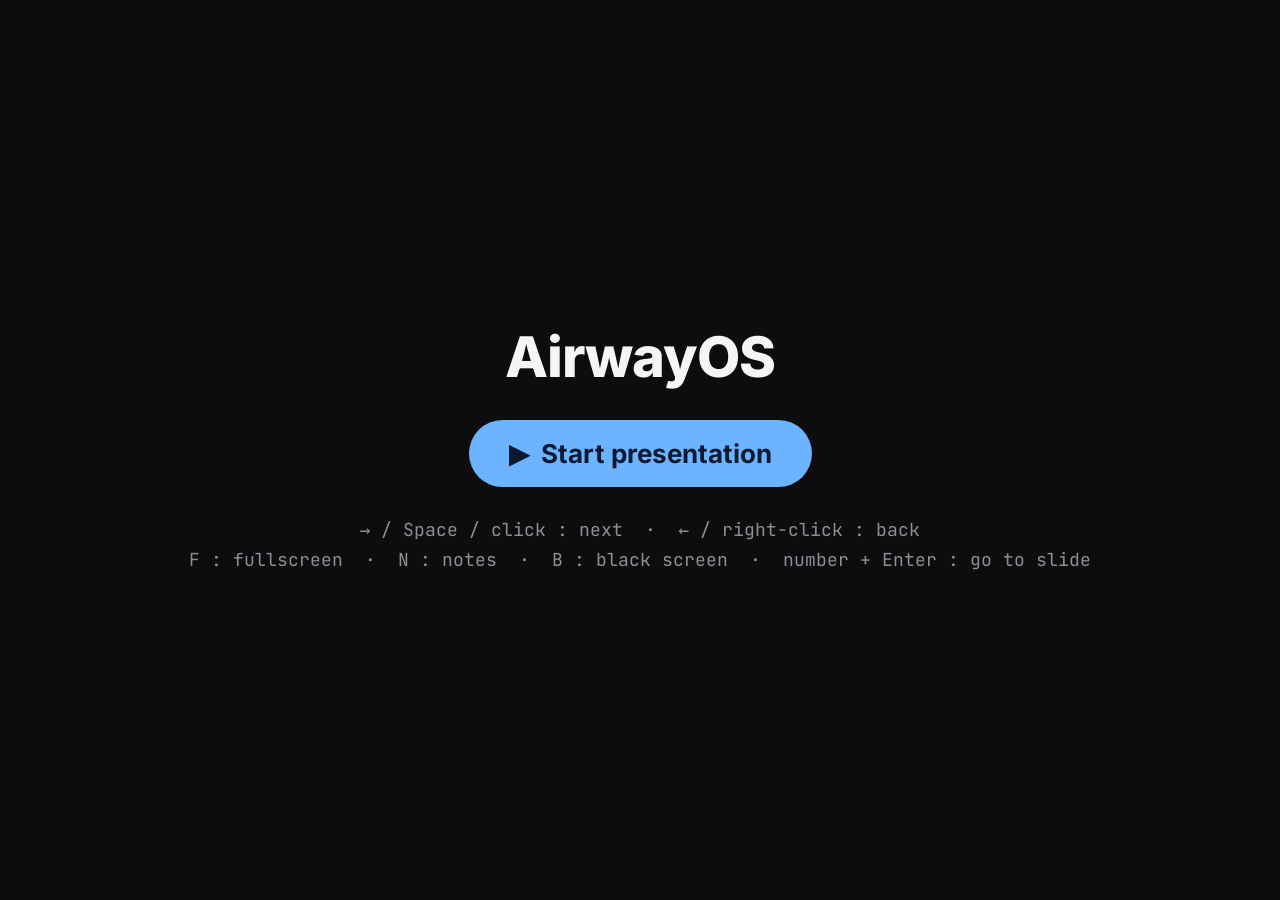
<file: airwayos/index.html>
<!DOCTYPE html>
<html lang="en"><head><meta charset="utf-8">
<meta http-equiv="Cache-Control" content="no-cache">
<meta name="viewport" content="width=device-width, initial-scale=1">
<title>AirwayOS — Turn over. Sleep easy.</title>
<link rel="icon" href="assets/a3980751247bb381aa5a1e7877397e57.png">
<link rel="stylesheet" href="fonts.css?v=1c31df77">
<style>* { margin: 0 }
html, body { height: 100%; background: #000; overflow: hidden }
body { font: 32px/1.2 'Inter', sans-serif; -webkit-font-smoothing: antialiased }
#stage { position: fixed; left: 50%; top: 50%; width: 1920px; height: 1080px; transform-origin: 50% 50%; background:#000 }
#stage > section { position: absolute !important; left: 0 !important; top: 0 !important; width: 1920px !important; height: 1080px !important; overflow: hidden !important; box-sizing: border-box !important; isolation: isolate; display: none; margin: 0 !important }
#stage > section.on { display: block; z-index: 2 }
#stage > section.on.fadein { animation: slide-in 380ms ease-out both }
#stage > section.out { display: block; z-index: 1 }
@keyframes slide-in { from { opacity: 0 } to { opacity: 1 } }
aside, noscript { display: none !important }
h1 { font-size: 96px; font-weight: 600 }
h2 { font-size: 64px; font-weight: 600 }
h3 { font-size: 44px; font-weight: 600 }
p, li, h1, h2, h3, td, th { overflow-wrap: break-word; text-wrap: pretty }
table { width: 100%; border-collapse: separate; border-spacing: 0; border: solid #0003; border-width: 2px 0 0 2px }
th, td { padding: .35em .6em; text-align: left; border: solid #0003; border-width: 0 2px 2px 0 }
x-shape, x-icon, x-embed { display: block }
div.pg::before { content: attr(data-n) !important }
video.slide-video { background: #000; display: block }
body.idle, body.idle * { cursor: none !important }
#black { position: fixed; inset: 0; background: #000; z-index: 50; display: none }
body.blackout #black { display: block }
#notes { position: fixed; left: 0; right: 0; bottom: 0; z-index: 40; background: rgba(10,10,12,.92); color: #e5e5ea; font: 22px/1.45 'Inter', sans-serif; padding: 16px 28px 20px; display: none; border-top: 1px solid #333 }
body.shownotes #notes { display: block }
#notes b { color: #6CB4FF; font-weight: 700; margin-right: 12px }
#start { position: fixed; inset: 0; z-index: 60; background: #0d0d10; display: flex; flex-direction: column; align-items: center; justify-content: center; gap: 28px; color: #f5f5f7; font-family: 'Inter', sans-serif; cursor: pointer }
#start h1 { font-size: 56px; font-weight: 800; letter-spacing: -1px }
#start button { font: 700 26px 'Inter', sans-serif; padding: 18px 40px; border-radius: 999px; border: 0; background: #6CB4FF; color: #0b1a30; cursor: pointer }
#start p { font: 18px/1.7 'JetBrains Mono', monospace; color: #8e8e93; text-align: center }
body.started #start { display: none }
#goto { position: fixed; right: 24px; bottom: 20px; z-index: 45; font: 700 28px 'JetBrains Mono', monospace; color: #6CB4FF; background: rgba(0,0,0,.7); padding: 6px 14px; border-radius: 10px; display: none }
.cue { position: absolute; left: 0; right: 0; bottom: 0; z-index: 30; padding: 34px 110px 24px; display: flex; flex-wrap: wrap; justify-content: center; align-items: center; gap: 6px 14px; background: linear-gradient(to top, rgba(6,7,10,.94) 0%, rgba(6,7,10,.86) 62%, rgba(6,7,10,0) 100%); font: 500 27px/1.3 'Inter', sans-serif; color: rgba(245,245,247,.9); letter-spacing: -.2px; pointer-events: none; text-align: center }
.cue span { white-space: nowrap }
.cue b { color: #8EC5FF; font-weight: 700 }
.cue i { font-style: normal; color: #6CB4FF; opacity: .75; font-weight: 400 }
body.nocue .cue { display: none }
#tap { position: fixed; z-index: 45; left: 50%; top: 50%; transform: translate(-50%,-50%); font: 700 24px 'Inter', sans-serif; color: #fff; background: rgba(0,0,0,.75); padding: 16px 28px; border-radius: 999px; display: none }
</style>
<link rel="stylesheet" href="deck.css?v=1c31df77">
</head><body>
<div id="start"><h1>AirwayOS</h1><button id="startbtn">▶&nbsp;&nbsp;Start presentation</button>
<p>→ / Space / click : next &nbsp;·&nbsp; ← / right-click : back<br>F : fullscreen &nbsp;·&nbsp; N : notes &nbsp;·&nbsp; B : black screen &nbsp;·&nbsp; number + Enter : go to slide</p></div>
<div id="stage">
<section id="cover" class="night" data-transition="fade" style="padding:0px; position:relative">
<img src="assets/13d0bb2cba8efdf26457d4ba1dcf59b4.png" alt="Concept render: the thin round white wearable in front of a tilted phone showing the AirwayOS morning report, on a dark background." style="display:block; width:1920px; height:1080px; object-fit:cover">
<div class="rise" style="--i:1; position:absolute; left:128px; top:300px; width:980px; display:flex; align-items:center; gap:30px">
<img src="assets/a3980751247bb381aa5a1e7877397e57.png" alt="AirwayOS logo" style="width:184px; height:120px">
<p style="margin:0; font-size:140px; font-weight:800; letter-spacing:-5px; line-height:1.0; color:#F5F5F7">AirwayOS</p>
</div>
<p class="rise" style="--i:2; position:absolute; left:128px; top:500px; width:980px; margin:0; font-size:64px; font-weight:700; letter-spacing:-1.5px; line-height:1.15; color:#F5F5F7">Turn over. <span style="color:#6CB4FF">Sleep easy.</span></p>
<p style="position:absolute; left:128px; top:640px; width:900px; margin:0; font-size:30px; line-height:1.3; color:#A8A8AE">Jefferey Kim · Founder</p>

</section>
<section id="hook" class="night" data-transition="fade" style="padding:0px; position:relative">
<video class=" slide-video" style="display:block; width:1920px; height:1080px; object-fit:cover" poster="assets/bb722172c076a1e4d2cbca4b7a4666ca.jpg" src="assets/0af6626be2547ff0e33f3a098e051222.mp4" preload="auto" playsinline data-sound="on" aria-label="A woman glares at her partner snoring in bed at night. A sound graph grows across the room: three snores, a long flat silence, then a sudden gasp."></video>
<div style="position:absolute; right:72px; bottom:52px; width:300px; height:44px; display:flex; align-items:center; justify-content:flex-end; gap:12px; opacity:0.9"><img src="assets/a3980751247bb381aa5a1e7877397e57.png" alt="AirwayOS logo" style="width:52px; height:34px"><p style="margin:0; font-size:28px; font-weight:800; letter-spacing:-0.5px; color:#F5F5F7">AirwayOS</p></div>

</section>
<section id="language" class="night foot" data-transition="fade">
<p class="eyebrow">WHAT YOU JUST HEARD</p>
<h2 class="t" style="margin:0px">A man who <ruby>stopped breathing<rt>숨이 멈춘</rt></ruby>.</h2>
<p class="rec" style="position:absolute; left:128px; top:336px; width:600px"><span style="color:#FF6A55">●</span> REC · 2:47 AM</p>
<img src="assets/127fb61fff9e0f4595bc015c03676df3.png" alt="Sound recording of a sleeper: loud snores, then about ten seconds of silence, then a sharp gasp, then quieter breathing" style="position:absolute; left:128px; top:384px; width:1664px; height:360px">
<div class="wipe" style="position:absolute; left:120px; top:380px; width:1680px; height:368px"></div>
<p class="rec fade" style="--d:1300ms; position:absolute; left:859px; top:512px; width:608px; text-align:center; color:#FF9A6A">10 SEC · NO BREATH</p>
<p class="wl fade" style="--d:600ms; left:128px; top:776px; width:700px"><ruby>Snoring<rt>코골이</rt></ruby></p>
<p class="wl hot fade" style="--d:1300ms; left:859px; top:776px; width:560px"><ruby>Silence<rt>무호흡</rt></ruby>: airway blocked</p>
<p class="wl ok fade" style="--d:1900ms; left:1436px; top:776px; width:400px"><ruby>Gasp<rt>헉 (다시 숨)</rt></ruby>: forced to breathe</p>
<p class="lead fade" style="--d:2300ms; position:absolute; left:128px; top:856px; width:1200px; color:#F5F5F7">Again and again, all night long.</p>
<div class="pg" data-n="3"></div>

</section>
<section id="danger" class="night" data-transition="fade" style="padding:0px; position:relative">
<img src="assets/c1083613bfacd1acf42deac3624a5d16.jpg" alt="Three panels: a brain scan with a marked lesion, a tired man at the wheel at night, and a crashed car at a roadside." style="display:block; width:1920px; height:1080px; object-fit:cover">
<p style="position:absolute; left:72px; top:56px; margin:0; font-size:88px; font-weight:900; letter-spacing:-1px; line-height:1.1; color:#F5F5F7">IT’S NOT JUST <span style="background:#E4F07A; color:#141417; padding:0px 18px">NOISE</span></p>
<div style="position:absolute; left:56px; top:690px; width:540px">
<p style="margin:0; font-size:24px; font-weight:700; letter-spacing:4px; color:#E4F07A">BRAIN</p>
<p style="margin:6px 0 0 0; font-size:136px; font-weight:800; letter-spacing:-3px; line-height:1.05; color:#F5F5F7">2×</p>
<p style="margin:10px 0 0 0; font-size:30px; line-height:1.3; color:#C7C7CC"><ruby>stroke<rt>뇌졸중</rt></ruby> risk with serious <ruby>sleep apnea<rt>수면무호흡</rt></ruby></p>
</div>
<div style="position:absolute; left:696px; top:690px; width:540px">
<p style="margin:0; font-size:24px; font-weight:700; letter-spacing:4px; color:#E4F07A">BEHIND THE WHEEL</p>
<p style="margin:6px 0 0 0; font-size:136px; font-weight:800; letter-spacing:-3px; line-height:1.05; color:#F5F5F7">2.4×</p>
<p style="margin:10px 0 0 0; font-size:30px; line-height:1.3; color:#C7C7CC">car crash risk with sleep apnea</p>
</div>
<div style="position:absolute; left:1336px; top:690px; width:540px">
<p style="margin:0; font-size:24px; font-weight:700; letter-spacing:4px; color:#E4F07A">ROAD · USA</p>
<p style="margin:6px 0 0 0; font-size:136px; font-weight:800; letter-spacing:-3px; line-height:1.05; color:#F5F5F7">91,000</p>
<p style="margin:10px 0 0 0; font-size:30px; line-height:1.3; color:#C7C7CC">crashes a year with a <ruby>drowsy driver<rt>졸음운전</rt></ruby>, one every 6 minutes</p>
</div>

</section>
<section id="scale" class="night" data-transition="fade" style="padding:0px; position:relative">
<img src="assets/78b8e167c407a43f113e4dd8a0beb356.jpg" alt="World map centered on the Americas, other continents faint. The United States is covered in 150 dots, each 200,000 people with sleep apnea. Only one dot in five is lit; the rest are dark." style="display:block; width:1920px; height:1080px; object-fit:cover">
<div style="position:absolute; left:72px; top:700px; width:900px">
<p style="margin:0 0 14px 0; font-size:18px; font-weight:700; letter-spacing:4px; line-height:1.3; color:#A8A8AE">1 DOT = 200,000 AMERICANS WITH <ruby>SLEEP APNEA<rt>수면무호흡</rt></ruby></p>
<p style="margin:0; font-size:24px; line-height:1.2; color:#F5F5F7"><span style="display:inline-block; width:16px; height:16px; border-radius:50%; background:#F4F9C4; box-shadow:0 0 0 3px #141417, 0 0 0 5px #E4F07A, 0 0 16px 6px rgba(228,240,122,0.45); margin:0 16px 0 4px; vertical-align:-1px"></span>knows<span style="display:inline-block; width:16px; height:16px; border-radius:50%; background:#6B7078; box-shadow:0 0 0 3px #3E4148; margin:0 16px 0 44px; vertical-align:-1px"></span><span style="color:#A8A8AE">doesn’t know</span></p>
</div>
<p style="position:absolute; left:72px; top:820px; width:900px; margin:0; font-size:64px; font-weight:800; letter-spacing:-1.5px; line-height:1.08; color:#F5F5F7">30 million Americans.<br><span style="font-family:'Instrument Serif', Georgia, 'Times New Roman', serif; font-style:italic; font-weight:400; letter-spacing:0px; font-size:72px; color:#E4F07A">Far more common.</span></p>
<div style="position:absolute; right:72px; top:812px; display:flex; gap:56px">
<div><p style="margin:0; font-size:96px; font-weight:800; letter-spacing:-3px; line-height:1.0; color:#E4F07A">80%</p><p style="margin:14px 0 0 0; font-size:18px; font-weight:600; letter-spacing:4px; line-height:1.4; color:#C7C7CC"><ruby>NEVER DIAGNOSED<rt>진단 안 받음</rt></ruby></p></div>
<div><p style="margin:0; font-size:96px; font-weight:800; letter-spacing:-3px; line-height:1.0; color:#E4F07A">29%</p><p style="margin:14px 0 0 0; font-size:18px; font-weight:600; letter-spacing:4px; line-height:1.4; color:#C7C7CC">SLEEP APART<br>FROM PARTNER</p></div>
<div><p style="margin:0; font-size:96px; font-weight:800; letter-spacing:-3px; line-height:1.0; color:#E4F07A">$170M</p><p style="margin:14px 0 0 0; font-size:18px; font-weight:600; letter-spacing:4px; line-height:1.4; color:#C7C7CC">FIRST TARGET:<br>US <ruby>POSITIONAL THERAPY<rt>체위 치료</rt></ruby></p></div>
</div>

</section>
<section id="measure" class="night" data-transition="magic" style="padding:0px; position:relative">
<img src="assets/38b89c7cb9daad99185b8cfd2a402984.jpg" alt="A woman asleep in a sleep lab, wires taped to her face and head, a recorder on the bed beside her." style="display:block; width:1920px; height:1080px; object-fit:cover">
<div id="fl-t1" class="fl-track" style="left:350px; width:498px"></div>
<div id="fl-t2" class="fl-track" style="left:1016px; width:552px"></div>
<div id="fl-lead" class="fl-seg path fl-draw" style="left:0px; width:128px"></div>
<div id="fl-g1" class="fl-node ghost" style="left:128px"></div>
<div id="fl-g2" class="fl-node ghost" style="left:848px"></div>
<div id="fl-g3" class="fl-node ghost" style="left:1568px"></div>
<div id="fl-n1" class="fl-node bad fl-pop" style="left:128px; --d:700ms"><p class="fl-x">×</p></div>
<p id="fl-l1" class="fl-lab bad" style="left:180px; width:200px">FIND OUT</p>
<p id="fl-l2" class="fl-lab" style="left:900px; width:140px">TREAT</p>
<p id="fl-l3" class="fl-lab" style="left:1620px; width:120px">TURN</p>
<h2 class="t" style="position:absolute; left:128px; top:128px; width:900px; margin:0px">Barrier 1: <ruby>diagnosis<rt>진단</rt></ruby>.</h2>
<div class="bad-rows" style="position:absolute; left:128px; top:300px">
<div class="rise" style="--i:2"><p class="bnum">1 night</p><p class="bcap">in a sleep lab, covered in wires,<br>with a stranger watching</p></div>
<div class="rise" style="--i:3"><p class="bnum">$3,000</p><p class="bcap">on average, without insurance</p></div>
<div class="rise" style="--i:4"><p class="bnum">Up to half</p><p class="bcap">of patients: wrong from a single night</p></div>
</div>
<div style="position:absolute; left:1072px; top:852px; width:720px; box-sizing:border-box; padding:18px 22px; border-radius:14px; background:rgba(17,17,20,0.78)">
<p style="margin:0 0 6px 0;font-weight:700;letter-spacing:4px;line-height:1.2;color:#F5F5F7;font-size:30px" data-fit="grow"><span style="color:#FF6A55">●</span>&#160;&#160;<ruby>IN-LAB SLEEP TEST<rt>수면다원검사</rt></ruby></p>
<p style="margin:0; font-size:24px; line-height:1.3; color:#C7C7CC">polysomnography · wires on the head, face and chest</p>
</div>
<div class="pg" data-n="6"></div>

</section>
<section id="prevent" class="night foot" data-transition="magic">
<div id="fl-t1" class="fl-track" style="left:350px; width:498px"></div>
<div id="fl-t2" class="fl-track" style="left:1016px; width:552px"></div>
<div id="fl-lead" class="fl-seg path" style="left:0px; width:128px"></div>
<div id="fl-s1" class="fl-seg path fl-draw" style="left:350px; width:498px; --d:200ms"></div>
<div id="fl-g1" class="fl-node ghost" style="left:128px"></div>
<div id="fl-g2" class="fl-node ghost" style="left:848px"></div>
<div id="fl-g3" class="fl-node ghost" style="left:1568px"></div>
<div id="fl-n1" class="fl-node bad" style="left:128px"><p class="fl-x">×</p></div>
<div id="fl-n2" class="fl-node bad fl-pop" style="left:848px; --d:950ms"><p class="fl-x">×</p></div>
<p id="fl-l1" class="fl-lab bad" style="left:180px; width:200px">FIND OUT</p>
<p id="fl-l2" class="fl-lab bad" style="left:900px; width:140px">TREAT</p>
<p id="fl-l3" class="fl-lab" style="left:1620px; width:120px">TURN</p>
<h2 class="t" style="margin:0 0 48px 0">Barrier 2: <ruby>treatment<rt>치료</rt></ruby>.</h2>
<div class="bcards">
<div class="bcard rise" style="--i:2"><img class="bimg" src="assets/3f2abb587b76d3ebbc4d281d764a41d4.jpg" alt="A woman lies in bed at night wearing a CPAP mask over her nose and mouth."><p class="bnum2">$600+</p><p class="bcap">for a <ruby>CPAP<rt>양압기</rt></ruby> machine,<br>worn every single night</p></div>
<div class="bcard rise" style="--i:3"><img class="bimg" src="assets/b69ae0afd919f404e3ba0f7066e6bb98.jpg" alt="A tired man in bed rubs his forehead, holding his CPAP mask away from his face."><p class="bnum2">1 in 3</p><p class="bcap">don’t use it enough</p></div>
<div class="bcard rise" style="--i:4"><img class="bimg" src="assets/21de97e1526f8635d8a18021e0229336.jpg" alt="Medical illustration: a needle tool reaches into the soft palate at the back of the mouth."><p class="bnum2">$30,000+</p><p class="bcap">for surgery.<br>Not for everyone.</p></div>
</div>
<div class="pg" data-n="7"></div>

</section>
<section id="position" class="night foot" data-transition="magic">
<div id="fl-t1" class="fl-track" style="left:350px; width:498px"></div>
<div id="fl-t2" class="fl-track" style="left:1016px; width:552px"></div>
<div id="fl-lead" class="fl-seg path" style="left:0px; width:128px"></div>
<div id="fl-s1" class="fl-seg path" style="left:350px; width:498px"></div>
<div id="fl-s2" class="fl-seg good fl-draw" style="left:1016px; width:330px; --d:300ms"></div>
<div id="fl-g1" class="fl-node ghost" style="left:128px"></div>
<div id="fl-g2" class="fl-node ghost" style="left:848px"></div>
<div id="fl-g3" class="fl-node ghost" style="left:1568px"></div>
<div id="fl-n1" class="fl-node bad" style="left:128px"><p class="fl-x">×</p></div>
<div id="fl-n2" class="fl-node bad" style="left:848px"><p class="fl-x">×</p></div>
<p id="fl-l1" class="fl-lab bad" style="left:180px; width:200px">FIND OUT</p>
<p id="fl-l2" class="fl-lab bad" style="left:900px; width:140px">TREAT</p>
<p id="fl-l3" class="fl-lab" style="left:1620px; width:120px">TURN</p>
<h2 class="t" style="margin:0 0 14px 0">For more than half, it’s how they sleep.</h2>
<p style="margin:0 0 28px 0; font-size:32px; font-weight:500; line-height:1.3; color:#6CB4FF">The good news: many may not need a mask or surgery.</p>
<div style="display:flex; gap:64px">
<div class="rise" style="--i:2; position:relative; width:800px; height:570px; border-radius:24px; overflow:hidden">
<img src="assets/2b9a142e3fbb93cbf6c38c3b97d96286.jpg" alt="A man sleeps on his back. Zoomed in: his tongue falls back and the airway in his throat narrows; a wavy line shows snoring." style="display:block; width:800px; height:570px; object-fit:cover">
<p style="position:absolute; left:40px; top:28px; width:400px; margin:0; font-size:24px; font-weight:700; letter-spacing:4px; line-height:1.2; color:#E5483A">ON YOUR BACK</p>
<p style="position:absolute; left:40px; top:272px; width:360px; margin:0; font-size:64px; font-weight:800; letter-spacing:-2px; line-height:1.0; color:#E5483A">Narrow</p>
<p style="position:absolute; left:40px; top:352px; width:360px; margin:0; font-size:28px; line-height:1.35; color:#3A3A3C">The tongue falls back and blocks the airway.</p>
</div>
<div class="rise" style="--i:3; position:relative; width:800px; height:570px; border-radius:24px; overflow:hidden">
<img src="assets/71d10cda203ca57a0b09cf071f00f4a1.jpg" alt="A man sleeps on his side. Zoomed in: the airway in his throat stays open." style="display:block; width:800px; height:570px; object-fit:cover">
<p style="position:absolute; left:40px; top:28px; width:400px; margin:0; font-size:24px; font-weight:700; letter-spacing:4px; line-height:1.2; color:#0066CC">ON YOUR SIDE</p>
<p style="position:absolute; left:40px; top:272px; width:360px; margin:0; font-size:64px; font-weight:800; letter-spacing:-2px; line-height:1.0; color:#0066CC">Open</p>
<p style="position:absolute; left:40px; top:352px; width:360px; margin:0; font-size:28px; line-height:1.35; color:#3A3A3C">The airway stays open.</p>
<p style="position:absolute; left:40px; top:440px; width:360px; margin:0; font-size:28px; font-weight:700; line-height:1.35; color:#0066CC">−54% breathing problems</p>
</div>
</div>
<p style="margin:30px 0 0 0; font-size:40px; font-weight:700; letter-spacing:-0.5px; line-height:1.2; color:#F5F5F7">The catch? You can’t control your position in your sleep.</p>
<div class="pg" data-n="8"></div>

</section>
<section id="turn" class="night" data-transition="fade" style="padding:0px; position:relative">
<img src="assets/9dc25377728f1ca6f276ec11cd5d4d19.png" alt="Concept render: a thin, round white wearable with a small blue light, on a clear round skin patch, lit dramatically on a dark background." style="display:block; width:1920px; height:1080px; object-fit:cover">
<div id="fl-t1" class="fl-track" style="left:350px; width:498px"></div>
<div id="fl-t2" class="fl-track" style="left:1016px; width:552px"></div>
<div id="fl-lead" class="fl-seg path" style="left:0px; width:128px"></div>
<div id="fl-s1" class="fl-seg path" style="left:350px; width:498px"></div>
<div id="fl-s2" class="fl-seg good" style="left:1016px; width:552px"></div>
<div id="fl-g1" class="fl-node ghost" style="left:128px"></div>
<div id="fl-g2" class="fl-node ghost" style="left:848px"></div>
<div id="fl-g3" class="fl-node ghost" style="left:1568px"></div>
<div id="fl-n1" class="fl-node bad" style="left:128px"><p class="fl-x">×</p></div>
<div id="fl-n2" class="fl-node bad" style="left:848px"><p class="fl-x">×</p></div>
<div id="fl-n3" class="fl-node good fl-pop" style="left:1568px; --d:700ms"><p class="fl-x">✓</p></div>
<p id="fl-l1" class="fl-lab bad" style="left:180px; width:200px">FIND OUT</p>
<p id="fl-l2" class="fl-lab bad" style="left:900px; width:140px">TREAT</p>
<p id="fl-l3" class="fl-lab good" style="left:1620px; width:120px">TURN</p>
<img class="rise" src="assets/a3980751247bb381aa5a1e7877397e57.png" alt="AirwayOS logo" style="--i:1; position:absolute; left:128px; top:186px; width:138px; height:90px">
<p class="rise" style="--i:1; position:absolute; left:290px; top:170px; width:800px; margin:0; font-size:120px; font-weight:300; letter-spacing:-3px; line-height:1.0; color:#F5F5F7">AirwayOS</p>
<p class="rise" style="--i:2; position:absolute; left:116px; top:290px; width:1000px; margin:0; font-size:136px; font-weight:800; font-style:italic; letter-spacing:-5px; line-height:1.05; color:#F5F5F7">Sleep Patch.</p>
<p class="rise" style="--i:3; position:absolute; left:128px; top:452px; width:900px; margin:0; font-size:36px; font-weight:500; line-height:1.25; color:#C7C7CC">So we built this: <b style="color:#F5F5F7">a thin patch for your shoulder.</b></p>
<div class="steps9 rise" style="--i:4; position:absolute; left:128px; top:548px; width:900px">
<div class="st9"><p class="st9n">1</p><svg width="44" height="44" viewBox="0 0 44 44" aria-label="sound wave icon"><path d="M6 22v0M12 16v12M18 10v24M24 14v16M30 8v28M36 17v10" stroke="#6CB4FF" stroke-width="2.4" fill="none" stroke-linecap="round" stroke-linejoin="round"/></svg><div><p class="st9t">Your phone <b>listens for snoring.</b></p></div></div>
<div class="st9"><p class="st9n">2</p><svg width="44" height="44" viewBox="0 0 44 44" aria-label="lying on the back icon"><path d="M6 26c4-7 28-7 32 0" stroke="#6CB4FF" stroke-width="2.4" fill="none" stroke-linecap="round" stroke-linejoin="round"/><path d="M4 30h36" stroke="#6CB4FF" stroke-width="2.4" fill="none" stroke-linecap="round" stroke-linejoin="round"/></svg><div><p class="st9t">The patch <b>senses when you’re on your back.</b></p></div></div>
<div class="st9"><p class="st9n">3</p><svg width="44" height="44" viewBox="0 0 44 44" aria-label="vibration icon"><circle cx="22" cy="22" r="5" stroke="#6CB4FF" stroke-width="2.4" fill="none" stroke-linecap="round" stroke-linejoin="round"/><path d="M12 14a13 13 0 0 0 0 16M32 14a13 13 0 0 1 0 16M6 9a21 21 0 0 0 0 26M38 9a21 21 0 0 1 0 26" stroke="#6CB4FF" stroke-width="2.4" fill="none" stroke-linecap="round" stroke-linejoin="round"/></svg><div><p class="st9t">Both? <b>Only then</b>, a <ruby>gentle buzz<rt>약한 진동</rt></ruby>.</p></div></div>
<div class="st9"><p class="st9n">4</p><svg width="44" height="44" viewBox="0 0 44 44" aria-label="roll over icon"><path d="M34 16a13 13 0 1 0 2 9" stroke="#6CB4FF" stroke-width="2.4" fill="none" stroke-linecap="round" stroke-linejoin="round"/><path d="M35 8v8h-8" stroke="#6CB4FF" stroke-width="2.4" fill="none" stroke-linecap="round" stroke-linejoin="round"/></svg><div><p class="st9t">You <b>roll over</b> and keep sleeping.</p></div></div>
</div>

</section>
<section id="learns" class="night foot" data-transition="fade">
<img src="assets/6a381d5c2439d937c87b95c9b4603dc9.png" alt="" style="position:absolute; left:1100px; top:0px; width:820px; height:1080px">
<p class="eyebrow">NEW VALUE</p>
<h2 class="t">It learns you.</h2>
<div class="row" style="gap:56px; align-items:center; position:relative">
<div class="col" style="flex:1; gap:20px">
<div class="stepc rise" style="--i:0"><p class="sn">1</p><div><p class="sk">WEEK 1</p><p class="st2">Only measures. Builds your <ruby>baseline<rt>기준치</rt></ruby>.</p></div></div>
<div class="stepc hl rise" style="--i:1"><p class="sn">2</p><div><p class="sk">WEEK 2+</p><p class="st2">Finds the softest <ruby>buzz<rt>진동</rt></ruby> that still works.</p></div></div>
<div class="stepc rise" style="--i:2"><p class="sn">3</p><div><p class="sk">EVERY MORNING</p><p class="st2">Shows the proof: buzzes, turns, less snoring.</p></div></div>
<div class="strip" style="margin-top:8px"><p class="stript">Watches and apps report the problem tomorrow. Our patch acts on it tonight.</p></div>
</div>
<div class="col" style="gap:10px; align-items:center"><img class="rise" style="--i:3; width:311px; height:650px; object-fit:contain" src="assets/0324aff02ce23f9c597ee7ba172e995b.png" alt="App screen, morning report: a timeline of last night shows short snoring bursts while on the back, each ended by a buzz and a turn to the side; quiet score 82, 6 buzzes, turned over 5 of 6; softest buzz level 2 of 5."></div>
</div>
<div class="pg" data-n="10"></div>

</section>
<section id="demo" class="night foot" data-transition="fade">
<p class="eyebrow">DEMO</p>
<h2 class="t" style="margin:0 0 40px 0">One night, one soft buzz.</h2>
<div class="row" style="gap:64px; align-items:flex-start">
<video class="dm rise slide-video" style="--i:0" poster="assets/eb4e95fde61d80b6d53f2339088b9a83.jpg" src="assets/434bfd63821ef00a550355eec41e9b22.mp4" preload="auto" playsinline muted loop data-sound="off" aria-label="Concept video: a man puts the patch on his shoulder, sleeps on his back and snores, feels a soft buzz, rolls to his side, and his partner falls asleep."></video>
<div class="dms" style="width:480px; gap:18px; padding:0px">
<div class="dmt-row rise" style="--i:1"><img class="dmth" src="assets/8673550debc833f525b0c69405b59547.jpg" alt="Scene: he puts the patch on the back of his shoulder"><div><p class="dmt">0:00</p><p class="dml2">Patch on</p></div></div>
<div class="dmt-row rise" style="--i:2"><img class="dmth hot" src="assets/b9c651517ce973c57bbcc7d8ecf80312.jpg" alt="Scene: he snores on his back while his partner covers her ear"><div><p class="dmt">0:01</p><p class="dml2 hot">On his back. Snoring.</p></div></div>
<div class="dmt-row rise" style="--i:3"><img class="dmth ok" src="assets/45e27f32224626c1178a37a67b591bb9.jpg" alt="Scene: a soft blue glow under his shoulder as the patch buzzes"><div><p class="dmt">0:04</p><p class="dml2 ok">Gentle buzz</p></div></div>
<div class="dmt-row rise" style="--i:4"><img class="dmth ok" src="assets/395ee482bbdd96dd3e5a17b109dc704a.jpg" alt="Scene: he rolls onto his side, still asleep"><div><p class="dmt">0:05</p><p class="dml2 ok">Rolls over</p></div></div>
<div class="dmt-row rise" style="--i:5"><img class="dmth" src="assets/68fd1e06dc16d3e95cdb2157174dcb26.jpg" alt="Scene: both asleep, his partner relaxed"><div><p class="dmt">0:10</p><p class="dml2">Snoring stops. Still asleep.</p></div></div>
</div>
</div>
<div class="pg" data-n="11"></div>

</section>
<section id="compete" class="night foot" data-transition="fade">
<p class="eyebrow">COMPETITIVE ADVANTAGE</p>
<h2 class="t" style="margin:0 0 40px 0">Easy and effective, every night.</h2>
<div class="qd">
<div class="qz fade" style="--d:900ms"></div>
<div class="qx"></div>
<div class="qy"></div>
<p class="qax" style="left:20px;top:10px;width:560px;text-align:right;transform:translate(-608px, -10px)">↑&nbsp;<br>WORKS<br>(REAL-LIFE<br>EFFECT)</p>
<p class="qax" style="left:1060px;top:536px;width:480px;text-align:right;transform:translate(20px, 64px)">EASY TO USE EVERY NIGHT →</p>
<p class="qax go fade" style="--d:900ms; left:1240px; top:16px; width:300px; text-align:right">OUR TARGET</p>
<p class="qdot" style="--d:150ms; left:125px; top:190px"><ruby>Surgery<rt>수술</rt></ruby></p>
<p class="qdot" style="--d:250ms; left:245px; top:262px"><ruby>CPAP mask<rt>양압기</rt></ruby></p>
<p class="qdot" style="--d:350ms; left:470px; top:150px"><ruby>Dental device<rt>구강 장치</rt></ruby></p>
<p class="qdot" style="--d:450ms; left:735px; top:95px"><ruby>Prescription trainers<rt>처방 자세교정기</rt></ruby></p>
<p class="qdot" style="--d:550ms; left:990px; top:345px">Smart pillows</p>
<p class="qdot" style="--d:650ms; left:1320px; top:470px">Apps &amp; watches</p>
<p class="qdot" style="--d:750ms; left:190px; top:500px">Live with it</p>
<div class="qus" style="left:1290px; top:150px"><img src="assets/a3980751247bb381aa5a1e7877397e57.png" alt="AirwayOS logo" style="width:62px; height:40px"><p class="qust">AirwayOS</p></div>
</div>
<div class="pg" data-n="12"></div>

</section>
<section id="model" class="night foot" data-transition="fade">
<p class="eyebrow">BUSINESS MODEL</p>
<h2 class="t" style="margin:0 0 40px 0">Our business model is straightforward.</h2>
<div class="bm">
<div class="bmt hl rise" style="--i:1; width:900px">
<img class="bmi" src="assets/0fd5cebf9d3d6cab7a17c37f1cf98726.png" alt="Concept render: the round patch device with two spare pads">
<p class="bmk">① THE KIT</p>
<p class="bmh">₩99,000 <span class="bmu">~$69</span></p>
<p class="bmc">with a one-week trial</p>
</div>
<p class="bma">→</p>
<div class="bmt rise" style="--i:2; width:716px">
<img class="bmi" src="assets/ccc90ad29fcb6c90293ca691762c6ebf.png" alt="Concept render: a fan of refill pads">
<p class="bmk">② THEN</p>
<p class="bmh">₩4,900<span class="bmu"> / month</span></p>
<p class="bmc">for replacement pads</p>
</div>
</div>
<p class="uek" style="margin-top:44px">③ WITH A 55% <ruby>GROSS MARGIN<rt>매출총이익</rt></ruby> · PER KIT</p>
<div class="ueb">
<div class="ues dev" style="width:421px; --d:500ms"><p class="uel">DEVICE</p><p class="uev">₩25,000</p></div>
<div class="ues ops" style="width:336px; --d:800ms"><p class="uel">FEES &amp; SHIPPING</p><p class="uev">₩20,000</p></div>
<div class="ues con" style="width:907px; --d:1100ms"><p class="uel">GROSS MARGIN · 55%</p><p class="uev">₩54,000</p></div>
</div>
<div class="cac rise" style="--i:14">
<div class="cacb"><p class="cact"><ruby>CUSTOMER COST<rt>고객 획득 비용</rt></ruby> ≤ ₩25,000</p></div>
<p class="cacr">✓ The very first sale pays it back</p>
</div>
<div class="pg" data-n="13"></div>

</section>
<section id="team" class="night" data-transition="fade" style="padding:0px; position:relative">
<img src="assets/52fb4ccf1f563e7bfe0ec479efceac2a.jpg" alt="Jefferey Kim pitching on stage at MIT Global Startup Workshop 2026." style="display:block; width:1920px; height:1080px; object-fit:cover">
<p style="position:absolute;left:128px;top:100px;width:600px;margin:0;font-weight:700;letter-spacing:4px;color:#E4F07A;font-size:30px">WHY ME</p>
<p class="rise" style="--i:1; position:absolute; left:128px; top:140px; width:820px; margin:0; font-size:60px; font-weight:800; letter-spacing:-1.5px; line-height:1.1; color:#F5F5F7">I live with this problem.<br>I build products people use.</p>
<p style="position:absolute; left:128px; top:292px; width:700px; margin:0; font-size:28px; line-height:1.3; color:#C7C7CC">Jefferey Kim · Mobile Engineering, KNU</p>
<p class="rise" style="--i:2; position:absolute; left:128px; top:346px; width:820px; margin:0; font-family:'JetBrains Mono', monospace; font-size:24px; letter-spacing:2px; line-height:1.2; color:#E4F07A">⚙&#160;&#160;BUILT PROTOTYPE v0.1 MYSELF · OCT 2026</p>
<div class="rise" style="--i:2; position:absolute; left:128px; top:430px; width:640px">
<p style="margin:0; font-family:'JetBrains Mono', monospace; font-size:24px; letter-spacing:3px; line-height:1.2; color:#E4F07A">↗&#160;&#160;PITCHED AND WON AT</p>
<div style="display:flex; gap:36px; align-items:center; margin-top:18px">
<img src="assets/9555d60319b232aa9dafc891c6e997be.png" alt="MIT" style="width:75px; height:46px">
<img src="assets/4173dab122177bd8229b2b453dae65f6.png" alt="Samsung Galaxy" style="width:106px; height:46px">
<img src="assets/0c1eb823348bc1be3b5f927eecb851b1.png" alt="UC Berkeley" style="width:149px; height:46px">
<img src="assets/41471f2a6409f170d746118ccca67db5.png" alt="VoiceOS" style="width:163px; height:34px">
</div>
<div style="margin-top:44px"><p style="margin:0; font-family:'JetBrains Mono', monospace; font-size:24px; letter-spacing:3px; line-height:1.2; color:#E4F07A">◎&#160;&#160;DESIGN REVIEWED BY</p></div>
<p style="margin:12px 0 0 0; font-size:36px; font-weight:800; line-height:1.2; color:#F5F5F7">Sleep researcher · KNU Hospital</p>
</div>
<div class="rise" style="--i:3; position:absolute; left:128px; top:822px; width:1664px; display:grid; grid-template-columns:repeat(6, 1fr); column-gap:16px">
<div style="display:flex; flex-direction:column; align-items:center; text-align:center"><svg width="40" height="40" viewBox="0 0 40 40" aria-label="trophy icon"><path d="M12 6h16v8a8 8 0 0 1-16 0zM12 9H6v2a6 6 0 0 0 6 6M28 9h6v2a6 6 0 0 1-6 6M20 22v6M14 34h12M16 28h8v6h-8z" fill="none" stroke="#E4F07A" stroke-width="2.2" stroke-linejoin="round" stroke-linecap="round"/></svg><div style="height:62px; display:flex; flex-direction:column; justify-content:flex-end; margin-top:10px"><p style="margin:0; font-size:26px; font-weight:800; line-height:1.15; color:#F5F5F7">MIT GSW</p></div><p style="margin:8px 0 0 0; font-family:'JetBrains Mono', monospace; font-size:24px; letter-spacing:1px; line-height:1.2; color:#A8A8AE">2ND · 2026</p></div>
<div style="display:flex; flex-direction:column; align-items:center; text-align:center"><svg width="40" height="40" viewBox="0 0 40 40" aria-label="trophy icon"><path d="M12 6h16v8a8 8 0 0 1-16 0zM12 9H6v2a6 6 0 0 0 6 6M28 9h6v2a6 6 0 0 1-6 6M20 22v6M14 34h12M16 28h8v6h-8z" fill="none" stroke="#E4F07A" stroke-width="2.2" stroke-linejoin="round" stroke-linecap="round"/></svg><div style="height:62px; display:flex; flex-direction:column; justify-content:flex-end; margin-top:10px"><p style="margin:0; font-size:26px; font-weight:800; line-height:1.15; color:#F5F5F7">GALAXY<br>IDEATHON</p></div><p style="margin:8px 0 0 0; font-family:'JetBrains Mono', monospace; font-size:24px; letter-spacing:1px; line-height:1.2; color:#A8A8AE">2ND · SAMSUNG</p></div>
<div style="display:flex; flex-direction:column; align-items:center; text-align:center"><svg width="40" height="40" viewBox="0 0 40 40" aria-label="trophy icon"><path d="M12 6h16v8a8 8 0 0 1-16 0zM12 9H6v2a6 6 0 0 0 6 6M28 9h6v2a6 6 0 0 1-6 6M20 22v6M14 34h12M16 28h8v6h-8z" fill="none" stroke="#E4F07A" stroke-width="2.2" stroke-linejoin="round" stroke-linecap="round"/></svg><div style="height:62px; display:flex; flex-direction:column; justify-content:flex-end; margin-top:10px"><p style="margin:0; font-size:26px; font-weight:800; line-height:1.15; color:#F5F5F7">VOICEOS<br>HACKATHON</p></div><p style="margin:8px 0 0 0; font-family:'JetBrains Mono', monospace; font-size:24px; letter-spacing:1px; line-height:1.2; color:#A8A8AE">3RD · SF 2026</p></div>
<div style="display:flex; flex-direction:column; align-items:center; text-align:center"><svg width="40" height="40" viewBox="0 0 40 40" aria-label="trophy icon"><path d="M12 6h16v8a8 8 0 0 1-16 0zM12 9H6v2a6 6 0 0 0 6 6M28 9h6v2a6 6 0 0 1-6 6M20 22v6M14 34h12M16 28h8v6h-8z" fill="none" stroke="#E4F07A" stroke-width="2.2" stroke-linejoin="round" stroke-linecap="round"/></svg><div style="height:62px; display:flex; flex-direction:column; justify-content:flex-end; margin-top:10px"><p style="margin:0; font-size:26px; font-weight:800; line-height:1.15; color:#F5F5F7">MO:DEX<br>APP CONTEST</p></div><p style="margin:8px 0 0 0; font-family:'JetBrains Mono', monospace; font-size:24px; letter-spacing:1px; line-height:1.2; color:#A8A8AE">1ST · KNU</p></div>
<div style="display:flex; flex-direction:column; align-items:center; text-align:center"><svg width="40" height="40" viewBox="0 0 40 40" aria-label="trophy icon"><path d="M12 6h16v8a8 8 0 0 1-16 0zM12 9H6v2a6 6 0 0 0 6 6M28 9h6v2a6 6 0 0 1-6 6M20 22v6M14 34h12M16 28h8v6h-8z" fill="none" stroke="#E4F07A" stroke-width="2.2" stroke-linejoin="round" stroke-linecap="round"/></svg><div style="height:62px; display:flex; flex-direction:column; justify-content:flex-end; margin-top:10px"><p style="margin:0; font-size:26px; font-weight:800; line-height:1.15; color:#F5F5F7">AI WORKFLOW<br>HACKATHON</p></div><p style="margin:8px 0 0 0; font-family:'JetBrains Mono', monospace; font-size:24px; letter-spacing:1px; line-height:1.2; color:#A8A8AE">GRAND PRIZE</p></div>
<div style="display:flex; flex-direction:column; align-items:center; text-align:center"><svg width="40" height="40" viewBox="0 0 40 40" aria-label="graduation cap icon"><path d="M3 15 20 8l17 7-17 7zM10 18v8c3 3 17 3 20 0v-8M35 16v9" fill="none" stroke="#E4F07A" stroke-width="2.2" stroke-linejoin="round" stroke-linecap="round"/></svg><div style="height:62px; display:flex; flex-direction:column; justify-content:flex-end; margin-top:10px"><p style="margin:0; font-size:26px; font-weight:800; line-height:1.15; color:#F5F5F7">UC BERKELEY</p></div><p style="margin:8px 0 0 0; font-family:'JetBrains Mono', monospace; font-size:24px; letter-spacing:1px; line-height:1.2; color:#A8A8AE">SUMMER 2026</p></div>
</div>

</section>
<section id="sv" class="night foot" data-transition="fade" style="padding:0px; position:relative">
<img src="assets/69895ad92e928ca3d58c5f10ebeb0bbc.jpg" alt="Dotted map of the San Francisco Bay Area, with San Francisco and Stanford lit in blue." style="display:block; width:1920px; height:1080px; object-fit:cover">
<p class="eyebrow" style="position:absolute; left:128px; top:128px; width:900px; margin:0">IN SILICON VALLEY · JANUARY 2027</p>
<h2 class="t" style="position:absolute; left:128px; top:176px; width:900px; margin:0">Not a trip. A test.</h2>
<p class="rise" style="--i:0; position:absolute; left:128px; top:278px; width:780px; margin:0; font-size:28px; line-height:1.3; color:#A8A8AE"><b style="color:#F5F5F7">In Silicon Valley, I’ll <ruby>validate<rt>검증</rt></ruby> three things.</b></p>
<div class="col" style="position:absolute; left:128px; top:370px; width:820px; gap:32px">
<div class="svr rise" style="--i:1"><p class="svn">01</p><div><p class="svh">Will Americans pay? $69 or $89?</p><p class="svc">Waitlist page + survey of 100 people</p></div></div>
<div class="svr rise" style="--i:2"><p class="svn">02</p><div><p class="svh">How do sleep doctors see it?</p><p class="svc">Already reached out to Stanford and UCSF</p></div></div>
<div class="svr rise" style="--i:3"><p class="svn">03</p><div><p class="svh">Which partners can help us sell?</p><p class="svc">5 VCs · 3 medical equipment suppliers</p></div></div>
</div>
<div class="pin" style="left:1259px; top:360px; --d:700ms"></div>
<p class="pinl rise" style="--i:7; left:1040px; top:300px; width:186px; text-align:right">UCSF <span>02</span></p>
<div class="pin" style="left:1498px; top:711px; --d:900ms"></div>
<p class="pinl rise" style="--i:8; left:1540px; top:700px; width:236px">STANFORD <span>02</span></p>
<p class="pinl rise" style="--i:6; left:1484px; top:150px; width:300px; color:#8E8E93; font-weight:400">SAN FRANCISCO BAY</p>
<div class="rd-track" style="left:140px; width:1640px"></div>
<div class="rd-seg" style="left:140px; width:540px; --d:1100ms"></div>
<div class="rd-node on" style="left:128px"></div>
<div class="rd-node" style="left:668px"></div>
<div class="rd-node" style="left:1208px"></div>
<div class="rd-node" style="left:1748px"></div>
<p class="rdl on" style="left:128px; width:460px">NOW · VALIDATE IN KOREA</p>
<p class="rdl" style="left:668px; width:460px">2027 · US WELLNESS LAUNCH</p>
<p class="rdl" style="left:1208px; width:300px">FDA 510(k)</p>
<p class="rdl" style="left:1492px; width:280px; text-align:right">MEDICARE</p>
<div class="pg" data-n="15"></div>

</section>
<section id="close" class="night" data-transition="fade" style="padding:0px; position:relative">
<img src="assets/db1482350e6b812cde4dcf14d8e4c796.jpg" alt="Illustration: a person sleeps peacefully on their side under a starry night sky, a small patch on their upper back." style="display:block; width:1920px; height:1080px; object-fit:cover">
<div class="rise" style="--i:0; position:absolute; left:128px; top:236px; width:600px; display:flex; align-items:center; gap:16px">
<img src="assets/a3980751247bb381aa5a1e7877397e57.png" alt="AirwayOS logo" style="width:86px; height:56px">
<p style="margin:0; font-size:44px; font-weight:800; letter-spacing:-1px; line-height:1.0; color:#F5F5F7">AirwayOS</p>
</div>
<p class="rise" style="--i:1; position:absolute; left:128px; top:330px; width:900px; margin:0; font-size:120px; font-weight:800; letter-spacing:-4px; line-height:1.02; color:#F5F5F7">Turn over.<br><span style="color:#6CB4FF">Sleep easy.</span></p>
<p class="rise" style="--i:2; position:absolute; left:128px; top:620px; width:760px; margin:0; font-size:34px; line-height:1.35; color:#D0D2E0">No one should have to choose between sleeping well and sleeping together.</p>

</section>
<section id="bk-customer" class="night foot" data-transition="fade">
<p class="eyebrow">APPENDIX · FIRST CUSTOMER &amp; MARKET</p>
<h2 class="t">First customer: back-sleeping snorers in the US.</h2>
<div class="row" style="align-items:stretch">
<div class="card rise" style="--i:0; flex:1">
<p class="tag">WHO</p>
<h3 class="ct">Snores mostly on the back</h3>
<p class="cp">Often the partner is the one who pushes them to act.</p>
</div>
<div class="card rise" style="--i:1; flex:1">
<p class="tag">WHERE THEY ARE</p>
<h3 class="ct">Not ready for a lab or CPAP</h3>
<p class="cp">They want something easy that works tonight.</p>
</div>
<div class="card hl rise" style="--i:2; flex:1">
<p class="tag">FIRST MARKET</p>
<h3 class="ct">$170M</h3>
<p class="cp">US positional therapy. 30M Americans have sleep apnea; 80% are undiagnosed.</p>
</div>
</div>
<p class="src">Market: Coherent MI, DelveInsight, SNS Insider (2025). Prevalence and undiagnosed share as on slide 5.</p>
<div class="pg" data-n="17"></div>

</section>
<section id="bk-price" class="night foot" data-transition="fade">
<p class="eyebrow">APPENDIX · PRICING</p>
<h2 class="t">$69: low enough to try without a doctor.</h2>
<div class="row" style="align-items:stretch">
<div class="card rise" style="--i:0; flex:1">
<p class="tag">PRESCRIPTION DEVICE</p>
<h3 class="ct">$499</h3>
<p class="cp">Night Shift. Needs a prescription, and you only find out if it suits you after you buy.</p>
</div>
<div class="card hl rise" style="--i:1; flex:1">
<p class="tag">AIRWAYOS KIT</p>
<h3 class="ct">$69 · ₩99,000</h3>
<p class="cp">No prescription. One-week trial. 55% gross margin.</p>
</div>
<div class="card rise" style="--i:2; flex:1">
<p class="tag">NEXT TEST</p>
<h3 class="ct">$69 vs $89</h3>
<p class="cp">Waitlist page and a survey of 100 people in Silicon Valley.</p>
</div>
</div>
<p class="src">Night Shift price: 1800CPAP (Night Shift LE). Margin: slide 13.</p>
<div class="pg" data-n="18"></div>

</section>
<section id="bk-us" class="night foot" data-transition="fade">
<p class="eyebrow">APPENDIX · WHY THE US FIRST</p>
<h2 class="t">Bigger need in the US. Korea is the test bed.</h2>
<div class="row" style="align-items:stretch">
<div class="card hl rise" style="--i:0; flex:1.3">
<p class="tag">US · THE NEED</p>
<h3 class="ct">30M with sleep apnea</h3>
<p class="cp">80% undiagnosed. A sleep test costs about $3,000 without insurance.</p>
</div>
<div class="card rise" style="--i:1; flex:1">
<p class="tag">KOREA · NOW</p>
<h3 class="ct">Build and validate</h3>
<p class="cp">Prototype and first user tests here, at KNU.</p>
</div>
<div class="card rise" style="--i:2; flex:1">
<p class="tag">ROADMAP</p>
<h3 class="ct">2027 US online launch</h3>
<p class="cp">Then FDA 510(k), then Medicare.</p>
</div>
</div>
<p class="src">Sources as on slides 5 and 6.</p>
<div class="pg" data-n="19"></div>

</section>
<section id="bk-sv" class="night foot" data-transition="fade">
<p class="eyebrow">APPENDIX · SILICON VALLEY PLAN · JANUARY 2027</p>
<h2 class="t">Three tests, one decision.</h2>
<table class="cmp">
<tr><th style="width:24%">Question</th><th style="width:44%">How</th><th style="width:32%">With whom</th></tr>
<tr><td>Will Americans pay?</td><td>Waitlist page + survey of 100 people: $69 vs $89</td><td>US consumers</td></tr>
<tr><td>Do doctors see value?</td><td>30-minute interviews</td><td>Sleep medicine at Stanford and UCSF (contacted; in-person follow-up in January)</td></tr>
<tr><td>Who sells it with us?</td><td>Partner meetings</td><td>5 VCs · 3 medical equipment suppliers</td></tr>
<tr class="us"><td>Decision</td><td>People pay and doctors see value → keep building</td><td>If not, we learn exactly why</td></tr>
</table>
<div class="pg" data-n="20"></div>

</section>
<section id="bk-proto" class="night foot" data-transition="fade">
<p class="eyebrow">APPENDIX · BUILD STATUS</p>
<h2 class="t">What's built, and what's next.</h2>
<div class="row" style="align-items:stretch">
<div class="card rise" style="--i:0; flex:1">
<p class="tag">OCT 2026 · DONE</p>
<h3 class="ct">v0.1 phone app</h3>
<p class="cp">Detects snoring and sleeping position. Built myself.</p>
</div>
<div class="card rise" style="--i:1; flex:1">
<p class="tag">DONE</p>
<h3 class="ct">Design review</h3>
<p class="cp">A sleep researcher at KNU Hospital reviewed the design. Concept video made.</p>
</div>
<div class="card hl rise" style="--i:2; flex:1">
<p class="tag">DEC 2026 · NEXT</p>
<h3 class="ct">Patch hardware</h3>
<p class="cp">Off-the-shelf sensor and vibration modules first.</p>
</div>
<div class="card rise" style="--i:3; flex:1">
<p class="tag">JAN 2027 · NEXT</p>
<h3 class="ct">Silicon Valley</h3>
<p class="cp">User, doctor and partner tests. Find a manufacturing partner.</p>
</div>
</div>
<div class="pg" data-n="21"></div>

</section>
<section id="bk-advisors" class="night foot" data-transition="fade">
<p class="eyebrow">APPENDIX · ADVISORS</p>
<h2 class="t">Who has reviewed the idea.</h2>
<div class="row" style="align-items:stretch">
<div class="card rise" style="--i:0; flex:1">
<p class="tag">MEDICAL</p>
<h3 class="ct">Sleep researcher</h3>
<p class="cp">KNU Hospital. Reviewed the device design.</p>
</div>
<div class="card rise" style="--i:1; flex:1">
<p class="tag">IP</p>
<h3 class="ct">Patent attorney</h3>
<p class="cp">Helped shape the idea and what we can protect.</p>
</div>
<div class="card hl rise" style="--i:2; flex:1">
<p class="tag">NEXT</p>
<h3 class="ct">Sleep doctors</h3>
<p class="cp">Stanford and UCSF, in January.</p>
</div>
</div>
<div class="pg" data-n="22"></div>

</section>
<section id="bk-awards" class="night foot" data-transition="fade">
<p class="eyebrow">APPENDIX · TRACK RECORD</p>
<h2 class="t">Built fast. Pitched to real people.</h2>
<table class="cmp">
<tr><th style="width:30%">Award</th><th style="width:42%">Project</th><th style="width:28%">Note</th></tr>
<tr><td>MIT GSW 2026 · 2nd</td><td>NovaFlow: crowd safety; phones talk without a network</td><td>Team</td></tr>
<tr><td>Samsung Galaxy Ideathon · 2nd</td><td>On-device blink detection against eye strain</td><td>Team of 4</td></tr>
<tr><td>VoiceOS Hackathon, SF 2026 · 3rd</td><td>Voice-ordering AI agent (YC-backed host)</td><td>Went alone, built the team on site, gave the final pitch</td></tr>
<tr><td>KNU Mobile App Contest · 1st</td><td>MO:DEX: Android AI hairstyling assistant</td><td>Also Best Innovation</td></tr>
<tr><td>AI Workflow Hackathon · Grand Prize</td><td>Automated receipt checking for student council funds</td><td>Daegu · Ulsan · Gyeongbuk universities, Nov 2026</td></tr>
</table>
<div class="pg" data-n="23"></div>

</section>
<section id="bk-risk" class="night foot" data-transition="fade">
<p class="eyebrow">APPENDIX · KEY RISK</p>
<h2 class="t">The key risk: wearing it every night.</h2>
<div class="row" style="align-items:stretch">
<div class="card rise" style="--i:0; flex:1">
<p class="tag">TEST FIRST</p>
<h3 class="ct">One-week trial</h3>
<p class="cp">Week 1 only measures, so people see their own data before they commit.</p>
</div>
<div class="card rise" style="--i:1; flex:1">
<p class="tag">STAY ASLEEP</p>
<h3 class="ct">Softest buzz that works</h3>
<p class="cp">Only on the back, only while snoring.</p>
</div>
<div class="card hl rise" style="--i:2; flex:1">
<p class="tag">LEARN FAST</p>
<h3 class="ct">Nightly data</h3>
<p class="cp">If people stop wearing it, we see it within days and fix it.</p>
</div>
</div>
<div class="pg" data-n="24"></div>

</section>
<section id="competition" class="night foot" data-transition="fade">
<p class="eyebrow">APPENDIX</p>
<h2 class="t">How we compare.</h2>
<table class="cmp">
<tr><th style="width:18%">Product</th><th style="width:34%">What it does</th><th style="width:14%">Price</th><th style="width:11%">Needs Rx</th><th style="width:12%">Tests you first</th><th style="width:11%">Knows position</th></tr>
<tr><td>Tennis ball</td><td>A ball on your back, all night. Fewer than 1 in 10 still use it after 2.5 years</td><td>Very cheap</td><td>No</td><td>No</td><td>—</td></tr>
<tr><td>Snore wristbands</td><td>Buzz your wrist when they hear snoring</td><td>Low-cost</td><td>No</td><td>No</td><td>No</td></tr>
<tr><td>Smart Nora</td><td>Moves your pillow when it hears snoring</td><td>$399</td><td>No</td><td>No</td><td>No</td></tr>
<tr><td>Night Shift</td><td>Buzzes whenever you’re on your back</td><td>$499</td><td>Yes</td><td>No</td><td>Yes</td></tr>
<tr class="us"><td>AirwayOS</td><td>7-day test, then buzzes only when you snore on your back</td><td>₩99,000 (~$69)</td><td>No</td><td>Yes</td><td>Yes</td></tr>
</table>
<p class="src">Prices: Sleep Foundation (Smart Nora); 1800CPAP (Night Shift LE). Night Shift is FDA-cleared (K140190) for prescription use. Tennis ball: Bignold et al. (2009).</p>
<div class="pg" data-n="25"></div>

</section>
<section id="qa-money" class="night foot" data-transition="fade">
<p class="eyebrow">APPENDIX</p>
<h2 class="t">Will people keep paying? What about refunds?</h2>
<ul class="list">
<li>They don’t have to: the first sale pays back acquisition (₩54,000 contribution vs. ₩25,000 target CAC).</li>
<li>Pads are used up, so the ₩4,900 monthly plan (pads + coaching) has a real reason to stay.</li>
<li>Refunds: 7-day test, refund minus shipping. Still profitable while refunds stay under about 30%. The free app filters who buys, and returned devices are reused.</li>
<li>US on Amazon: $69 − 15% fee − ~$18 device − ~$6 fulfillment ≈ $35 left before ads (~51%).</li>
<li>Market: $1.1–1.8B global, $170M US positional therapy. Goal: 10,000 users in 3 years.</li>
</ul>
<p class="src">Sources: Coherent MI, DelveInsight, SNS Insider (2025); Ravesloot (2017); Amazon referral fees (Beauty, Health &amp; Personal Care); Feedvisor FBA example. Device cost at ₩1,400/$. Pad cost to be confirmed.</p>
<div class="pg" data-n="26"></div>

</section>
<section id="qa-device" class="night foot" data-transition="fade">
<p class="eyebrow">APPENDIX</p>
<h2 class="t">Why on the back of the shoulder?</h2>
<ul class="list">
<li>You only feel it when you lie on your back. On your side, it stays out of the way.</li>
<li>One coin-sized device: motion sensor, buzz motor, Bluetooth, battery. The phone does the listening.</li>
<li>It snaps onto a medical gel pad. Only the pad touches the skin and gets replaced.</li>
<li>Returned devices are cleaned, tested and reused, so refunds cost less.</li>
<li>You can put it on by yourself, and it stays put. A chest band slides around.</li>
</ul>
<div class="pg" data-n="27"></div>

</section>
<section id="qa-watch" class="night foot" data-transition="fade">
<p class="eyebrow">APPENDIX</p>
<h2 class="t">Why not just a smartwatch app?</h2>
<ul class="list">
<li>Your wrist doesn’t know which way your torso faces; your arm moves on its own.</li>
<li>Clinically tested position trainers are worn on the chest or the back of the neck.</li>
<li>Watches screen over weeks (Apple: 10 nights in a 30-day period). They don’t intervene tonight.</li>
<li>We see watches as our funnel, not our competitor.</li>
</ul>
<p class="src">Sources: van Maanen et al. (2013); Apple sleep apnea notification, FDA-cleared 2024</p>
<div class="pg" data-n="28"></div>

</section>
<section id="qa-vibration" class="night foot" data-transition="fade">
<p class="eyebrow">APPENDIX</p>
<h2 class="t">Won’t the vibration wake people up?</h2>
<ul class="list">
<li>One month of vibration position therapy: sleep efficiency did not change significantly, and daytime sleepiness dropped.</li>
<li>Compared with the tennis-ball technique: fewer awakenings and less time awake.</li>
<li>We buzz less often: only when you snore on your back, weakest first.</li>
</ul>
<p class="src">Sources: van Maanen et al., Sleep and Breathing (2013); Eijsvogel et al., J Clin Sleep Med (2015)</p>
<div class="pg" data-n="29"></div>

</section>
<section id="qa-regulatory" class="night foot" data-transition="fade">
<p class="eyebrow">APPENDIX</p>
<h2 class="t">Is this a medical device?</h2>
<ul class="list">
<li>Phase 1: a wellness snoring aid with no medical claims, as Smart Nora is sold (“not indicated for diagnosis or treatment of sleep apnea”).</li>
<li>The FDA’s January 2026 wellness guidance treats non-invasive sleep trackers as low-risk. We still have our claim wording reviewed.</li>
<li>Phase 2: FDA 510(k) with Night Shift (K140190) as the comparison device. It was cleared on a 27-patient study. Then Medicare billing through DME partners.</li>
</ul>
<p class="src">Sources: SleepScore Labs (Smart Nora indication); FDA General Wellness guidance (Jan 2026); FDA K140190 summary; Sleep Review (CMS coverage)</p>
<div class="pg" data-n="30"></div>

</section>
<section id="why-now" class="night foot" data-transition="fade">
<p class="eyebrow">APPENDIX · WHY NOW</p>
<h2 class="t">2026 changed three things.</h2>
<div class="row" style="align-items:stretch">
<div class="card rise" style="--i:0; flex:1">
<p class="tag">EVIDENCE</p>
<h3 class="ct">The habit lasts.</h3>
<p class="cp">Position training kept 2 in 3 patients on their side a year after they stopped.</p>
</div>
<div class="card rise" style="--i:1; flex:1">
<p class="tag">RULES</p>
<h3 class="ct">Launch as wellness.</h3>
<p class="cp">The FDA’s January 2026 guidance treats non-invasive sleep trackers as low-risk.</p>
</div>
<div class="card hl rise" style="--i:2; flex:1">
<p class="tag">DEMAND</p>
<h3 class="ct">Watches now warn you.</h3>
<p class="cp">Samsung and Apple flag sleep apnea, with no next step. We are the next step.</p>
</div>
</div>
<p class="src">Sources: Pavlov trial, ATS 2026 (Sleep Review); FDA General Wellness guidance, Jan 2026 (IEEE Spectrum); FDA clearances 2024 (Engadget)</p>
<div class="pg" data-n="31"></div>

</section>
<section id="qa-moat" class="night foot" data-transition="fade">
<p class="eyebrow">APPENDIX</p>
<h2 class="t">Can’t someone just copy this?</h2>
<ul class="list">
<li>Data: every night adds posture, sound and correction data, so our personal model keeps getting better.</li>
<li>Clinical proof: a sleep-center comparison study is a barrier late entrants have to rebuild.</li>
<li>IP: the basic idea has prior art. After attorney review, we file on our specific control: sound + posture conditions, weakest effective nudge.</li>
<li>Price: ₩99,000 (~$69), with free measuring first.</li>
</ul>
<div class="pg" data-n="32"></div>

</section>
<section id="platform" class="night foot" data-transition="fade">
<p class="eyebrow">APPENDIX</p>
<h2 class="t">The patch is only the beginning.</h2>
<div class="row" style="gap:24px">
<div class="card hl rise" style="--i:0; flex:1"><p class="tag">NOW</p><h3 class="ct">Sleep patch</h3></div>
<div class="card rise" style="--i:1; flex:1"><p class="tag">NEXT</p><h3 class="ct">Smartwatch</h3></div>
<div class="card rise" style="--i:2; flex:1"><p class="tag">NEXT</p><h3 class="ct">Smart pillow</h3></div>
<div class="card rise" style="--i:3; flex:1"><p class="tag">LATER</p><h3 class="ct">CPAP machines</h3></div>
</div>
<p class="body" style="margin-top:40px">Same software. Same nightly data. Any device next to your airway.</p>
<p class="lead" style="margin-top:64px; font-weight:700; color:#F5F5F7">That’s why it’s called AirwayOS.</p>
<div class="pg" data-n="33"></div>

</section>
</div>
<div id="black"></div><div id="notes"></div><div id="goto"></div><div id="tap">▶ Tap to play</div>
<script type="application/json" id="notes-data">["[0:00–0:25] Good afternoon, everyone. I’m Jefferey Kim, founder of AirwayOS. (Hand each judge a chocolate, smiling) Sweet dreams. (Back at the front) Everyone wants sweet dreams. But for millions of people, the night sounds like this. (Click: the sound plays)", "[0:25–0:37] (The clip plays by itself with sound: snores, a long silence, then a gasp. Say nothing until it ends.)", "[0:37–1:02] What you just heard was a man who stopped breathing. (Point left) First, the snoring. (Middle) Then silence: his airway is blocked. (Right, gasp out loud) Then a gasp, as his body forces him to breathe again. Again and again, all night long. (Pause) I snore, too. And today, a phone can recognize this pattern.", "[1:02–1:22] This is not just noise. It’s a health risk. Serious sleep apnea doubles the risk of stroke, and more than doubles the risk of a car crash. And in the US, a drowsy driver crashes every six minutes.", "[1:22–1:44] And it’s far more common than you think. (Point at the map) Thirty million Americans have sleep apnea, and eighty percent have never been diagnosed. Twenty-nine percent sleep apart from their partner. Our first target, positional therapy in the US, is a 170-million-dollar market.", "[1:44–2:06] So why don’t people get help? The first barrier is diagnosis: a night in a sleep lab, (point at the photo) covered in wires. It costs about three thousand dollars without insurance. And a single night can be wrong for up to half of patients.", "[2:06–2:26] The second barrier is treatment. The standard is a CPAP mask, worn every single night. The machine costs six hundred dollars or more, and one in three patients don’t use it enough. Surgery? Over thirty thousand dollars.", "[2:26–2:51] (Brighter tone) But here’s the good news. For more than half of patients, it depends on how they sleep. (Left card) On your back, the tongue falls back and blocks the airway. (Right card) On your side, the airway stays open. (Pause) The catch? You can’t control your position in your sleep.", "[2:51–3:13] So we built this: a thin patch for your shoulder. Your phone listens for snoring, and the patch senses when you’re on your back. When both happen, and only then, it gives a gentle buzz. You roll over and keep sleeping.", "[3:13–3:33] And it learns you. Week one, it only measures, to build your baseline. From week two, it finds the softest buzz that still works. (Slowly) Watches and apps report the problem tomorrow. Our patch acts on it tonight.", "[3:33–3:51] Let me show you how it works. (Play the video.) He’s on his back, snoring. A gentle buzz. He rolls over. (Pause) The snoring stops. And he’s still asleep.", "[3:51–4:15] So where do we fit? (Top left) CPAP and surgery are effective, but hard to live with. (Bottom right) Apps and watches are easy, but they only track the problem. (Top right) We’re aiming for the top right: easy enough for every night, and effective enough to matter.", "[4:15–4:38] Our business model is straightforward. The kit is 99,000 won, about 69 dollars, with a one-week trial. Then, 4,900 won a month for replacement pads. With a 55 percent gross margin, the very first sale pays back the cost of acquiring that customer.", "[4:38–5:01] Why me? First, I live with this problem. Second, I build products people actually use: I built our first prototype myself. My teams have won five awards, at MIT, Samsung, and in San Francisco. And a sleep researcher has reviewed our design.", "[5:01–5:25] In Silicon Valley, I’ll validate three things. One: will Americans pay for it? Two: how do sleep doctors see it? I’ve already reached out to Stanford and UCSF. Three: which partners can help us sell? (Look at the judges) This is not a trip. It’s a test.", "[5:25–5:41] I’m Jefferey Kim, and this is AirwayOS. No one should have to choose between sleeping well and sleeping together. (Pause, slowly) Turn over. Sleep easy. (Smile at the judges) Sweet dreams. Thank you.", "Our first customer is an adult in the US who snores mostly on their back. Often their partner pushes them to do something. They are not ready for a sleep lab or a CPAP mask; they want something easy tonight. Our first target, positional therapy in the US, is about 170 million dollars. Thirty million Americans have sleep apnea and 80 percent are undiagnosed, so most of them are not in any market yet.", "A prescription device costs 499 dollars. 69 dollars is low enough to try without a doctor, and we still keep a 55 percent margin. In Silicon Valley I will test 69 versus 89 dollars with real people.", "The need is bigger in the US: thirty million people have sleep apnea, and a sleep test costs about three thousand dollars without insurance. Korea is our test bed: we build and validate here now, then launch online in the US in 2027, then apply to the FDA, and later Medicare.", "Three tests. One: a waitlist page and a survey of 100 people, to see if they pay 69 or 89 dollars. Two: interviews with sleep doctors at Stanford and UCSF. I have reached out to both and will follow up in person in January. Three: meetings with five VCs and three medical equipment suppliers, to find partners. If people pay and doctors see value, I keep building. If not, I will know why.", "I built version 0.1 myself in October: a phone app that detects snoring and sleeping position. A sleep researcher reviewed the design, and the video you saw is a concept video. The patch hardware is next, in December, using off-the-shelf sensor and vibration modules first. Finding a manufacturing partner is part of what I will test in Silicon Valley.", "A sleep researcher at Kyungpook National University Hospital reviewed our design. I also consulted a patent attorney to shape the idea. In Silicon Valley, sleep doctors at Stanford and UCSF are the next advisors I want.", "I like to build fast and pitch to real people. At MIT Global Startup Workshop, my team placed second with NovaFlow, a crowd-safety app where phones talk without a network. At a YC-backed hackathon in San Francisco, I went alone, formed a team on site, built a voice-ordering AI agent, gave the final pitch, and we won third. I also won first at the KNU Mobile App Contest and the Grand Prize at a regional AI Workflow Hackathon.", "The biggest risk is whether people keep wearing it every night. That is why we start with a one-week test and the softest buzz that works. If people stop using it, we will know fast and fix it.", "Q&A backup. Yes, others exist. The tennis ball is cheap and works, but it hurts all night, so fewer than one in ten still use it after two and a half years. Snore wristbands don’t know how you’re lying. Smart Nora moves your pillow, but it can’t tell how your body is lying. The closest is Night Shift: FDA-cleared, and it works, but it costs 499 dollars, needs a prescription, and you only find out if it suits you after you buy it. We test you for a week first, for 69 dollars.", "Q&A backup. They don’t have to pay forever. The first sale already pays back our acquisition cost. Pads are used up, so the monthly plan has a real reason to stay. For refunds, we stay profitable while refunds are under about thirty percent; the free app filters who buys, and returned devices are reused. In the US on Amazon, about 35 dollars, roughly half the price, is left before ads.", "Q&A backup. You only feel it when you lie on your back; on your side, it stays out of the way. It’s one coin-sized device with a motion sensor, a buzz motor, Bluetooth and a battery; the phone does the listening. It snaps onto a medical gel pad, and only the pad is replaced. Returned devices are cleaned, tested and reused. You can put it on by yourself, and it stays put, unlike a chest band that slides around.", "Q&A backup. Your wrist doesn’t know which way your body is lying, because your arm moves on its own. Clinically tested position trainers are worn on the chest or the back of the neck. And watches today screen over weeks; they don’t intervene tonight. We see watches as our funnel, not our competitor.", "Q&A backup. Fair concern, and our expert raised it too. In a one-month study of vibration position therapy, sleep efficiency did not change significantly and daytime sleepiness dropped. Against the tennis-ball technique, people had fewer awakenings. And we buzz less often than those devices: only when you snore on your back, weakest first.", "Q&A backup. Not in phase one. We launch as a wellness snoring aid with no medical claims, the way Smart Nora is sold, and the FDA’s 2026 wellness guidance supports that. In phase two, with outcome data, we pursue FDA 510(k) clearance using Night Shift as the comparison device. It was cleared on a study of just 27 patients. Then Medicare billing.", "Q&A backup. Why now? Three things changed in 2026. The evidence: the habit lasts. The rules: the FDA’s new wellness guidance treats sleep trackers like ours as low-risk, so we can launch fast. And the demand: Samsung and Apple watches now warn people about sleep apnea, with nothing to do next. We are the next step.", "Q&A backup. Honestly, the basic idea of buzzing on your back has prior art, and there is an existing patent that combines sound and motion. So our moat isn’t one patent. It’s nightly data that improves our personal model, clinical proof from a sleep-center study, a filing on our specific control logic, and a price that lets people start for free.", "Q&A backup. The patch is only the beginning. The same software can run on a watch, a pillow, or a CPAP machine. That’s why it’s called AirwayOS."]</script>
<script>(() => {
const stage = document.getElementById('stage');
const slides = [...stage.children];
const notes = JSON.parse(document.getElementById('notes-data').textContent);
const notesEl = document.getElementById('notes');
const gotoEl = document.getElementById('goto');
const tapEl = document.getElementById('tap');
let cur = -1, digits = '', idleT;
function fit() { const s = Math.min(innerWidth / 1920, innerHeight / 1080); stage.style.transform = `translate(-50%,-50%) scale(${s})`; }
addEventListener('resize', fit); fit();
function playVideos(sec) {
  sec.querySelectorAll('video').forEach(v => {
    try { v.currentTime = 0; } catch (e) {}
    v.muted = v.dataset.sound !== 'on';
    const p = v.play();
    if (p) p.catch(() => { tapEl.style.display = 'block'; tapEl.onclick = (ev) => { ev.stopPropagation(); tapEl.style.display = 'none'; v.play(); }; });
  });
}
function go(i) {
  i = Math.max(0, Math.min(slides.length - 1, i));
  if (i === cur) return;
  const prev = cur >= 0 ? slides[cur] : null, next = slides[i];
  const magic = prev && prev.dataset.transition === 'magic' && i === cur + 1;
  tapEl.style.display = 'none';
  slides.forEach(s => { s.classList.remove('on', 'out', 'fadein'); });
  if (prev) { prev.querySelectorAll('video').forEach(v => v.pause()); }
  if (prev && !magic) { prev.classList.add('out'); setTimeout(() => prev.classList.remove('out'), 420); }
  next.classList.add('on'); if (prev && !magic) next.classList.add('fadein');
  cur = i; history.replaceState(null, '', '#' + (i + 1));
  playVideos(next);
  notesEl.innerHTML = '<b>' + (i + 1) + ' / ' + slides.length + '</b>' + (notes[i] || '').replace(/[<>&]/g, c => ({'<':'&lt;','>':'&gt;','&':'&amp;'}[c]));
}
function next() { go(cur + 1); } function prev() { go(cur - 1); }
function fs() { if (!document.fullscreenElement) document.documentElement.requestFullscreen().catch(() => {}); else document.exitFullscreen(); }
function start(full) { document.body.classList.add('started'); if (full) document.documentElement.requestFullscreen().catch(() => {}); if (cur < 0) go(0); else playVideos(slides[cur]); }
document.getElementById('startbtn').addEventListener('click', e => { e.stopPropagation(); start(true); });
document.getElementById('start').addEventListener('click', () => start(true));
addEventListener('keydown', e => {
  if (!document.body.classList.contains('started')) { if (['Enter',' ','f','F','ArrowRight','PageDown'].includes(e.key)) { e.preventDefault(); start(e.key === 'f' || e.key === 'F' || e.key === 'Enter'); } return; }
  const k = e.key;
  if (/^[0-9]$/.test(k)) { digits += k; gotoEl.textContent = 'Go to ' + digits; gotoEl.style.display = 'block'; return; }
  if (k === 'Enter' && digits) { go(parseInt(digits, 10) - 1); digits = ''; gotoEl.style.display = 'none'; return; }
  if (k === 'Escape' && digits) { digits = ''; gotoEl.style.display = 'none'; return; }
  if (['ArrowRight','ArrowDown','PageDown',' ','Enter'].includes(k)) { e.preventDefault(); next(); }
  else if (['ArrowLeft','ArrowUp','PageUp','Backspace'].includes(k)) { e.preventDefault(); prev(); }
  else if (k === 'Home') go(0); else if (k === 'End') go(slides.length - 1);
  else if (k === 'f' || k === 'F') fs();
  else if (k === 'n' || k === 'N') document.body.classList.toggle('shownotes');
  else if (k === 'c' || k === 'C') document.body.classList.toggle('nocue');
  else if (k === 'b' || k === 'B' || k === '.') document.body.classList.toggle('blackout');
});
document.addEventListener('click', e => { if (!document.body.classList.contains('started')) return; if (document.body.classList.contains('blackout')) { document.body.classList.remove('blackout'); return; } next(); });
document.addEventListener('contextmenu', e => { if (document.body.classList.contains('started')) { e.preventDefault(); prev(); } });
addEventListener('mousemove', () => { document.body.classList.remove('idle'); clearTimeout(idleT); idleT = setTimeout(() => document.body.classList.add('idle'), 1800); });
const h = parseInt((location.hash || '').slice(1), 10);
go(isNaN(h) ? 0 : h - 1);
})();</script>
</body></html>
</file>
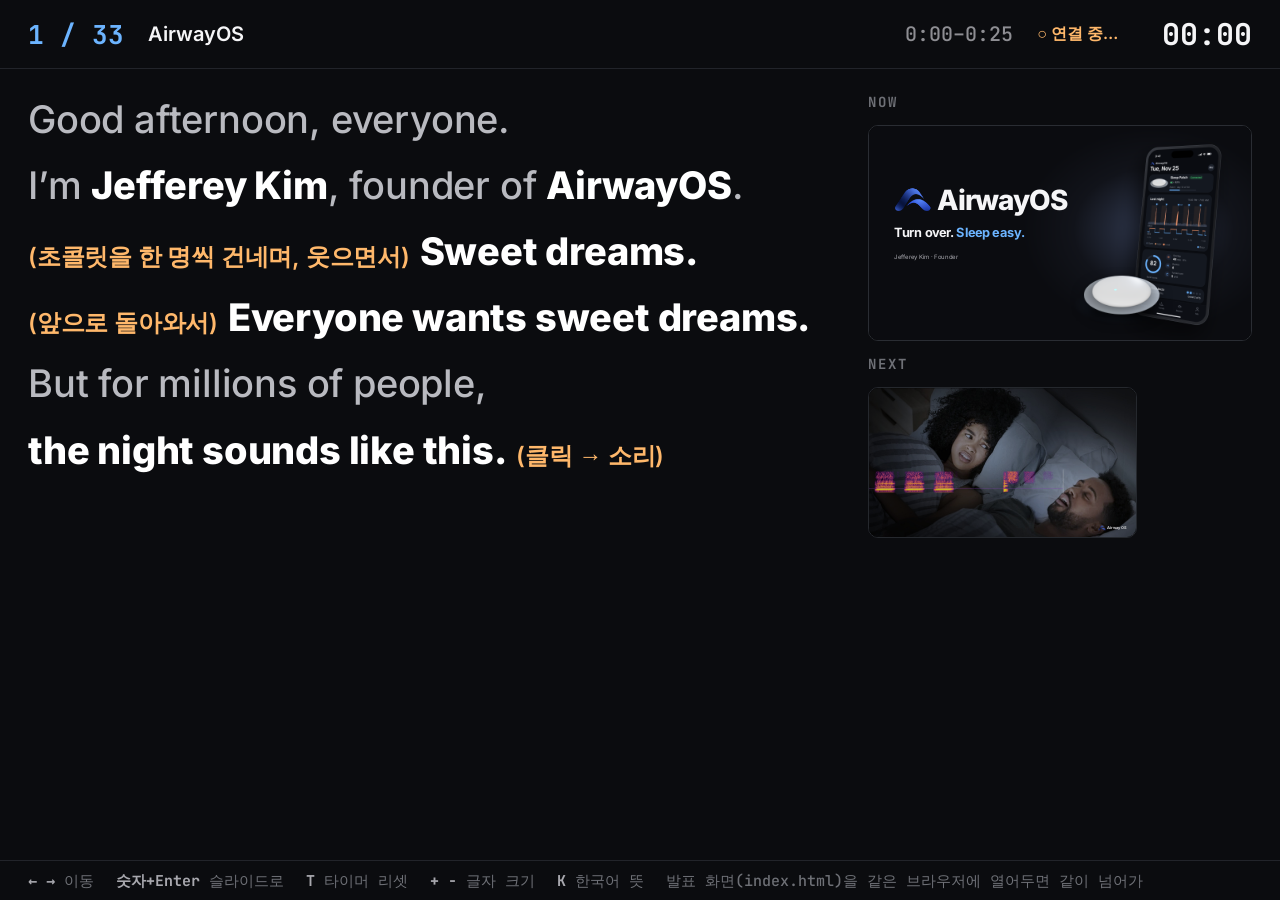
<file: airwayos/presenter.html>
<!DOCTYPE html>
<html lang="ko"><head><meta charset="utf-8"><meta http-equiv="Cache-Control" content="no-cache">
<meta name="viewport" content="width=device-width, initial-scale=1">
<title>AirwayOS — Presenter</title>
<link rel="stylesheet" href="fonts.css?v=1c31df77"><link rel="stylesheet" href="deck.css?v=1c31df77">
<style>
* { margin:0; box-sizing:border-box }
html,body { height:100%; background:#0b0c0f; color:#e5e5ea; overflow:hidden; font-family:'Inter','Apple SD Gothic Neo','Malgun Gothic',sans-serif }
#top { display:flex; align-items:center; gap:24px; padding:14px 28px; border-bottom:1px solid #22242a; font:600 20px/1.2 'Inter',sans-serif }
#num { color:#6CB4FF; font:700 26px 'JetBrains Mono',monospace }
#ttl { flex:1; color:#f5f5f7; white-space:nowrap; overflow:hidden; text-overflow:ellipsis }
#tm { color:#8e8e93; font:500 20px 'JetBrains Mono',monospace }
#timer { color:#f5f5f7; font:700 30px 'JetBrains Mono',monospace; min-width:110px; text-align:right }
#main { display:grid; grid-template-columns: minmax(0,1fr) 30vw; gap:28px; height:calc(100% - 64px - 40px); padding:24px 28px 0 }
#script { overflow-y:auto; padding-right:12px; padding-bottom:56px }
#script.long p.l { font-size:calc(var(--fs,44px) * .78) }
#script p.l { font-size:var(--fs,44px); line-height:1.42; color:#b9bac0; font-weight:500; margin:0 0 .32em 0; letter-spacing:-.2px }
#script p.l b { color:#ffffff; font-weight:800 }
#script p.l i { color:#FFB86B; font-style:normal; font-size:.62em; font-weight:600 }
#script p.ko { display:none; margin-top:.8em; font-size:calc(var(--fs,44px) * .5); line-height:1.5; color:#8e8e93 }
body.showko #script p.ko { display:block }
#side { display:flex; flex-direction:column; gap:14px; min-width:0 }
.lab { font:700 14px 'JetBrains Mono',monospace; letter-spacing:2px; color:#6e7076 }
.tb { position:relative; width:100%; aspect-ratio:16/9; overflow:hidden; border-radius:10px; background:#000; border:1px solid #2a2d33 }
.tb.next { width:70%; opacity:.85 }
.tb .stage { position:absolute; left:0; top:0; width:1920px; height:1080px; transform-origin:0 0 }
.tb .stage > section { position:absolute !important; left:0 !important; top:0 !important; width:1920px !important; height:1080px !important; overflow:hidden !important; box-sizing:border-box !important; display:none; margin:0 !important }
.tb .stage > section.on { display:block }
.tb .stage aside { display:none !important }
.tb .stage div.pg::before { content: attr(data-n) !important }
#hint { position:fixed; left:0; right:0; bottom:0; height:40px; display:flex; align-items:center; gap:22px; padding:0 28px; border-top:1px solid #22242a; font:500 15px 'JetBrains Mono',monospace; color:#6e7076 }
#hint b { color:#a8a8ae }
#nav { display:none }
@media (max-width: 900px) {
  #top { gap:10px; padding:10px 14px; font-size:15px } #ttl { display:none } #link { flex:1 } #num { font-size:18px } #tm { font-size:13px } #timer { font-size:20px; min-width:64px }
  #main { display:flex; flex-direction:column-reverse; justify-content:flex-end; gap:10px; height:calc(100% - 50px - 64px); padding:10px 14px 0 }
  #side { flex-direction:row; align-items:flex-start; gap:10px } #side .lab, #tbNext { display:none } #tbNow { width:46% }
  #script { flex:1; min-height:0 }
  #hint { display:none }
  #nav { position:fixed; left:0; right:0; bottom:0; height:64px; display:flex; gap:8px; padding:8px 10px; background:#0b0c0f; border-top:1px solid #22242a }
  #nav button { flex:1; border:0; border-radius:12px; background:#1F2228; color:#f5f5f7; font:700 22px 'Inter',sans-serif }
  #nav button[data-a=prev], #nav button[data-a=next] { flex:2; background:#16325C; color:#cfe3ff }
}
#goto { position:fixed; right:28px; top:70px; font:700 28px 'JetBrains Mono',monospace; color:#6CB4FF; background:#000c; padding:6px 14px; border-radius:10px; display:none }
</style></head><body>
<div id="top"><span id="num"></span><span id="ttl"></span><span id="tm"></span><span id="link" style="font:600 16px 'Inter',sans-serif;color:#FFB86B">○ 연결 중…</span><span id="timer">00:00</span></div>
<div id="main"><div id="script"></div>
<div id="side"><p class="lab">NOW</p><div class="tb" id="tbNow"><div class="stage"><section id="cover" class="night" data-transition="fade" style="padding:0px; position:relative">
<img src="assets/13d0bb2cba8efdf26457d4ba1dcf59b4.png" alt="Concept render: the thin round white wearable in front of a tilted phone showing the AirwayOS morning report, on a dark background." style="display:block; width:1920px; height:1080px; object-fit:cover">
<div class="rise" style="--i:1; position:absolute; left:128px; top:300px; width:980px; display:flex; align-items:center; gap:30px">
<img src="assets/a3980751247bb381aa5a1e7877397e57.png" alt="AirwayOS logo" style="width:184px; height:120px">
<p style="margin:0; font-size:140px; font-weight:800; letter-spacing:-5px; line-height:1.0; color:#F5F5F7">AirwayOS</p>
</div>
<p class="rise" style="--i:2; position:absolute; left:128px; top:500px; width:980px; margin:0; font-size:64px; font-weight:700; letter-spacing:-1.5px; line-height:1.15; color:#F5F5F7">Turn over. <span style="color:#6CB4FF">Sleep easy.</span></p>
<p style="position:absolute; left:128px; top:640px; width:900px; margin:0; font-size:30px; line-height:1.3; color:#A8A8AE">Jefferey Kim · Founder</p>

</section>
<section id="hook" class="night" data-transition="fade" style="padding:0px; position:relative">
<img class="" style="display:block; width:1920px; height:1080px; object-fit:cover" src="assets/bb722172c076a1e4d2cbca4b7a4666ca.jpg" alt="">
<div style="position:absolute; right:72px; bottom:52px; width:300px; height:44px; display:flex; align-items:center; justify-content:flex-end; gap:12px; opacity:0.9"><img src="assets/a3980751247bb381aa5a1e7877397e57.png" alt="AirwayOS logo" style="width:52px; height:34px"><p style="margin:0; font-size:28px; font-weight:800; letter-spacing:-0.5px; color:#F5F5F7">AirwayOS</p></div>

</section>
<section id="language" class="night foot" data-transition="fade">
<p class="eyebrow">WHAT YOU JUST HEARD</p>
<h2 class="t" style="margin:0px">A man who <ruby>stopped breathing<rt>숨이 멈춘</rt></ruby>.</h2>
<p class="rec" style="position:absolute; left:128px; top:336px; width:600px"><span style="color:#FF6A55">●</span> REC · 2:47 AM</p>
<img src="assets/127fb61fff9e0f4595bc015c03676df3.png" alt="Sound recording of a sleeper: loud snores, then about ten seconds of silence, then a sharp gasp, then quieter breathing" style="position:absolute; left:128px; top:384px; width:1664px; height:360px">
<div class="wipe" style="position:absolute; left:120px; top:380px; width:1680px; height:368px"></div>
<p class="rec fade" style="--d:1300ms; position:absolute; left:859px; top:512px; width:608px; text-align:center; color:#FF9A6A">10 SEC · NO BREATH</p>
<p class="wl fade" style="--d:600ms; left:128px; top:776px; width:700px"><ruby>Snoring<rt>코골이</rt></ruby></p>
<p class="wl hot fade" style="--d:1300ms; left:859px; top:776px; width:560px"><ruby>Silence<rt>무호흡</rt></ruby>: airway blocked</p>
<p class="wl ok fade" style="--d:1900ms; left:1436px; top:776px; width:400px"><ruby>Gasp<rt>헉 (다시 숨)</rt></ruby>: forced to breathe</p>
<p class="lead fade" style="--d:2300ms; position:absolute; left:128px; top:856px; width:1200px; color:#F5F5F7">Again and again, all night long.</p>
<div class="pg" data-n="3"></div>

</section>
<section id="danger" class="night" data-transition="fade" style="padding:0px; position:relative">
<img src="assets/c1083613bfacd1acf42deac3624a5d16.jpg" alt="Three panels: a brain scan with a marked lesion, a tired man at the wheel at night, and a crashed car at a roadside." style="display:block; width:1920px; height:1080px; object-fit:cover">
<p style="position:absolute; left:72px; top:56px; margin:0; font-size:88px; font-weight:900; letter-spacing:-1px; line-height:1.1; color:#F5F5F7">IT’S NOT JUST <span style="background:#E4F07A; color:#141417; padding:0px 18px">NOISE</span></p>
<div style="position:absolute; left:56px; top:690px; width:540px">
<p style="margin:0; font-size:24px; font-weight:700; letter-spacing:4px; color:#E4F07A">BRAIN</p>
<p style="margin:6px 0 0 0; font-size:136px; font-weight:800; letter-spacing:-3px; line-height:1.05; color:#F5F5F7">2×</p>
<p style="margin:10px 0 0 0; font-size:30px; line-height:1.3; color:#C7C7CC"><ruby>stroke<rt>뇌졸중</rt></ruby> risk with serious <ruby>sleep apnea<rt>수면무호흡</rt></ruby></p>
</div>
<div style="position:absolute; left:696px; top:690px; width:540px">
<p style="margin:0; font-size:24px; font-weight:700; letter-spacing:4px; color:#E4F07A">BEHIND THE WHEEL</p>
<p style="margin:6px 0 0 0; font-size:136px; font-weight:800; letter-spacing:-3px; line-height:1.05; color:#F5F5F7">2.4×</p>
<p style="margin:10px 0 0 0; font-size:30px; line-height:1.3; color:#C7C7CC">car crash risk with sleep apnea</p>
</div>
<div style="position:absolute; left:1336px; top:690px; width:540px">
<p style="margin:0; font-size:24px; font-weight:700; letter-spacing:4px; color:#E4F07A">ROAD · USA</p>
<p style="margin:6px 0 0 0; font-size:136px; font-weight:800; letter-spacing:-3px; line-height:1.05; color:#F5F5F7">91,000</p>
<p style="margin:10px 0 0 0; font-size:30px; line-height:1.3; color:#C7C7CC">crashes a year with a <ruby>drowsy driver<rt>졸음운전</rt></ruby>, one every 6 minutes</p>
</div>

</section>
<section id="scale" class="night" data-transition="fade" style="padding:0px; position:relative">
<img src="assets/78b8e167c407a43f113e4dd8a0beb356.jpg" alt="World map centered on the Americas, other continents faint. The United States is covered in 150 dots, each 200,000 people with sleep apnea. Only one dot in five is lit; the rest are dark." style="display:block; width:1920px; height:1080px; object-fit:cover">
<div style="position:absolute; left:72px; top:700px; width:900px">
<p style="margin:0 0 14px 0; font-size:18px; font-weight:700; letter-spacing:4px; line-height:1.3; color:#A8A8AE">1 DOT = 200,000 AMERICANS WITH <ruby>SLEEP APNEA<rt>수면무호흡</rt></ruby></p>
<p style="margin:0; font-size:24px; line-height:1.2; color:#F5F5F7"><span style="display:inline-block; width:16px; height:16px; border-radius:50%; background:#F4F9C4; box-shadow:0 0 0 3px #141417, 0 0 0 5px #E4F07A, 0 0 16px 6px rgba(228,240,122,0.45); margin:0 16px 0 4px; vertical-align:-1px"></span>knows<span style="display:inline-block; width:16px; height:16px; border-radius:50%; background:#6B7078; box-shadow:0 0 0 3px #3E4148; margin:0 16px 0 44px; vertical-align:-1px"></span><span style="color:#A8A8AE">doesn’t know</span></p>
</div>
<p style="position:absolute; left:72px; top:820px; width:900px; margin:0; font-size:64px; font-weight:800; letter-spacing:-1.5px; line-height:1.08; color:#F5F5F7">30 million Americans.<br><span style="font-family:'Instrument Serif', Georgia, 'Times New Roman', serif; font-style:italic; font-weight:400; letter-spacing:0px; font-size:72px; color:#E4F07A">Far more common.</span></p>
<div style="position:absolute; right:72px; top:812px; display:flex; gap:56px">
<div><p style="margin:0; font-size:96px; font-weight:800; letter-spacing:-3px; line-height:1.0; color:#E4F07A">80%</p><p style="margin:14px 0 0 0; font-size:18px; font-weight:600; letter-spacing:4px; line-height:1.4; color:#C7C7CC"><ruby>NEVER DIAGNOSED<rt>진단 안 받음</rt></ruby></p></div>
<div><p style="margin:0; font-size:96px; font-weight:800; letter-spacing:-3px; line-height:1.0; color:#E4F07A">29%</p><p style="margin:14px 0 0 0; font-size:18px; font-weight:600; letter-spacing:4px; line-height:1.4; color:#C7C7CC">SLEEP APART<br>FROM PARTNER</p></div>
<div><p style="margin:0; font-size:96px; font-weight:800; letter-spacing:-3px; line-height:1.0; color:#E4F07A">$170M</p><p style="margin:14px 0 0 0; font-size:18px; font-weight:600; letter-spacing:4px; line-height:1.4; color:#C7C7CC">FIRST TARGET:<br>US <ruby>POSITIONAL THERAPY<rt>체위 치료</rt></ruby></p></div>
</div>

</section>
<section id="measure" class="night" data-transition="magic" style="padding:0px; position:relative">
<img src="assets/38b89c7cb9daad99185b8cfd2a402984.jpg" alt="A woman asleep in a sleep lab, wires taped to her face and head, a recorder on the bed beside her." style="display:block; width:1920px; height:1080px; object-fit:cover">
<div id="fl-t1" class="fl-track" style="left:350px; width:498px"></div>
<div id="fl-t2" class="fl-track" style="left:1016px; width:552px"></div>
<div id="fl-lead" class="fl-seg path fl-draw" style="left:0px; width:128px"></div>
<div id="fl-g1" class="fl-node ghost" style="left:128px"></div>
<div id="fl-g2" class="fl-node ghost" style="left:848px"></div>
<div id="fl-g3" class="fl-node ghost" style="left:1568px"></div>
<div id="fl-n1" class="fl-node bad fl-pop" style="left:128px; --d:700ms"><p class="fl-x">×</p></div>
<p id="fl-l1" class="fl-lab bad" style="left:180px; width:200px">FIND OUT</p>
<p id="fl-l2" class="fl-lab" style="left:900px; width:140px">TREAT</p>
<p id="fl-l3" class="fl-lab" style="left:1620px; width:120px">TURN</p>
<h2 class="t" style="position:absolute; left:128px; top:128px; width:900px; margin:0px">Barrier 1: <ruby>diagnosis<rt>진단</rt></ruby>.</h2>
<div class="bad-rows" style="position:absolute; left:128px; top:300px">
<div class="rise" style="--i:2"><p class="bnum">1 night</p><p class="bcap">in a sleep lab, covered in wires,<br>with a stranger watching</p></div>
<div class="rise" style="--i:3"><p class="bnum">$3,000</p><p class="bcap">on average, without insurance</p></div>
<div class="rise" style="--i:4"><p class="bnum">Up to half</p><p class="bcap">of patients: wrong from a single night</p></div>
</div>
<div style="position:absolute; left:1072px; top:852px; width:720px; box-sizing:border-box; padding:18px 22px; border-radius:14px; background:rgba(17,17,20,0.78)">
<p style="margin:0 0 6px 0;font-weight:700;letter-spacing:4px;line-height:1.2;color:#F5F5F7;font-size:30px" data-fit="grow"><span style="color:#FF6A55">●</span>&#160;&#160;<ruby>IN-LAB SLEEP TEST<rt>수면다원검사</rt></ruby></p>
<p style="margin:0; font-size:24px; line-height:1.3; color:#C7C7CC">polysomnography · wires on the head, face and chest</p>
</div>
<div class="pg" data-n="6"></div>

</section>
<section id="prevent" class="night foot" data-transition="magic">
<div id="fl-t1" class="fl-track" style="left:350px; width:498px"></div>
<div id="fl-t2" class="fl-track" style="left:1016px; width:552px"></div>
<div id="fl-lead" class="fl-seg path" style="left:0px; width:128px"></div>
<div id="fl-s1" class="fl-seg path fl-draw" style="left:350px; width:498px; --d:200ms"></div>
<div id="fl-g1" class="fl-node ghost" style="left:128px"></div>
<div id="fl-g2" class="fl-node ghost" style="left:848px"></div>
<div id="fl-g3" class="fl-node ghost" style="left:1568px"></div>
<div id="fl-n1" class="fl-node bad" style="left:128px"><p class="fl-x">×</p></div>
<div id="fl-n2" class="fl-node bad fl-pop" style="left:848px; --d:950ms"><p class="fl-x">×</p></div>
<p id="fl-l1" class="fl-lab bad" style="left:180px; width:200px">FIND OUT</p>
<p id="fl-l2" class="fl-lab bad" style="left:900px; width:140px">TREAT</p>
<p id="fl-l3" class="fl-lab" style="left:1620px; width:120px">TURN</p>
<h2 class="t" style="margin:0 0 48px 0">Barrier 2: <ruby>treatment<rt>치료</rt></ruby>.</h2>
<div class="bcards">
<div class="bcard rise" style="--i:2"><img class="bimg" src="assets/3f2abb587b76d3ebbc4d281d764a41d4.jpg" alt="A woman lies in bed at night wearing a CPAP mask over her nose and mouth."><p class="bnum2">$600+</p><p class="bcap">for a <ruby>CPAP<rt>양압기</rt></ruby> machine,<br>worn every single night</p></div>
<div class="bcard rise" style="--i:3"><img class="bimg" src="assets/b69ae0afd919f404e3ba0f7066e6bb98.jpg" alt="A tired man in bed rubs his forehead, holding his CPAP mask away from his face."><p class="bnum2">1 in 3</p><p class="bcap">don’t use it enough</p></div>
<div class="bcard rise" style="--i:4"><img class="bimg" src="assets/21de97e1526f8635d8a18021e0229336.jpg" alt="Medical illustration: a needle tool reaches into the soft palate at the back of the mouth."><p class="bnum2">$30,000+</p><p class="bcap">for surgery.<br>Not for everyone.</p></div>
</div>
<div class="pg" data-n="7"></div>

</section>
<section id="position" class="night foot" data-transition="magic">
<div id="fl-t1" class="fl-track" style="left:350px; width:498px"></div>
<div id="fl-t2" class="fl-track" style="left:1016px; width:552px"></div>
<div id="fl-lead" class="fl-seg path" style="left:0px; width:128px"></div>
<div id="fl-s1" class="fl-seg path" style="left:350px; width:498px"></div>
<div id="fl-s2" class="fl-seg good fl-draw" style="left:1016px; width:330px; --d:300ms"></div>
<div id="fl-g1" class="fl-node ghost" style="left:128px"></div>
<div id="fl-g2" class="fl-node ghost" style="left:848px"></div>
<div id="fl-g3" class="fl-node ghost" style="left:1568px"></div>
<div id="fl-n1" class="fl-node bad" style="left:128px"><p class="fl-x">×</p></div>
<div id="fl-n2" class="fl-node bad" style="left:848px"><p class="fl-x">×</p></div>
<p id="fl-l1" class="fl-lab bad" style="left:180px; width:200px">FIND OUT</p>
<p id="fl-l2" class="fl-lab bad" style="left:900px; width:140px">TREAT</p>
<p id="fl-l3" class="fl-lab" style="left:1620px; width:120px">TURN</p>
<h2 class="t" style="margin:0 0 14px 0">For more than half, it’s how they sleep.</h2>
<p style="margin:0 0 28px 0; font-size:32px; font-weight:500; line-height:1.3; color:#6CB4FF">The good news: many may not need a mask or surgery.</p>
<div style="display:flex; gap:64px">
<div class="rise" style="--i:2; position:relative; width:800px; height:570px; border-radius:24px; overflow:hidden">
<img src="assets/2b9a142e3fbb93cbf6c38c3b97d96286.jpg" alt="A man sleeps on his back. Zoomed in: his tongue falls back and the airway in his throat narrows; a wavy line shows snoring." style="display:block; width:800px; height:570px; object-fit:cover">
<p style="position:absolute; left:40px; top:28px; width:400px; margin:0; font-size:24px; font-weight:700; letter-spacing:4px; line-height:1.2; color:#E5483A">ON YOUR BACK</p>
<p style="position:absolute; left:40px; top:272px; width:360px; margin:0; font-size:64px; font-weight:800; letter-spacing:-2px; line-height:1.0; color:#E5483A">Narrow</p>
<p style="position:absolute; left:40px; top:352px; width:360px; margin:0; font-size:28px; line-height:1.35; color:#3A3A3C">The tongue falls back and blocks the airway.</p>
</div>
<div class="rise" style="--i:3; position:relative; width:800px; height:570px; border-radius:24px; overflow:hidden">
<img src="assets/71d10cda203ca57a0b09cf071f00f4a1.jpg" alt="A man sleeps on his side. Zoomed in: the airway in his throat stays open." style="display:block; width:800px; height:570px; object-fit:cover">
<p style="position:absolute; left:40px; top:28px; width:400px; margin:0; font-size:24px; font-weight:700; letter-spacing:4px; line-height:1.2; color:#0066CC">ON YOUR SIDE</p>
<p style="position:absolute; left:40px; top:272px; width:360px; margin:0; font-size:64px; font-weight:800; letter-spacing:-2px; line-height:1.0; color:#0066CC">Open</p>
<p style="position:absolute; left:40px; top:352px; width:360px; margin:0; font-size:28px; line-height:1.35; color:#3A3A3C">The airway stays open.</p>
<p style="position:absolute; left:40px; top:440px; width:360px; margin:0; font-size:28px; font-weight:700; line-height:1.35; color:#0066CC">−54% breathing problems</p>
</div>
</div>
<p style="margin:30px 0 0 0; font-size:40px; font-weight:700; letter-spacing:-0.5px; line-height:1.2; color:#F5F5F7">The catch? You can’t control your position in your sleep.</p>
<div class="pg" data-n="8"></div>

</section>
<section id="turn" class="night" data-transition="fade" style="padding:0px; position:relative">
<img src="assets/9dc25377728f1ca6f276ec11cd5d4d19.png" alt="Concept render: a thin, round white wearable with a small blue light, on a clear round skin patch, lit dramatically on a dark background." style="display:block; width:1920px; height:1080px; object-fit:cover">
<div id="fl-t1" class="fl-track" style="left:350px; width:498px"></div>
<div id="fl-t2" class="fl-track" style="left:1016px; width:552px"></div>
<div id="fl-lead" class="fl-seg path" style="left:0px; width:128px"></div>
<div id="fl-s1" class="fl-seg path" style="left:350px; width:498px"></div>
<div id="fl-s2" class="fl-seg good" style="left:1016px; width:552px"></div>
<div id="fl-g1" class="fl-node ghost" style="left:128px"></div>
<div id="fl-g2" class="fl-node ghost" style="left:848px"></div>
<div id="fl-g3" class="fl-node ghost" style="left:1568px"></div>
<div id="fl-n1" class="fl-node bad" style="left:128px"><p class="fl-x">×</p></div>
<div id="fl-n2" class="fl-node bad" style="left:848px"><p class="fl-x">×</p></div>
<div id="fl-n3" class="fl-node good fl-pop" style="left:1568px; --d:700ms"><p class="fl-x">✓</p></div>
<p id="fl-l1" class="fl-lab bad" style="left:180px; width:200px">FIND OUT</p>
<p id="fl-l2" class="fl-lab bad" style="left:900px; width:140px">TREAT</p>
<p id="fl-l3" class="fl-lab good" style="left:1620px; width:120px">TURN</p>
<img class="rise" src="assets/a3980751247bb381aa5a1e7877397e57.png" alt="AirwayOS logo" style="--i:1; position:absolute; left:128px; top:186px; width:138px; height:90px">
<p class="rise" style="--i:1; position:absolute; left:290px; top:170px; width:800px; margin:0; font-size:120px; font-weight:300; letter-spacing:-3px; line-height:1.0; color:#F5F5F7">AirwayOS</p>
<p class="rise" style="--i:2; position:absolute; left:116px; top:290px; width:1000px; margin:0; font-size:136px; font-weight:800; font-style:italic; letter-spacing:-5px; line-height:1.05; color:#F5F5F7">Sleep Patch.</p>
<p class="rise" style="--i:3; position:absolute; left:128px; top:452px; width:900px; margin:0; font-size:36px; font-weight:500; line-height:1.25; color:#C7C7CC">So we built this: <b style="color:#F5F5F7">a thin patch for your shoulder.</b></p>
<div class="steps9 rise" style="--i:4; position:absolute; left:128px; top:548px; width:900px">
<div class="st9"><p class="st9n">1</p><svg width="44" height="44" viewBox="0 0 44 44" aria-label="sound wave icon"><path d="M6 22v0M12 16v12M18 10v24M24 14v16M30 8v28M36 17v10" stroke="#6CB4FF" stroke-width="2.4" fill="none" stroke-linecap="round" stroke-linejoin="round"/></svg><div><p class="st9t">Your phone <b>listens for snoring.</b></p></div></div>
<div class="st9"><p class="st9n">2</p><svg width="44" height="44" viewBox="0 0 44 44" aria-label="lying on the back icon"><path d="M6 26c4-7 28-7 32 0" stroke="#6CB4FF" stroke-width="2.4" fill="none" stroke-linecap="round" stroke-linejoin="round"/><path d="M4 30h36" stroke="#6CB4FF" stroke-width="2.4" fill="none" stroke-linecap="round" stroke-linejoin="round"/></svg><div><p class="st9t">The patch <b>senses when you’re on your back.</b></p></div></div>
<div class="st9"><p class="st9n">3</p><svg width="44" height="44" viewBox="0 0 44 44" aria-label="vibration icon"><circle cx="22" cy="22" r="5" stroke="#6CB4FF" stroke-width="2.4" fill="none" stroke-linecap="round" stroke-linejoin="round"/><path d="M12 14a13 13 0 0 0 0 16M32 14a13 13 0 0 1 0 16M6 9a21 21 0 0 0 0 26M38 9a21 21 0 0 1 0 26" stroke="#6CB4FF" stroke-width="2.4" fill="none" stroke-linecap="round" stroke-linejoin="round"/></svg><div><p class="st9t">Both? <b>Only then</b>, a <ruby>gentle buzz<rt>약한 진동</rt></ruby>.</p></div></div>
<div class="st9"><p class="st9n">4</p><svg width="44" height="44" viewBox="0 0 44 44" aria-label="roll over icon"><path d="M34 16a13 13 0 1 0 2 9" stroke="#6CB4FF" stroke-width="2.4" fill="none" stroke-linecap="round" stroke-linejoin="round"/><path d="M35 8v8h-8" stroke="#6CB4FF" stroke-width="2.4" fill="none" stroke-linecap="round" stroke-linejoin="round"/></svg><div><p class="st9t">You <b>roll over</b> and keep sleeping.</p></div></div>
</div>

</section>
<section id="learns" class="night foot" data-transition="fade">
<img src="assets/6a381d5c2439d937c87b95c9b4603dc9.png" alt="" style="position:absolute; left:1100px; top:0px; width:820px; height:1080px">
<p class="eyebrow">NEW VALUE</p>
<h2 class="t">It learns you.</h2>
<div class="row" style="gap:56px; align-items:center; position:relative">
<div class="col" style="flex:1; gap:20px">
<div class="stepc rise" style="--i:0"><p class="sn">1</p><div><p class="sk">WEEK 1</p><p class="st2">Only measures. Builds your <ruby>baseline<rt>기준치</rt></ruby>.</p></div></div>
<div class="stepc hl rise" style="--i:1"><p class="sn">2</p><div><p class="sk">WEEK 2+</p><p class="st2">Finds the softest <ruby>buzz<rt>진동</rt></ruby> that still works.</p></div></div>
<div class="stepc rise" style="--i:2"><p class="sn">3</p><div><p class="sk">EVERY MORNING</p><p class="st2">Shows the proof: buzzes, turns, less snoring.</p></div></div>
<div class="strip" style="margin-top:8px"><p class="stript">Watches and apps report the problem tomorrow. Our patch acts on it tonight.</p></div>
</div>
<div class="col" style="gap:10px; align-items:center"><img class="rise" style="--i:3; width:311px; height:650px; object-fit:contain" src="assets/0324aff02ce23f9c597ee7ba172e995b.png" alt="App screen, morning report: a timeline of last night shows short snoring bursts while on the back, each ended by a buzz and a turn to the side; quiet score 82, 6 buzzes, turned over 5 of 6; softest buzz level 2 of 5."></div>
</div>
<div class="pg" data-n="10"></div>

</section>
<section id="demo" class="night foot" data-transition="fade">
<p class="eyebrow">DEMO</p>
<h2 class="t" style="margin:0 0 40px 0">One night, one soft buzz.</h2>
<div class="row" style="gap:64px; align-items:flex-start">
<img class="dm rise" style="--i:0" src="assets/eb4e95fde61d80b6d53f2339088b9a83.jpg" alt="">
<div class="dms" style="width:480px; gap:18px; padding:0px">
<div class="dmt-row rise" style="--i:1"><img class="dmth" src="assets/8673550debc833f525b0c69405b59547.jpg" alt="Scene: he puts the patch on the back of his shoulder"><div><p class="dmt">0:00</p><p class="dml2">Patch on</p></div></div>
<div class="dmt-row rise" style="--i:2"><img class="dmth hot" src="assets/b9c651517ce973c57bbcc7d8ecf80312.jpg" alt="Scene: he snores on his back while his partner covers her ear"><div><p class="dmt">0:01</p><p class="dml2 hot">On his back. Snoring.</p></div></div>
<div class="dmt-row rise" style="--i:3"><img class="dmth ok" src="assets/45e27f32224626c1178a37a67b591bb9.jpg" alt="Scene: a soft blue glow under his shoulder as the patch buzzes"><div><p class="dmt">0:04</p><p class="dml2 ok">Gentle buzz</p></div></div>
<div class="dmt-row rise" style="--i:4"><img class="dmth ok" src="assets/395ee482bbdd96dd3e5a17b109dc704a.jpg" alt="Scene: he rolls onto his side, still asleep"><div><p class="dmt">0:05</p><p class="dml2 ok">Rolls over</p></div></div>
<div class="dmt-row rise" style="--i:5"><img class="dmth" src="assets/68fd1e06dc16d3e95cdb2157174dcb26.jpg" alt="Scene: both asleep, his partner relaxed"><div><p class="dmt">0:10</p><p class="dml2">Snoring stops. Still asleep.</p></div></div>
</div>
</div>
<div class="pg" data-n="11"></div>

</section>
<section id="compete" class="night foot" data-transition="fade">
<p class="eyebrow">COMPETITIVE ADVANTAGE</p>
<h2 class="t" style="margin:0 0 40px 0">Easy and effective, every night.</h2>
<div class="qd">
<div class="qz fade" style="--d:900ms"></div>
<div class="qx"></div>
<div class="qy"></div>
<p class="qax" style="left:20px;top:10px;width:560px;text-align:right;transform:translate(-608px, -10px)">↑&nbsp;<br>WORKS<br>(REAL-LIFE<br>EFFECT)</p>
<p class="qax" style="left:1060px;top:536px;width:480px;text-align:right;transform:translate(20px, 64px)">EASY TO USE EVERY NIGHT →</p>
<p class="qax go fade" style="--d:900ms; left:1240px; top:16px; width:300px; text-align:right">OUR TARGET</p>
<p class="qdot" style="--d:150ms; left:125px; top:190px"><ruby>Surgery<rt>수술</rt></ruby></p>
<p class="qdot" style="--d:250ms; left:245px; top:262px"><ruby>CPAP mask<rt>양압기</rt></ruby></p>
<p class="qdot" style="--d:350ms; left:470px; top:150px"><ruby>Dental device<rt>구강 장치</rt></ruby></p>
<p class="qdot" style="--d:450ms; left:735px; top:95px"><ruby>Prescription trainers<rt>처방 자세교정기</rt></ruby></p>
<p class="qdot" style="--d:550ms; left:990px; top:345px">Smart pillows</p>
<p class="qdot" style="--d:650ms; left:1320px; top:470px">Apps &amp; watches</p>
<p class="qdot" style="--d:750ms; left:190px; top:500px">Live with it</p>
<div class="qus" style="left:1290px; top:150px"><img src="assets/a3980751247bb381aa5a1e7877397e57.png" alt="AirwayOS logo" style="width:62px; height:40px"><p class="qust">AirwayOS</p></div>
</div>
<div class="pg" data-n="12"></div>

</section>
<section id="model" class="night foot" data-transition="fade">
<p class="eyebrow">BUSINESS MODEL</p>
<h2 class="t" style="margin:0 0 40px 0">Our business model is straightforward.</h2>
<div class="bm">
<div class="bmt hl rise" style="--i:1; width:900px">
<img class="bmi" src="assets/0fd5cebf9d3d6cab7a17c37f1cf98726.png" alt="Concept render: the round patch device with two spare pads">
<p class="bmk">① THE KIT</p>
<p class="bmh">₩99,000 <span class="bmu">~$69</span></p>
<p class="bmc">with a one-week trial</p>
</div>
<p class="bma">→</p>
<div class="bmt rise" style="--i:2; width:716px">
<img class="bmi" src="assets/ccc90ad29fcb6c90293ca691762c6ebf.png" alt="Concept render: a fan of refill pads">
<p class="bmk">② THEN</p>
<p class="bmh">₩4,900<span class="bmu"> / month</span></p>
<p class="bmc">for replacement pads</p>
</div>
</div>
<p class="uek" style="margin-top:44px">③ WITH A 55% <ruby>GROSS MARGIN<rt>매출총이익</rt></ruby> · PER KIT</p>
<div class="ueb">
<div class="ues dev" style="width:421px; --d:500ms"><p class="uel">DEVICE</p><p class="uev">₩25,000</p></div>
<div class="ues ops" style="width:336px; --d:800ms"><p class="uel">FEES &amp; SHIPPING</p><p class="uev">₩20,000</p></div>
<div class="ues con" style="width:907px; --d:1100ms"><p class="uel">GROSS MARGIN · 55%</p><p class="uev">₩54,000</p></div>
</div>
<div class="cac rise" style="--i:14">
<div class="cacb"><p class="cact"><ruby>CUSTOMER COST<rt>고객 획득 비용</rt></ruby> ≤ ₩25,000</p></div>
<p class="cacr">✓ The very first sale pays it back</p>
</div>
<div class="pg" data-n="13"></div>

</section>
<section id="team" class="night" data-transition="fade" style="padding:0px; position:relative">
<img src="assets/52fb4ccf1f563e7bfe0ec479efceac2a.jpg" alt="Jefferey Kim pitching on stage at MIT Global Startup Workshop 2026." style="display:block; width:1920px; height:1080px; object-fit:cover">
<p style="position:absolute;left:128px;top:100px;width:600px;margin:0;font-weight:700;letter-spacing:4px;color:#E4F07A;font-size:30px">WHY ME</p>
<p class="rise" style="--i:1; position:absolute; left:128px; top:140px; width:820px; margin:0; font-size:60px; font-weight:800; letter-spacing:-1.5px; line-height:1.1; color:#F5F5F7">I live with this problem.<br>I build products people use.</p>
<p style="position:absolute; left:128px; top:292px; width:700px; margin:0; font-size:28px; line-height:1.3; color:#C7C7CC">Jefferey Kim · Mobile Engineering, KNU</p>
<p class="rise" style="--i:2; position:absolute; left:128px; top:346px; width:820px; margin:0; font-family:'JetBrains Mono', monospace; font-size:24px; letter-spacing:2px; line-height:1.2; color:#E4F07A">⚙&#160;&#160;BUILT PROTOTYPE v0.1 MYSELF · OCT 2026</p>
<div class="rise" style="--i:2; position:absolute; left:128px; top:430px; width:640px">
<p style="margin:0; font-family:'JetBrains Mono', monospace; font-size:24px; letter-spacing:3px; line-height:1.2; color:#E4F07A">↗&#160;&#160;PITCHED AND WON AT</p>
<div style="display:flex; gap:36px; align-items:center; margin-top:18px">
<img src="assets/9555d60319b232aa9dafc891c6e997be.png" alt="MIT" style="width:75px; height:46px">
<img src="assets/4173dab122177bd8229b2b453dae65f6.png" alt="Samsung Galaxy" style="width:106px; height:46px">
<img src="assets/0c1eb823348bc1be3b5f927eecb851b1.png" alt="UC Berkeley" style="width:149px; height:46px">
<img src="assets/41471f2a6409f170d746118ccca67db5.png" alt="VoiceOS" style="width:163px; height:34px">
</div>
<div style="margin-top:44px"><p style="margin:0; font-family:'JetBrains Mono', monospace; font-size:24px; letter-spacing:3px; line-height:1.2; color:#E4F07A">◎&#160;&#160;DESIGN REVIEWED BY</p></div>
<p style="margin:12px 0 0 0; font-size:36px; font-weight:800; line-height:1.2; color:#F5F5F7">Sleep researcher · KNU Hospital</p>
</div>
<div class="rise" style="--i:3; position:absolute; left:128px; top:822px; width:1664px; display:grid; grid-template-columns:repeat(6, 1fr); column-gap:16px">
<div style="display:flex; flex-direction:column; align-items:center; text-align:center"><svg width="40" height="40" viewBox="0 0 40 40" aria-label="trophy icon"><path d="M12 6h16v8a8 8 0 0 1-16 0zM12 9H6v2a6 6 0 0 0 6 6M28 9h6v2a6 6 0 0 1-6 6M20 22v6M14 34h12M16 28h8v6h-8z" fill="none" stroke="#E4F07A" stroke-width="2.2" stroke-linejoin="round" stroke-linecap="round"/></svg><div style="height:62px; display:flex; flex-direction:column; justify-content:flex-end; margin-top:10px"><p style="margin:0; font-size:26px; font-weight:800; line-height:1.15; color:#F5F5F7">MIT GSW</p></div><p style="margin:8px 0 0 0; font-family:'JetBrains Mono', monospace; font-size:24px; letter-spacing:1px; line-height:1.2; color:#A8A8AE">2ND · 2026</p></div>
<div style="display:flex; flex-direction:column; align-items:center; text-align:center"><svg width="40" height="40" viewBox="0 0 40 40" aria-label="trophy icon"><path d="M12 6h16v8a8 8 0 0 1-16 0zM12 9H6v2a6 6 0 0 0 6 6M28 9h6v2a6 6 0 0 1-6 6M20 22v6M14 34h12M16 28h8v6h-8z" fill="none" stroke="#E4F07A" stroke-width="2.2" stroke-linejoin="round" stroke-linecap="round"/></svg><div style="height:62px; display:flex; flex-direction:column; justify-content:flex-end; margin-top:10px"><p style="margin:0; font-size:26px; font-weight:800; line-height:1.15; color:#F5F5F7">GALAXY<br>IDEATHON</p></div><p style="margin:8px 0 0 0; font-family:'JetBrains Mono', monospace; font-size:24px; letter-spacing:1px; line-height:1.2; color:#A8A8AE">2ND · SAMSUNG</p></div>
<div style="display:flex; flex-direction:column; align-items:center; text-align:center"><svg width="40" height="40" viewBox="0 0 40 40" aria-label="trophy icon"><path d="M12 6h16v8a8 8 0 0 1-16 0zM12 9H6v2a6 6 0 0 0 6 6M28 9h6v2a6 6 0 0 1-6 6M20 22v6M14 34h12M16 28h8v6h-8z" fill="none" stroke="#E4F07A" stroke-width="2.2" stroke-linejoin="round" stroke-linecap="round"/></svg><div style="height:62px; display:flex; flex-direction:column; justify-content:flex-end; margin-top:10px"><p style="margin:0; font-size:26px; font-weight:800; line-height:1.15; color:#F5F5F7">VOICEOS<br>HACKATHON</p></div><p style="margin:8px 0 0 0; font-family:'JetBrains Mono', monospace; font-size:24px; letter-spacing:1px; line-height:1.2; color:#A8A8AE">3RD · SF 2026</p></div>
<div style="display:flex; flex-direction:column; align-items:center; text-align:center"><svg width="40" height="40" viewBox="0 0 40 40" aria-label="trophy icon"><path d="M12 6h16v8a8 8 0 0 1-16 0zM12 9H6v2a6 6 0 0 0 6 6M28 9h6v2a6 6 0 0 1-6 6M20 22v6M14 34h12M16 28h8v6h-8z" fill="none" stroke="#E4F07A" stroke-width="2.2" stroke-linejoin="round" stroke-linecap="round"/></svg><div style="height:62px; display:flex; flex-direction:column; justify-content:flex-end; margin-top:10px"><p style="margin:0; font-size:26px; font-weight:800; line-height:1.15; color:#F5F5F7">MO:DEX<br>APP CONTEST</p></div><p style="margin:8px 0 0 0; font-family:'JetBrains Mono', monospace; font-size:24px; letter-spacing:1px; line-height:1.2; color:#A8A8AE">1ST · KNU</p></div>
<div style="display:flex; flex-direction:column; align-items:center; text-align:center"><svg width="40" height="40" viewBox="0 0 40 40" aria-label="trophy icon"><path d="M12 6h16v8a8 8 0 0 1-16 0zM12 9H6v2a6 6 0 0 0 6 6M28 9h6v2a6 6 0 0 1-6 6M20 22v6M14 34h12M16 28h8v6h-8z" fill="none" stroke="#E4F07A" stroke-width="2.2" stroke-linejoin="round" stroke-linecap="round"/></svg><div style="height:62px; display:flex; flex-direction:column; justify-content:flex-end; margin-top:10px"><p style="margin:0; font-size:26px; font-weight:800; line-height:1.15; color:#F5F5F7">AI WORKFLOW<br>HACKATHON</p></div><p style="margin:8px 0 0 0; font-family:'JetBrains Mono', monospace; font-size:24px; letter-spacing:1px; line-height:1.2; color:#A8A8AE">GRAND PRIZE</p></div>
<div style="display:flex; flex-direction:column; align-items:center; text-align:center"><svg width="40" height="40" viewBox="0 0 40 40" aria-label="graduation cap icon"><path d="M3 15 20 8l17 7-17 7zM10 18v8c3 3 17 3 20 0v-8M35 16v9" fill="none" stroke="#E4F07A" stroke-width="2.2" stroke-linejoin="round" stroke-linecap="round"/></svg><div style="height:62px; display:flex; flex-direction:column; justify-content:flex-end; margin-top:10px"><p style="margin:0; font-size:26px; font-weight:800; line-height:1.15; color:#F5F5F7">UC BERKELEY</p></div><p style="margin:8px 0 0 0; font-family:'JetBrains Mono', monospace; font-size:24px; letter-spacing:1px; line-height:1.2; color:#A8A8AE">SUMMER 2026</p></div>
</div>

</section>
<section id="sv" class="night foot" data-transition="fade" style="padding:0px; position:relative">
<img src="assets/69895ad92e928ca3d58c5f10ebeb0bbc.jpg" alt="Dotted map of the San Francisco Bay Area, with San Francisco and Stanford lit in blue." style="display:block; width:1920px; height:1080px; object-fit:cover">
<p class="eyebrow" style="position:absolute; left:128px; top:128px; width:900px; margin:0">IN SILICON VALLEY · JANUARY 2027</p>
<h2 class="t" style="position:absolute; left:128px; top:176px; width:900px; margin:0">Not a trip. A test.</h2>
<p class="rise" style="--i:0; position:absolute; left:128px; top:278px; width:780px; margin:0; font-size:28px; line-height:1.3; color:#A8A8AE"><b style="color:#F5F5F7">In Silicon Valley, I’ll <ruby>validate<rt>검증</rt></ruby> three things.</b></p>
<div class="col" style="position:absolute; left:128px; top:370px; width:820px; gap:32px">
<div class="svr rise" style="--i:1"><p class="svn">01</p><div><p class="svh">Will Americans pay? $69 or $89?</p><p class="svc">Waitlist page + survey of 100 people</p></div></div>
<div class="svr rise" style="--i:2"><p class="svn">02</p><div><p class="svh">How do sleep doctors see it?</p><p class="svc">Already reached out to Stanford and UCSF</p></div></div>
<div class="svr rise" style="--i:3"><p class="svn">03</p><div><p class="svh">Which partners can help us sell?</p><p class="svc">5 VCs · 3 medical equipment suppliers</p></div></div>
</div>
<div class="pin" style="left:1259px; top:360px; --d:700ms"></div>
<p class="pinl rise" style="--i:7; left:1040px; top:300px; width:186px; text-align:right">UCSF <span>02</span></p>
<div class="pin" style="left:1498px; top:711px; --d:900ms"></div>
<p class="pinl rise" style="--i:8; left:1540px; top:700px; width:236px">STANFORD <span>02</span></p>
<p class="pinl rise" style="--i:6; left:1484px; top:150px; width:300px; color:#8E8E93; font-weight:400">SAN FRANCISCO BAY</p>
<div class="rd-track" style="left:140px; width:1640px"></div>
<div class="rd-seg" style="left:140px; width:540px; --d:1100ms"></div>
<div class="rd-node on" style="left:128px"></div>
<div class="rd-node" style="left:668px"></div>
<div class="rd-node" style="left:1208px"></div>
<div class="rd-node" style="left:1748px"></div>
<p class="rdl on" style="left:128px; width:460px">NOW · VALIDATE IN KOREA</p>
<p class="rdl" style="left:668px; width:460px">2027 · US WELLNESS LAUNCH</p>
<p class="rdl" style="left:1208px; width:300px">FDA 510(k)</p>
<p class="rdl" style="left:1492px; width:280px; text-align:right">MEDICARE</p>
<div class="pg" data-n="15"></div>

</section>
<section id="close" class="night" data-transition="fade" style="padding:0px; position:relative">
<img src="assets/db1482350e6b812cde4dcf14d8e4c796.jpg" alt="Illustration: a person sleeps peacefully on their side under a starry night sky, a small patch on their upper back." style="display:block; width:1920px; height:1080px; object-fit:cover">
<div class="rise" style="--i:0; position:absolute; left:128px; top:236px; width:600px; display:flex; align-items:center; gap:16px">
<img src="assets/a3980751247bb381aa5a1e7877397e57.png" alt="AirwayOS logo" style="width:86px; height:56px">
<p style="margin:0; font-size:44px; font-weight:800; letter-spacing:-1px; line-height:1.0; color:#F5F5F7">AirwayOS</p>
</div>
<p class="rise" style="--i:1; position:absolute; left:128px; top:330px; width:900px; margin:0; font-size:120px; font-weight:800; letter-spacing:-4px; line-height:1.02; color:#F5F5F7">Turn over.<br><span style="color:#6CB4FF">Sleep easy.</span></p>
<p class="rise" style="--i:2; position:absolute; left:128px; top:620px; width:760px; margin:0; font-size:34px; line-height:1.35; color:#D0D2E0">No one should have to choose between sleeping well and sleeping together.</p>

</section>
<section id="bk-customer" class="night foot" data-transition="fade">
<p class="eyebrow">APPENDIX · FIRST CUSTOMER &amp; MARKET</p>
<h2 class="t">First customer: back-sleeping snorers in the US.</h2>
<div class="row" style="align-items:stretch">
<div class="card rise" style="--i:0; flex:1">
<p class="tag">WHO</p>
<h3 class="ct">Snores mostly on the back</h3>
<p class="cp">Often the partner is the one who pushes them to act.</p>
</div>
<div class="card rise" style="--i:1; flex:1">
<p class="tag">WHERE THEY ARE</p>
<h3 class="ct">Not ready for a lab or CPAP</h3>
<p class="cp">They want something easy that works tonight.</p>
</div>
<div class="card hl rise" style="--i:2; flex:1">
<p class="tag">FIRST MARKET</p>
<h3 class="ct">$170M</h3>
<p class="cp">US positional therapy. 30M Americans have sleep apnea; 80% are undiagnosed.</p>
</div>
</div>
<p class="src">Market: Coherent MI, DelveInsight, SNS Insider (2025). Prevalence and undiagnosed share as on slide 5.</p>
<div class="pg" data-n="17"></div>

</section>
<section id="bk-price" class="night foot" data-transition="fade">
<p class="eyebrow">APPENDIX · PRICING</p>
<h2 class="t">$69: low enough to try without a doctor.</h2>
<div class="row" style="align-items:stretch">
<div class="card rise" style="--i:0; flex:1">
<p class="tag">PRESCRIPTION DEVICE</p>
<h3 class="ct">$499</h3>
<p class="cp">Night Shift. Needs a prescription, and you only find out if it suits you after you buy.</p>
</div>
<div class="card hl rise" style="--i:1; flex:1">
<p class="tag">AIRWAYOS KIT</p>
<h3 class="ct">$69 · ₩99,000</h3>
<p class="cp">No prescription. One-week trial. 55% gross margin.</p>
</div>
<div class="card rise" style="--i:2; flex:1">
<p class="tag">NEXT TEST</p>
<h3 class="ct">$69 vs $89</h3>
<p class="cp">Waitlist page and a survey of 100 people in Silicon Valley.</p>
</div>
</div>
<p class="src">Night Shift price: 1800CPAP (Night Shift LE). Margin: slide 13.</p>
<div class="pg" data-n="18"></div>

</section>
<section id="bk-us" class="night foot" data-transition="fade">
<p class="eyebrow">APPENDIX · WHY THE US FIRST</p>
<h2 class="t">Bigger need in the US. Korea is the test bed.</h2>
<div class="row" style="align-items:stretch">
<div class="card hl rise" style="--i:0; flex:1.3">
<p class="tag">US · THE NEED</p>
<h3 class="ct">30M with sleep apnea</h3>
<p class="cp">80% undiagnosed. A sleep test costs about $3,000 without insurance.</p>
</div>
<div class="card rise" style="--i:1; flex:1">
<p class="tag">KOREA · NOW</p>
<h3 class="ct">Build and validate</h3>
<p class="cp">Prototype and first user tests here, at KNU.</p>
</div>
<div class="card rise" style="--i:2; flex:1">
<p class="tag">ROADMAP</p>
<h3 class="ct">2027 US online launch</h3>
<p class="cp">Then FDA 510(k), then Medicare.</p>
</div>
</div>
<p class="src">Sources as on slides 5 and 6.</p>
<div class="pg" data-n="19"></div>

</section>
<section id="bk-sv" class="night foot" data-transition="fade">
<p class="eyebrow">APPENDIX · SILICON VALLEY PLAN · JANUARY 2027</p>
<h2 class="t">Three tests, one decision.</h2>
<table class="cmp">
<tr><th style="width:24%">Question</th><th style="width:44%">How</th><th style="width:32%">With whom</th></tr>
<tr><td>Will Americans pay?</td><td>Waitlist page + survey of 100 people: $69 vs $89</td><td>US consumers</td></tr>
<tr><td>Do doctors see value?</td><td>30-minute interviews</td><td>Sleep medicine at Stanford and UCSF (contacted; in-person follow-up in January)</td></tr>
<tr><td>Who sells it with us?</td><td>Partner meetings</td><td>5 VCs · 3 medical equipment suppliers</td></tr>
<tr class="us"><td>Decision</td><td>People pay and doctors see value → keep building</td><td>If not, we learn exactly why</td></tr>
</table>
<div class="pg" data-n="20"></div>

</section>
<section id="bk-proto" class="night foot" data-transition="fade">
<p class="eyebrow">APPENDIX · BUILD STATUS</p>
<h2 class="t">What's built, and what's next.</h2>
<div class="row" style="align-items:stretch">
<div class="card rise" style="--i:0; flex:1">
<p class="tag">OCT 2026 · DONE</p>
<h3 class="ct">v0.1 phone app</h3>
<p class="cp">Detects snoring and sleeping position. Built myself.</p>
</div>
<div class="card rise" style="--i:1; flex:1">
<p class="tag">DONE</p>
<h3 class="ct">Design review</h3>
<p class="cp">A sleep researcher at KNU Hospital reviewed the design. Concept video made.</p>
</div>
<div class="card hl rise" style="--i:2; flex:1">
<p class="tag">DEC 2026 · NEXT</p>
<h3 class="ct">Patch hardware</h3>
<p class="cp">Off-the-shelf sensor and vibration modules first.</p>
</div>
<div class="card rise" style="--i:3; flex:1">
<p class="tag">JAN 2027 · NEXT</p>
<h3 class="ct">Silicon Valley</h3>
<p class="cp">User, doctor and partner tests. Find a manufacturing partner.</p>
</div>
</div>
<div class="pg" data-n="21"></div>

</section>
<section id="bk-advisors" class="night foot" data-transition="fade">
<p class="eyebrow">APPENDIX · ADVISORS</p>
<h2 class="t">Who has reviewed the idea.</h2>
<div class="row" style="align-items:stretch">
<div class="card rise" style="--i:0; flex:1">
<p class="tag">MEDICAL</p>
<h3 class="ct">Sleep researcher</h3>
<p class="cp">KNU Hospital. Reviewed the device design.</p>
</div>
<div class="card rise" style="--i:1; flex:1">
<p class="tag">IP</p>
<h3 class="ct">Patent attorney</h3>
<p class="cp">Helped shape the idea and what we can protect.</p>
</div>
<div class="card hl rise" style="--i:2; flex:1">
<p class="tag">NEXT</p>
<h3 class="ct">Sleep doctors</h3>
<p class="cp">Stanford and UCSF, in January.</p>
</div>
</div>
<div class="pg" data-n="22"></div>

</section>
<section id="bk-awards" class="night foot" data-transition="fade">
<p class="eyebrow">APPENDIX · TRACK RECORD</p>
<h2 class="t">Built fast. Pitched to real people.</h2>
<table class="cmp">
<tr><th style="width:30%">Award</th><th style="width:42%">Project</th><th style="width:28%">Note</th></tr>
<tr><td>MIT GSW 2026 · 2nd</td><td>NovaFlow: crowd safety; phones talk without a network</td><td>Team</td></tr>
<tr><td>Samsung Galaxy Ideathon · 2nd</td><td>On-device blink detection against eye strain</td><td>Team of 4</td></tr>
<tr><td>VoiceOS Hackathon, SF 2026 · 3rd</td><td>Voice-ordering AI agent (YC-backed host)</td><td>Went alone, built the team on site, gave the final pitch</td></tr>
<tr><td>KNU Mobile App Contest · 1st</td><td>MO:DEX: Android AI hairstyling assistant</td><td>Also Best Innovation</td></tr>
<tr><td>AI Workflow Hackathon · Grand Prize</td><td>Automated receipt checking for student council funds</td><td>Daegu · Ulsan · Gyeongbuk universities, Nov 2026</td></tr>
</table>
<div class="pg" data-n="23"></div>

</section>
<section id="bk-risk" class="night foot" data-transition="fade">
<p class="eyebrow">APPENDIX · KEY RISK</p>
<h2 class="t">The key risk: wearing it every night.</h2>
<div class="row" style="align-items:stretch">
<div class="card rise" style="--i:0; flex:1">
<p class="tag">TEST FIRST</p>
<h3 class="ct">One-week trial</h3>
<p class="cp">Week 1 only measures, so people see their own data before they commit.</p>
</div>
<div class="card rise" style="--i:1; flex:1">
<p class="tag">STAY ASLEEP</p>
<h3 class="ct">Softest buzz that works</h3>
<p class="cp">Only on the back, only while snoring.</p>
</div>
<div class="card hl rise" style="--i:2; flex:1">
<p class="tag">LEARN FAST</p>
<h3 class="ct">Nightly data</h3>
<p class="cp">If people stop wearing it, we see it within days and fix it.</p>
</div>
</div>
<div class="pg" data-n="24"></div>

</section>
<section id="competition" class="night foot" data-transition="fade">
<p class="eyebrow">APPENDIX</p>
<h2 class="t">How we compare.</h2>
<table class="cmp">
<tr><th style="width:18%">Product</th><th style="width:34%">What it does</th><th style="width:14%">Price</th><th style="width:11%">Needs Rx</th><th style="width:12%">Tests you first</th><th style="width:11%">Knows position</th></tr>
<tr><td>Tennis ball</td><td>A ball on your back, all night. Fewer than 1 in 10 still use it after 2.5 years</td><td>Very cheap</td><td>No</td><td>No</td><td>—</td></tr>
<tr><td>Snore wristbands</td><td>Buzz your wrist when they hear snoring</td><td>Low-cost</td><td>No</td><td>No</td><td>No</td></tr>
<tr><td>Smart Nora</td><td>Moves your pillow when it hears snoring</td><td>$399</td><td>No</td><td>No</td><td>No</td></tr>
<tr><td>Night Shift</td><td>Buzzes whenever you’re on your back</td><td>$499</td><td>Yes</td><td>No</td><td>Yes</td></tr>
<tr class="us"><td>AirwayOS</td><td>7-day test, then buzzes only when you snore on your back</td><td>₩99,000 (~$69)</td><td>No</td><td>Yes</td><td>Yes</td></tr>
</table>
<p class="src">Prices: Sleep Foundation (Smart Nora); 1800CPAP (Night Shift LE). Night Shift is FDA-cleared (K140190) for prescription use. Tennis ball: Bignold et al. (2009).</p>
<div class="pg" data-n="25"></div>

</section>
<section id="qa-money" class="night foot" data-transition="fade">
<p class="eyebrow">APPENDIX</p>
<h2 class="t">Will people keep paying? What about refunds?</h2>
<ul class="list">
<li>They don’t have to: the first sale pays back acquisition (₩54,000 contribution vs. ₩25,000 target CAC).</li>
<li>Pads are used up, so the ₩4,900 monthly plan (pads + coaching) has a real reason to stay.</li>
<li>Refunds: 7-day test, refund minus shipping. Still profitable while refunds stay under about 30%. The free app filters who buys, and returned devices are reused.</li>
<li>US on Amazon: $69 − 15% fee − ~$18 device − ~$6 fulfillment ≈ $35 left before ads (~51%).</li>
<li>Market: $1.1–1.8B global, $170M US positional therapy. Goal: 10,000 users in 3 years.</li>
</ul>
<p class="src">Sources: Coherent MI, DelveInsight, SNS Insider (2025); Ravesloot (2017); Amazon referral fees (Beauty, Health &amp; Personal Care); Feedvisor FBA example. Device cost at ₩1,400/$. Pad cost to be confirmed.</p>
<div class="pg" data-n="26"></div>

</section>
<section id="qa-device" class="night foot" data-transition="fade">
<p class="eyebrow">APPENDIX</p>
<h2 class="t">Why on the back of the shoulder?</h2>
<ul class="list">
<li>You only feel it when you lie on your back. On your side, it stays out of the way.</li>
<li>One coin-sized device: motion sensor, buzz motor, Bluetooth, battery. The phone does the listening.</li>
<li>It snaps onto a medical gel pad. Only the pad touches the skin and gets replaced.</li>
<li>Returned devices are cleaned, tested and reused, so refunds cost less.</li>
<li>You can put it on by yourself, and it stays put. A chest band slides around.</li>
</ul>
<div class="pg" data-n="27"></div>

</section>
<section id="qa-watch" class="night foot" data-transition="fade">
<p class="eyebrow">APPENDIX</p>
<h2 class="t">Why not just a smartwatch app?</h2>
<ul class="list">
<li>Your wrist doesn’t know which way your torso faces; your arm moves on its own.</li>
<li>Clinically tested position trainers are worn on the chest or the back of the neck.</li>
<li>Watches screen over weeks (Apple: 10 nights in a 30-day period). They don’t intervene tonight.</li>
<li>We see watches as our funnel, not our competitor.</li>
</ul>
<p class="src">Sources: van Maanen et al. (2013); Apple sleep apnea notification, FDA-cleared 2024</p>
<div class="pg" data-n="28"></div>

</section>
<section id="qa-vibration" class="night foot" data-transition="fade">
<p class="eyebrow">APPENDIX</p>
<h2 class="t">Won’t the vibration wake people up?</h2>
<ul class="list">
<li>One month of vibration position therapy: sleep efficiency did not change significantly, and daytime sleepiness dropped.</li>
<li>Compared with the tennis-ball technique: fewer awakenings and less time awake.</li>
<li>We buzz less often: only when you snore on your back, weakest first.</li>
</ul>
<p class="src">Sources: van Maanen et al., Sleep and Breathing (2013); Eijsvogel et al., J Clin Sleep Med (2015)</p>
<div class="pg" data-n="29"></div>

</section>
<section id="qa-regulatory" class="night foot" data-transition="fade">
<p class="eyebrow">APPENDIX</p>
<h2 class="t">Is this a medical device?</h2>
<ul class="list">
<li>Phase 1: a wellness snoring aid with no medical claims, as Smart Nora is sold (“not indicated for diagnosis or treatment of sleep apnea”).</li>
<li>The FDA’s January 2026 wellness guidance treats non-invasive sleep trackers as low-risk. We still have our claim wording reviewed.</li>
<li>Phase 2: FDA 510(k) with Night Shift (K140190) as the comparison device. It was cleared on a 27-patient study. Then Medicare billing through DME partners.</li>
</ul>
<p class="src">Sources: SleepScore Labs (Smart Nora indication); FDA General Wellness guidance (Jan 2026); FDA K140190 summary; Sleep Review (CMS coverage)</p>
<div class="pg" data-n="30"></div>

</section>
<section id="why-now" class="night foot" data-transition="fade">
<p class="eyebrow">APPENDIX · WHY NOW</p>
<h2 class="t">2026 changed three things.</h2>
<div class="row" style="align-items:stretch">
<div class="card rise" style="--i:0; flex:1">
<p class="tag">EVIDENCE</p>
<h3 class="ct">The habit lasts.</h3>
<p class="cp">Position training kept 2 in 3 patients on their side a year after they stopped.</p>
</div>
<div class="card rise" style="--i:1; flex:1">
<p class="tag">RULES</p>
<h3 class="ct">Launch as wellness.</h3>
<p class="cp">The FDA’s January 2026 guidance treats non-invasive sleep trackers as low-risk.</p>
</div>
<div class="card hl rise" style="--i:2; flex:1">
<p class="tag">DEMAND</p>
<h3 class="ct">Watches now warn you.</h3>
<p class="cp">Samsung and Apple flag sleep apnea, with no next step. We are the next step.</p>
</div>
</div>
<p class="src">Sources: Pavlov trial, ATS 2026 (Sleep Review); FDA General Wellness guidance, Jan 2026 (IEEE Spectrum); FDA clearances 2024 (Engadget)</p>
<div class="pg" data-n="31"></div>

</section>
<section id="qa-moat" class="night foot" data-transition="fade">
<p class="eyebrow">APPENDIX</p>
<h2 class="t">Can’t someone just copy this?</h2>
<ul class="list">
<li>Data: every night adds posture, sound and correction data, so our personal model keeps getting better.</li>
<li>Clinical proof: a sleep-center comparison study is a barrier late entrants have to rebuild.</li>
<li>IP: the basic idea has prior art. After attorney review, we file on our specific control: sound + posture conditions, weakest effective nudge.</li>
<li>Price: ₩99,000 (~$69), with free measuring first.</li>
</ul>
<div class="pg" data-n="32"></div>

</section>
<section id="platform" class="night foot" data-transition="fade">
<p class="eyebrow">APPENDIX</p>
<h2 class="t">The patch is only the beginning.</h2>
<div class="row" style="gap:24px">
<div class="card hl rise" style="--i:0; flex:1"><p class="tag">NOW</p><h3 class="ct">Sleep patch</h3></div>
<div class="card rise" style="--i:1; flex:1"><p class="tag">NEXT</p><h3 class="ct">Smartwatch</h3></div>
<div class="card rise" style="--i:2; flex:1"><p class="tag">NEXT</p><h3 class="ct">Smart pillow</h3></div>
<div class="card rise" style="--i:3; flex:1"><p class="tag">LATER</p><h3 class="ct">CPAP machines</h3></div>
</div>
<p class="body" style="margin-top:40px">Same software. Same nightly data. Any device next to your airway.</p>
<p class="lead" style="margin-top:64px; font-weight:700; color:#F5F5F7">That’s why it’s called AirwayOS.</p>
<div class="pg" data-n="33"></div>

</section></div></div>
<p class="lab">NEXT</p><div class="tb next" id="tbNext"><div class="stage"><section id="cover" class="night" data-transition="fade" style="padding:0px; position:relative">
<img src="assets/13d0bb2cba8efdf26457d4ba1dcf59b4.png" alt="Concept render: the thin round white wearable in front of a tilted phone showing the AirwayOS morning report, on a dark background." style="display:block; width:1920px; height:1080px; object-fit:cover">
<div class="rise" style="--i:1; position:absolute; left:128px; top:300px; width:980px; display:flex; align-items:center; gap:30px">
<img src="assets/a3980751247bb381aa5a1e7877397e57.png" alt="AirwayOS logo" style="width:184px; height:120px">
<p style="margin:0; font-size:140px; font-weight:800; letter-spacing:-5px; line-height:1.0; color:#F5F5F7">AirwayOS</p>
</div>
<p class="rise" style="--i:2; position:absolute; left:128px; top:500px; width:980px; margin:0; font-size:64px; font-weight:700; letter-spacing:-1.5px; line-height:1.15; color:#F5F5F7">Turn over. <span style="color:#6CB4FF">Sleep easy.</span></p>
<p style="position:absolute; left:128px; top:640px; width:900px; margin:0; font-size:30px; line-height:1.3; color:#A8A8AE">Jefferey Kim · Founder</p>

</section>
<section id="hook" class="night" data-transition="fade" style="padding:0px; position:relative">
<img class="" style="display:block; width:1920px; height:1080px; object-fit:cover" src="assets/bb722172c076a1e4d2cbca4b7a4666ca.jpg" alt="">
<div style="position:absolute; right:72px; bottom:52px; width:300px; height:44px; display:flex; align-items:center; justify-content:flex-end; gap:12px; opacity:0.9"><img src="assets/a3980751247bb381aa5a1e7877397e57.png" alt="AirwayOS logo" style="width:52px; height:34px"><p style="margin:0; font-size:28px; font-weight:800; letter-spacing:-0.5px; color:#F5F5F7">AirwayOS</p></div>

</section>
<section id="language" class="night foot" data-transition="fade">
<p class="eyebrow">WHAT YOU JUST HEARD</p>
<h2 class="t" style="margin:0px">A man who <ruby>stopped breathing<rt>숨이 멈춘</rt></ruby>.</h2>
<p class="rec" style="position:absolute; left:128px; top:336px; width:600px"><span style="color:#FF6A55">●</span> REC · 2:47 AM</p>
<img src="assets/127fb61fff9e0f4595bc015c03676df3.png" alt="Sound recording of a sleeper: loud snores, then about ten seconds of silence, then a sharp gasp, then quieter breathing" style="position:absolute; left:128px; top:384px; width:1664px; height:360px">
<div class="wipe" style="position:absolute; left:120px; top:380px; width:1680px; height:368px"></div>
<p class="rec fade" style="--d:1300ms; position:absolute; left:859px; top:512px; width:608px; text-align:center; color:#FF9A6A">10 SEC · NO BREATH</p>
<p class="wl fade" style="--d:600ms; left:128px; top:776px; width:700px"><ruby>Snoring<rt>코골이</rt></ruby></p>
<p class="wl hot fade" style="--d:1300ms; left:859px; top:776px; width:560px"><ruby>Silence<rt>무호흡</rt></ruby>: airway blocked</p>
<p class="wl ok fade" style="--d:1900ms; left:1436px; top:776px; width:400px"><ruby>Gasp<rt>헉 (다시 숨)</rt></ruby>: forced to breathe</p>
<p class="lead fade" style="--d:2300ms; position:absolute; left:128px; top:856px; width:1200px; color:#F5F5F7">Again and again, all night long.</p>
<div class="pg" data-n="3"></div>

</section>
<section id="danger" class="night" data-transition="fade" style="padding:0px; position:relative">
<img src="assets/c1083613bfacd1acf42deac3624a5d16.jpg" alt="Three panels: a brain scan with a marked lesion, a tired man at the wheel at night, and a crashed car at a roadside." style="display:block; width:1920px; height:1080px; object-fit:cover">
<p style="position:absolute; left:72px; top:56px; margin:0; font-size:88px; font-weight:900; letter-spacing:-1px; line-height:1.1; color:#F5F5F7">IT’S NOT JUST <span style="background:#E4F07A; color:#141417; padding:0px 18px">NOISE</span></p>
<div style="position:absolute; left:56px; top:690px; width:540px">
<p style="margin:0; font-size:24px; font-weight:700; letter-spacing:4px; color:#E4F07A">BRAIN</p>
<p style="margin:6px 0 0 0; font-size:136px; font-weight:800; letter-spacing:-3px; line-height:1.05; color:#F5F5F7">2×</p>
<p style="margin:10px 0 0 0; font-size:30px; line-height:1.3; color:#C7C7CC"><ruby>stroke<rt>뇌졸중</rt></ruby> risk with serious <ruby>sleep apnea<rt>수면무호흡</rt></ruby></p>
</div>
<div style="position:absolute; left:696px; top:690px; width:540px">
<p style="margin:0; font-size:24px; font-weight:700; letter-spacing:4px; color:#E4F07A">BEHIND THE WHEEL</p>
<p style="margin:6px 0 0 0; font-size:136px; font-weight:800; letter-spacing:-3px; line-height:1.05; color:#F5F5F7">2.4×</p>
<p style="margin:10px 0 0 0; font-size:30px; line-height:1.3; color:#C7C7CC">car crash risk with sleep apnea</p>
</div>
<div style="position:absolute; left:1336px; top:690px; width:540px">
<p style="margin:0; font-size:24px; font-weight:700; letter-spacing:4px; color:#E4F07A">ROAD · USA</p>
<p style="margin:6px 0 0 0; font-size:136px; font-weight:800; letter-spacing:-3px; line-height:1.05; color:#F5F5F7">91,000</p>
<p style="margin:10px 0 0 0; font-size:30px; line-height:1.3; color:#C7C7CC">crashes a year with a <ruby>drowsy driver<rt>졸음운전</rt></ruby>, one every 6 minutes</p>
</div>

</section>
<section id="scale" class="night" data-transition="fade" style="padding:0px; position:relative">
<img src="assets/78b8e167c407a43f113e4dd8a0beb356.jpg" alt="World map centered on the Americas, other continents faint. The United States is covered in 150 dots, each 200,000 people with sleep apnea. Only one dot in five is lit; the rest are dark." style="display:block; width:1920px; height:1080px; object-fit:cover">
<div style="position:absolute; left:72px; top:700px; width:900px">
<p style="margin:0 0 14px 0; font-size:18px; font-weight:700; letter-spacing:4px; line-height:1.3; color:#A8A8AE">1 DOT = 200,000 AMERICANS WITH <ruby>SLEEP APNEA<rt>수면무호흡</rt></ruby></p>
<p style="margin:0; font-size:24px; line-height:1.2; color:#F5F5F7"><span style="display:inline-block; width:16px; height:16px; border-radius:50%; background:#F4F9C4; box-shadow:0 0 0 3px #141417, 0 0 0 5px #E4F07A, 0 0 16px 6px rgba(228,240,122,0.45); margin:0 16px 0 4px; vertical-align:-1px"></span>knows<span style="display:inline-block; width:16px; height:16px; border-radius:50%; background:#6B7078; box-shadow:0 0 0 3px #3E4148; margin:0 16px 0 44px; vertical-align:-1px"></span><span style="color:#A8A8AE">doesn’t know</span></p>
</div>
<p style="position:absolute; left:72px; top:820px; width:900px; margin:0; font-size:64px; font-weight:800; letter-spacing:-1.5px; line-height:1.08; color:#F5F5F7">30 million Americans.<br><span style="font-family:'Instrument Serif', Georgia, 'Times New Roman', serif; font-style:italic; font-weight:400; letter-spacing:0px; font-size:72px; color:#E4F07A">Far more common.</span></p>
<div style="position:absolute; right:72px; top:812px; display:flex; gap:56px">
<div><p style="margin:0; font-size:96px; font-weight:800; letter-spacing:-3px; line-height:1.0; color:#E4F07A">80%</p><p style="margin:14px 0 0 0; font-size:18px; font-weight:600; letter-spacing:4px; line-height:1.4; color:#C7C7CC"><ruby>NEVER DIAGNOSED<rt>진단 안 받음</rt></ruby></p></div>
<div><p style="margin:0; font-size:96px; font-weight:800; letter-spacing:-3px; line-height:1.0; color:#E4F07A">29%</p><p style="margin:14px 0 0 0; font-size:18px; font-weight:600; letter-spacing:4px; line-height:1.4; color:#C7C7CC">SLEEP APART<br>FROM PARTNER</p></div>
<div><p style="margin:0; font-size:96px; font-weight:800; letter-spacing:-3px; line-height:1.0; color:#E4F07A">$170M</p><p style="margin:14px 0 0 0; font-size:18px; font-weight:600; letter-spacing:4px; line-height:1.4; color:#C7C7CC">FIRST TARGET:<br>US <ruby>POSITIONAL THERAPY<rt>체위 치료</rt></ruby></p></div>
</div>

</section>
<section id="measure" class="night" data-transition="magic" style="padding:0px; position:relative">
<img src="assets/38b89c7cb9daad99185b8cfd2a402984.jpg" alt="A woman asleep in a sleep lab, wires taped to her face and head, a recorder on the bed beside her." style="display:block; width:1920px; height:1080px; object-fit:cover">
<div id="fl-t1" class="fl-track" style="left:350px; width:498px"></div>
<div id="fl-t2" class="fl-track" style="left:1016px; width:552px"></div>
<div id="fl-lead" class="fl-seg path fl-draw" style="left:0px; width:128px"></div>
<div id="fl-g1" class="fl-node ghost" style="left:128px"></div>
<div id="fl-g2" class="fl-node ghost" style="left:848px"></div>
<div id="fl-g3" class="fl-node ghost" style="left:1568px"></div>
<div id="fl-n1" class="fl-node bad fl-pop" style="left:128px; --d:700ms"><p class="fl-x">×</p></div>
<p id="fl-l1" class="fl-lab bad" style="left:180px; width:200px">FIND OUT</p>
<p id="fl-l2" class="fl-lab" style="left:900px; width:140px">TREAT</p>
<p id="fl-l3" class="fl-lab" style="left:1620px; width:120px">TURN</p>
<h2 class="t" style="position:absolute; left:128px; top:128px; width:900px; margin:0px">Barrier 1: <ruby>diagnosis<rt>진단</rt></ruby>.</h2>
<div class="bad-rows" style="position:absolute; left:128px; top:300px">
<div class="rise" style="--i:2"><p class="bnum">1 night</p><p class="bcap">in a sleep lab, covered in wires,<br>with a stranger watching</p></div>
<div class="rise" style="--i:3"><p class="bnum">$3,000</p><p class="bcap">on average, without insurance</p></div>
<div class="rise" style="--i:4"><p class="bnum">Up to half</p><p class="bcap">of patients: wrong from a single night</p></div>
</div>
<div style="position:absolute; left:1072px; top:852px; width:720px; box-sizing:border-box; padding:18px 22px; border-radius:14px; background:rgba(17,17,20,0.78)">
<p style="margin:0 0 6px 0;font-weight:700;letter-spacing:4px;line-height:1.2;color:#F5F5F7;font-size:30px" data-fit="grow"><span style="color:#FF6A55">●</span>&#160;&#160;<ruby>IN-LAB SLEEP TEST<rt>수면다원검사</rt></ruby></p>
<p style="margin:0; font-size:24px; line-height:1.3; color:#C7C7CC">polysomnography · wires on the head, face and chest</p>
</div>
<div class="pg" data-n="6"></div>

</section>
<section id="prevent" class="night foot" data-transition="magic">
<div id="fl-t1" class="fl-track" style="left:350px; width:498px"></div>
<div id="fl-t2" class="fl-track" style="left:1016px; width:552px"></div>
<div id="fl-lead" class="fl-seg path" style="left:0px; width:128px"></div>
<div id="fl-s1" class="fl-seg path fl-draw" style="left:350px; width:498px; --d:200ms"></div>
<div id="fl-g1" class="fl-node ghost" style="left:128px"></div>
<div id="fl-g2" class="fl-node ghost" style="left:848px"></div>
<div id="fl-g3" class="fl-node ghost" style="left:1568px"></div>
<div id="fl-n1" class="fl-node bad" style="left:128px"><p class="fl-x">×</p></div>
<div id="fl-n2" class="fl-node bad fl-pop" style="left:848px; --d:950ms"><p class="fl-x">×</p></div>
<p id="fl-l1" class="fl-lab bad" style="left:180px; width:200px">FIND OUT</p>
<p id="fl-l2" class="fl-lab bad" style="left:900px; width:140px">TREAT</p>
<p id="fl-l3" class="fl-lab" style="left:1620px; width:120px">TURN</p>
<h2 class="t" style="margin:0 0 48px 0">Barrier 2: <ruby>treatment<rt>치료</rt></ruby>.</h2>
<div class="bcards">
<div class="bcard rise" style="--i:2"><img class="bimg" src="assets/3f2abb587b76d3ebbc4d281d764a41d4.jpg" alt="A woman lies in bed at night wearing a CPAP mask over her nose and mouth."><p class="bnum2">$600+</p><p class="bcap">for a <ruby>CPAP<rt>양압기</rt></ruby> machine,<br>worn every single night</p></div>
<div class="bcard rise" style="--i:3"><img class="bimg" src="assets/b69ae0afd919f404e3ba0f7066e6bb98.jpg" alt="A tired man in bed rubs his forehead, holding his CPAP mask away from his face."><p class="bnum2">1 in 3</p><p class="bcap">don’t use it enough</p></div>
<div class="bcard rise" style="--i:4"><img class="bimg" src="assets/21de97e1526f8635d8a18021e0229336.jpg" alt="Medical illustration: a needle tool reaches into the soft palate at the back of the mouth."><p class="bnum2">$30,000+</p><p class="bcap">for surgery.<br>Not for everyone.</p></div>
</div>
<div class="pg" data-n="7"></div>

</section>
<section id="position" class="night foot" data-transition="magic">
<div id="fl-t1" class="fl-track" style="left:350px; width:498px"></div>
<div id="fl-t2" class="fl-track" style="left:1016px; width:552px"></div>
<div id="fl-lead" class="fl-seg path" style="left:0px; width:128px"></div>
<div id="fl-s1" class="fl-seg path" style="left:350px; width:498px"></div>
<div id="fl-s2" class="fl-seg good fl-draw" style="left:1016px; width:330px; --d:300ms"></div>
<div id="fl-g1" class="fl-node ghost" style="left:128px"></div>
<div id="fl-g2" class="fl-node ghost" style="left:848px"></div>
<div id="fl-g3" class="fl-node ghost" style="left:1568px"></div>
<div id="fl-n1" class="fl-node bad" style="left:128px"><p class="fl-x">×</p></div>
<div id="fl-n2" class="fl-node bad" style="left:848px"><p class="fl-x">×</p></div>
<p id="fl-l1" class="fl-lab bad" style="left:180px; width:200px">FIND OUT</p>
<p id="fl-l2" class="fl-lab bad" style="left:900px; width:140px">TREAT</p>
<p id="fl-l3" class="fl-lab" style="left:1620px; width:120px">TURN</p>
<h2 class="t" style="margin:0 0 14px 0">For more than half, it’s how they sleep.</h2>
<p style="margin:0 0 28px 0; font-size:32px; font-weight:500; line-height:1.3; color:#6CB4FF">The good news: many may not need a mask or surgery.</p>
<div style="display:flex; gap:64px">
<div class="rise" style="--i:2; position:relative; width:800px; height:570px; border-radius:24px; overflow:hidden">
<img src="assets/2b9a142e3fbb93cbf6c38c3b97d96286.jpg" alt="A man sleeps on his back. Zoomed in: his tongue falls back and the airway in his throat narrows; a wavy line shows snoring." style="display:block; width:800px; height:570px; object-fit:cover">
<p style="position:absolute; left:40px; top:28px; width:400px; margin:0; font-size:24px; font-weight:700; letter-spacing:4px; line-height:1.2; color:#E5483A">ON YOUR BACK</p>
<p style="position:absolute; left:40px; top:272px; width:360px; margin:0; font-size:64px; font-weight:800; letter-spacing:-2px; line-height:1.0; color:#E5483A">Narrow</p>
<p style="position:absolute; left:40px; top:352px; width:360px; margin:0; font-size:28px; line-height:1.35; color:#3A3A3C">The tongue falls back and blocks the airway.</p>
</div>
<div class="rise" style="--i:3; position:relative; width:800px; height:570px; border-radius:24px; overflow:hidden">
<img src="assets/71d10cda203ca57a0b09cf071f00f4a1.jpg" alt="A man sleeps on his side. Zoomed in: the airway in his throat stays open." style="display:block; width:800px; height:570px; object-fit:cover">
<p style="position:absolute; left:40px; top:28px; width:400px; margin:0; font-size:24px; font-weight:700; letter-spacing:4px; line-height:1.2; color:#0066CC">ON YOUR SIDE</p>
<p style="position:absolute; left:40px; top:272px; width:360px; margin:0; font-size:64px; font-weight:800; letter-spacing:-2px; line-height:1.0; color:#0066CC">Open</p>
<p style="position:absolute; left:40px; top:352px; width:360px; margin:0; font-size:28px; line-height:1.35; color:#3A3A3C">The airway stays open.</p>
<p style="position:absolute; left:40px; top:440px; width:360px; margin:0; font-size:28px; font-weight:700; line-height:1.35; color:#0066CC">−54% breathing problems</p>
</div>
</div>
<p style="margin:30px 0 0 0; font-size:40px; font-weight:700; letter-spacing:-0.5px; line-height:1.2; color:#F5F5F7">The catch? You can’t control your position in your sleep.</p>
<div class="pg" data-n="8"></div>

</section>
<section id="turn" class="night" data-transition="fade" style="padding:0px; position:relative">
<img src="assets/9dc25377728f1ca6f276ec11cd5d4d19.png" alt="Concept render: a thin, round white wearable with a small blue light, on a clear round skin patch, lit dramatically on a dark background." style="display:block; width:1920px; height:1080px; object-fit:cover">
<div id="fl-t1" class="fl-track" style="left:350px; width:498px"></div>
<div id="fl-t2" class="fl-track" style="left:1016px; width:552px"></div>
<div id="fl-lead" class="fl-seg path" style="left:0px; width:128px"></div>
<div id="fl-s1" class="fl-seg path" style="left:350px; width:498px"></div>
<div id="fl-s2" class="fl-seg good" style="left:1016px; width:552px"></div>
<div id="fl-g1" class="fl-node ghost" style="left:128px"></div>
<div id="fl-g2" class="fl-node ghost" style="left:848px"></div>
<div id="fl-g3" class="fl-node ghost" style="left:1568px"></div>
<div id="fl-n1" class="fl-node bad" style="left:128px"><p class="fl-x">×</p></div>
<div id="fl-n2" class="fl-node bad" style="left:848px"><p class="fl-x">×</p></div>
<div id="fl-n3" class="fl-node good fl-pop" style="left:1568px; --d:700ms"><p class="fl-x">✓</p></div>
<p id="fl-l1" class="fl-lab bad" style="left:180px; width:200px">FIND OUT</p>
<p id="fl-l2" class="fl-lab bad" style="left:900px; width:140px">TREAT</p>
<p id="fl-l3" class="fl-lab good" style="left:1620px; width:120px">TURN</p>
<img class="rise" src="assets/a3980751247bb381aa5a1e7877397e57.png" alt="AirwayOS logo" style="--i:1; position:absolute; left:128px; top:186px; width:138px; height:90px">
<p class="rise" style="--i:1; position:absolute; left:290px; top:170px; width:800px; margin:0; font-size:120px; font-weight:300; letter-spacing:-3px; line-height:1.0; color:#F5F5F7">AirwayOS</p>
<p class="rise" style="--i:2; position:absolute; left:116px; top:290px; width:1000px; margin:0; font-size:136px; font-weight:800; font-style:italic; letter-spacing:-5px; line-height:1.05; color:#F5F5F7">Sleep Patch.</p>
<p class="rise" style="--i:3; position:absolute; left:128px; top:452px; width:900px; margin:0; font-size:36px; font-weight:500; line-height:1.25; color:#C7C7CC">So we built this: <b style="color:#F5F5F7">a thin patch for your shoulder.</b></p>
<div class="steps9 rise" style="--i:4; position:absolute; left:128px; top:548px; width:900px">
<div class="st9"><p class="st9n">1</p><svg width="44" height="44" viewBox="0 0 44 44" aria-label="sound wave icon"><path d="M6 22v0M12 16v12M18 10v24M24 14v16M30 8v28M36 17v10" stroke="#6CB4FF" stroke-width="2.4" fill="none" stroke-linecap="round" stroke-linejoin="round"/></svg><div><p class="st9t">Your phone <b>listens for snoring.</b></p></div></div>
<div class="st9"><p class="st9n">2</p><svg width="44" height="44" viewBox="0 0 44 44" aria-label="lying on the back icon"><path d="M6 26c4-7 28-7 32 0" stroke="#6CB4FF" stroke-width="2.4" fill="none" stroke-linecap="round" stroke-linejoin="round"/><path d="M4 30h36" stroke="#6CB4FF" stroke-width="2.4" fill="none" stroke-linecap="round" stroke-linejoin="round"/></svg><div><p class="st9t">The patch <b>senses when you’re on your back.</b></p></div></div>
<div class="st9"><p class="st9n">3</p><svg width="44" height="44" viewBox="0 0 44 44" aria-label="vibration icon"><circle cx="22" cy="22" r="5" stroke="#6CB4FF" stroke-width="2.4" fill="none" stroke-linecap="round" stroke-linejoin="round"/><path d="M12 14a13 13 0 0 0 0 16M32 14a13 13 0 0 1 0 16M6 9a21 21 0 0 0 0 26M38 9a21 21 0 0 1 0 26" stroke="#6CB4FF" stroke-width="2.4" fill="none" stroke-linecap="round" stroke-linejoin="round"/></svg><div><p class="st9t">Both? <b>Only then</b>, a <ruby>gentle buzz<rt>약한 진동</rt></ruby>.</p></div></div>
<div class="st9"><p class="st9n">4</p><svg width="44" height="44" viewBox="0 0 44 44" aria-label="roll over icon"><path d="M34 16a13 13 0 1 0 2 9" stroke="#6CB4FF" stroke-width="2.4" fill="none" stroke-linecap="round" stroke-linejoin="round"/><path d="M35 8v8h-8" stroke="#6CB4FF" stroke-width="2.4" fill="none" stroke-linecap="round" stroke-linejoin="round"/></svg><div><p class="st9t">You <b>roll over</b> and keep sleeping.</p></div></div>
</div>

</section>
<section id="learns" class="night foot" data-transition="fade">
<img src="assets/6a381d5c2439d937c87b95c9b4603dc9.png" alt="" style="position:absolute; left:1100px; top:0px; width:820px; height:1080px">
<p class="eyebrow">NEW VALUE</p>
<h2 class="t">It learns you.</h2>
<div class="row" style="gap:56px; align-items:center; position:relative">
<div class="col" style="flex:1; gap:20px">
<div class="stepc rise" style="--i:0"><p class="sn">1</p><div><p class="sk">WEEK 1</p><p class="st2">Only measures. Builds your <ruby>baseline<rt>기준치</rt></ruby>.</p></div></div>
<div class="stepc hl rise" style="--i:1"><p class="sn">2</p><div><p class="sk">WEEK 2+</p><p class="st2">Finds the softest <ruby>buzz<rt>진동</rt></ruby> that still works.</p></div></div>
<div class="stepc rise" style="--i:2"><p class="sn">3</p><div><p class="sk">EVERY MORNING</p><p class="st2">Shows the proof: buzzes, turns, less snoring.</p></div></div>
<div class="strip" style="margin-top:8px"><p class="stript">Watches and apps report the problem tomorrow. Our patch acts on it tonight.</p></div>
</div>
<div class="col" style="gap:10px; align-items:center"><img class="rise" style="--i:3; width:311px; height:650px; object-fit:contain" src="assets/0324aff02ce23f9c597ee7ba172e995b.png" alt="App screen, morning report: a timeline of last night shows short snoring bursts while on the back, each ended by a buzz and a turn to the side; quiet score 82, 6 buzzes, turned over 5 of 6; softest buzz level 2 of 5."></div>
</div>
<div class="pg" data-n="10"></div>

</section>
<section id="demo" class="night foot" data-transition="fade">
<p class="eyebrow">DEMO</p>
<h2 class="t" style="margin:0 0 40px 0">One night, one soft buzz.</h2>
<div class="row" style="gap:64px; align-items:flex-start">
<img class="dm rise" style="--i:0" src="assets/eb4e95fde61d80b6d53f2339088b9a83.jpg" alt="">
<div class="dms" style="width:480px; gap:18px; padding:0px">
<div class="dmt-row rise" style="--i:1"><img class="dmth" src="assets/8673550debc833f525b0c69405b59547.jpg" alt="Scene: he puts the patch on the back of his shoulder"><div><p class="dmt">0:00</p><p class="dml2">Patch on</p></div></div>
<div class="dmt-row rise" style="--i:2"><img class="dmth hot" src="assets/b9c651517ce973c57bbcc7d8ecf80312.jpg" alt="Scene: he snores on his back while his partner covers her ear"><div><p class="dmt">0:01</p><p class="dml2 hot">On his back. Snoring.</p></div></div>
<div class="dmt-row rise" style="--i:3"><img class="dmth ok" src="assets/45e27f32224626c1178a37a67b591bb9.jpg" alt="Scene: a soft blue glow under his shoulder as the patch buzzes"><div><p class="dmt">0:04</p><p class="dml2 ok">Gentle buzz</p></div></div>
<div class="dmt-row rise" style="--i:4"><img class="dmth ok" src="assets/395ee482bbdd96dd3e5a17b109dc704a.jpg" alt="Scene: he rolls onto his side, still asleep"><div><p class="dmt">0:05</p><p class="dml2 ok">Rolls over</p></div></div>
<div class="dmt-row rise" style="--i:5"><img class="dmth" src="assets/68fd1e06dc16d3e95cdb2157174dcb26.jpg" alt="Scene: both asleep, his partner relaxed"><div><p class="dmt">0:10</p><p class="dml2">Snoring stops. Still asleep.</p></div></div>
</div>
</div>
<div class="pg" data-n="11"></div>

</section>
<section id="compete" class="night foot" data-transition="fade">
<p class="eyebrow">COMPETITIVE ADVANTAGE</p>
<h2 class="t" style="margin:0 0 40px 0">Easy and effective, every night.</h2>
<div class="qd">
<div class="qz fade" style="--d:900ms"></div>
<div class="qx"></div>
<div class="qy"></div>
<p class="qax" style="left:20px;top:10px;width:560px;text-align:right;transform:translate(-608px, -10px)">↑&nbsp;<br>WORKS<br>(REAL-LIFE<br>EFFECT)</p>
<p class="qax" style="left:1060px;top:536px;width:480px;text-align:right;transform:translate(20px, 64px)">EASY TO USE EVERY NIGHT →</p>
<p class="qax go fade" style="--d:900ms; left:1240px; top:16px; width:300px; text-align:right">OUR TARGET</p>
<p class="qdot" style="--d:150ms; left:125px; top:190px"><ruby>Surgery<rt>수술</rt></ruby></p>
<p class="qdot" style="--d:250ms; left:245px; top:262px"><ruby>CPAP mask<rt>양압기</rt></ruby></p>
<p class="qdot" style="--d:350ms; left:470px; top:150px"><ruby>Dental device<rt>구강 장치</rt></ruby></p>
<p class="qdot" style="--d:450ms; left:735px; top:95px"><ruby>Prescription trainers<rt>처방 자세교정기</rt></ruby></p>
<p class="qdot" style="--d:550ms; left:990px; top:345px">Smart pillows</p>
<p class="qdot" style="--d:650ms; left:1320px; top:470px">Apps &amp; watches</p>
<p class="qdot" style="--d:750ms; left:190px; top:500px">Live with it</p>
<div class="qus" style="left:1290px; top:150px"><img src="assets/a3980751247bb381aa5a1e7877397e57.png" alt="AirwayOS logo" style="width:62px; height:40px"><p class="qust">AirwayOS</p></div>
</div>
<div class="pg" data-n="12"></div>

</section>
<section id="model" class="night foot" data-transition="fade">
<p class="eyebrow">BUSINESS MODEL</p>
<h2 class="t" style="margin:0 0 40px 0">Our business model is straightforward.</h2>
<div class="bm">
<div class="bmt hl rise" style="--i:1; width:900px">
<img class="bmi" src="assets/0fd5cebf9d3d6cab7a17c37f1cf98726.png" alt="Concept render: the round patch device with two spare pads">
<p class="bmk">① THE KIT</p>
<p class="bmh">₩99,000 <span class="bmu">~$69</span></p>
<p class="bmc">with a one-week trial</p>
</div>
<p class="bma">→</p>
<div class="bmt rise" style="--i:2; width:716px">
<img class="bmi" src="assets/ccc90ad29fcb6c90293ca691762c6ebf.png" alt="Concept render: a fan of refill pads">
<p class="bmk">② THEN</p>
<p class="bmh">₩4,900<span class="bmu"> / month</span></p>
<p class="bmc">for replacement pads</p>
</div>
</div>
<p class="uek" style="margin-top:44px">③ WITH A 55% <ruby>GROSS MARGIN<rt>매출총이익</rt></ruby> · PER KIT</p>
<div class="ueb">
<div class="ues dev" style="width:421px; --d:500ms"><p class="uel">DEVICE</p><p class="uev">₩25,000</p></div>
<div class="ues ops" style="width:336px; --d:800ms"><p class="uel">FEES &amp; SHIPPING</p><p class="uev">₩20,000</p></div>
<div class="ues con" style="width:907px; --d:1100ms"><p class="uel">GROSS MARGIN · 55%</p><p class="uev">₩54,000</p></div>
</div>
<div class="cac rise" style="--i:14">
<div class="cacb"><p class="cact"><ruby>CUSTOMER COST<rt>고객 획득 비용</rt></ruby> ≤ ₩25,000</p></div>
<p class="cacr">✓ The very first sale pays it back</p>
</div>
<div class="pg" data-n="13"></div>

</section>
<section id="team" class="night" data-transition="fade" style="padding:0px; position:relative">
<img src="assets/52fb4ccf1f563e7bfe0ec479efceac2a.jpg" alt="Jefferey Kim pitching on stage at MIT Global Startup Workshop 2026." style="display:block; width:1920px; height:1080px; object-fit:cover">
<p style="position:absolute;left:128px;top:100px;width:600px;margin:0;font-weight:700;letter-spacing:4px;color:#E4F07A;font-size:30px">WHY ME</p>
<p class="rise" style="--i:1; position:absolute; left:128px; top:140px; width:820px; margin:0; font-size:60px; font-weight:800; letter-spacing:-1.5px; line-height:1.1; color:#F5F5F7">I live with this problem.<br>I build products people use.</p>
<p style="position:absolute; left:128px; top:292px; width:700px; margin:0; font-size:28px; line-height:1.3; color:#C7C7CC">Jefferey Kim · Mobile Engineering, KNU</p>
<p class="rise" style="--i:2; position:absolute; left:128px; top:346px; width:820px; margin:0; font-family:'JetBrains Mono', monospace; font-size:24px; letter-spacing:2px; line-height:1.2; color:#E4F07A">⚙&#160;&#160;BUILT PROTOTYPE v0.1 MYSELF · OCT 2026</p>
<div class="rise" style="--i:2; position:absolute; left:128px; top:430px; width:640px">
<p style="margin:0; font-family:'JetBrains Mono', monospace; font-size:24px; letter-spacing:3px; line-height:1.2; color:#E4F07A">↗&#160;&#160;PITCHED AND WON AT</p>
<div style="display:flex; gap:36px; align-items:center; margin-top:18px">
<img src="assets/9555d60319b232aa9dafc891c6e997be.png" alt="MIT" style="width:75px; height:46px">
<img src="assets/4173dab122177bd8229b2b453dae65f6.png" alt="Samsung Galaxy" style="width:106px; height:46px">
<img src="assets/0c1eb823348bc1be3b5f927eecb851b1.png" alt="UC Berkeley" style="width:149px; height:46px">
<img src="assets/41471f2a6409f170d746118ccca67db5.png" alt="VoiceOS" style="width:163px; height:34px">
</div>
<div style="margin-top:44px"><p style="margin:0; font-family:'JetBrains Mono', monospace; font-size:24px; letter-spacing:3px; line-height:1.2; color:#E4F07A">◎&#160;&#160;DESIGN REVIEWED BY</p></div>
<p style="margin:12px 0 0 0; font-size:36px; font-weight:800; line-height:1.2; color:#F5F5F7">Sleep researcher · KNU Hospital</p>
</div>
<div class="rise" style="--i:3; position:absolute; left:128px; top:822px; width:1664px; display:grid; grid-template-columns:repeat(6, 1fr); column-gap:16px">
<div style="display:flex; flex-direction:column; align-items:center; text-align:center"><svg width="40" height="40" viewBox="0 0 40 40" aria-label="trophy icon"><path d="M12 6h16v8a8 8 0 0 1-16 0zM12 9H6v2a6 6 0 0 0 6 6M28 9h6v2a6 6 0 0 1-6 6M20 22v6M14 34h12M16 28h8v6h-8z" fill="none" stroke="#E4F07A" stroke-width="2.2" stroke-linejoin="round" stroke-linecap="round"/></svg><div style="height:62px; display:flex; flex-direction:column; justify-content:flex-end; margin-top:10px"><p style="margin:0; font-size:26px; font-weight:800; line-height:1.15; color:#F5F5F7">MIT GSW</p></div><p style="margin:8px 0 0 0; font-family:'JetBrains Mono', monospace; font-size:24px; letter-spacing:1px; line-height:1.2; color:#A8A8AE">2ND · 2026</p></div>
<div style="display:flex; flex-direction:column; align-items:center; text-align:center"><svg width="40" height="40" viewBox="0 0 40 40" aria-label="trophy icon"><path d="M12 6h16v8a8 8 0 0 1-16 0zM12 9H6v2a6 6 0 0 0 6 6M28 9h6v2a6 6 0 0 1-6 6M20 22v6M14 34h12M16 28h8v6h-8z" fill="none" stroke="#E4F07A" stroke-width="2.2" stroke-linejoin="round" stroke-linecap="round"/></svg><div style="height:62px; display:flex; flex-direction:column; justify-content:flex-end; margin-top:10px"><p style="margin:0; font-size:26px; font-weight:800; line-height:1.15; color:#F5F5F7">GALAXY<br>IDEATHON</p></div><p style="margin:8px 0 0 0; font-family:'JetBrains Mono', monospace; font-size:24px; letter-spacing:1px; line-height:1.2; color:#A8A8AE">2ND · SAMSUNG</p></div>
<div style="display:flex; flex-direction:column; align-items:center; text-align:center"><svg width="40" height="40" viewBox="0 0 40 40" aria-label="trophy icon"><path d="M12 6h16v8a8 8 0 0 1-16 0zM12 9H6v2a6 6 0 0 0 6 6M28 9h6v2a6 6 0 0 1-6 6M20 22v6M14 34h12M16 28h8v6h-8z" fill="none" stroke="#E4F07A" stroke-width="2.2" stroke-linejoin="round" stroke-linecap="round"/></svg><div style="height:62px; display:flex; flex-direction:column; justify-content:flex-end; margin-top:10px"><p style="margin:0; font-size:26px; font-weight:800; line-height:1.15; color:#F5F5F7">VOICEOS<br>HACKATHON</p></div><p style="margin:8px 0 0 0; font-family:'JetBrains Mono', monospace; font-size:24px; letter-spacing:1px; line-height:1.2; color:#A8A8AE">3RD · SF 2026</p></div>
<div style="display:flex; flex-direction:column; align-items:center; text-align:center"><svg width="40" height="40" viewBox="0 0 40 40" aria-label="trophy icon"><path d="M12 6h16v8a8 8 0 0 1-16 0zM12 9H6v2a6 6 0 0 0 6 6M28 9h6v2a6 6 0 0 1-6 6M20 22v6M14 34h12M16 28h8v6h-8z" fill="none" stroke="#E4F07A" stroke-width="2.2" stroke-linejoin="round" stroke-linecap="round"/></svg><div style="height:62px; display:flex; flex-direction:column; justify-content:flex-end; margin-top:10px"><p style="margin:0; font-size:26px; font-weight:800; line-height:1.15; color:#F5F5F7">MO:DEX<br>APP CONTEST</p></div><p style="margin:8px 0 0 0; font-family:'JetBrains Mono', monospace; font-size:24px; letter-spacing:1px; line-height:1.2; color:#A8A8AE">1ST · KNU</p></div>
<div style="display:flex; flex-direction:column; align-items:center; text-align:center"><svg width="40" height="40" viewBox="0 0 40 40" aria-label="trophy icon"><path d="M12 6h16v8a8 8 0 0 1-16 0zM12 9H6v2a6 6 0 0 0 6 6M28 9h6v2a6 6 0 0 1-6 6M20 22v6M14 34h12M16 28h8v6h-8z" fill="none" stroke="#E4F07A" stroke-width="2.2" stroke-linejoin="round" stroke-linecap="round"/></svg><div style="height:62px; display:flex; flex-direction:column; justify-content:flex-end; margin-top:10px"><p style="margin:0; font-size:26px; font-weight:800; line-height:1.15; color:#F5F5F7">AI WORKFLOW<br>HACKATHON</p></div><p style="margin:8px 0 0 0; font-family:'JetBrains Mono', monospace; font-size:24px; letter-spacing:1px; line-height:1.2; color:#A8A8AE">GRAND PRIZE</p></div>
<div style="display:flex; flex-direction:column; align-items:center; text-align:center"><svg width="40" height="40" viewBox="0 0 40 40" aria-label="graduation cap icon"><path d="M3 15 20 8l17 7-17 7zM10 18v8c3 3 17 3 20 0v-8M35 16v9" fill="none" stroke="#E4F07A" stroke-width="2.2" stroke-linejoin="round" stroke-linecap="round"/></svg><div style="height:62px; display:flex; flex-direction:column; justify-content:flex-end; margin-top:10px"><p style="margin:0; font-size:26px; font-weight:800; line-height:1.15; color:#F5F5F7">UC BERKELEY</p></div><p style="margin:8px 0 0 0; font-family:'JetBrains Mono', monospace; font-size:24px; letter-spacing:1px; line-height:1.2; color:#A8A8AE">SUMMER 2026</p></div>
</div>

</section>
<section id="sv" class="night foot" data-transition="fade" style="padding:0px; position:relative">
<img src="assets/69895ad92e928ca3d58c5f10ebeb0bbc.jpg" alt="Dotted map of the San Francisco Bay Area, with San Francisco and Stanford lit in blue." style="display:block; width:1920px; height:1080px; object-fit:cover">
<p class="eyebrow" style="position:absolute; left:128px; top:128px; width:900px; margin:0">IN SILICON VALLEY · JANUARY 2027</p>
<h2 class="t" style="position:absolute; left:128px; top:176px; width:900px; margin:0">Not a trip. A test.</h2>
<p class="rise" style="--i:0; position:absolute; left:128px; top:278px; width:780px; margin:0; font-size:28px; line-height:1.3; color:#A8A8AE"><b style="color:#F5F5F7">In Silicon Valley, I’ll <ruby>validate<rt>검증</rt></ruby> three things.</b></p>
<div class="col" style="position:absolute; left:128px; top:370px; width:820px; gap:32px">
<div class="svr rise" style="--i:1"><p class="svn">01</p><div><p class="svh">Will Americans pay? $69 or $89?</p><p class="svc">Waitlist page + survey of 100 people</p></div></div>
<div class="svr rise" style="--i:2"><p class="svn">02</p><div><p class="svh">How do sleep doctors see it?</p><p class="svc">Already reached out to Stanford and UCSF</p></div></div>
<div class="svr rise" style="--i:3"><p class="svn">03</p><div><p class="svh">Which partners can help us sell?</p><p class="svc">5 VCs · 3 medical equipment suppliers</p></div></div>
</div>
<div class="pin" style="left:1259px; top:360px; --d:700ms"></div>
<p class="pinl rise" style="--i:7; left:1040px; top:300px; width:186px; text-align:right">UCSF <span>02</span></p>
<div class="pin" style="left:1498px; top:711px; --d:900ms"></div>
<p class="pinl rise" style="--i:8; left:1540px; top:700px; width:236px">STANFORD <span>02</span></p>
<p class="pinl rise" style="--i:6; left:1484px; top:150px; width:300px; color:#8E8E93; font-weight:400">SAN FRANCISCO BAY</p>
<div class="rd-track" style="left:140px; width:1640px"></div>
<div class="rd-seg" style="left:140px; width:540px; --d:1100ms"></div>
<div class="rd-node on" style="left:128px"></div>
<div class="rd-node" style="left:668px"></div>
<div class="rd-node" style="left:1208px"></div>
<div class="rd-node" style="left:1748px"></div>
<p class="rdl on" style="left:128px; width:460px">NOW · VALIDATE IN KOREA</p>
<p class="rdl" style="left:668px; width:460px">2027 · US WELLNESS LAUNCH</p>
<p class="rdl" style="left:1208px; width:300px">FDA 510(k)</p>
<p class="rdl" style="left:1492px; width:280px; text-align:right">MEDICARE</p>
<div class="pg" data-n="15"></div>

</section>
<section id="close" class="night" data-transition="fade" style="padding:0px; position:relative">
<img src="assets/db1482350e6b812cde4dcf14d8e4c796.jpg" alt="Illustration: a person sleeps peacefully on their side under a starry night sky, a small patch on their upper back." style="display:block; width:1920px; height:1080px; object-fit:cover">
<div class="rise" style="--i:0; position:absolute; left:128px; top:236px; width:600px; display:flex; align-items:center; gap:16px">
<img src="assets/a3980751247bb381aa5a1e7877397e57.png" alt="AirwayOS logo" style="width:86px; height:56px">
<p style="margin:0; font-size:44px; font-weight:800; letter-spacing:-1px; line-height:1.0; color:#F5F5F7">AirwayOS</p>
</div>
<p class="rise" style="--i:1; position:absolute; left:128px; top:330px; width:900px; margin:0; font-size:120px; font-weight:800; letter-spacing:-4px; line-height:1.02; color:#F5F5F7">Turn over.<br><span style="color:#6CB4FF">Sleep easy.</span></p>
<p class="rise" style="--i:2; position:absolute; left:128px; top:620px; width:760px; margin:0; font-size:34px; line-height:1.35; color:#D0D2E0">No one should have to choose between sleeping well and sleeping together.</p>

</section>
<section id="bk-customer" class="night foot" data-transition="fade">
<p class="eyebrow">APPENDIX · FIRST CUSTOMER &amp; MARKET</p>
<h2 class="t">First customer: back-sleeping snorers in the US.</h2>
<div class="row" style="align-items:stretch">
<div class="card rise" style="--i:0; flex:1">
<p class="tag">WHO</p>
<h3 class="ct">Snores mostly on the back</h3>
<p class="cp">Often the partner is the one who pushes them to act.</p>
</div>
<div class="card rise" style="--i:1; flex:1">
<p class="tag">WHERE THEY ARE</p>
<h3 class="ct">Not ready for a lab or CPAP</h3>
<p class="cp">They want something easy that works tonight.</p>
</div>
<div class="card hl rise" style="--i:2; flex:1">
<p class="tag">FIRST MARKET</p>
<h3 class="ct">$170M</h3>
<p class="cp">US positional therapy. 30M Americans have sleep apnea; 80% are undiagnosed.</p>
</div>
</div>
<p class="src">Market: Coherent MI, DelveInsight, SNS Insider (2025). Prevalence and undiagnosed share as on slide 5.</p>
<div class="pg" data-n="17"></div>

</section>
<section id="bk-price" class="night foot" data-transition="fade">
<p class="eyebrow">APPENDIX · PRICING</p>
<h2 class="t">$69: low enough to try without a doctor.</h2>
<div class="row" style="align-items:stretch">
<div class="card rise" style="--i:0; flex:1">
<p class="tag">PRESCRIPTION DEVICE</p>
<h3 class="ct">$499</h3>
<p class="cp">Night Shift. Needs a prescription, and you only find out if it suits you after you buy.</p>
</div>
<div class="card hl rise" style="--i:1; flex:1">
<p class="tag">AIRWAYOS KIT</p>
<h3 class="ct">$69 · ₩99,000</h3>
<p class="cp">No prescription. One-week trial. 55% gross margin.</p>
</div>
<div class="card rise" style="--i:2; flex:1">
<p class="tag">NEXT TEST</p>
<h3 class="ct">$69 vs $89</h3>
<p class="cp">Waitlist page and a survey of 100 people in Silicon Valley.</p>
</div>
</div>
<p class="src">Night Shift price: 1800CPAP (Night Shift LE). Margin: slide 13.</p>
<div class="pg" data-n="18"></div>

</section>
<section id="bk-us" class="night foot" data-transition="fade">
<p class="eyebrow">APPENDIX · WHY THE US FIRST</p>
<h2 class="t">Bigger need in the US. Korea is the test bed.</h2>
<div class="row" style="align-items:stretch">
<div class="card hl rise" style="--i:0; flex:1.3">
<p class="tag">US · THE NEED</p>
<h3 class="ct">30M with sleep apnea</h3>
<p class="cp">80% undiagnosed. A sleep test costs about $3,000 without insurance.</p>
</div>
<div class="card rise" style="--i:1; flex:1">
<p class="tag">KOREA · NOW</p>
<h3 class="ct">Build and validate</h3>
<p class="cp">Prototype and first user tests here, at KNU.</p>
</div>
<div class="card rise" style="--i:2; flex:1">
<p class="tag">ROADMAP</p>
<h3 class="ct">2027 US online launch</h3>
<p class="cp">Then FDA 510(k), then Medicare.</p>
</div>
</div>
<p class="src">Sources as on slides 5 and 6.</p>
<div class="pg" data-n="19"></div>

</section>
<section id="bk-sv" class="night foot" data-transition="fade">
<p class="eyebrow">APPENDIX · SILICON VALLEY PLAN · JANUARY 2027</p>
<h2 class="t">Three tests, one decision.</h2>
<table class="cmp">
<tr><th style="width:24%">Question</th><th style="width:44%">How</th><th style="width:32%">With whom</th></tr>
<tr><td>Will Americans pay?</td><td>Waitlist page + survey of 100 people: $69 vs $89</td><td>US consumers</td></tr>
<tr><td>Do doctors see value?</td><td>30-minute interviews</td><td>Sleep medicine at Stanford and UCSF (contacted; in-person follow-up in January)</td></tr>
<tr><td>Who sells it with us?</td><td>Partner meetings</td><td>5 VCs · 3 medical equipment suppliers</td></tr>
<tr class="us"><td>Decision</td><td>People pay and doctors see value → keep building</td><td>If not, we learn exactly why</td></tr>
</table>
<div class="pg" data-n="20"></div>

</section>
<section id="bk-proto" class="night foot" data-transition="fade">
<p class="eyebrow">APPENDIX · BUILD STATUS</p>
<h2 class="t">What's built, and what's next.</h2>
<div class="row" style="align-items:stretch">
<div class="card rise" style="--i:0; flex:1">
<p class="tag">OCT 2026 · DONE</p>
<h3 class="ct">v0.1 phone app</h3>
<p class="cp">Detects snoring and sleeping position. Built myself.</p>
</div>
<div class="card rise" style="--i:1; flex:1">
<p class="tag">DONE</p>
<h3 class="ct">Design review</h3>
<p class="cp">A sleep researcher at KNU Hospital reviewed the design. Concept video made.</p>
</div>
<div class="card hl rise" style="--i:2; flex:1">
<p class="tag">DEC 2026 · NEXT</p>
<h3 class="ct">Patch hardware</h3>
<p class="cp">Off-the-shelf sensor and vibration modules first.</p>
</div>
<div class="card rise" style="--i:3; flex:1">
<p class="tag">JAN 2027 · NEXT</p>
<h3 class="ct">Silicon Valley</h3>
<p class="cp">User, doctor and partner tests. Find a manufacturing partner.</p>
</div>
</div>
<div class="pg" data-n="21"></div>

</section>
<section id="bk-advisors" class="night foot" data-transition="fade">
<p class="eyebrow">APPENDIX · ADVISORS</p>
<h2 class="t">Who has reviewed the idea.</h2>
<div class="row" style="align-items:stretch">
<div class="card rise" style="--i:0; flex:1">
<p class="tag">MEDICAL</p>
<h3 class="ct">Sleep researcher</h3>
<p class="cp">KNU Hospital. Reviewed the device design.</p>
</div>
<div class="card rise" style="--i:1; flex:1">
<p class="tag">IP</p>
<h3 class="ct">Patent attorney</h3>
<p class="cp">Helped shape the idea and what we can protect.</p>
</div>
<div class="card hl rise" style="--i:2; flex:1">
<p class="tag">NEXT</p>
<h3 class="ct">Sleep doctors</h3>
<p class="cp">Stanford and UCSF, in January.</p>
</div>
</div>
<div class="pg" data-n="22"></div>

</section>
<section id="bk-awards" class="night foot" data-transition="fade">
<p class="eyebrow">APPENDIX · TRACK RECORD</p>
<h2 class="t">Built fast. Pitched to real people.</h2>
<table class="cmp">
<tr><th style="width:30%">Award</th><th style="width:42%">Project</th><th style="width:28%">Note</th></tr>
<tr><td>MIT GSW 2026 · 2nd</td><td>NovaFlow: crowd safety; phones talk without a network</td><td>Team</td></tr>
<tr><td>Samsung Galaxy Ideathon · 2nd</td><td>On-device blink detection against eye strain</td><td>Team of 4</td></tr>
<tr><td>VoiceOS Hackathon, SF 2026 · 3rd</td><td>Voice-ordering AI agent (YC-backed host)</td><td>Went alone, built the team on site, gave the final pitch</td></tr>
<tr><td>KNU Mobile App Contest · 1st</td><td>MO:DEX: Android AI hairstyling assistant</td><td>Also Best Innovation</td></tr>
<tr><td>AI Workflow Hackathon · Grand Prize</td><td>Automated receipt checking for student council funds</td><td>Daegu · Ulsan · Gyeongbuk universities, Nov 2026</td></tr>
</table>
<div class="pg" data-n="23"></div>

</section>
<section id="bk-risk" class="night foot" data-transition="fade">
<p class="eyebrow">APPENDIX · KEY RISK</p>
<h2 class="t">The key risk: wearing it every night.</h2>
<div class="row" style="align-items:stretch">
<div class="card rise" style="--i:0; flex:1">
<p class="tag">TEST FIRST</p>
<h3 class="ct">One-week trial</h3>
<p class="cp">Week 1 only measures, so people see their own data before they commit.</p>
</div>
<div class="card rise" style="--i:1; flex:1">
<p class="tag">STAY ASLEEP</p>
<h3 class="ct">Softest buzz that works</h3>
<p class="cp">Only on the back, only while snoring.</p>
</div>
<div class="card hl rise" style="--i:2; flex:1">
<p class="tag">LEARN FAST</p>
<h3 class="ct">Nightly data</h3>
<p class="cp">If people stop wearing it, we see it within days and fix it.</p>
</div>
</div>
<div class="pg" data-n="24"></div>

</section>
<section id="competition" class="night foot" data-transition="fade">
<p class="eyebrow">APPENDIX</p>
<h2 class="t">How we compare.</h2>
<table class="cmp">
<tr><th style="width:18%">Product</th><th style="width:34%">What it does</th><th style="width:14%">Price</th><th style="width:11%">Needs Rx</th><th style="width:12%">Tests you first</th><th style="width:11%">Knows position</th></tr>
<tr><td>Tennis ball</td><td>A ball on your back, all night. Fewer than 1 in 10 still use it after 2.5 years</td><td>Very cheap</td><td>No</td><td>No</td><td>—</td></tr>
<tr><td>Snore wristbands</td><td>Buzz your wrist when they hear snoring</td><td>Low-cost</td><td>No</td><td>No</td><td>No</td></tr>
<tr><td>Smart Nora</td><td>Moves your pillow when it hears snoring</td><td>$399</td><td>No</td><td>No</td><td>No</td></tr>
<tr><td>Night Shift</td><td>Buzzes whenever you’re on your back</td><td>$499</td><td>Yes</td><td>No</td><td>Yes</td></tr>
<tr class="us"><td>AirwayOS</td><td>7-day test, then buzzes only when you snore on your back</td><td>₩99,000 (~$69)</td><td>No</td><td>Yes</td><td>Yes</td></tr>
</table>
<p class="src">Prices: Sleep Foundation (Smart Nora); 1800CPAP (Night Shift LE). Night Shift is FDA-cleared (K140190) for prescription use. Tennis ball: Bignold et al. (2009).</p>
<div class="pg" data-n="25"></div>

</section>
<section id="qa-money" class="night foot" data-transition="fade">
<p class="eyebrow">APPENDIX</p>
<h2 class="t">Will people keep paying? What about refunds?</h2>
<ul class="list">
<li>They don’t have to: the first sale pays back acquisition (₩54,000 contribution vs. ₩25,000 target CAC).</li>
<li>Pads are used up, so the ₩4,900 monthly plan (pads + coaching) has a real reason to stay.</li>
<li>Refunds: 7-day test, refund minus shipping. Still profitable while refunds stay under about 30%. The free app filters who buys, and returned devices are reused.</li>
<li>US on Amazon: $69 − 15% fee − ~$18 device − ~$6 fulfillment ≈ $35 left before ads (~51%).</li>
<li>Market: $1.1–1.8B global, $170M US positional therapy. Goal: 10,000 users in 3 years.</li>
</ul>
<p class="src">Sources: Coherent MI, DelveInsight, SNS Insider (2025); Ravesloot (2017); Amazon referral fees (Beauty, Health &amp; Personal Care); Feedvisor FBA example. Device cost at ₩1,400/$. Pad cost to be confirmed.</p>
<div class="pg" data-n="26"></div>

</section>
<section id="qa-device" class="night foot" data-transition="fade">
<p class="eyebrow">APPENDIX</p>
<h2 class="t">Why on the back of the shoulder?</h2>
<ul class="list">
<li>You only feel it when you lie on your back. On your side, it stays out of the way.</li>
<li>One coin-sized device: motion sensor, buzz motor, Bluetooth, battery. The phone does the listening.</li>
<li>It snaps onto a medical gel pad. Only the pad touches the skin and gets replaced.</li>
<li>Returned devices are cleaned, tested and reused, so refunds cost less.</li>
<li>You can put it on by yourself, and it stays put. A chest band slides around.</li>
</ul>
<div class="pg" data-n="27"></div>

</section>
<section id="qa-watch" class="night foot" data-transition="fade">
<p class="eyebrow">APPENDIX</p>
<h2 class="t">Why not just a smartwatch app?</h2>
<ul class="list">
<li>Your wrist doesn’t know which way your torso faces; your arm moves on its own.</li>
<li>Clinically tested position trainers are worn on the chest or the back of the neck.</li>
<li>Watches screen over weeks (Apple: 10 nights in a 30-day period). They don’t intervene tonight.</li>
<li>We see watches as our funnel, not our competitor.</li>
</ul>
<p class="src">Sources: van Maanen et al. (2013); Apple sleep apnea notification, FDA-cleared 2024</p>
<div class="pg" data-n="28"></div>

</section>
<section id="qa-vibration" class="night foot" data-transition="fade">
<p class="eyebrow">APPENDIX</p>
<h2 class="t">Won’t the vibration wake people up?</h2>
<ul class="list">
<li>One month of vibration position therapy: sleep efficiency did not change significantly, and daytime sleepiness dropped.</li>
<li>Compared with the tennis-ball technique: fewer awakenings and less time awake.</li>
<li>We buzz less often: only when you snore on your back, weakest first.</li>
</ul>
<p class="src">Sources: van Maanen et al., Sleep and Breathing (2013); Eijsvogel et al., J Clin Sleep Med (2015)</p>
<div class="pg" data-n="29"></div>

</section>
<section id="qa-regulatory" class="night foot" data-transition="fade">
<p class="eyebrow">APPENDIX</p>
<h2 class="t">Is this a medical device?</h2>
<ul class="list">
<li>Phase 1: a wellness snoring aid with no medical claims, as Smart Nora is sold (“not indicated for diagnosis or treatment of sleep apnea”).</li>
<li>The FDA’s January 2026 wellness guidance treats non-invasive sleep trackers as low-risk. We still have our claim wording reviewed.</li>
<li>Phase 2: FDA 510(k) with Night Shift (K140190) as the comparison device. It was cleared on a 27-patient study. Then Medicare billing through DME partners.</li>
</ul>
<p class="src">Sources: SleepScore Labs (Smart Nora indication); FDA General Wellness guidance (Jan 2026); FDA K140190 summary; Sleep Review (CMS coverage)</p>
<div class="pg" data-n="30"></div>

</section>
<section id="why-now" class="night foot" data-transition="fade">
<p class="eyebrow">APPENDIX · WHY NOW</p>
<h2 class="t">2026 changed three things.</h2>
<div class="row" style="align-items:stretch">
<div class="card rise" style="--i:0; flex:1">
<p class="tag">EVIDENCE</p>
<h3 class="ct">The habit lasts.</h3>
<p class="cp">Position training kept 2 in 3 patients on their side a year after they stopped.</p>
</div>
<div class="card rise" style="--i:1; flex:1">
<p class="tag">RULES</p>
<h3 class="ct">Launch as wellness.</h3>
<p class="cp">The FDA’s January 2026 guidance treats non-invasive sleep trackers as low-risk.</p>
</div>
<div class="card hl rise" style="--i:2; flex:1">
<p class="tag">DEMAND</p>
<h3 class="ct">Watches now warn you.</h3>
<p class="cp">Samsung and Apple flag sleep apnea, with no next step. We are the next step.</p>
</div>
</div>
<p class="src">Sources: Pavlov trial, ATS 2026 (Sleep Review); FDA General Wellness guidance, Jan 2026 (IEEE Spectrum); FDA clearances 2024 (Engadget)</p>
<div class="pg" data-n="31"></div>

</section>
<section id="qa-moat" class="night foot" data-transition="fade">
<p class="eyebrow">APPENDIX</p>
<h2 class="t">Can’t someone just copy this?</h2>
<ul class="list">
<li>Data: every night adds posture, sound and correction data, so our personal model keeps getting better.</li>
<li>Clinical proof: a sleep-center comparison study is a barrier late entrants have to rebuild.</li>
<li>IP: the basic idea has prior art. After attorney review, we file on our specific control: sound + posture conditions, weakest effective nudge.</li>
<li>Price: ₩99,000 (~$69), with free measuring first.</li>
</ul>
<div class="pg" data-n="32"></div>

</section>
<section id="platform" class="night foot" data-transition="fade">
<p class="eyebrow">APPENDIX</p>
<h2 class="t">The patch is only the beginning.</h2>
<div class="row" style="gap:24px">
<div class="card hl rise" style="--i:0; flex:1"><p class="tag">NOW</p><h3 class="ct">Sleep patch</h3></div>
<div class="card rise" style="--i:1; flex:1"><p class="tag">NEXT</p><h3 class="ct">Smartwatch</h3></div>
<div class="card rise" style="--i:2; flex:1"><p class="tag">NEXT</p><h3 class="ct">Smart pillow</h3></div>
<div class="card rise" style="--i:3; flex:1"><p class="tag">LATER</p><h3 class="ct">CPAP machines</h3></div>
</div>
<p class="body" style="margin-top:40px">Same software. Same nightly data. Any device next to your airway.</p>
<p class="lead" style="margin-top:64px; font-weight:700; color:#F5F5F7">That’s why it’s called AirwayOS.</p>
<div class="pg" data-n="33"></div>

</section></div></div></div></div>
<div id="hint"><span><b>← →</b> 이동</span><span><b>숫자+Enter</b> 슬라이드로</span><span><b>T</b> 타이머 리셋</span><span><b>+ −</b> 글자 크기</span><span><b>K</b> 한국어 뜻</span><span>발표 화면(index.html)을 같은 브라우저에 열어두면 같이 넘어가</span></div>
<div id="nav"><button data-a="prev">◀</button><button data-a="small">A−</button><button data-a="big">A+</button><button data-a="ko">한</button><button data-a="next">▶</button></div>
<div id="goto"></div>
<script type="application/json" id="pdata">[{"title": "AirwayOS", "time": "0:00–0:25", "lines": ["Good afternoon, everyone.", "I’m <b>Jefferey Kim<\/b>, founder of <b>AirwayOS<\/b>.", "<i>(초콜릿을 한 명씩 건네며, 웃으면서)<\/i> <b>Sweet dreams.<\/b>", "<i>(앞으로 돌아와서)<\/i> <b>Everyone wants sweet dreams.<\/b>", "But for millions of people,", "<b>the night sounds like this.<\/b> <i>(클릭 → 소리)<\/i>"], "ko": "안녕하세요, 여러분. AirwayOS 창업자 김민재입니다. (초콜릿을 건네며) 달콤한 꿈 꾸세요. (돌아와서) 누구나 달콤한 꿈을 원하죠. 하지만 수많은 사람들에게, 밤은 이런 소리예요."}, {"title": "(Sound)", "time": "0:25–0:37", "lines": ["<i>(소리가 끝날 때까지 아무 말도 하지 않기)<\/i>"], "ko": ""}, {"title": "A man who stopped breathing.", "time": "0:37–1:02", "lines": ["What you just heard", "was a man <b>who stopped breathing.<\/b>", "<i>(화면 왼쪽)<\/i> First, the <b>snoring.<\/b>", "<i>(가운데)<\/i> Then <b>silence<\/b>: his airway is <b>blocked.<\/b>", "<i>(오른쪽, 숨을 “헉” 들이쉬며)<\/i> Then a <b>gasp<\/b>,", "as his body <b>forces him to breathe again.<\/b>", "Again and again, <b>all night long.<\/b>", "<i>(한 박자)<\/i> <b>I snore, too.<\/b>", "And today, <b>a phone can recognize this pattern.<\/b>"], "ko": "방금 들으신 건 숨이 멈춘 사람의 소리예요. 먼저 코골이, 그다음 정적. 숨길이 막힌 거예요. 그리고 몸이 억지로 다시 숨을 쉬게 하면서 ‘헉’ 하고 들이쉬죠. 이게 밤새 계속 반복돼요. … 저도 코를 골아요. 그리고 이제 휴대폰이 이 패턴을 알아볼 수 있어요."}, {"title": "It’s not just noise", "time": "1:02–1:22", "lines": ["This is not just noise.", "It’s a <b>health risk.<\/b>", "<b>Serious<\/b> sleep apnea <b>doubles<\/b> the risk of stroke,", "and <b>more than doubles<\/b> the risk of a car crash.", "And in the US,", "a drowsy driver crashes", "<b>every six minutes.<\/b>"], "ko": "이건 그냥 소음이 아니에요. 건강 위험이에요. 중증 수면무호흡은 뇌졸중 위험을 2배로, 교통사고 위험은 2배 넘게 높여요. 그리고 미국에서는 6분마다 졸음운전 사고가 한 건씩 나요."}, {"title": "30 million Americans", "time": "1:22–1:44", "lines": ["And it’s <b>far more common<\/b> than you think.", "<i>(지도를 가리키며)<\/i> <b>Thirty million<\/b> Americans have sleep apnea,", "and <b>eighty percent<\/b> have <b>never been diagnosed.<\/b>", "<b>Twenty-nine percent<\/b> sleep apart from their partner.", "Our first target, <b>positional therapy in the US<\/b>,", "is a <b>170-million-dollar<\/b> market."], "ko": "그리고 생각보다 훨씬 흔해요. 미국인 3천만 명이 수면무호흡을 앓고 있고, 80%는 진단을 받은 적이 없어요. 29%는 파트너와 따로 자요. 저희의 첫 목표 시장인 미국 체위 치료 시장은 1억 7천만 달러 규모예요."}, {"title": "Barrier 1: diagnosis.", "time": "1:44–2:06", "lines": ["So why don’t people get help?", "The <b>first barrier is diagnosis<\/b>:", "<b>a night in a sleep lab<\/b>,", "<i>(사진을 가리키며)<\/i> <b>covered in wires.<\/b>", "It costs about <b>three thousand dollars<\/b> without insurance.", "And a single night", "can be <b>wrong for up to half<\/b> of patients."], "ko": "그럼 사람들은 왜 치료를 안 받을까요? 첫 번째 장벽은 진단이에요. 수면 검사실에서 온몸에 전선을 붙이고 하룻밤을 자야 해요. 보험 없이 약 3천 달러가 들어요. 그리고 하룻밤 검사로는 환자의 최대 절반까지 결과가 틀릴 수 있어요."}, {"title": "Barrier 2: treatment.", "time": "2:06–2:26", "lines": ["The <b>second barrier is treatment.<\/b>", "The standard is a <b>CPAP mask<\/b>,", "worn <b>every single night.<\/b>", "The machine costs <b>six hundred dollars or more<\/b>,", "and <b>one in three<\/b> patients don’t use it enough.", "Surgery? <b>Over thirty thousand dollars.<\/b>"], "ko": "두 번째 장벽은 치료예요. 표준 치료는 양압기 마스크인데, 매일 밤 빠짐없이 써야 해요. 기계만 600달러 이상이고, 환자 3명 중 1명은 충분히 쓰지 않아요. 수술은요? 3만 달러가 넘어요."}, {"title": "For more than half, it’s how they sleep.", "time": "2:26–2:51", "lines": ["<i>(톤을 올려서)<\/i> But here’s the <b>good news.<\/b>", "For <b>more than half<\/b> of patients,", "it depends on <b>how they sleep.<\/b>", "<i>(왼쪽 카드)<\/i> On your back, the tongue falls back", "and <b>blocks the airway.<\/b>", "<i>(오른쪽 카드)<\/i> On your side, the airway <b>stays open.<\/b>", "<i>(한 박자)<\/i> The catch?", "You <b>can’t control your position<\/b> in your sleep."], "ko": "그런데 좋은 소식이 있어요. 환자의 절반 이상은 ‘어떻게 누워 자느냐’에 달려 있어요. 똑바로 누우면 혀가 뒤로 넘어가 숨길을 막아요. 옆으로 누우면 숨길이 열려 있어요. 문제는, 잠든 동안에는 자세를 조절할 수 없다는 거죠."}, {"title": "Sleep Patch", "time": "2:51–3:13", "lines": ["So we built this:", "<b>a thin patch<\/b> for your shoulder.", "Your phone <b>listens for snoring<\/b>,", "and the patch <b>senses when you’re on your back.<\/b>", "When both happen, and <b>only then<\/b>,", "it gives a <b>gentle buzz.<\/b>", "You roll over", "and <b>keep sleeping.<\/b>"], "ko": "그래서 이걸 만들었어요. 어깨에 붙이는 얇은 패치예요. 휴대폰은 코골이를 듣고, 패치는 똑바로 누웠는지 감지해요. 둘 다일 때, 그때만 살짝 진동해요. 돌아눕고, 계속 자면 돼요."}, {"title": "It learns you.", "time": "3:13–3:33", "lines": ["And it <b>learns you.<\/b>", "Week one, it <b>only measures<\/b>,", "to build <b>your baseline.<\/b>", "From week two, it finds", "<b>the softest buzz that still works.<\/b>", "<i>(천천히)<\/i> Watches and apps <b>report the problem tomorrow.<\/b>", "Our patch <b>acts on it tonight.<\/b>"], "ko": "그리고 사용자를 학습해요. 첫 주에는 측정만 하면서 나만의 기준치를 만들어요. 둘째 주부터는 여전히 효과가 있는 가장 약한 진동을 찾아요. 워치와 앱은 문제를 내일 알려주지만, 저희 패치는 오늘 밤 바로 대응해요."}, {"title": "One night, one soft buzz.", "time": "3:33–3:51", "lines": ["Let me <b>show you how it works.<\/b> <i>(영상 재생, 약 11초)<\/i>", "He’s on his back, <b>snoring.<\/b>", "A <b>gentle buzz.<\/b>", "He <b>rolls over.<\/b>", "<i>(잠깐 멈춤)<\/i> The snoring <b>stops.<\/b>", "And he’s <b>still asleep.<\/b>"], "ko": "어떻게 작동하는지 보여드릴게요. 똑바로 누워 코를 골고 있어요. 살짝 진동. 돌아눕습니다. 코골이가 멈췄어요. 그리고 여전히 자고 있어요."}, {"title": "Easy and effective, every night.", "time": "3:51–4:15", "lines": ["So where do we fit?", "<i>(왼쪽 위)<\/i> CPAP and surgery are <b>effective<\/b>,", "but <b>hard to live with.<\/b>", "<i>(오른쪽 아래)<\/i> Apps and watches are <b>easy<\/b>,", "but they only <b>track<\/b> the problem.", "<i>(오른쪽 위)<\/i> We’re aiming for the <b>top right<\/b>:", "easy enough for <b>every night<\/b>,", "and effective enough <b>to matter.<\/b>"], "ko": "그럼 저희는 어디에 있을까요? 양압기와 수술은 효과는 있지만 견디기 힘들어요. 앱과 워치는 쉽지만 문제를 기록만 해요. 저희는 오른쪽 위를 목표로 해요. 매일 밤 쓸 만큼 쉽고, 의미 있을 만큼 효과적인 곳이요."}, {"title": "Our business model is straightforward.", "time": "4:15–4:38", "lines": ["Our business model is <b>straightforward.<\/b>", "The kit is <b>99,000 won<\/b>, about <b>69 dollars<\/b>,", "with a <b>one-week trial.<\/b>", "Then, <b>4,900 won a month<\/b> for replacement pads.", "With a <b>55 percent gross margin<\/b>,", "<b>the very first sale<\/b> pays back", "the cost of <b>acquiring that customer.<\/b>"], "ko": "비즈니스 모델은 단순해요. 키트는 99,000원, 약 69달러이고, 일주일 체험이 포함돼요. 그다음엔 월 4,900원에 교체용 패드를 받아요. 매출총이익률이 55%라서, 첫 판매만으로 그 고객을 데려오는 데 든 비용을 회수해요."}, {"title": "team", "time": "4:38–5:01", "lines": ["Why me?", "First, I <b>live with this problem.<\/b>", "Second, I <b>build products people actually use<\/b>:", "I built our <b>first prototype<\/b> myself.", "My teams have won <b>five awards<\/b>,", "at <b>MIT, Samsung,<\/b> and in <b>San Francisco.<\/b>", "And a <b>sleep researcher<\/b> has reviewed our design."], "ko": "왜 저일까요? 첫째, 저는 이 문제를 안고 살아요. 둘째, 사람들이 실제로 쓰는 제품을 만들어요. 첫 시제품도 제가 직접 만들었어요. 제 팀들은 MIT, 삼성, 샌프란시스코에서 상을 다섯 번 받았어요. 그리고 수면 연구자가 저희 설계를 검토해 줬어요."}, {"title": "Not a trip. A test.", "time": "5:01–5:25", "lines": ["In Silicon Valley,", "I’ll <b>validate three things.<\/b>", "One: will Americans <b>pay<\/b> for it?", "Two: how do <b>sleep doctors<\/b> see it?", "I’ve already reached out to <b>Stanford and UCSF.<\/b>", "Three: which <b>partners<\/b> can help us sell?", "<i>(심사위원을 보며)<\/i> This is <b>not a trip.<\/b>", "It’s <b>a test.<\/b>"], "ko": "실리콘밸리에서 세 가지를 검증할게요. 하나, 미국인이 돈을 낼까? 둘, 수면 전문의는 어떻게 볼까? 스탠퍼드와 UCSF에는 이미 연락했어요. 셋, 어떤 파트너가 함께 팔아줄까? 이건 여행이 아니라 검증이에요."}, {"title": "Turn over. Sleep easy.", "time": "5:25–5:41", "lines": ["I’m Jefferey Kim,", "and this is <b>AirwayOS.<\/b>", "No one should <b>have to choose<\/b>", "between <b>sleeping well<\/b> and <b>sleeping together.<\/b>", "<i>(한 박자, 천천히)<\/i> <b>Turn over. Sleep easy.<\/b>", "<i>(심사위원을 보며, 웃으면서)<\/i> <b>Sweet dreams.<\/b>", "Thank you."], "ko": "저는 김민재, AirwayOS였습니다. 누구도 잘 자는 것과 함께 자는 것 중 하나를 골라야 해서는 안 돼요. 돌아누우면, 편히 잔다. 달콤한 꿈 꾸세요. 감사합니다."}, {"title": "First customer: back-sleeping snorers in the US.", "time": "APPENDIX", "lines": ["Our first customer is an adult in the US who snores mostly on their back.", "Often their partner pushes them to do something.", "They are not ready for a sleep lab or a CPAP mask; they want something easy tonight.", "Our first target, positional therapy in the US, is about 170 million dollars.", "Thirty million Americans have sleep apnea and 80 percent are undiagnosed, so most of them are not in any market yet."], "ko": ""}, {"title": "$69: low enough to try without a doctor.", "time": "APPENDIX", "lines": ["A prescription device costs 499 dollars.", "69 dollars is low enough to try without a doctor, and we still keep a 55 percent margin.", "In Silicon Valley I will test 69 versus 89 dollars with real people."], "ko": ""}, {"title": "Bigger need in the US. Korea is the test bed.", "time": "APPENDIX", "lines": ["The need is bigger in the US: thirty million people have sleep apnea, and a sleep test costs about three thousand dollars without insurance.", "Korea is our test bed: we build and validate here now, then launch online in the US in 2027, then apply to the FDA, and later Medicare."], "ko": ""}, {"title": "Three tests, one decision.", "time": "APPENDIX", "lines": ["Three tests.", "One: a waitlist page and a survey of 100 people, to see if they pay 69 or 89 dollars.", "Two: interviews with sleep doctors at Stanford and UCSF.", "I have reached out to both and will follow up in person in January.", "Three: meetings with five VCs and three medical equipment suppliers, to find partners.", "If people pay and doctors see value, I keep building.", "If not, I will know why."], "ko": ""}, {"title": "What's built, and what's next.", "time": "APPENDIX", "lines": ["I built version 0.1 myself in October: a phone app that detects snoring and sleeping position.", "A sleep researcher reviewed the design, and the video you saw is a concept video.", "The patch hardware is next, in December, using off-the-shelf sensor and vibration modules first.", "Finding a manufacturing partner is part of what I will test in Silicon Valley."], "ko": ""}, {"title": "Who has reviewed the idea.", "time": "APPENDIX", "lines": ["A sleep researcher at Kyungpook National University Hospital reviewed our design.", "I also consulted a patent attorney to shape the idea.", "In Silicon Valley, sleep doctors at Stanford and UCSF are the next advisors I want."], "ko": ""}, {"title": "Built fast. Pitched to real people.", "time": "APPENDIX", "lines": ["I like to build fast and pitch to real people.", "At MIT Global Startup Workshop, my team placed second with NovaFlow, a crowd-safety app where phones talk without a network.", "At a YC-backed hackathon in San Francisco, I went alone, formed a team on site, built a voice-ordering AI agent, gave the final pitch, and we won third.", "I also won first at the KNU Mobile App Contest and the Grand Prize at a regional AI Workflow Hackathon."], "ko": ""}, {"title": "The key risk: wearing it every night.", "time": "APPENDIX", "lines": ["The biggest risk is whether people keep wearing it every night.", "That is why we start with a one-week test and the softest buzz that works.", "If people stop using it, we will know fast and fix it."], "ko": ""}, {"title": "How we compare.", "time": "APPENDIX", "lines": ["Yes, others exist.", "The tennis ball is cheap and works, but it hurts all night, so fewer than one in ten still use it after two and a half years.", "Snore wristbands don’t know how you’re lying.", "Smart Nora moves your pillow, but it can’t tell how your body is lying.", "The closest is Night Shift: FDA-cleared, and it works, but it costs 499 dollars, needs a prescription, and you only find out if it suits you after you buy it.", "We test you for a week first, for 69 dollars."], "ko": ""}, {"title": "Will people keep paying? What about refunds?", "time": "APPENDIX", "lines": ["They don’t have to pay forever.", "The first sale already pays back our acquisition cost.", "Pads are used up, so the monthly plan has a real reason to stay.", "For refunds, we stay profitable while refunds are under about thirty percent; the free app filters who buys, and returned devices are reused.", "In the US on Amazon, about 35 dollars, roughly half the price, is left before ads."], "ko": ""}, {"title": "Why on the back of the shoulder?", "time": "APPENDIX", "lines": ["You only feel it when you lie on your back; on your side, it stays out of the way.", "It’s one coin-sized device with a motion sensor, a buzz motor, Bluetooth and a battery; the phone does the listening.", "It snaps onto a medical gel pad, and only the pad is replaced.", "Returned devices are cleaned, tested and reused.", "You can put it on by yourself, and it stays put, unlike a chest band that slides around."], "ko": ""}, {"title": "Why not just a smartwatch app?", "time": "APPENDIX", "lines": ["Your wrist doesn’t know which way your body is lying, because your arm moves on its own.", "Clinically tested position trainers are worn on the chest or the back of the neck.", "And watches today screen over weeks; they don’t intervene tonight.", "We see watches as our funnel, not our competitor."], "ko": ""}, {"title": "Won’t the vibration wake people up?", "time": "APPENDIX", "lines": ["Fair concern, and our expert raised it too.", "In a one-month study of vibration position therapy, sleep efficiency did not change significantly and daytime sleepiness dropped.", "Against the tennis-ball technique, people had fewer awakenings.", "And we buzz less often than those devices: only when you snore on your back, weakest first."], "ko": ""}, {"title": "Is this a medical device?", "time": "APPENDIX", "lines": ["Not in phase one.", "We launch as a wellness snoring aid with no medical claims, the way Smart Nora is sold, and the FDA’s 2026 wellness guidance supports that.", "In phase two, with outcome data, we pursue FDA 510(k) clearance using Night Shift as the comparison device.", "It was cleared on a study of just 27 patients.", "Then Medicare billing."], "ko": ""}, {"title": "2026 changed three things.", "time": "APPENDIX", "lines": ["Why now?", "Three things changed in 2026.", "The evidence: the habit lasts.", "The rules: the FDA’s new wellness guidance treats sleep trackers like ours as low-risk, so we can launch fast.", "And the demand: Samsung and Apple watches now warn people about sleep apnea, with nothing to do next.", "We are the next step."], "ko": ""}, {"title": "Can’t someone just copy this?", "time": "APPENDIX", "lines": ["Honestly, the basic idea of buzzing on your back has prior art, and there is an existing patent that combines sound and motion.", "So our moat isn’t one patent.", "It’s nightly data that improves our personal model, clinical proof from a sleep-center study, a filing on our specific control logic, and a price that lets people start for free."], "ko": ""}, {"title": "The patch is only the beginning.", "time": "APPENDIX", "lines": ["The patch is only the beginning.", "The same software can run on a watch, a pillow, or a CPAP machine.", "That’s why it’s called AirwayOS."], "ko": ""}]</script>
<script>
(() => {
const D = JSON.parse(document.getElementById('pdata').textContent);
const N = D.length; let cur = -1, remote = false, digits = '', t0 = null;
const nowS = [...document.querySelector('#tbNow .stage').children], nextS = [...document.querySelector('#tbNext .stage').children];
nowS.forEach((s,i)=>{ const pg=s.querySelector('div.pg'); if(pg) pg.dataset.n=i+1; }); nextS.forEach((s,i)=>{ const pg=s.querySelector('div.pg'); if(pg) pg.dataset.n=i+1; });
const RELAY = 'https://ntfy.sh/airwayos-f486f08f2ab54494';
const SID = Math.random().toString(36).slice(2);
function relaySend(d) { try { d.sid = SID; fetch(RELAY, { method: 'POST', body: JSON.stringify(d) }).catch(() => {}); } catch (e) {} }
function relayListen(onMsg, onState) { let es; try { es = new EventSource(RELAY + '/sse'); } catch (e) { onState && onState('off'); return; }
  es.onopen = () => onState && onState('on'); es.onerror = () => onState && onState('retry');
  es.onmessage = e => { try { const m = JSON.parse(e.data); if (m.event && m.event !== 'message') return; const d = JSON.parse(m.message); if (d.sid === SID) return; onMsg(d); } catch (x) {} }; }
const bc = ('BroadcastChannel' in window) ? new BroadcastChannel('airwayos-sync') : null;
function fit() { document.querySelectorAll('.tb').forEach(tb => { tb.querySelector('.stage').style.transform = 'scale(' + (tb.clientWidth/1920) + ')'; }); }
addEventListener('resize', fit);
let fs = parseInt(localStorage.getItem('airwayos-fs') || '0', 10) || Math.round(Math.max(26, Math.min(60, innerWidth/34)));
function setFs(v) { fs = Math.max(22, Math.min(90, v)); document.documentElement.style.setProperty('--fs', fs + 'px'); try { localStorage.setItem('airwayos-fs', fs); } catch(e) {} }
setFs(fs);
function show(i) {
  i = Math.max(0, Math.min(N-1, i)); if (i === cur) return; cur = i;
  const d = D[i];
  document.getElementById('num').textContent = (i+1) + ' / ' + N;
  document.getElementById('ttl').textContent = d.title;
  document.getElementById('tm').textContent = d.time;
  document.getElementById('script').innerHTML = d.lines.map(l => '<p class="l">' + l + '</p>').join('') + (d.ko ? '<p class="ko">' + d.ko + '</p>' : '');
  document.getElementById('script').scrollTop = 0; document.getElementById('script').classList.toggle('long', d.lines.join(' ').length > 280);
  nowS.forEach((s,k) => s.classList.toggle('on', k === i));
  nextS.forEach((s,k) => s.classList.toggle('on', k === i+1));
  history.replaceState(null, '', '#' + (i+1));
  if (t0 === null && i > 0) t0 = Date.now();
  if (!remote) { relaySend({ i, from: 'presenter' }); try { bc && bc.postMessage({ i, from: 'presenter' }); } catch(e) {} try { localStorage.setItem('airwayos-slide', JSON.stringify({ i, t: Date.now(), from: 'presenter' })); } catch(e) {} }
}
function follow(d) { if (!d || d.from === 'presenter' || typeof d.i !== 'number') return; remote = true; show(d.i); remote = false; }
if (bc) bc.onmessage = e => follow(e.data);
const st = document.getElementById('link');
relayListen(d => { follow(d); if (d.from === 'main') st.textContent = '● 노트북 ' + (d.i + 1) + '번'; }, state => { st.textContent = state === 'on' ? '● 연결됨' : '○ 연결 중…'; st.style.color = state === 'on' ? '#30D158' : '#FFB86B'; });
addEventListener('storage', e => { if (e.key === 'airwayos-slide' && e.newValue) { try { follow(JSON.parse(e.newValue)); } catch(x) {} } });
setInterval(() => { const s = t0 === null ? 0 : Math.floor((Date.now()-t0)/1000); document.getElementById('timer').textContent = String(Math.floor(s/60)).padStart(2,'0') + ':' + String(s%60).padStart(2,'0'); document.getElementById('timer').style.color = s >= 420 ? '#FF6A55' : (s >= 360 ? '#FFB86B' : '#f5f5f7'); }, 500);
const gotoEl = document.getElementById('goto');
addEventListener('keydown', e => {
  const k = e.key;
  if (/^[0-9]$/.test(k)) { digits += k; gotoEl.textContent = 'Go to ' + digits; gotoEl.style.display = 'block'; return; }
  if (k === 'Enter' && digits) { show(parseInt(digits,10)-1); digits=''; gotoEl.style.display='none'; return; }
  if (k === 'Escape') { digits=''; gotoEl.style.display='none'; return; }
  if (['ArrowRight','ArrowDown','PageDown',' ','Enter'].includes(k)) { e.preventDefault(); show(cur+1); }
  else if (['ArrowLeft','ArrowUp','PageUp','Backspace'].includes(k)) { e.preventDefault(); show(cur-1); }
  else if (k === 't' || k === 'T') { t0 = Date.now(); }
  else if (k === '+' || k === '=') setFs(fs + 4); else if (k === '-' || k === '_') setFs(fs - 4);
  else if (k === 'k' || k === 'K') document.body.classList.toggle('showko');
  else if (k === 'Home') show(0); else if (k === 'End') show(N-1);
});
document.querySelectorAll('#nav button').forEach(b => b.addEventListener('click', () => { const a = b.dataset.a; if (a==='next') show(cur+1); else if (a==='prev') show(cur-1); else if (a==='big') setFs(fs+4); else if (a==='small') setFs(fs-4); else if (a==='ko') document.body.classList.toggle('showko'); }));
const h = parseInt((location.hash||'').slice(1), 10); show(isNaN(h) ? 0 : h-1); fit(); setTimeout(fit, 300);
})();
</script></body></html>
</file>
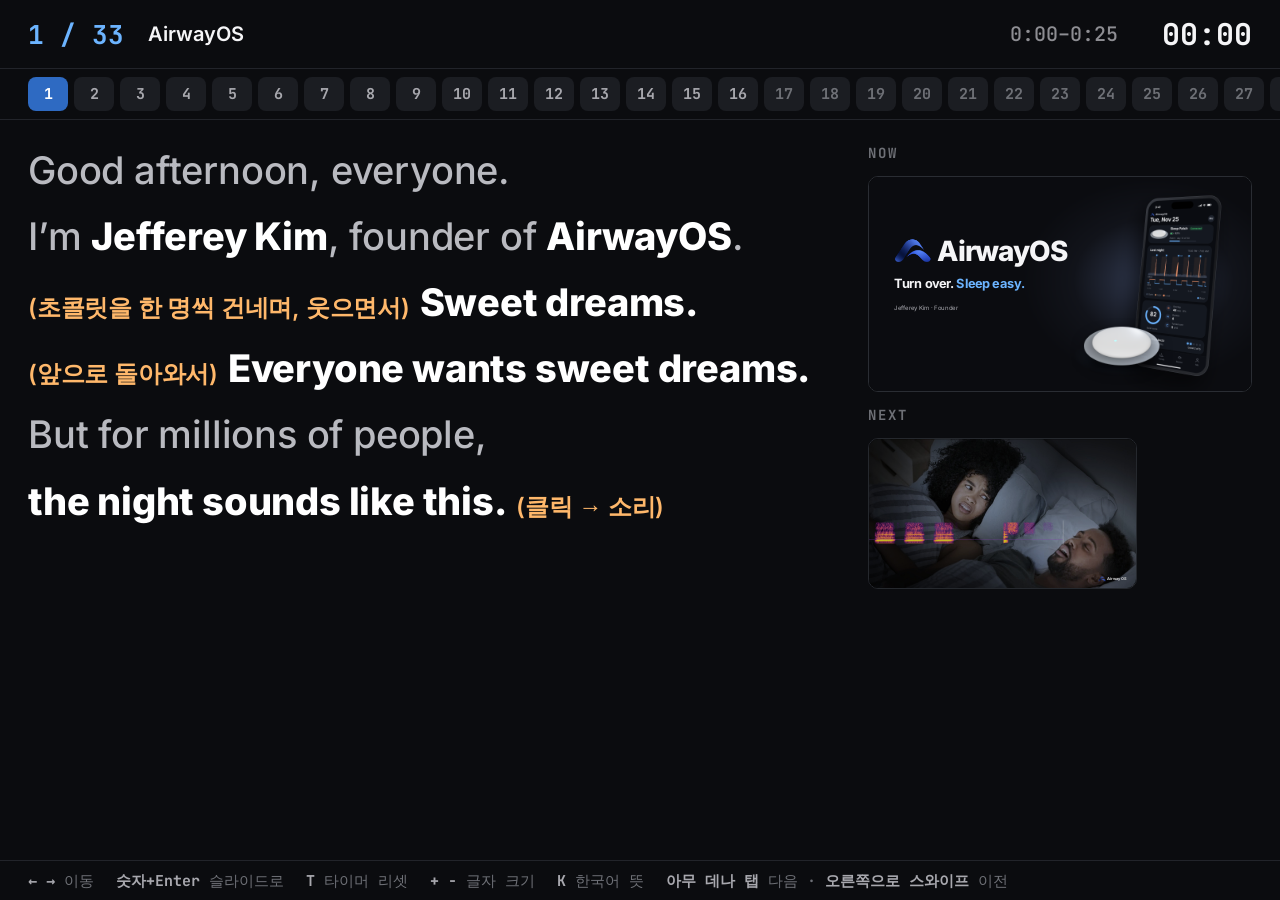
<file: airwayos/script-1e471d2ddb.html>
<!DOCTYPE html>
<html lang="ko"><head><meta charset="utf-8"><meta http-equiv="Cache-Control" content="no-cache">
<meta name="viewport" content="width=device-width, initial-scale=1">
<title>AirwayOS — Presenter</title>
<link rel="stylesheet" href="fonts.css?v=1c31df77"><link rel="stylesheet" href="deck.css?v=1c31df77">
<style>
* { margin:0; box-sizing:border-box }
html,body { overscroll-behavior:none; height:100%; background:#0b0c0f; color:#e5e5ea; overflow:hidden; font-family:'Inter','Apple SD Gothic Neo','Malgun Gothic',sans-serif }
#top { display:flex; align-items:center; gap:24px; padding:14px 28px; border-bottom:1px solid #22242a; font:600 20px/1.2 'Inter',sans-serif }
#num { color:#6CB4FF; font:700 26px 'JetBrains Mono',monospace }
#ttl { flex:1; color:#f5f5f7; white-space:nowrap; overflow:hidden; text-overflow:ellipsis }
#tm { color:#8e8e93; font:500 20px 'JetBrains Mono',monospace }
#timer { color:#f5f5f7; font:700 30px 'JetBrains Mono',monospace; min-width:110px; text-align:right }
#main { display:grid; grid-template-columns: minmax(0,1fr) 30vw; gap:28px; height:calc(100% - 64px - 51px - 40px); padding:24px 28px 0 }
#script { overflow-y:auto; padding-right:12px; padding-bottom:56px }
#script.long p.l { font-size:calc(var(--fs,44px) * .78) }
#script p.l { font-size:var(--fs,44px); line-height:1.42; color:#b9bac0; font-weight:500; margin:0 0 .32em 0; letter-spacing:-.2px }
#script p.l b { color:#ffffff; font-weight:800 }
#script p.l i { color:#FFB86B; font-style:normal; font-size:.62em; font-weight:600 }
#script p.ko { display:none; margin-top:.8em; font-size:calc(var(--fs,44px) * .5); line-height:1.5; color:#8e8e93 }
body.showko #script p.ko { display:block }
#side { display:flex; flex-direction:column; gap:14px; min-width:0 }
.lab { font:700 14px 'JetBrains Mono',monospace; letter-spacing:2px; color:#6e7076 }
.tb { position:relative; width:100%; aspect-ratio:16/9; overflow:hidden; border-radius:10px; background:#000; border:1px solid #2a2d33 }
.tb.next { width:70%; opacity:.85 }
.tb .stage { position:absolute; left:0; top:0; width:1920px; height:1080px; transform-origin:0 0 }
.tb .stage > section { position:absolute !important; left:0 !important; top:0 !important; width:1920px !important; height:1080px !important; overflow:hidden !important; box-sizing:border-box !important; display:none; margin:0 !important }
.tb .stage > section.on { display:block }
.tb .stage aside { display:none !important }
.tb .stage div.pg::before { content: attr(data-n) !important }
#hint { position:fixed; left:0; right:0; bottom:0; height:40px; display:flex; align-items:center; gap:22px; padding:0 28px; border-top:1px solid #22242a; font:500 15px 'JetBrains Mono',monospace; color:#6e7076 }
#hint b { color:#a8a8ae }
#main { touch-action:pan-y }
#chips { display:flex; gap:6px; overflow-x:auto; padding:8px 28px; border-bottom:1px solid #22242a; scrollbar-width:none }
#chips::-webkit-scrollbar { display:none }
#chips button { flex:0 0 auto; min-width:40px; height:34px; border:0; border-radius:8px; background:#1B1D22; color:#a8a8ae; font:700 15px 'JetBrains Mono',monospace }
#chips button.ap { color:#6e7076 }
#chips button.on { background:#2E6AC2; color:#fff }
#nav { display:none }
@media (max-width: 900px) {
  #top { gap:10px; padding:10px 14px; font-size:15px } #ttl { display:none } #chips { padding:8px 14px } #num { font-size:18px } #tm { font-size:13px } #timer { font-size:20px; min-width:64px }
  #main { display:flex; flex-direction:column-reverse; justify-content:flex-end; gap:10px; height:calc(100% - 50px - 51px - 64px); padding:10px 14px 0 }
  #side { flex-direction:row; align-items:flex-start; gap:10px } #side .lab, #tbNext { display:none } #tbNow { width:46% }
  #script { flex:1; min-height:0 }
  #hint { display:none }
  #nav { position:fixed; left:0; right:0; bottom:0; height:64px; display:flex; gap:8px; padding:8px 10px; background:#0b0c0f; border-top:1px solid #22242a }
  #nav button { flex:1; border:0; border-radius:12px; background:#1F2228; color:#f5f5f7; font:700 22px 'Inter',sans-serif }
  #nav button[data-a=prev], #nav button[data-a=next] { flex:2; background:#16325C; color:#cfe3ff }
}
#goto { position:fixed; right:28px; top:70px; font:700 28px 'JetBrains Mono',monospace; color:#6CB4FF; background:#000c; padding:6px 14px; border-radius:10px; display:none }
</style></head><body>
<div id="top"><span id="num"></span><span id="ttl"></span><span id="tm"></span><span id="timer">00:00</span></div>
<div id="chips"></div>
<div id="main"><div id="script"></div>
<div id="side"><p class="lab">NOW</p><div class="tb" id="tbNow"><div class="stage"><section id="cover" class="night" data-transition="fade" style="padding:0px; position:relative">
<img src="assets/13d0bb2cba8efdf26457d4ba1dcf59b4.png" alt="Concept render: the thin round white wearable in front of a tilted phone showing the AirwayOS morning report, on a dark background." style="display:block; width:1920px; height:1080px; object-fit:cover">
<div class="rise" style="--i:1; position:absolute; left:128px; top:300px; width:980px; display:flex; align-items:center; gap:30px">
<img src="assets/a3980751247bb381aa5a1e7877397e57.png" alt="AirwayOS logo" style="width:184px; height:120px">
<p style="margin:0; font-size:140px; font-weight:800; letter-spacing:-5px; line-height:1.0; color:#F5F5F7">AirwayOS</p>
</div>
<p class="rise" style="--i:2; position:absolute; left:128px; top:500px; width:980px; margin:0; font-size:64px; font-weight:700; letter-spacing:-1.5px; line-height:1.15; color:#F5F5F7">Turn over. <span style="color:#6CB4FF">Sleep easy.</span></p>
<p style="position:absolute; left:128px; top:640px; width:900px; margin:0; font-size:30px; line-height:1.3; color:#A8A8AE">Jefferey Kim · Founder</p>

</section>
<section id="hook" class="night" data-transition="fade" style="padding:0px; position:relative">
<img class="" style="display:block; width:1920px; height:1080px; object-fit:cover" src="assets/bb722172c076a1e4d2cbca4b7a4666ca.jpg" alt="">
<div style="position:absolute; right:72px; bottom:52px; width:300px; height:44px; display:flex; align-items:center; justify-content:flex-end; gap:12px; opacity:0.9"><img src="assets/a3980751247bb381aa5a1e7877397e57.png" alt="AirwayOS logo" style="width:52px; height:34px"><p style="margin:0; font-size:28px; font-weight:800; letter-spacing:-0.5px; color:#F5F5F7">AirwayOS</p></div>

</section>
<section id="language" class="night foot" data-transition="fade">
<p class="eyebrow">WHAT YOU JUST HEARD</p>
<h2 class="t" style="margin:0px">A man who <ruby>stopped breathing<rt>숨이 멈춘</rt></ruby>.</h2>
<p class="rec" style="position:absolute; left:128px; top:336px; width:600px"><span style="color:#FF6A55">●</span> REC · 2:47 AM</p>
<img src="assets/127fb61fff9e0f4595bc015c03676df3.png" alt="Sound recording of a sleeper: loud snores, then about ten seconds of silence, then a sharp gasp, then quieter breathing" style="position:absolute; left:128px; top:384px; width:1664px; height:360px">
<div class="wipe" style="position:absolute; left:120px; top:380px; width:1680px; height:368px"></div>
<p class="rec fade" style="--d:1300ms; position:absolute; left:859px; top:512px; width:608px; text-align:center; color:#FF9A6A">10 SEC · NO BREATH</p>
<p class="wl fade" style="--d:600ms; left:128px; top:776px; width:700px"><ruby>Snoring<rt>코골이</rt></ruby></p>
<p class="wl hot fade" style="--d:1300ms; left:859px; top:776px; width:560px"><ruby>Silence<rt>무호흡</rt></ruby>: airway blocked</p>
<p class="wl ok fade" style="--d:1900ms; left:1436px; top:776px; width:400px"><ruby>Gasp<rt>헉 (다시 숨)</rt></ruby>: forced to breathe</p>
<p class="lead fade" style="--d:2300ms; position:absolute; left:128px; top:856px; width:1200px; color:#F5F5F7">Again and again, all night long.</p>
<div class="pg" data-n="3"></div>

</section>
<section id="danger" class="night" data-transition="fade" style="padding:0px; position:relative">
<img src="assets/c1083613bfacd1acf42deac3624a5d16.jpg" alt="Three panels: a brain scan with a marked lesion, a tired man at the wheel at night, and a crashed car at a roadside." style="display:block; width:1920px; height:1080px; object-fit:cover">
<p style="position:absolute; left:72px; top:56px; margin:0; font-size:88px; font-weight:900; letter-spacing:-1px; line-height:1.1; color:#F5F5F7">IT’S NOT JUST <span style="background:#E4F07A; color:#141417; padding:0px 18px">NOISE</span></p>
<div style="position:absolute; left:56px; top:690px; width:540px">
<p style="margin:0; font-size:24px; font-weight:700; letter-spacing:4px; color:#E4F07A">BRAIN</p>
<p style="margin:6px 0 0 0; font-size:136px; font-weight:800; letter-spacing:-3px; line-height:1.05; color:#F5F5F7">2×</p>
<p style="margin:10px 0 0 0; font-size:30px; line-height:1.3; color:#C7C7CC"><ruby>stroke<rt>뇌졸중</rt></ruby> risk with serious <ruby>sleep apnea<rt>수면무호흡</rt></ruby></p>
</div>
<div style="position:absolute; left:696px; top:690px; width:540px">
<p style="margin:0; font-size:24px; font-weight:700; letter-spacing:4px; color:#E4F07A">BEHIND THE WHEEL</p>
<p style="margin:6px 0 0 0; font-size:136px; font-weight:800; letter-spacing:-3px; line-height:1.05; color:#F5F5F7">2.4×</p>
<p style="margin:10px 0 0 0; font-size:30px; line-height:1.3; color:#C7C7CC">car crash risk with sleep apnea</p>
</div>
<div style="position:absolute; left:1336px; top:690px; width:540px">
<p style="margin:0; font-size:24px; font-weight:700; letter-spacing:4px; color:#E4F07A">ROAD · USA</p>
<p style="margin:6px 0 0 0; font-size:136px; font-weight:800; letter-spacing:-3px; line-height:1.05; color:#F5F5F7">91,000</p>
<p style="margin:10px 0 0 0; font-size:30px; line-height:1.3; color:#C7C7CC">crashes a year with a <ruby>drowsy driver<rt>졸음운전</rt></ruby>, one every 6 minutes</p>
</div>

</section>
<section id="scale" class="night" data-transition="fade" style="padding:0px; position:relative">
<img src="assets/78b8e167c407a43f113e4dd8a0beb356.jpg" alt="World map centered on the Americas, other continents faint. The United States is covered in 150 dots, each 200,000 people with sleep apnea. Only one dot in five is lit; the rest are dark." style="display:block; width:1920px; height:1080px; object-fit:cover">
<div style="position:absolute; left:72px; top:700px; width:900px">
<p style="margin:0 0 14px 0; font-size:18px; font-weight:700; letter-spacing:4px; line-height:1.3; color:#A8A8AE">1 DOT = 200,000 AMERICANS WITH <ruby>SLEEP APNEA<rt>수면무호흡</rt></ruby></p>
<p style="margin:0; font-size:24px; line-height:1.2; color:#F5F5F7"><span style="display:inline-block; width:16px; height:16px; border-radius:50%; background:#F4F9C4; box-shadow:0 0 0 3px #141417, 0 0 0 5px #E4F07A, 0 0 16px 6px rgba(228,240,122,0.45); margin:0 16px 0 4px; vertical-align:-1px"></span>knows<span style="display:inline-block; width:16px; height:16px; border-radius:50%; background:#6B7078; box-shadow:0 0 0 3px #3E4148; margin:0 16px 0 44px; vertical-align:-1px"></span><span style="color:#A8A8AE">doesn’t know</span></p>
</div>
<p style="position:absolute; left:72px; top:820px; width:900px; margin:0; font-size:64px; font-weight:800; letter-spacing:-1.5px; line-height:1.08; color:#F5F5F7">30 million Americans.<br><span style="font-family:'Instrument Serif', Georgia, 'Times New Roman', serif; font-style:italic; font-weight:400; letter-spacing:0px; font-size:72px; color:#E4F07A">Far more common.</span></p>
<div style="position:absolute; right:72px; top:812px; display:flex; gap:56px">
<div><p style="margin:0; font-size:96px; font-weight:800; letter-spacing:-3px; line-height:1.0; color:#E4F07A">80%</p><p style="margin:14px 0 0 0; font-size:18px; font-weight:600; letter-spacing:4px; line-height:1.4; color:#C7C7CC"><ruby>NEVER DIAGNOSED<rt>진단 안 받음</rt></ruby></p></div>
<div><p style="margin:0; font-size:96px; font-weight:800; letter-spacing:-3px; line-height:1.0; color:#E4F07A">29%</p><p style="margin:14px 0 0 0; font-size:18px; font-weight:600; letter-spacing:4px; line-height:1.4; color:#C7C7CC">SLEEP APART<br>FROM PARTNER</p></div>
<div><p style="margin:0; font-size:96px; font-weight:800; letter-spacing:-3px; line-height:1.0; color:#E4F07A">$170M</p><p style="margin:14px 0 0 0; font-size:18px; font-weight:600; letter-spacing:4px; line-height:1.4; color:#C7C7CC">FIRST TARGET:<br>US <ruby>POSITIONAL THERAPY<rt>체위 치료</rt></ruby></p></div>
</div>

</section>
<section id="measure" class="night" data-transition="magic" style="padding:0px; position:relative">
<img src="assets/38b89c7cb9daad99185b8cfd2a402984.jpg" alt="A woman asleep in a sleep lab, wires taped to her face and head, a recorder on the bed beside her." style="display:block; width:1920px; height:1080px; object-fit:cover">
<div id="fl-t1" class="fl-track" style="left:350px; width:498px"></div>
<div id="fl-t2" class="fl-track" style="left:1016px; width:552px"></div>
<div id="fl-lead" class="fl-seg path fl-draw" style="left:0px; width:128px"></div>
<div id="fl-g1" class="fl-node ghost" style="left:128px"></div>
<div id="fl-g2" class="fl-node ghost" style="left:848px"></div>
<div id="fl-g3" class="fl-node ghost" style="left:1568px"></div>
<div id="fl-n1" class="fl-node bad fl-pop" style="left:128px; --d:700ms"><p class="fl-x">×</p></div>
<p id="fl-l1" class="fl-lab bad" style="left:180px; width:200px">FIND OUT</p>
<p id="fl-l2" class="fl-lab" style="left:900px; width:140px">TREAT</p>
<p id="fl-l3" class="fl-lab" style="left:1620px; width:120px">TURN</p>
<h2 class="t" style="position:absolute; left:128px; top:128px; width:900px; margin:0px">Barrier 1: <ruby>diagnosis<rt>진단</rt></ruby>.</h2>
<div class="bad-rows" style="position:absolute; left:128px; top:300px">
<div class="rise" style="--i:2"><p class="bnum">1 night</p><p class="bcap">in a sleep lab, covered in wires,<br>with a stranger watching</p></div>
<div class="rise" style="--i:3"><p class="bnum">$3,000</p><p class="bcap">on average, without insurance</p></div>
<div class="rise" style="--i:4"><p class="bnum">Up to half</p><p class="bcap">of patients: wrong from a single night</p></div>
</div>
<div style="position:absolute; left:1072px; top:852px; width:720px; box-sizing:border-box; padding:18px 22px; border-radius:14px; background:rgba(17,17,20,0.78)">
<p style="margin:0 0 6px 0;font-weight:700;letter-spacing:4px;line-height:1.2;color:#F5F5F7;font-size:30px" data-fit="grow"><span style="color:#FF6A55">●</span>&#160;&#160;<ruby>IN-LAB SLEEP TEST<rt>수면다원검사</rt></ruby></p>
<p style="margin:0; font-size:24px; line-height:1.3; color:#C7C7CC">polysomnography · wires on the head, face and chest</p>
</div>
<div class="pg" data-n="6"></div>

</section>
<section id="prevent" class="night foot" data-transition="magic">
<div id="fl-t1" class="fl-track" style="left:350px; width:498px"></div>
<div id="fl-t2" class="fl-track" style="left:1016px; width:552px"></div>
<div id="fl-lead" class="fl-seg path" style="left:0px; width:128px"></div>
<div id="fl-s1" class="fl-seg path fl-draw" style="left:350px; width:498px; --d:200ms"></div>
<div id="fl-g1" class="fl-node ghost" style="left:128px"></div>
<div id="fl-g2" class="fl-node ghost" style="left:848px"></div>
<div id="fl-g3" class="fl-node ghost" style="left:1568px"></div>
<div id="fl-n1" class="fl-node bad" style="left:128px"><p class="fl-x">×</p></div>
<div id="fl-n2" class="fl-node bad fl-pop" style="left:848px; --d:950ms"><p class="fl-x">×</p></div>
<p id="fl-l1" class="fl-lab bad" style="left:180px; width:200px">FIND OUT</p>
<p id="fl-l2" class="fl-lab bad" style="left:900px; width:140px">TREAT</p>
<p id="fl-l3" class="fl-lab" style="left:1620px; width:120px">TURN</p>
<h2 class="t" style="margin:0 0 48px 0">Barrier 2: <ruby>treatment<rt>치료</rt></ruby>.</h2>
<div class="bcards">
<div class="bcard rise" style="--i:2"><img class="bimg" src="assets/3f2abb587b76d3ebbc4d281d764a41d4.jpg" alt="A woman lies in bed at night wearing a CPAP mask over her nose and mouth."><p class="bnum2">$600+</p><p class="bcap">for a <ruby>CPAP<rt>양압기</rt></ruby> machine,<br>worn every single night</p></div>
<div class="bcard rise" style="--i:3"><img class="bimg" src="assets/b69ae0afd919f404e3ba0f7066e6bb98.jpg" alt="A tired man in bed rubs his forehead, holding his CPAP mask away from his face."><p class="bnum2">1 in 3</p><p class="bcap">don’t use it enough</p></div>
<div class="bcard rise" style="--i:4"><img class="bimg" src="assets/21de97e1526f8635d8a18021e0229336.jpg" alt="Medical illustration: a needle tool reaches into the soft palate at the back of the mouth."><p class="bnum2">$30,000+</p><p class="bcap">for surgery.<br>Not for everyone.</p></div>
</div>
<div class="pg" data-n="7"></div>

</section>
<section id="position" class="night foot" data-transition="magic">
<div id="fl-t1" class="fl-track" style="left:350px; width:498px"></div>
<div id="fl-t2" class="fl-track" style="left:1016px; width:552px"></div>
<div id="fl-lead" class="fl-seg path" style="left:0px; width:128px"></div>
<div id="fl-s1" class="fl-seg path" style="left:350px; width:498px"></div>
<div id="fl-s2" class="fl-seg good fl-draw" style="left:1016px; width:330px; --d:300ms"></div>
<div id="fl-g1" class="fl-node ghost" style="left:128px"></div>
<div id="fl-g2" class="fl-node ghost" style="left:848px"></div>
<div id="fl-g3" class="fl-node ghost" style="left:1568px"></div>
<div id="fl-n1" class="fl-node bad" style="left:128px"><p class="fl-x">×</p></div>
<div id="fl-n2" class="fl-node bad" style="left:848px"><p class="fl-x">×</p></div>
<p id="fl-l1" class="fl-lab bad" style="left:180px; width:200px">FIND OUT</p>
<p id="fl-l2" class="fl-lab bad" style="left:900px; width:140px">TREAT</p>
<p id="fl-l3" class="fl-lab" style="left:1620px; width:120px">TURN</p>
<h2 class="t" style="margin:0 0 14px 0">For more than half, it’s how they sleep.</h2>
<p style="margin:0 0 28px 0; font-size:32px; font-weight:500; line-height:1.3; color:#6CB4FF">The good news: many may not need a mask or surgery.</p>
<div style="display:flex; gap:64px">
<div class="rise" style="--i:2; position:relative; width:800px; height:570px; border-radius:24px; overflow:hidden">
<img src="assets/2b9a142e3fbb93cbf6c38c3b97d96286.jpg" alt="A man sleeps on his back. Zoomed in: his tongue falls back and the airway in his throat narrows; a wavy line shows snoring." style="display:block; width:800px; height:570px; object-fit:cover">
<p style="position:absolute; left:40px; top:28px; width:400px; margin:0; font-size:24px; font-weight:700; letter-spacing:4px; line-height:1.2; color:#E5483A">ON YOUR BACK</p>
<p style="position:absolute; left:40px; top:272px; width:360px; margin:0; font-size:64px; font-weight:800; letter-spacing:-2px; line-height:1.0; color:#E5483A">Narrow</p>
<p style="position:absolute; left:40px; top:352px; width:360px; margin:0; font-size:28px; line-height:1.35; color:#3A3A3C">The tongue falls back and blocks the airway.</p>
</div>
<div class="rise" style="--i:3; position:relative; width:800px; height:570px; border-radius:24px; overflow:hidden">
<img src="assets/71d10cda203ca57a0b09cf071f00f4a1.jpg" alt="A man sleeps on his side. Zoomed in: the airway in his throat stays open." style="display:block; width:800px; height:570px; object-fit:cover">
<p style="position:absolute; left:40px; top:28px; width:400px; margin:0; font-size:24px; font-weight:700; letter-spacing:4px; line-height:1.2; color:#0066CC">ON YOUR SIDE</p>
<p style="position:absolute; left:40px; top:272px; width:360px; margin:0; font-size:64px; font-weight:800; letter-spacing:-2px; line-height:1.0; color:#0066CC">Open</p>
<p style="position:absolute; left:40px; top:352px; width:360px; margin:0; font-size:28px; line-height:1.35; color:#3A3A3C">The airway stays open.</p>
<p style="position:absolute; left:40px; top:440px; width:360px; margin:0; font-size:28px; font-weight:700; line-height:1.35; color:#0066CC">−54% breathing problems</p>
</div>
</div>
<p style="margin:30px 0 0 0; font-size:40px; font-weight:700; letter-spacing:-0.5px; line-height:1.2; color:#F5F5F7">The catch? You can’t control your position in your sleep.</p>
<div class="pg" data-n="8"></div>

</section>
<section id="turn" class="night" data-transition="fade" style="padding:0px; position:relative">
<img src="assets/9dc25377728f1ca6f276ec11cd5d4d19.png" alt="Concept render: a thin, round white wearable with a small blue light, on a clear round skin patch, lit dramatically on a dark background." style="display:block; width:1920px; height:1080px; object-fit:cover">
<div id="fl-t1" class="fl-track" style="left:350px; width:498px"></div>
<div id="fl-t2" class="fl-track" style="left:1016px; width:552px"></div>
<div id="fl-lead" class="fl-seg path" style="left:0px; width:128px"></div>
<div id="fl-s1" class="fl-seg path" style="left:350px; width:498px"></div>
<div id="fl-s2" class="fl-seg good" style="left:1016px; width:552px"></div>
<div id="fl-g1" class="fl-node ghost" style="left:128px"></div>
<div id="fl-g2" class="fl-node ghost" style="left:848px"></div>
<div id="fl-g3" class="fl-node ghost" style="left:1568px"></div>
<div id="fl-n1" class="fl-node bad" style="left:128px"><p class="fl-x">×</p></div>
<div id="fl-n2" class="fl-node bad" style="left:848px"><p class="fl-x">×</p></div>
<div id="fl-n3" class="fl-node good fl-pop" style="left:1568px; --d:700ms"><p class="fl-x">✓</p></div>
<p id="fl-l1" class="fl-lab bad" style="left:180px; width:200px">FIND OUT</p>
<p id="fl-l2" class="fl-lab bad" style="left:900px; width:140px">TREAT</p>
<p id="fl-l3" class="fl-lab good" style="left:1620px; width:120px">TURN</p>
<img class="rise" src="assets/a3980751247bb381aa5a1e7877397e57.png" alt="AirwayOS logo" style="--i:1; position:absolute; left:128px; top:186px; width:138px; height:90px">
<p class="rise" style="--i:1; position:absolute; left:290px; top:170px; width:800px; margin:0; font-size:120px; font-weight:300; letter-spacing:-3px; line-height:1.0; color:#F5F5F7">AirwayOS</p>
<p class="rise" style="--i:2; position:absolute; left:116px; top:290px; width:1000px; margin:0; font-size:136px; font-weight:800; font-style:italic; letter-spacing:-5px; line-height:1.05; color:#F5F5F7">Sleep Patch.</p>
<p class="rise" style="--i:3; position:absolute; left:128px; top:452px; width:900px; margin:0; font-size:36px; font-weight:500; line-height:1.25; color:#C7C7CC">So we built this: <b style="color:#F5F5F7">a thin patch for your shoulder.</b></p>
<div class="steps9 rise" style="--i:4; position:absolute; left:128px; top:548px; width:900px">
<div class="st9"><p class="st9n">1</p><svg width="44" height="44" viewBox="0 0 44 44" aria-label="sound wave icon"><path d="M6 22v0M12 16v12M18 10v24M24 14v16M30 8v28M36 17v10" stroke="#6CB4FF" stroke-width="2.4" fill="none" stroke-linecap="round" stroke-linejoin="round"/></svg><div><p class="st9t">Your phone <b>listens for snoring.</b></p></div></div>
<div class="st9"><p class="st9n">2</p><svg width="44" height="44" viewBox="0 0 44 44" aria-label="lying on the back icon"><path d="M6 26c4-7 28-7 32 0" stroke="#6CB4FF" stroke-width="2.4" fill="none" stroke-linecap="round" stroke-linejoin="round"/><path d="M4 30h36" stroke="#6CB4FF" stroke-width="2.4" fill="none" stroke-linecap="round" stroke-linejoin="round"/></svg><div><p class="st9t">The patch <b>senses when you’re on your back.</b></p></div></div>
<div class="st9"><p class="st9n">3</p><svg width="44" height="44" viewBox="0 0 44 44" aria-label="vibration icon"><circle cx="22" cy="22" r="5" stroke="#6CB4FF" stroke-width="2.4" fill="none" stroke-linecap="round" stroke-linejoin="round"/><path d="M12 14a13 13 0 0 0 0 16M32 14a13 13 0 0 1 0 16M6 9a21 21 0 0 0 0 26M38 9a21 21 0 0 1 0 26" stroke="#6CB4FF" stroke-width="2.4" fill="none" stroke-linecap="round" stroke-linejoin="round"/></svg><div><p class="st9t">Both? <b>Only then</b>, a <ruby>gentle buzz<rt>약한 진동</rt></ruby>.</p></div></div>
<div class="st9"><p class="st9n">4</p><svg width="44" height="44" viewBox="0 0 44 44" aria-label="roll over icon"><path d="M34 16a13 13 0 1 0 2 9" stroke="#6CB4FF" stroke-width="2.4" fill="none" stroke-linecap="round" stroke-linejoin="round"/><path d="M35 8v8h-8" stroke="#6CB4FF" stroke-width="2.4" fill="none" stroke-linecap="round" stroke-linejoin="round"/></svg><div><p class="st9t">You <b>roll over</b> and keep sleeping.</p></div></div>
</div>

</section>
<section id="learns" class="night foot" data-transition="fade">
<img src="assets/6a381d5c2439d937c87b95c9b4603dc9.png" alt="" style="position:absolute; left:1100px; top:0px; width:820px; height:1080px">
<p class="eyebrow">NEW VALUE</p>
<h2 class="t">It learns you.</h2>
<div class="row" style="gap:56px; align-items:center; position:relative">
<div class="col" style="flex:1; gap:20px">
<div class="stepc rise" style="--i:0"><p class="sn">1</p><div><p class="sk">WEEK 1</p><p class="st2">Only measures. Builds your <ruby>baseline<rt>기준치</rt></ruby>.</p></div></div>
<div class="stepc hl rise" style="--i:1"><p class="sn">2</p><div><p class="sk">WEEK 2+</p><p class="st2">Finds the softest <ruby>buzz<rt>진동</rt></ruby> that still works.</p></div></div>
<div class="stepc rise" style="--i:2"><p class="sn">3</p><div><p class="sk">EVERY MORNING</p><p class="st2">Shows the proof: buzzes, turns, less snoring.</p></div></div>
<div class="strip" style="margin-top:8px"><p class="stript">Watches and apps report the problem tomorrow. Our patch acts on it tonight.</p></div>
</div>
<div class="col" style="gap:10px; align-items:center"><img class="rise" style="--i:3; width:311px; height:650px; object-fit:contain" src="assets/0324aff02ce23f9c597ee7ba172e995b.png" alt="App screen, morning report: a timeline of last night shows short snoring bursts while on the back, each ended by a buzz and a turn to the side; quiet score 82, 6 buzzes, turned over 5 of 6; softest buzz level 2 of 5."></div>
</div>
<div class="pg" data-n="10"></div>

</section>
<section id="demo" class="night foot" data-transition="fade">
<p class="eyebrow">DEMO</p>
<h2 class="t" style="margin:0 0 40px 0">One night, one soft buzz.</h2>
<div class="row" style="gap:64px; align-items:flex-start">
<img class="dm rise" style="--i:0" src="assets/eb4e95fde61d80b6d53f2339088b9a83.jpg" alt="">
<div class="dms" style="width:480px; gap:18px; padding:0px">
<div class="dmt-row rise" style="--i:1"><img class="dmth" src="assets/8673550debc833f525b0c69405b59547.jpg" alt="Scene: he puts the patch on the back of his shoulder"><div><p class="dmt">0:00</p><p class="dml2">Patch on</p></div></div>
<div class="dmt-row rise" style="--i:2"><img class="dmth hot" src="assets/b9c651517ce973c57bbcc7d8ecf80312.jpg" alt="Scene: he snores on his back while his partner covers her ear"><div><p class="dmt">0:01</p><p class="dml2 hot">On his back. Snoring.</p></div></div>
<div class="dmt-row rise" style="--i:3"><img class="dmth ok" src="assets/45e27f32224626c1178a37a67b591bb9.jpg" alt="Scene: a soft blue glow under his shoulder as the patch buzzes"><div><p class="dmt">0:04</p><p class="dml2 ok">Gentle buzz</p></div></div>
<div class="dmt-row rise" style="--i:4"><img class="dmth ok" src="assets/395ee482bbdd96dd3e5a17b109dc704a.jpg" alt="Scene: he rolls onto his side, still asleep"><div><p class="dmt">0:05</p><p class="dml2 ok">Rolls over</p></div></div>
<div class="dmt-row rise" style="--i:5"><img class="dmth" src="assets/68fd1e06dc16d3e95cdb2157174dcb26.jpg" alt="Scene: both asleep, his partner relaxed"><div><p class="dmt">0:10</p><p class="dml2">Snoring stops. Still asleep.</p></div></div>
</div>
</div>
<div class="pg" data-n="11"></div>

</section>
<section id="compete" class="night foot" data-transition="fade">
<p class="eyebrow">COMPETITIVE ADVANTAGE</p>
<h2 class="t" style="margin:0 0 40px 0">Easy and effective, every night.</h2>
<div class="qd">
<div class="qz fade" style="--d:900ms"></div>
<div class="qx"></div>
<div class="qy"></div>
<p class="qax" style="left:20px;top:10px;width:560px;text-align:right;transform:translate(-608px, -10px)">↑&nbsp;<br>WORKS<br>(REAL-LIFE<br>EFFECT)</p>
<p class="qax" style="left:1060px;top:536px;width:480px;text-align:right;transform:translate(20px, 64px)">EASY TO USE EVERY NIGHT →</p>
<p class="qax go fade" style="--d:900ms; left:1240px; top:16px; width:300px; text-align:right">OUR TARGET</p>
<p class="qdot" style="--d:150ms; left:125px; top:190px"><ruby>Surgery<rt>수술</rt></ruby></p>
<p class="qdot" style="--d:250ms; left:245px; top:262px"><ruby>CPAP mask<rt>양압기</rt></ruby></p>
<p class="qdot" style="--d:350ms; left:470px; top:150px"><ruby>Dental device<rt>구강 장치</rt></ruby></p>
<p class="qdot" style="--d:450ms; left:735px; top:95px"><ruby>Prescription trainers<rt>처방 자세교정기</rt></ruby></p>
<p class="qdot" style="--d:550ms; left:990px; top:345px">Smart pillows</p>
<p class="qdot" style="--d:650ms; left:1320px; top:470px">Apps &amp; watches</p>
<p class="qdot" style="--d:750ms; left:190px; top:500px">Live with it</p>
<div class="qus" style="left:1290px; top:150px"><img src="assets/a3980751247bb381aa5a1e7877397e57.png" alt="AirwayOS logo" style="width:62px; height:40px"><p class="qust">AirwayOS</p></div>
</div>
<div class="pg" data-n="12"></div>

</section>
<section id="model" class="night foot" data-transition="fade">
<p class="eyebrow">BUSINESS MODEL</p>
<h2 class="t" style="margin:0 0 40px 0">Our business model is straightforward.</h2>
<div class="bm">
<div class="bmt hl rise" style="--i:1; width:900px">
<img class="bmi" src="assets/0fd5cebf9d3d6cab7a17c37f1cf98726.png" alt="Concept render: the round patch device with two spare pads">
<p class="bmk">① THE KIT</p>
<p class="bmh">₩99,000 <span class="bmu">~$69</span></p>
<p class="bmc">with a one-week trial</p>
</div>
<p class="bma">→</p>
<div class="bmt rise" style="--i:2; width:716px">
<img class="bmi" src="assets/ccc90ad29fcb6c90293ca691762c6ebf.png" alt="Concept render: a fan of refill pads">
<p class="bmk">② THEN</p>
<p class="bmh">₩4,900<span class="bmu"> / month</span></p>
<p class="bmc">for replacement pads</p>
</div>
</div>
<p class="uek" style="margin-top:44px">③ WITH A 55% <ruby>GROSS MARGIN<rt>매출총이익</rt></ruby> · PER KIT</p>
<div class="ueb">
<div class="ues dev" style="width:421px; --d:500ms"><p class="uel">DEVICE</p><p class="uev">₩25,000</p></div>
<div class="ues ops" style="width:336px; --d:800ms"><p class="uel">FEES &amp; SHIPPING</p><p class="uev">₩20,000</p></div>
<div class="ues con" style="width:907px; --d:1100ms"><p class="uel">GROSS MARGIN · 55%</p><p class="uev">₩54,000</p></div>
</div>
<div class="cac rise" style="--i:14">
<div class="cacb"><p class="cact"><ruby>CUSTOMER COST<rt>고객 획득 비용</rt></ruby> ≤ ₩25,000</p></div>
<p class="cacr">✓ The very first sale pays it back</p>
</div>
<div class="pg" data-n="13"></div>

</section>
<section id="team" class="night" data-transition="fade" style="padding:0px; position:relative">
<img src="assets/52fb4ccf1f563e7bfe0ec479efceac2a.jpg" alt="Jefferey Kim pitching on stage at MIT Global Startup Workshop 2026." style="display:block; width:1920px; height:1080px; object-fit:cover">
<p style="position:absolute;left:128px;top:100px;width:600px;margin:0;font-weight:700;letter-spacing:4px;color:#E4F07A;font-size:30px">WHY ME</p>
<p class="rise" style="--i:1; position:absolute; left:128px; top:140px; width:820px; margin:0; font-size:60px; font-weight:800; letter-spacing:-1.5px; line-height:1.1; color:#F5F5F7">I live with this problem.<br>I build products people use.</p>
<p style="position:absolute; left:128px; top:292px; width:700px; margin:0; font-size:28px; line-height:1.3; color:#C7C7CC">Jefferey Kim · Mobile Engineering, KNU</p>
<p class="rise" style="--i:2; position:absolute; left:128px; top:346px; width:820px; margin:0; font-family:'JetBrains Mono', monospace; font-size:24px; letter-spacing:2px; line-height:1.2; color:#E4F07A">⚙&#160;&#160;BUILT PROTOTYPE v0.1 MYSELF · OCT 2026</p>
<div class="rise" style="--i:2; position:absolute; left:128px; top:430px; width:640px">
<p style="margin:0; font-family:'JetBrains Mono', monospace; font-size:24px; letter-spacing:3px; line-height:1.2; color:#E4F07A">↗&#160;&#160;PITCHED AND WON AT</p>
<div style="display:flex; gap:36px; align-items:center; margin-top:18px">
<img src="assets/9555d60319b232aa9dafc891c6e997be.png" alt="MIT" style="width:75px; height:46px">
<img src="assets/4173dab122177bd8229b2b453dae65f6.png" alt="Samsung Galaxy" style="width:106px; height:46px">
<img src="assets/0c1eb823348bc1be3b5f927eecb851b1.png" alt="UC Berkeley" style="width:149px; height:46px">
<img src="assets/41471f2a6409f170d746118ccca67db5.png" alt="VoiceOS" style="width:163px; height:34px">
</div>
<div style="margin-top:44px"><p style="margin:0; font-family:'JetBrains Mono', monospace; font-size:24px; letter-spacing:3px; line-height:1.2; color:#E4F07A">◎&#160;&#160;DESIGN REVIEWED BY</p></div>
<p style="margin:12px 0 0 0; font-size:36px; font-weight:800; line-height:1.2; color:#F5F5F7">Sleep researcher · KNU Hospital</p>
</div>
<div class="rise" style="--i:3; position:absolute; left:128px; top:822px; width:1664px; display:grid; grid-template-columns:repeat(6, 1fr); column-gap:16px">
<div style="display:flex; flex-direction:column; align-items:center; text-align:center"><svg width="40" height="40" viewBox="0 0 40 40" aria-label="trophy icon"><path d="M12 6h16v8a8 8 0 0 1-16 0zM12 9H6v2a6 6 0 0 0 6 6M28 9h6v2a6 6 0 0 1-6 6M20 22v6M14 34h12M16 28h8v6h-8z" fill="none" stroke="#E4F07A" stroke-width="2.2" stroke-linejoin="round" stroke-linecap="round"/></svg><div style="height:62px; display:flex; flex-direction:column; justify-content:flex-end; margin-top:10px"><p style="margin:0; font-size:26px; font-weight:800; line-height:1.15; color:#F5F5F7">MIT GSW</p></div><p style="margin:8px 0 0 0; font-family:'JetBrains Mono', monospace; font-size:24px; letter-spacing:1px; line-height:1.2; color:#A8A8AE">2ND · 2026</p></div>
<div style="display:flex; flex-direction:column; align-items:center; text-align:center"><svg width="40" height="40" viewBox="0 0 40 40" aria-label="trophy icon"><path d="M12 6h16v8a8 8 0 0 1-16 0zM12 9H6v2a6 6 0 0 0 6 6M28 9h6v2a6 6 0 0 1-6 6M20 22v6M14 34h12M16 28h8v6h-8z" fill="none" stroke="#E4F07A" stroke-width="2.2" stroke-linejoin="round" stroke-linecap="round"/></svg><div style="height:62px; display:flex; flex-direction:column; justify-content:flex-end; margin-top:10px"><p style="margin:0; font-size:26px; font-weight:800; line-height:1.15; color:#F5F5F7">GALAXY<br>IDEATHON</p></div><p style="margin:8px 0 0 0; font-family:'JetBrains Mono', monospace; font-size:24px; letter-spacing:1px; line-height:1.2; color:#A8A8AE">2ND · SAMSUNG</p></div>
<div style="display:flex; flex-direction:column; align-items:center; text-align:center"><svg width="40" height="40" viewBox="0 0 40 40" aria-label="trophy icon"><path d="M12 6h16v8a8 8 0 0 1-16 0zM12 9H6v2a6 6 0 0 0 6 6M28 9h6v2a6 6 0 0 1-6 6M20 22v6M14 34h12M16 28h8v6h-8z" fill="none" stroke="#E4F07A" stroke-width="2.2" stroke-linejoin="round" stroke-linecap="round"/></svg><div style="height:62px; display:flex; flex-direction:column; justify-content:flex-end; margin-top:10px"><p style="margin:0; font-size:26px; font-weight:800; line-height:1.15; color:#F5F5F7">VOICEOS<br>HACKATHON</p></div><p style="margin:8px 0 0 0; font-family:'JetBrains Mono', monospace; font-size:24px; letter-spacing:1px; line-height:1.2; color:#A8A8AE">3RD · SF 2026</p></div>
<div style="display:flex; flex-direction:column; align-items:center; text-align:center"><svg width="40" height="40" viewBox="0 0 40 40" aria-label="trophy icon"><path d="M12 6h16v8a8 8 0 0 1-16 0zM12 9H6v2a6 6 0 0 0 6 6M28 9h6v2a6 6 0 0 1-6 6M20 22v6M14 34h12M16 28h8v6h-8z" fill="none" stroke="#E4F07A" stroke-width="2.2" stroke-linejoin="round" stroke-linecap="round"/></svg><div style="height:62px; display:flex; flex-direction:column; justify-content:flex-end; margin-top:10px"><p style="margin:0; font-size:26px; font-weight:800; line-height:1.15; color:#F5F5F7">MO:DEX<br>APP CONTEST</p></div><p style="margin:8px 0 0 0; font-family:'JetBrains Mono', monospace; font-size:24px; letter-spacing:1px; line-height:1.2; color:#A8A8AE">1ST · KNU</p></div>
<div style="display:flex; flex-direction:column; align-items:center; text-align:center"><svg width="40" height="40" viewBox="0 0 40 40" aria-label="trophy icon"><path d="M12 6h16v8a8 8 0 0 1-16 0zM12 9H6v2a6 6 0 0 0 6 6M28 9h6v2a6 6 0 0 1-6 6M20 22v6M14 34h12M16 28h8v6h-8z" fill="none" stroke="#E4F07A" stroke-width="2.2" stroke-linejoin="round" stroke-linecap="round"/></svg><div style="height:62px; display:flex; flex-direction:column; justify-content:flex-end; margin-top:10px"><p style="margin:0; font-size:26px; font-weight:800; line-height:1.15; color:#F5F5F7">AI WORKFLOW<br>HACKATHON</p></div><p style="margin:8px 0 0 0; font-family:'JetBrains Mono', monospace; font-size:24px; letter-spacing:1px; line-height:1.2; color:#A8A8AE">GRAND PRIZE</p></div>
<div style="display:flex; flex-direction:column; align-items:center; text-align:center"><svg width="40" height="40" viewBox="0 0 40 40" aria-label="graduation cap icon"><path d="M3 15 20 8l17 7-17 7zM10 18v8c3 3 17 3 20 0v-8M35 16v9" fill="none" stroke="#E4F07A" stroke-width="2.2" stroke-linejoin="round" stroke-linecap="round"/></svg><div style="height:62px; display:flex; flex-direction:column; justify-content:flex-end; margin-top:10px"><p style="margin:0; font-size:26px; font-weight:800; line-height:1.15; color:#F5F5F7">UC BERKELEY</p></div><p style="margin:8px 0 0 0; font-family:'JetBrains Mono', monospace; font-size:24px; letter-spacing:1px; line-height:1.2; color:#A8A8AE">SUMMER 2026</p></div>
</div>

</section>
<section id="sv" class="night foot" data-transition="fade" style="padding:0px; position:relative">
<img src="assets/69895ad92e928ca3d58c5f10ebeb0bbc.jpg" alt="Dotted map of the San Francisco Bay Area, with San Francisco and Stanford lit in blue." style="display:block; width:1920px; height:1080px; object-fit:cover">
<p class="eyebrow" style="position:absolute; left:128px; top:128px; width:900px; margin:0">IN SILICON VALLEY · JANUARY 2027</p>
<h2 class="t" style="position:absolute; left:128px; top:176px; width:900px; margin:0">Not a trip. A test.</h2>
<p class="rise" style="--i:0; position:absolute; left:128px; top:278px; width:780px; margin:0; font-size:28px; line-height:1.3; color:#A8A8AE"><b style="color:#F5F5F7">In Silicon Valley, I’ll <ruby>validate<rt>검증</rt></ruby> three things.</b></p>
<div class="col" style="position:absolute; left:128px; top:370px; width:820px; gap:32px">
<div class="svr rise" style="--i:1"><p class="svn">01</p><div><p class="svh">Will Americans pay? $69 or $89?</p><p class="svc">Waitlist page + survey of 100 people</p></div></div>
<div class="svr rise" style="--i:2"><p class="svn">02</p><div><p class="svh">How do sleep doctors see it?</p><p class="svc">Already reached out to Stanford and UCSF</p></div></div>
<div class="svr rise" style="--i:3"><p class="svn">03</p><div><p class="svh">Which partners can help us sell?</p><p class="svc">5 VCs · 3 medical equipment suppliers</p></div></div>
</div>
<div class="pin" style="left:1259px; top:360px; --d:700ms"></div>
<p class="pinl rise" style="--i:7; left:1040px; top:300px; width:186px; text-align:right">UCSF <span>02</span></p>
<div class="pin" style="left:1498px; top:711px; --d:900ms"></div>
<p class="pinl rise" style="--i:8; left:1540px; top:700px; width:236px">STANFORD <span>02</span></p>
<p class="pinl rise" style="--i:6; left:1484px; top:150px; width:300px; color:#8E8E93; font-weight:400">SAN FRANCISCO BAY</p>
<div class="rd-track" style="left:140px; width:1640px"></div>
<div class="rd-seg" style="left:140px; width:540px; --d:1100ms"></div>
<div class="rd-node on" style="left:128px"></div>
<div class="rd-node" style="left:668px"></div>
<div class="rd-node" style="left:1208px"></div>
<div class="rd-node" style="left:1748px"></div>
<p class="rdl on" style="left:128px; width:460px">NOW · VALIDATE IN KOREA</p>
<p class="rdl" style="left:668px; width:460px">2027 · US WELLNESS LAUNCH</p>
<p class="rdl" style="left:1208px; width:300px">FDA 510(k)</p>
<p class="rdl" style="left:1492px; width:280px; text-align:right">MEDICARE</p>
<div class="pg" data-n="15"></div>

</section>
<section id="close" class="night" data-transition="fade" style="padding:0px; position:relative">
<img src="assets/db1482350e6b812cde4dcf14d8e4c796.jpg" alt="Illustration: a person sleeps peacefully on their side under a starry night sky, a small patch on their upper back." style="display:block; width:1920px; height:1080px; object-fit:cover">
<div class="rise" style="--i:0; position:absolute; left:128px; top:236px; width:600px; display:flex; align-items:center; gap:16px">
<img src="assets/a3980751247bb381aa5a1e7877397e57.png" alt="AirwayOS logo" style="width:86px; height:56px">
<p style="margin:0; font-size:44px; font-weight:800; letter-spacing:-1px; line-height:1.0; color:#F5F5F7">AirwayOS</p>
</div>
<p class="rise" style="--i:1; position:absolute; left:128px; top:330px; width:900px; margin:0; font-size:120px; font-weight:800; letter-spacing:-4px; line-height:1.02; color:#F5F5F7">Turn over.<br><span style="color:#6CB4FF">Sleep easy.</span></p>
<p class="rise" style="--i:2; position:absolute; left:128px; top:620px; width:760px; margin:0; font-size:34px; line-height:1.35; color:#D0D2E0">No one should have to choose between sleeping well and sleeping together.</p>

</section>
<section id="bk-customer" class="night foot" data-transition="fade">
<p class="eyebrow">APPENDIX · FIRST CUSTOMER &amp; MARKET</p>
<h2 class="t">First customer: back-sleeping snorers in the US.</h2>
<div class="row" style="align-items:stretch">
<div class="card rise" style="--i:0; flex:1">
<p class="tag">WHO</p>
<h3 class="ct">Snores mostly on the back</h3>
<p class="cp">Often the partner is the one who pushes them to act.</p>
</div>
<div class="card rise" style="--i:1; flex:1">
<p class="tag">WHERE THEY ARE</p>
<h3 class="ct">Not ready for a lab or CPAP</h3>
<p class="cp">They want something easy that works tonight.</p>
</div>
<div class="card hl rise" style="--i:2; flex:1">
<p class="tag">FIRST MARKET</p>
<h3 class="ct">$170M</h3>
<p class="cp">US positional therapy. 30M Americans have sleep apnea; 80% are undiagnosed.</p>
</div>
</div>
<p class="src">Market: Coherent MI, DelveInsight, SNS Insider (2025). Prevalence and undiagnosed share as on slide 5.</p>
<div class="pg" data-n="17"></div>

</section>
<section id="bk-price" class="night foot" data-transition="fade">
<p class="eyebrow">APPENDIX · PRICING</p>
<h2 class="t">$69: low enough to try without a doctor.</h2>
<div class="row" style="align-items:stretch">
<div class="card rise" style="--i:0; flex:1">
<p class="tag">PRESCRIPTION DEVICE</p>
<h3 class="ct">$499</h3>
<p class="cp">Night Shift. Needs a prescription, and you only find out if it suits you after you buy.</p>
</div>
<div class="card hl rise" style="--i:1; flex:1">
<p class="tag">AIRWAYOS KIT</p>
<h3 class="ct">$69 · ₩99,000</h3>
<p class="cp">No prescription. One-week trial. 55% gross margin.</p>
</div>
<div class="card rise" style="--i:2; flex:1">
<p class="tag">NEXT TEST</p>
<h3 class="ct">$69 vs $89</h3>
<p class="cp">Waitlist page and a survey of 100 people in Silicon Valley.</p>
</div>
</div>
<p class="src">Night Shift price: 1800CPAP (Night Shift LE). Margin: slide 13.</p>
<div class="pg" data-n="18"></div>

</section>
<section id="bk-us" class="night foot" data-transition="fade">
<p class="eyebrow">APPENDIX · WHY THE US FIRST</p>
<h2 class="t">Bigger need in the US. Korea is the test bed.</h2>
<div class="row" style="align-items:stretch">
<div class="card hl rise" style="--i:0; flex:1.3">
<p class="tag">US · THE NEED</p>
<h3 class="ct">30M with sleep apnea</h3>
<p class="cp">80% undiagnosed. A sleep test costs about $3,000 without insurance.</p>
</div>
<div class="card rise" style="--i:1; flex:1">
<p class="tag">KOREA · NOW</p>
<h3 class="ct">Build and validate</h3>
<p class="cp">Prototype and first user tests here, at KNU.</p>
</div>
<div class="card rise" style="--i:2; flex:1">
<p class="tag">ROADMAP</p>
<h3 class="ct">2027 US online launch</h3>
<p class="cp">Then FDA 510(k), then Medicare.</p>
</div>
</div>
<p class="src">Sources as on slides 5 and 6.</p>
<div class="pg" data-n="19"></div>

</section>
<section id="bk-sv" class="night foot" data-transition="fade">
<p class="eyebrow">APPENDIX · SILICON VALLEY PLAN · JANUARY 2027</p>
<h2 class="t">Three tests, one decision.</h2>
<table class="cmp">
<tr><th style="width:24%">Question</th><th style="width:44%">How</th><th style="width:32%">With whom</th></tr>
<tr><td>Will Americans pay?</td><td>Waitlist page + survey of 100 people: $69 vs $89</td><td>US consumers</td></tr>
<tr><td>Do doctors see value?</td><td>30-minute interviews</td><td>Sleep medicine at Stanford and UCSF (contacted; in-person follow-up in January)</td></tr>
<tr><td>Who sells it with us?</td><td>Partner meetings</td><td>5 VCs · 3 medical equipment suppliers</td></tr>
<tr class="us"><td>Decision</td><td>People pay and doctors see value → keep building</td><td>If not, we learn exactly why</td></tr>
</table>
<div class="pg" data-n="20"></div>

</section>
<section id="bk-proto" class="night foot" data-transition="fade">
<p class="eyebrow">APPENDIX · BUILD STATUS</p>
<h2 class="t">What's built, and what's next.</h2>
<div class="row" style="align-items:stretch">
<div class="card rise" style="--i:0; flex:1">
<p class="tag">OCT 2026 · DONE</p>
<h3 class="ct">v0.1 phone app</h3>
<p class="cp">Detects snoring and sleeping position. Built myself.</p>
</div>
<div class="card rise" style="--i:1; flex:1">
<p class="tag">DONE</p>
<h3 class="ct">Design review</h3>
<p class="cp">A sleep researcher at KNU Hospital reviewed the design. Concept video made.</p>
</div>
<div class="card hl rise" style="--i:2; flex:1">
<p class="tag">DEC 2026 · NEXT</p>
<h3 class="ct">Patch hardware</h3>
<p class="cp">Off-the-shelf sensor and vibration modules first.</p>
</div>
<div class="card rise" style="--i:3; flex:1">
<p class="tag">JAN 2027 · NEXT</p>
<h3 class="ct">Silicon Valley</h3>
<p class="cp">User, doctor and partner tests. Find a manufacturing partner.</p>
</div>
</div>
<div class="pg" data-n="21"></div>

</section>
<section id="bk-advisors" class="night foot" data-transition="fade">
<p class="eyebrow">APPENDIX · ADVISORS</p>
<h2 class="t">Who has reviewed the idea.</h2>
<div class="row" style="align-items:stretch">
<div class="card rise" style="--i:0; flex:1">
<p class="tag">MEDICAL</p>
<h3 class="ct">Sleep researcher</h3>
<p class="cp">KNU Hospital. Reviewed the device design.</p>
</div>
<div class="card rise" style="--i:1; flex:1">
<p class="tag">IP</p>
<h3 class="ct">Patent attorney</h3>
<p class="cp">Helped shape the idea and what we can protect.</p>
</div>
<div class="card hl rise" style="--i:2; flex:1">
<p class="tag">NEXT</p>
<h3 class="ct">Sleep doctors</h3>
<p class="cp">Stanford and UCSF, in January.</p>
</div>
</div>
<div class="pg" data-n="22"></div>

</section>
<section id="bk-awards" class="night foot" data-transition="fade">
<p class="eyebrow">APPENDIX · TRACK RECORD</p>
<h2 class="t">Built fast. Pitched to real people.</h2>
<table class="cmp">
<tr><th style="width:30%">Award</th><th style="width:42%">Project</th><th style="width:28%">Note</th></tr>
<tr><td>MIT GSW 2026 · 2nd</td><td>NovaFlow: crowd safety; phones talk without a network</td><td>Team</td></tr>
<tr><td>Samsung Galaxy Ideathon · 2nd</td><td>On-device blink detection against eye strain</td><td>Team of 4</td></tr>
<tr><td>VoiceOS Hackathon, SF 2026 · 3rd</td><td>Voice-ordering AI agent (YC-backed host)</td><td>Went alone, built the team on site, gave the final pitch</td></tr>
<tr><td>KNU Mobile App Contest · 1st</td><td>MO:DEX: Android AI hairstyling assistant</td><td>Also Best Innovation</td></tr>
<tr><td>AI Workflow Hackathon · Grand Prize</td><td>Automated receipt checking for student council funds</td><td>Daegu · Ulsan · Gyeongbuk universities, Nov 2026</td></tr>
</table>
<div class="pg" data-n="23"></div>

</section>
<section id="bk-risk" class="night foot" data-transition="fade">
<p class="eyebrow">APPENDIX · KEY RISK</p>
<h2 class="t">The key risk: wearing it every night.</h2>
<div class="row" style="align-items:stretch">
<div class="card rise" style="--i:0; flex:1">
<p class="tag">TEST FIRST</p>
<h3 class="ct">One-week trial</h3>
<p class="cp">Week 1 only measures, so people see their own data before they commit.</p>
</div>
<div class="card rise" style="--i:1; flex:1">
<p class="tag">STAY ASLEEP</p>
<h3 class="ct">Softest buzz that works</h3>
<p class="cp">Only on the back, only while snoring.</p>
</div>
<div class="card hl rise" style="--i:2; flex:1">
<p class="tag">LEARN FAST</p>
<h3 class="ct">Nightly data</h3>
<p class="cp">If people stop wearing it, we see it within days and fix it.</p>
</div>
</div>
<div class="pg" data-n="24"></div>

</section>
<section id="competition" class="night foot" data-transition="fade">
<p class="eyebrow">APPENDIX</p>
<h2 class="t">How we compare.</h2>
<table class="cmp">
<tr><th style="width:18%">Product</th><th style="width:34%">What it does</th><th style="width:14%">Price</th><th style="width:11%">Needs Rx</th><th style="width:12%">Tests you first</th><th style="width:11%">Knows position</th></tr>
<tr><td>Tennis ball</td><td>A ball on your back, all night. Fewer than 1 in 10 still use it after 2.5 years</td><td>Very cheap</td><td>No</td><td>No</td><td>—</td></tr>
<tr><td>Snore wristbands</td><td>Buzz your wrist when they hear snoring</td><td>Low-cost</td><td>No</td><td>No</td><td>No</td></tr>
<tr><td>Smart Nora</td><td>Moves your pillow when it hears snoring</td><td>$399</td><td>No</td><td>No</td><td>No</td></tr>
<tr><td>Night Shift</td><td>Buzzes whenever you’re on your back</td><td>$499</td><td>Yes</td><td>No</td><td>Yes</td></tr>
<tr class="us"><td>AirwayOS</td><td>7-day test, then buzzes only when you snore on your back</td><td>₩99,000 (~$69)</td><td>No</td><td>Yes</td><td>Yes</td></tr>
</table>
<p class="src">Prices: Sleep Foundation (Smart Nora); 1800CPAP (Night Shift LE). Night Shift is FDA-cleared (K140190) for prescription use. Tennis ball: Bignold et al. (2009).</p>
<div class="pg" data-n="25"></div>

</section>
<section id="qa-money" class="night foot" data-transition="fade">
<p class="eyebrow">APPENDIX</p>
<h2 class="t">Will people keep paying? What about refunds?</h2>
<ul class="list">
<li>They don’t have to: the first sale pays back acquisition (₩54,000 contribution vs. ₩25,000 target CAC).</li>
<li>Pads are used up, so the ₩4,900 monthly plan (pads + coaching) has a real reason to stay.</li>
<li>Refunds: 7-day test, refund minus shipping. Still profitable while refunds stay under about 30%. The free app filters who buys, and returned devices are reused.</li>
<li>US on Amazon: $69 − 15% fee − ~$18 device − ~$6 fulfillment ≈ $35 left before ads (~51%).</li>
<li>Market: $1.1–1.8B global, $170M US positional therapy. Goal: 10,000 users in 3 years.</li>
</ul>
<p class="src">Sources: Coherent MI, DelveInsight, SNS Insider (2025); Ravesloot (2017); Amazon referral fees (Beauty, Health &amp; Personal Care); Feedvisor FBA example. Device cost at ₩1,400/$. Pad cost to be confirmed.</p>
<div class="pg" data-n="26"></div>

</section>
<section id="qa-device" class="night foot" data-transition="fade">
<p class="eyebrow">APPENDIX</p>
<h2 class="t">Why on the back of the shoulder?</h2>
<ul class="list">
<li>You only feel it when you lie on your back. On your side, it stays out of the way.</li>
<li>One coin-sized device: motion sensor, buzz motor, Bluetooth, battery. The phone does the listening.</li>
<li>It snaps onto a medical gel pad. Only the pad touches the skin and gets replaced.</li>
<li>Returned devices are cleaned, tested and reused, so refunds cost less.</li>
<li>You can put it on by yourself, and it stays put. A chest band slides around.</li>
</ul>
<div class="pg" data-n="27"></div>

</section>
<section id="qa-watch" class="night foot" data-transition="fade">
<p class="eyebrow">APPENDIX</p>
<h2 class="t">Why not just a smartwatch app?</h2>
<ul class="list">
<li>Your wrist doesn’t know which way your torso faces; your arm moves on its own.</li>
<li>Clinically tested position trainers are worn on the chest or the back of the neck.</li>
<li>Watches screen over weeks (Apple: 10 nights in a 30-day period). They don’t intervene tonight.</li>
<li>We see watches as our funnel, not our competitor.</li>
</ul>
<p class="src">Sources: van Maanen et al. (2013); Apple sleep apnea notification, FDA-cleared 2024</p>
<div class="pg" data-n="28"></div>

</section>
<section id="qa-vibration" class="night foot" data-transition="fade">
<p class="eyebrow">APPENDIX</p>
<h2 class="t">Won’t the vibration wake people up?</h2>
<ul class="list">
<li>One month of vibration position therapy: sleep efficiency did not change significantly, and daytime sleepiness dropped.</li>
<li>Compared with the tennis-ball technique: fewer awakenings and less time awake.</li>
<li>We buzz less often: only when you snore on your back, weakest first.</li>
</ul>
<p class="src">Sources: van Maanen et al., Sleep and Breathing (2013); Eijsvogel et al., J Clin Sleep Med (2015)</p>
<div class="pg" data-n="29"></div>

</section>
<section id="qa-regulatory" class="night foot" data-transition="fade">
<p class="eyebrow">APPENDIX</p>
<h2 class="t">Is this a medical device?</h2>
<ul class="list">
<li>Phase 1: a wellness snoring aid with no medical claims, as Smart Nora is sold (“not indicated for diagnosis or treatment of sleep apnea”).</li>
<li>The FDA’s January 2026 wellness guidance treats non-invasive sleep trackers as low-risk. We still have our claim wording reviewed.</li>
<li>Phase 2: FDA 510(k) with Night Shift (K140190) as the comparison device. It was cleared on a 27-patient study. Then Medicare billing through DME partners.</li>
</ul>
<p class="src">Sources: SleepScore Labs (Smart Nora indication); FDA General Wellness guidance (Jan 2026); FDA K140190 summary; Sleep Review (CMS coverage)</p>
<div class="pg" data-n="30"></div>

</section>
<section id="why-now" class="night foot" data-transition="fade">
<p class="eyebrow">APPENDIX · WHY NOW</p>
<h2 class="t">2026 changed three things.</h2>
<div class="row" style="align-items:stretch">
<div class="card rise" style="--i:0; flex:1">
<p class="tag">EVIDENCE</p>
<h3 class="ct">The habit lasts.</h3>
<p class="cp">Position training kept 2 in 3 patients on their side a year after they stopped.</p>
</div>
<div class="card rise" style="--i:1; flex:1">
<p class="tag">RULES</p>
<h3 class="ct">Launch as wellness.</h3>
<p class="cp">The FDA’s January 2026 guidance treats non-invasive sleep trackers as low-risk.</p>
</div>
<div class="card hl rise" style="--i:2; flex:1">
<p class="tag">DEMAND</p>
<h3 class="ct">Watches now warn you.</h3>
<p class="cp">Samsung and Apple flag sleep apnea, with no next step. We are the next step.</p>
</div>
</div>
<p class="src">Sources: Pavlov trial, ATS 2026 (Sleep Review); FDA General Wellness guidance, Jan 2026 (IEEE Spectrum); FDA clearances 2024 (Engadget)</p>
<div class="pg" data-n="31"></div>

</section>
<section id="qa-moat" class="night foot" data-transition="fade">
<p class="eyebrow">APPENDIX</p>
<h2 class="t">Can’t someone just copy this?</h2>
<ul class="list">
<li>Data: every night adds posture, sound and correction data, so our personal model keeps getting better.</li>
<li>Clinical proof: a sleep-center comparison study is a barrier late entrants have to rebuild.</li>
<li>IP: the basic idea has prior art. After attorney review, we file on our specific control: sound + posture conditions, weakest effective nudge.</li>
<li>Price: ₩99,000 (~$69), with free measuring first.</li>
</ul>
<div class="pg" data-n="32"></div>

</section>
<section id="platform" class="night foot" data-transition="fade">
<p class="eyebrow">APPENDIX</p>
<h2 class="t">The patch is only the beginning.</h2>
<div class="row" style="gap:24px">
<div class="card hl rise" style="--i:0; flex:1"><p class="tag">NOW</p><h3 class="ct">Sleep patch</h3></div>
<div class="card rise" style="--i:1; flex:1"><p class="tag">NEXT</p><h3 class="ct">Smartwatch</h3></div>
<div class="card rise" style="--i:2; flex:1"><p class="tag">NEXT</p><h3 class="ct">Smart pillow</h3></div>
<div class="card rise" style="--i:3; flex:1"><p class="tag">LATER</p><h3 class="ct">CPAP machines</h3></div>
</div>
<p class="body" style="margin-top:40px">Same software. Same nightly data. Any device next to your airway.</p>
<p class="lead" style="margin-top:64px; font-weight:700; color:#F5F5F7">That’s why it’s called AirwayOS.</p>
<div class="pg" data-n="33"></div>

</section></div></div>
<p class="lab">NEXT</p><div class="tb next" id="tbNext"><div class="stage"><section id="cover" class="night" data-transition="fade" style="padding:0px; position:relative">
<img src="assets/13d0bb2cba8efdf26457d4ba1dcf59b4.png" alt="Concept render: the thin round white wearable in front of a tilted phone showing the AirwayOS morning report, on a dark background." style="display:block; width:1920px; height:1080px; object-fit:cover">
<div class="rise" style="--i:1; position:absolute; left:128px; top:300px; width:980px; display:flex; align-items:center; gap:30px">
<img src="assets/a3980751247bb381aa5a1e7877397e57.png" alt="AirwayOS logo" style="width:184px; height:120px">
<p style="margin:0; font-size:140px; font-weight:800; letter-spacing:-5px; line-height:1.0; color:#F5F5F7">AirwayOS</p>
</div>
<p class="rise" style="--i:2; position:absolute; left:128px; top:500px; width:980px; margin:0; font-size:64px; font-weight:700; letter-spacing:-1.5px; line-height:1.15; color:#F5F5F7">Turn over. <span style="color:#6CB4FF">Sleep easy.</span></p>
<p style="position:absolute; left:128px; top:640px; width:900px; margin:0; font-size:30px; line-height:1.3; color:#A8A8AE">Jefferey Kim · Founder</p>

</section>
<section id="hook" class="night" data-transition="fade" style="padding:0px; position:relative">
<img class="" style="display:block; width:1920px; height:1080px; object-fit:cover" src="assets/bb722172c076a1e4d2cbca4b7a4666ca.jpg" alt="">
<div style="position:absolute; right:72px; bottom:52px; width:300px; height:44px; display:flex; align-items:center; justify-content:flex-end; gap:12px; opacity:0.9"><img src="assets/a3980751247bb381aa5a1e7877397e57.png" alt="AirwayOS logo" style="width:52px; height:34px"><p style="margin:0; font-size:28px; font-weight:800; letter-spacing:-0.5px; color:#F5F5F7">AirwayOS</p></div>

</section>
<section id="language" class="night foot" data-transition="fade">
<p class="eyebrow">WHAT YOU JUST HEARD</p>
<h2 class="t" style="margin:0px">A man who <ruby>stopped breathing<rt>숨이 멈춘</rt></ruby>.</h2>
<p class="rec" style="position:absolute; left:128px; top:336px; width:600px"><span style="color:#FF6A55">●</span> REC · 2:47 AM</p>
<img src="assets/127fb61fff9e0f4595bc015c03676df3.png" alt="Sound recording of a sleeper: loud snores, then about ten seconds of silence, then a sharp gasp, then quieter breathing" style="position:absolute; left:128px; top:384px; width:1664px; height:360px">
<div class="wipe" style="position:absolute; left:120px; top:380px; width:1680px; height:368px"></div>
<p class="rec fade" style="--d:1300ms; position:absolute; left:859px; top:512px; width:608px; text-align:center; color:#FF9A6A">10 SEC · NO BREATH</p>
<p class="wl fade" style="--d:600ms; left:128px; top:776px; width:700px"><ruby>Snoring<rt>코골이</rt></ruby></p>
<p class="wl hot fade" style="--d:1300ms; left:859px; top:776px; width:560px"><ruby>Silence<rt>무호흡</rt></ruby>: airway blocked</p>
<p class="wl ok fade" style="--d:1900ms; left:1436px; top:776px; width:400px"><ruby>Gasp<rt>헉 (다시 숨)</rt></ruby>: forced to breathe</p>
<p class="lead fade" style="--d:2300ms; position:absolute; left:128px; top:856px; width:1200px; color:#F5F5F7">Again and again, all night long.</p>
<div class="pg" data-n="3"></div>

</section>
<section id="danger" class="night" data-transition="fade" style="padding:0px; position:relative">
<img src="assets/c1083613bfacd1acf42deac3624a5d16.jpg" alt="Three panels: a brain scan with a marked lesion, a tired man at the wheel at night, and a crashed car at a roadside." style="display:block; width:1920px; height:1080px; object-fit:cover">
<p style="position:absolute; left:72px; top:56px; margin:0; font-size:88px; font-weight:900; letter-spacing:-1px; line-height:1.1; color:#F5F5F7">IT’S NOT JUST <span style="background:#E4F07A; color:#141417; padding:0px 18px">NOISE</span></p>
<div style="position:absolute; left:56px; top:690px; width:540px">
<p style="margin:0; font-size:24px; font-weight:700; letter-spacing:4px; color:#E4F07A">BRAIN</p>
<p style="margin:6px 0 0 0; font-size:136px; font-weight:800; letter-spacing:-3px; line-height:1.05; color:#F5F5F7">2×</p>
<p style="margin:10px 0 0 0; font-size:30px; line-height:1.3; color:#C7C7CC"><ruby>stroke<rt>뇌졸중</rt></ruby> risk with serious <ruby>sleep apnea<rt>수면무호흡</rt></ruby></p>
</div>
<div style="position:absolute; left:696px; top:690px; width:540px">
<p style="margin:0; font-size:24px; font-weight:700; letter-spacing:4px; color:#E4F07A">BEHIND THE WHEEL</p>
<p style="margin:6px 0 0 0; font-size:136px; font-weight:800; letter-spacing:-3px; line-height:1.05; color:#F5F5F7">2.4×</p>
<p style="margin:10px 0 0 0; font-size:30px; line-height:1.3; color:#C7C7CC">car crash risk with sleep apnea</p>
</div>
<div style="position:absolute; left:1336px; top:690px; width:540px">
<p style="margin:0; font-size:24px; font-weight:700; letter-spacing:4px; color:#E4F07A">ROAD · USA</p>
<p style="margin:6px 0 0 0; font-size:136px; font-weight:800; letter-spacing:-3px; line-height:1.05; color:#F5F5F7">91,000</p>
<p style="margin:10px 0 0 0; font-size:30px; line-height:1.3; color:#C7C7CC">crashes a year with a <ruby>drowsy driver<rt>졸음운전</rt></ruby>, one every 6 minutes</p>
</div>

</section>
<section id="scale" class="night" data-transition="fade" style="padding:0px; position:relative">
<img src="assets/78b8e167c407a43f113e4dd8a0beb356.jpg" alt="World map centered on the Americas, other continents faint. The United States is covered in 150 dots, each 200,000 people with sleep apnea. Only one dot in five is lit; the rest are dark." style="display:block; width:1920px; height:1080px; object-fit:cover">
<div style="position:absolute; left:72px; top:700px; width:900px">
<p style="margin:0 0 14px 0; font-size:18px; font-weight:700; letter-spacing:4px; line-height:1.3; color:#A8A8AE">1 DOT = 200,000 AMERICANS WITH <ruby>SLEEP APNEA<rt>수면무호흡</rt></ruby></p>
<p style="margin:0; font-size:24px; line-height:1.2; color:#F5F5F7"><span style="display:inline-block; width:16px; height:16px; border-radius:50%; background:#F4F9C4; box-shadow:0 0 0 3px #141417, 0 0 0 5px #E4F07A, 0 0 16px 6px rgba(228,240,122,0.45); margin:0 16px 0 4px; vertical-align:-1px"></span>knows<span style="display:inline-block; width:16px; height:16px; border-radius:50%; background:#6B7078; box-shadow:0 0 0 3px #3E4148; margin:0 16px 0 44px; vertical-align:-1px"></span><span style="color:#A8A8AE">doesn’t know</span></p>
</div>
<p style="position:absolute; left:72px; top:820px; width:900px; margin:0; font-size:64px; font-weight:800; letter-spacing:-1.5px; line-height:1.08; color:#F5F5F7">30 million Americans.<br><span style="font-family:'Instrument Serif', Georgia, 'Times New Roman', serif; font-style:italic; font-weight:400; letter-spacing:0px; font-size:72px; color:#E4F07A">Far more common.</span></p>
<div style="position:absolute; right:72px; top:812px; display:flex; gap:56px">
<div><p style="margin:0; font-size:96px; font-weight:800; letter-spacing:-3px; line-height:1.0; color:#E4F07A">80%</p><p style="margin:14px 0 0 0; font-size:18px; font-weight:600; letter-spacing:4px; line-height:1.4; color:#C7C7CC"><ruby>NEVER DIAGNOSED<rt>진단 안 받음</rt></ruby></p></div>
<div><p style="margin:0; font-size:96px; font-weight:800; letter-spacing:-3px; line-height:1.0; color:#E4F07A">29%</p><p style="margin:14px 0 0 0; font-size:18px; font-weight:600; letter-spacing:4px; line-height:1.4; color:#C7C7CC">SLEEP APART<br>FROM PARTNER</p></div>
<div><p style="margin:0; font-size:96px; font-weight:800; letter-spacing:-3px; line-height:1.0; color:#E4F07A">$170M</p><p style="margin:14px 0 0 0; font-size:18px; font-weight:600; letter-spacing:4px; line-height:1.4; color:#C7C7CC">FIRST TARGET:<br>US <ruby>POSITIONAL THERAPY<rt>체위 치료</rt></ruby></p></div>
</div>

</section>
<section id="measure" class="night" data-transition="magic" style="padding:0px; position:relative">
<img src="assets/38b89c7cb9daad99185b8cfd2a402984.jpg" alt="A woman asleep in a sleep lab, wires taped to her face and head, a recorder on the bed beside her." style="display:block; width:1920px; height:1080px; object-fit:cover">
<div id="fl-t1" class="fl-track" style="left:350px; width:498px"></div>
<div id="fl-t2" class="fl-track" style="left:1016px; width:552px"></div>
<div id="fl-lead" class="fl-seg path fl-draw" style="left:0px; width:128px"></div>
<div id="fl-g1" class="fl-node ghost" style="left:128px"></div>
<div id="fl-g2" class="fl-node ghost" style="left:848px"></div>
<div id="fl-g3" class="fl-node ghost" style="left:1568px"></div>
<div id="fl-n1" class="fl-node bad fl-pop" style="left:128px; --d:700ms"><p class="fl-x">×</p></div>
<p id="fl-l1" class="fl-lab bad" style="left:180px; width:200px">FIND OUT</p>
<p id="fl-l2" class="fl-lab" style="left:900px; width:140px">TREAT</p>
<p id="fl-l3" class="fl-lab" style="left:1620px; width:120px">TURN</p>
<h2 class="t" style="position:absolute; left:128px; top:128px; width:900px; margin:0px">Barrier 1: <ruby>diagnosis<rt>진단</rt></ruby>.</h2>
<div class="bad-rows" style="position:absolute; left:128px; top:300px">
<div class="rise" style="--i:2"><p class="bnum">1 night</p><p class="bcap">in a sleep lab, covered in wires,<br>with a stranger watching</p></div>
<div class="rise" style="--i:3"><p class="bnum">$3,000</p><p class="bcap">on average, without insurance</p></div>
<div class="rise" style="--i:4"><p class="bnum">Up to half</p><p class="bcap">of patients: wrong from a single night</p></div>
</div>
<div style="position:absolute; left:1072px; top:852px; width:720px; box-sizing:border-box; padding:18px 22px; border-radius:14px; background:rgba(17,17,20,0.78)">
<p style="margin:0 0 6px 0;font-weight:700;letter-spacing:4px;line-height:1.2;color:#F5F5F7;font-size:30px" data-fit="grow"><span style="color:#FF6A55">●</span>&#160;&#160;<ruby>IN-LAB SLEEP TEST<rt>수면다원검사</rt></ruby></p>
<p style="margin:0; font-size:24px; line-height:1.3; color:#C7C7CC">polysomnography · wires on the head, face and chest</p>
</div>
<div class="pg" data-n="6"></div>

</section>
<section id="prevent" class="night foot" data-transition="magic">
<div id="fl-t1" class="fl-track" style="left:350px; width:498px"></div>
<div id="fl-t2" class="fl-track" style="left:1016px; width:552px"></div>
<div id="fl-lead" class="fl-seg path" style="left:0px; width:128px"></div>
<div id="fl-s1" class="fl-seg path fl-draw" style="left:350px; width:498px; --d:200ms"></div>
<div id="fl-g1" class="fl-node ghost" style="left:128px"></div>
<div id="fl-g2" class="fl-node ghost" style="left:848px"></div>
<div id="fl-g3" class="fl-node ghost" style="left:1568px"></div>
<div id="fl-n1" class="fl-node bad" style="left:128px"><p class="fl-x">×</p></div>
<div id="fl-n2" class="fl-node bad fl-pop" style="left:848px; --d:950ms"><p class="fl-x">×</p></div>
<p id="fl-l1" class="fl-lab bad" style="left:180px; width:200px">FIND OUT</p>
<p id="fl-l2" class="fl-lab bad" style="left:900px; width:140px">TREAT</p>
<p id="fl-l3" class="fl-lab" style="left:1620px; width:120px">TURN</p>
<h2 class="t" style="margin:0 0 48px 0">Barrier 2: <ruby>treatment<rt>치료</rt></ruby>.</h2>
<div class="bcards">
<div class="bcard rise" style="--i:2"><img class="bimg" src="assets/3f2abb587b76d3ebbc4d281d764a41d4.jpg" alt="A woman lies in bed at night wearing a CPAP mask over her nose and mouth."><p class="bnum2">$600+</p><p class="bcap">for a <ruby>CPAP<rt>양압기</rt></ruby> machine,<br>worn every single night</p></div>
<div class="bcard rise" style="--i:3"><img class="bimg" src="assets/b69ae0afd919f404e3ba0f7066e6bb98.jpg" alt="A tired man in bed rubs his forehead, holding his CPAP mask away from his face."><p class="bnum2">1 in 3</p><p class="bcap">don’t use it enough</p></div>
<div class="bcard rise" style="--i:4"><img class="bimg" src="assets/21de97e1526f8635d8a18021e0229336.jpg" alt="Medical illustration: a needle tool reaches into the soft palate at the back of the mouth."><p class="bnum2">$30,000+</p><p class="bcap">for surgery.<br>Not for everyone.</p></div>
</div>
<div class="pg" data-n="7"></div>

</section>
<section id="position" class="night foot" data-transition="magic">
<div id="fl-t1" class="fl-track" style="left:350px; width:498px"></div>
<div id="fl-t2" class="fl-track" style="left:1016px; width:552px"></div>
<div id="fl-lead" class="fl-seg path" style="left:0px; width:128px"></div>
<div id="fl-s1" class="fl-seg path" style="left:350px; width:498px"></div>
<div id="fl-s2" class="fl-seg good fl-draw" style="left:1016px; width:330px; --d:300ms"></div>
<div id="fl-g1" class="fl-node ghost" style="left:128px"></div>
<div id="fl-g2" class="fl-node ghost" style="left:848px"></div>
<div id="fl-g3" class="fl-node ghost" style="left:1568px"></div>
<div id="fl-n1" class="fl-node bad" style="left:128px"><p class="fl-x">×</p></div>
<div id="fl-n2" class="fl-node bad" style="left:848px"><p class="fl-x">×</p></div>
<p id="fl-l1" class="fl-lab bad" style="left:180px; width:200px">FIND OUT</p>
<p id="fl-l2" class="fl-lab bad" style="left:900px; width:140px">TREAT</p>
<p id="fl-l3" class="fl-lab" style="left:1620px; width:120px">TURN</p>
<h2 class="t" style="margin:0 0 14px 0">For more than half, it’s how they sleep.</h2>
<p style="margin:0 0 28px 0; font-size:32px; font-weight:500; line-height:1.3; color:#6CB4FF">The good news: many may not need a mask or surgery.</p>
<div style="display:flex; gap:64px">
<div class="rise" style="--i:2; position:relative; width:800px; height:570px; border-radius:24px; overflow:hidden">
<img src="assets/2b9a142e3fbb93cbf6c38c3b97d96286.jpg" alt="A man sleeps on his back. Zoomed in: his tongue falls back and the airway in his throat narrows; a wavy line shows snoring." style="display:block; width:800px; height:570px; object-fit:cover">
<p style="position:absolute; left:40px; top:28px; width:400px; margin:0; font-size:24px; font-weight:700; letter-spacing:4px; line-height:1.2; color:#E5483A">ON YOUR BACK</p>
<p style="position:absolute; left:40px; top:272px; width:360px; margin:0; font-size:64px; font-weight:800; letter-spacing:-2px; line-height:1.0; color:#E5483A">Narrow</p>
<p style="position:absolute; left:40px; top:352px; width:360px; margin:0; font-size:28px; line-height:1.35; color:#3A3A3C">The tongue falls back and blocks the airway.</p>
</div>
<div class="rise" style="--i:3; position:relative; width:800px; height:570px; border-radius:24px; overflow:hidden">
<img src="assets/71d10cda203ca57a0b09cf071f00f4a1.jpg" alt="A man sleeps on his side. Zoomed in: the airway in his throat stays open." style="display:block; width:800px; height:570px; object-fit:cover">
<p style="position:absolute; left:40px; top:28px; width:400px; margin:0; font-size:24px; font-weight:700; letter-spacing:4px; line-height:1.2; color:#0066CC">ON YOUR SIDE</p>
<p style="position:absolute; left:40px; top:272px; width:360px; margin:0; font-size:64px; font-weight:800; letter-spacing:-2px; line-height:1.0; color:#0066CC">Open</p>
<p style="position:absolute; left:40px; top:352px; width:360px; margin:0; font-size:28px; line-height:1.35; color:#3A3A3C">The airway stays open.</p>
<p style="position:absolute; left:40px; top:440px; width:360px; margin:0; font-size:28px; font-weight:700; line-height:1.35; color:#0066CC">−54% breathing problems</p>
</div>
</div>
<p style="margin:30px 0 0 0; font-size:40px; font-weight:700; letter-spacing:-0.5px; line-height:1.2; color:#F5F5F7">The catch? You can’t control your position in your sleep.</p>
<div class="pg" data-n="8"></div>

</section>
<section id="turn" class="night" data-transition="fade" style="padding:0px; position:relative">
<img src="assets/9dc25377728f1ca6f276ec11cd5d4d19.png" alt="Concept render: a thin, round white wearable with a small blue light, on a clear round skin patch, lit dramatically on a dark background." style="display:block; width:1920px; height:1080px; object-fit:cover">
<div id="fl-t1" class="fl-track" style="left:350px; width:498px"></div>
<div id="fl-t2" class="fl-track" style="left:1016px; width:552px"></div>
<div id="fl-lead" class="fl-seg path" style="left:0px; width:128px"></div>
<div id="fl-s1" class="fl-seg path" style="left:350px; width:498px"></div>
<div id="fl-s2" class="fl-seg good" style="left:1016px; width:552px"></div>
<div id="fl-g1" class="fl-node ghost" style="left:128px"></div>
<div id="fl-g2" class="fl-node ghost" style="left:848px"></div>
<div id="fl-g3" class="fl-node ghost" style="left:1568px"></div>
<div id="fl-n1" class="fl-node bad" style="left:128px"><p class="fl-x">×</p></div>
<div id="fl-n2" class="fl-node bad" style="left:848px"><p class="fl-x">×</p></div>
<div id="fl-n3" class="fl-node good fl-pop" style="left:1568px; --d:700ms"><p class="fl-x">✓</p></div>
<p id="fl-l1" class="fl-lab bad" style="left:180px; width:200px">FIND OUT</p>
<p id="fl-l2" class="fl-lab bad" style="left:900px; width:140px">TREAT</p>
<p id="fl-l3" class="fl-lab good" style="left:1620px; width:120px">TURN</p>
<img class="rise" src="assets/a3980751247bb381aa5a1e7877397e57.png" alt="AirwayOS logo" style="--i:1; position:absolute; left:128px; top:186px; width:138px; height:90px">
<p class="rise" style="--i:1; position:absolute; left:290px; top:170px; width:800px; margin:0; font-size:120px; font-weight:300; letter-spacing:-3px; line-height:1.0; color:#F5F5F7">AirwayOS</p>
<p class="rise" style="--i:2; position:absolute; left:116px; top:290px; width:1000px; margin:0; font-size:136px; font-weight:800; font-style:italic; letter-spacing:-5px; line-height:1.05; color:#F5F5F7">Sleep Patch.</p>
<p class="rise" style="--i:3; position:absolute; left:128px; top:452px; width:900px; margin:0; font-size:36px; font-weight:500; line-height:1.25; color:#C7C7CC">So we built this: <b style="color:#F5F5F7">a thin patch for your shoulder.</b></p>
<div class="steps9 rise" style="--i:4; position:absolute; left:128px; top:548px; width:900px">
<div class="st9"><p class="st9n">1</p><svg width="44" height="44" viewBox="0 0 44 44" aria-label="sound wave icon"><path d="M6 22v0M12 16v12M18 10v24M24 14v16M30 8v28M36 17v10" stroke="#6CB4FF" stroke-width="2.4" fill="none" stroke-linecap="round" stroke-linejoin="round"/></svg><div><p class="st9t">Your phone <b>listens for snoring.</b></p></div></div>
<div class="st9"><p class="st9n">2</p><svg width="44" height="44" viewBox="0 0 44 44" aria-label="lying on the back icon"><path d="M6 26c4-7 28-7 32 0" stroke="#6CB4FF" stroke-width="2.4" fill="none" stroke-linecap="round" stroke-linejoin="round"/><path d="M4 30h36" stroke="#6CB4FF" stroke-width="2.4" fill="none" stroke-linecap="round" stroke-linejoin="round"/></svg><div><p class="st9t">The patch <b>senses when you’re on your back.</b></p></div></div>
<div class="st9"><p class="st9n">3</p><svg width="44" height="44" viewBox="0 0 44 44" aria-label="vibration icon"><circle cx="22" cy="22" r="5" stroke="#6CB4FF" stroke-width="2.4" fill="none" stroke-linecap="round" stroke-linejoin="round"/><path d="M12 14a13 13 0 0 0 0 16M32 14a13 13 0 0 1 0 16M6 9a21 21 0 0 0 0 26M38 9a21 21 0 0 1 0 26" stroke="#6CB4FF" stroke-width="2.4" fill="none" stroke-linecap="round" stroke-linejoin="round"/></svg><div><p class="st9t">Both? <b>Only then</b>, a <ruby>gentle buzz<rt>약한 진동</rt></ruby>.</p></div></div>
<div class="st9"><p class="st9n">4</p><svg width="44" height="44" viewBox="0 0 44 44" aria-label="roll over icon"><path d="M34 16a13 13 0 1 0 2 9" stroke="#6CB4FF" stroke-width="2.4" fill="none" stroke-linecap="round" stroke-linejoin="round"/><path d="M35 8v8h-8" stroke="#6CB4FF" stroke-width="2.4" fill="none" stroke-linecap="round" stroke-linejoin="round"/></svg><div><p class="st9t">You <b>roll over</b> and keep sleeping.</p></div></div>
</div>

</section>
<section id="learns" class="night foot" data-transition="fade">
<img src="assets/6a381d5c2439d937c87b95c9b4603dc9.png" alt="" style="position:absolute; left:1100px; top:0px; width:820px; height:1080px">
<p class="eyebrow">NEW VALUE</p>
<h2 class="t">It learns you.</h2>
<div class="row" style="gap:56px; align-items:center; position:relative">
<div class="col" style="flex:1; gap:20px">
<div class="stepc rise" style="--i:0"><p class="sn">1</p><div><p class="sk">WEEK 1</p><p class="st2">Only measures. Builds your <ruby>baseline<rt>기준치</rt></ruby>.</p></div></div>
<div class="stepc hl rise" style="--i:1"><p class="sn">2</p><div><p class="sk">WEEK 2+</p><p class="st2">Finds the softest <ruby>buzz<rt>진동</rt></ruby> that still works.</p></div></div>
<div class="stepc rise" style="--i:2"><p class="sn">3</p><div><p class="sk">EVERY MORNING</p><p class="st2">Shows the proof: buzzes, turns, less snoring.</p></div></div>
<div class="strip" style="margin-top:8px"><p class="stript">Watches and apps report the problem tomorrow. Our patch acts on it tonight.</p></div>
</div>
<div class="col" style="gap:10px; align-items:center"><img class="rise" style="--i:3; width:311px; height:650px; object-fit:contain" src="assets/0324aff02ce23f9c597ee7ba172e995b.png" alt="App screen, morning report: a timeline of last night shows short snoring bursts while on the back, each ended by a buzz and a turn to the side; quiet score 82, 6 buzzes, turned over 5 of 6; softest buzz level 2 of 5."></div>
</div>
<div class="pg" data-n="10"></div>

</section>
<section id="demo" class="night foot" data-transition="fade">
<p class="eyebrow">DEMO</p>
<h2 class="t" style="margin:0 0 40px 0">One night, one soft buzz.</h2>
<div class="row" style="gap:64px; align-items:flex-start">
<img class="dm rise" style="--i:0" src="assets/eb4e95fde61d80b6d53f2339088b9a83.jpg" alt="">
<div class="dms" style="width:480px; gap:18px; padding:0px">
<div class="dmt-row rise" style="--i:1"><img class="dmth" src="assets/8673550debc833f525b0c69405b59547.jpg" alt="Scene: he puts the patch on the back of his shoulder"><div><p class="dmt">0:00</p><p class="dml2">Patch on</p></div></div>
<div class="dmt-row rise" style="--i:2"><img class="dmth hot" src="assets/b9c651517ce973c57bbcc7d8ecf80312.jpg" alt="Scene: he snores on his back while his partner covers her ear"><div><p class="dmt">0:01</p><p class="dml2 hot">On his back. Snoring.</p></div></div>
<div class="dmt-row rise" style="--i:3"><img class="dmth ok" src="assets/45e27f32224626c1178a37a67b591bb9.jpg" alt="Scene: a soft blue glow under his shoulder as the patch buzzes"><div><p class="dmt">0:04</p><p class="dml2 ok">Gentle buzz</p></div></div>
<div class="dmt-row rise" style="--i:4"><img class="dmth ok" src="assets/395ee482bbdd96dd3e5a17b109dc704a.jpg" alt="Scene: he rolls onto his side, still asleep"><div><p class="dmt">0:05</p><p class="dml2 ok">Rolls over</p></div></div>
<div class="dmt-row rise" style="--i:5"><img class="dmth" src="assets/68fd1e06dc16d3e95cdb2157174dcb26.jpg" alt="Scene: both asleep, his partner relaxed"><div><p class="dmt">0:10</p><p class="dml2">Snoring stops. Still asleep.</p></div></div>
</div>
</div>
<div class="pg" data-n="11"></div>

</section>
<section id="compete" class="night foot" data-transition="fade">
<p class="eyebrow">COMPETITIVE ADVANTAGE</p>
<h2 class="t" style="margin:0 0 40px 0">Easy and effective, every night.</h2>
<div class="qd">
<div class="qz fade" style="--d:900ms"></div>
<div class="qx"></div>
<div class="qy"></div>
<p class="qax" style="left:20px;top:10px;width:560px;text-align:right;transform:translate(-608px, -10px)">↑&nbsp;<br>WORKS<br>(REAL-LIFE<br>EFFECT)</p>
<p class="qax" style="left:1060px;top:536px;width:480px;text-align:right;transform:translate(20px, 64px)">EASY TO USE EVERY NIGHT →</p>
<p class="qax go fade" style="--d:900ms; left:1240px; top:16px; width:300px; text-align:right">OUR TARGET</p>
<p class="qdot" style="--d:150ms; left:125px; top:190px"><ruby>Surgery<rt>수술</rt></ruby></p>
<p class="qdot" style="--d:250ms; left:245px; top:262px"><ruby>CPAP mask<rt>양압기</rt></ruby></p>
<p class="qdot" style="--d:350ms; left:470px; top:150px"><ruby>Dental device<rt>구강 장치</rt></ruby></p>
<p class="qdot" style="--d:450ms; left:735px; top:95px"><ruby>Prescription trainers<rt>처방 자세교정기</rt></ruby></p>
<p class="qdot" style="--d:550ms; left:990px; top:345px">Smart pillows</p>
<p class="qdot" style="--d:650ms; left:1320px; top:470px">Apps &amp; watches</p>
<p class="qdot" style="--d:750ms; left:190px; top:500px">Live with it</p>
<div class="qus" style="left:1290px; top:150px"><img src="assets/a3980751247bb381aa5a1e7877397e57.png" alt="AirwayOS logo" style="width:62px; height:40px"><p class="qust">AirwayOS</p></div>
</div>
<div class="pg" data-n="12"></div>

</section>
<section id="model" class="night foot" data-transition="fade">
<p class="eyebrow">BUSINESS MODEL</p>
<h2 class="t" style="margin:0 0 40px 0">Our business model is straightforward.</h2>
<div class="bm">
<div class="bmt hl rise" style="--i:1; width:900px">
<img class="bmi" src="assets/0fd5cebf9d3d6cab7a17c37f1cf98726.png" alt="Concept render: the round patch device with two spare pads">
<p class="bmk">① THE KIT</p>
<p class="bmh">₩99,000 <span class="bmu">~$69</span></p>
<p class="bmc">with a one-week trial</p>
</div>
<p class="bma">→</p>
<div class="bmt rise" style="--i:2; width:716px">
<img class="bmi" src="assets/ccc90ad29fcb6c90293ca691762c6ebf.png" alt="Concept render: a fan of refill pads">
<p class="bmk">② THEN</p>
<p class="bmh">₩4,900<span class="bmu"> / month</span></p>
<p class="bmc">for replacement pads</p>
</div>
</div>
<p class="uek" style="margin-top:44px">③ WITH A 55% <ruby>GROSS MARGIN<rt>매출총이익</rt></ruby> · PER KIT</p>
<div class="ueb">
<div class="ues dev" style="width:421px; --d:500ms"><p class="uel">DEVICE</p><p class="uev">₩25,000</p></div>
<div class="ues ops" style="width:336px; --d:800ms"><p class="uel">FEES &amp; SHIPPING</p><p class="uev">₩20,000</p></div>
<div class="ues con" style="width:907px; --d:1100ms"><p class="uel">GROSS MARGIN · 55%</p><p class="uev">₩54,000</p></div>
</div>
<div class="cac rise" style="--i:14">
<div class="cacb"><p class="cact"><ruby>CUSTOMER COST<rt>고객 획득 비용</rt></ruby> ≤ ₩25,000</p></div>
<p class="cacr">✓ The very first sale pays it back</p>
</div>
<div class="pg" data-n="13"></div>

</section>
<section id="team" class="night" data-transition="fade" style="padding:0px; position:relative">
<img src="assets/52fb4ccf1f563e7bfe0ec479efceac2a.jpg" alt="Jefferey Kim pitching on stage at MIT Global Startup Workshop 2026." style="display:block; width:1920px; height:1080px; object-fit:cover">
<p style="position:absolute;left:128px;top:100px;width:600px;margin:0;font-weight:700;letter-spacing:4px;color:#E4F07A;font-size:30px">WHY ME</p>
<p class="rise" style="--i:1; position:absolute; left:128px; top:140px; width:820px; margin:0; font-size:60px; font-weight:800; letter-spacing:-1.5px; line-height:1.1; color:#F5F5F7">I live with this problem.<br>I build products people use.</p>
<p style="position:absolute; left:128px; top:292px; width:700px; margin:0; font-size:28px; line-height:1.3; color:#C7C7CC">Jefferey Kim · Mobile Engineering, KNU</p>
<p class="rise" style="--i:2; position:absolute; left:128px; top:346px; width:820px; margin:0; font-family:'JetBrains Mono', monospace; font-size:24px; letter-spacing:2px; line-height:1.2; color:#E4F07A">⚙&#160;&#160;BUILT PROTOTYPE v0.1 MYSELF · OCT 2026</p>
<div class="rise" style="--i:2; position:absolute; left:128px; top:430px; width:640px">
<p style="margin:0; font-family:'JetBrains Mono', monospace; font-size:24px; letter-spacing:3px; line-height:1.2; color:#E4F07A">↗&#160;&#160;PITCHED AND WON AT</p>
<div style="display:flex; gap:36px; align-items:center; margin-top:18px">
<img src="assets/9555d60319b232aa9dafc891c6e997be.png" alt="MIT" style="width:75px; height:46px">
<img src="assets/4173dab122177bd8229b2b453dae65f6.png" alt="Samsung Galaxy" style="width:106px; height:46px">
<img src="assets/0c1eb823348bc1be3b5f927eecb851b1.png" alt="UC Berkeley" style="width:149px; height:46px">
<img src="assets/41471f2a6409f170d746118ccca67db5.png" alt="VoiceOS" style="width:163px; height:34px">
</div>
<div style="margin-top:44px"><p style="margin:0; font-family:'JetBrains Mono', monospace; font-size:24px; letter-spacing:3px; line-height:1.2; color:#E4F07A">◎&#160;&#160;DESIGN REVIEWED BY</p></div>
<p style="margin:12px 0 0 0; font-size:36px; font-weight:800; line-height:1.2; color:#F5F5F7">Sleep researcher · KNU Hospital</p>
</div>
<div class="rise" style="--i:3; position:absolute; left:128px; top:822px; width:1664px; display:grid; grid-template-columns:repeat(6, 1fr); column-gap:16px">
<div style="display:flex; flex-direction:column; align-items:center; text-align:center"><svg width="40" height="40" viewBox="0 0 40 40" aria-label="trophy icon"><path d="M12 6h16v8a8 8 0 0 1-16 0zM12 9H6v2a6 6 0 0 0 6 6M28 9h6v2a6 6 0 0 1-6 6M20 22v6M14 34h12M16 28h8v6h-8z" fill="none" stroke="#E4F07A" stroke-width="2.2" stroke-linejoin="round" stroke-linecap="round"/></svg><div style="height:62px; display:flex; flex-direction:column; justify-content:flex-end; margin-top:10px"><p style="margin:0; font-size:26px; font-weight:800; line-height:1.15; color:#F5F5F7">MIT GSW</p></div><p style="margin:8px 0 0 0; font-family:'JetBrains Mono', monospace; font-size:24px; letter-spacing:1px; line-height:1.2; color:#A8A8AE">2ND · 2026</p></div>
<div style="display:flex; flex-direction:column; align-items:center; text-align:center"><svg width="40" height="40" viewBox="0 0 40 40" aria-label="trophy icon"><path d="M12 6h16v8a8 8 0 0 1-16 0zM12 9H6v2a6 6 0 0 0 6 6M28 9h6v2a6 6 0 0 1-6 6M20 22v6M14 34h12M16 28h8v6h-8z" fill="none" stroke="#E4F07A" stroke-width="2.2" stroke-linejoin="round" stroke-linecap="round"/></svg><div style="height:62px; display:flex; flex-direction:column; justify-content:flex-end; margin-top:10px"><p style="margin:0; font-size:26px; font-weight:800; line-height:1.15; color:#F5F5F7">GALAXY<br>IDEATHON</p></div><p style="margin:8px 0 0 0; font-family:'JetBrains Mono', monospace; font-size:24px; letter-spacing:1px; line-height:1.2; color:#A8A8AE">2ND · SAMSUNG</p></div>
<div style="display:flex; flex-direction:column; align-items:center; text-align:center"><svg width="40" height="40" viewBox="0 0 40 40" aria-label="trophy icon"><path d="M12 6h16v8a8 8 0 0 1-16 0zM12 9H6v2a6 6 0 0 0 6 6M28 9h6v2a6 6 0 0 1-6 6M20 22v6M14 34h12M16 28h8v6h-8z" fill="none" stroke="#E4F07A" stroke-width="2.2" stroke-linejoin="round" stroke-linecap="round"/></svg><div style="height:62px; display:flex; flex-direction:column; justify-content:flex-end; margin-top:10px"><p style="margin:0; font-size:26px; font-weight:800; line-height:1.15; color:#F5F5F7">VOICEOS<br>HACKATHON</p></div><p style="margin:8px 0 0 0; font-family:'JetBrains Mono', monospace; font-size:24px; letter-spacing:1px; line-height:1.2; color:#A8A8AE">3RD · SF 2026</p></div>
<div style="display:flex; flex-direction:column; align-items:center; text-align:center"><svg width="40" height="40" viewBox="0 0 40 40" aria-label="trophy icon"><path d="M12 6h16v8a8 8 0 0 1-16 0zM12 9H6v2a6 6 0 0 0 6 6M28 9h6v2a6 6 0 0 1-6 6M20 22v6M14 34h12M16 28h8v6h-8z" fill="none" stroke="#E4F07A" stroke-width="2.2" stroke-linejoin="round" stroke-linecap="round"/></svg><div style="height:62px; display:flex; flex-direction:column; justify-content:flex-end; margin-top:10px"><p style="margin:0; font-size:26px; font-weight:800; line-height:1.15; color:#F5F5F7">MO:DEX<br>APP CONTEST</p></div><p style="margin:8px 0 0 0; font-family:'JetBrains Mono', monospace; font-size:24px; letter-spacing:1px; line-height:1.2; color:#A8A8AE">1ST · KNU</p></div>
<div style="display:flex; flex-direction:column; align-items:center; text-align:center"><svg width="40" height="40" viewBox="0 0 40 40" aria-label="trophy icon"><path d="M12 6h16v8a8 8 0 0 1-16 0zM12 9H6v2a6 6 0 0 0 6 6M28 9h6v2a6 6 0 0 1-6 6M20 22v6M14 34h12M16 28h8v6h-8z" fill="none" stroke="#E4F07A" stroke-width="2.2" stroke-linejoin="round" stroke-linecap="round"/></svg><div style="height:62px; display:flex; flex-direction:column; justify-content:flex-end; margin-top:10px"><p style="margin:0; font-size:26px; font-weight:800; line-height:1.15; color:#F5F5F7">AI WORKFLOW<br>HACKATHON</p></div><p style="margin:8px 0 0 0; font-family:'JetBrains Mono', monospace; font-size:24px; letter-spacing:1px; line-height:1.2; color:#A8A8AE">GRAND PRIZE</p></div>
<div style="display:flex; flex-direction:column; align-items:center; text-align:center"><svg width="40" height="40" viewBox="0 0 40 40" aria-label="graduation cap icon"><path d="M3 15 20 8l17 7-17 7zM10 18v8c3 3 17 3 20 0v-8M35 16v9" fill="none" stroke="#E4F07A" stroke-width="2.2" stroke-linejoin="round" stroke-linecap="round"/></svg><div style="height:62px; display:flex; flex-direction:column; justify-content:flex-end; margin-top:10px"><p style="margin:0; font-size:26px; font-weight:800; line-height:1.15; color:#F5F5F7">UC BERKELEY</p></div><p style="margin:8px 0 0 0; font-family:'JetBrains Mono', monospace; font-size:24px; letter-spacing:1px; line-height:1.2; color:#A8A8AE">SUMMER 2026</p></div>
</div>

</section>
<section id="sv" class="night foot" data-transition="fade" style="padding:0px; position:relative">
<img src="assets/69895ad92e928ca3d58c5f10ebeb0bbc.jpg" alt="Dotted map of the San Francisco Bay Area, with San Francisco and Stanford lit in blue." style="display:block; width:1920px; height:1080px; object-fit:cover">
<p class="eyebrow" style="position:absolute; left:128px; top:128px; width:900px; margin:0">IN SILICON VALLEY · JANUARY 2027</p>
<h2 class="t" style="position:absolute; left:128px; top:176px; width:900px; margin:0">Not a trip. A test.</h2>
<p class="rise" style="--i:0; position:absolute; left:128px; top:278px; width:780px; margin:0; font-size:28px; line-height:1.3; color:#A8A8AE"><b style="color:#F5F5F7">In Silicon Valley, I’ll <ruby>validate<rt>검증</rt></ruby> three things.</b></p>
<div class="col" style="position:absolute; left:128px; top:370px; width:820px; gap:32px">
<div class="svr rise" style="--i:1"><p class="svn">01</p><div><p class="svh">Will Americans pay? $69 or $89?</p><p class="svc">Waitlist page + survey of 100 people</p></div></div>
<div class="svr rise" style="--i:2"><p class="svn">02</p><div><p class="svh">How do sleep doctors see it?</p><p class="svc">Already reached out to Stanford and UCSF</p></div></div>
<div class="svr rise" style="--i:3"><p class="svn">03</p><div><p class="svh">Which partners can help us sell?</p><p class="svc">5 VCs · 3 medical equipment suppliers</p></div></div>
</div>
<div class="pin" style="left:1259px; top:360px; --d:700ms"></div>
<p class="pinl rise" style="--i:7; left:1040px; top:300px; width:186px; text-align:right">UCSF <span>02</span></p>
<div class="pin" style="left:1498px; top:711px; --d:900ms"></div>
<p class="pinl rise" style="--i:8; left:1540px; top:700px; width:236px">STANFORD <span>02</span></p>
<p class="pinl rise" style="--i:6; left:1484px; top:150px; width:300px; color:#8E8E93; font-weight:400">SAN FRANCISCO BAY</p>
<div class="rd-track" style="left:140px; width:1640px"></div>
<div class="rd-seg" style="left:140px; width:540px; --d:1100ms"></div>
<div class="rd-node on" style="left:128px"></div>
<div class="rd-node" style="left:668px"></div>
<div class="rd-node" style="left:1208px"></div>
<div class="rd-node" style="left:1748px"></div>
<p class="rdl on" style="left:128px; width:460px">NOW · VALIDATE IN KOREA</p>
<p class="rdl" style="left:668px; width:460px">2027 · US WELLNESS LAUNCH</p>
<p class="rdl" style="left:1208px; width:300px">FDA 510(k)</p>
<p class="rdl" style="left:1492px; width:280px; text-align:right">MEDICARE</p>
<div class="pg" data-n="15"></div>

</section>
<section id="close" class="night" data-transition="fade" style="padding:0px; position:relative">
<img src="assets/db1482350e6b812cde4dcf14d8e4c796.jpg" alt="Illustration: a person sleeps peacefully on their side under a starry night sky, a small patch on their upper back." style="display:block; width:1920px; height:1080px; object-fit:cover">
<div class="rise" style="--i:0; position:absolute; left:128px; top:236px; width:600px; display:flex; align-items:center; gap:16px">
<img src="assets/a3980751247bb381aa5a1e7877397e57.png" alt="AirwayOS logo" style="width:86px; height:56px">
<p style="margin:0; font-size:44px; font-weight:800; letter-spacing:-1px; line-height:1.0; color:#F5F5F7">AirwayOS</p>
</div>
<p class="rise" style="--i:1; position:absolute; left:128px; top:330px; width:900px; margin:0; font-size:120px; font-weight:800; letter-spacing:-4px; line-height:1.02; color:#F5F5F7">Turn over.<br><span style="color:#6CB4FF">Sleep easy.</span></p>
<p class="rise" style="--i:2; position:absolute; left:128px; top:620px; width:760px; margin:0; font-size:34px; line-height:1.35; color:#D0D2E0">No one should have to choose between sleeping well and sleeping together.</p>

</section>
<section id="bk-customer" class="night foot" data-transition="fade">
<p class="eyebrow">APPENDIX · FIRST CUSTOMER &amp; MARKET</p>
<h2 class="t">First customer: back-sleeping snorers in the US.</h2>
<div class="row" style="align-items:stretch">
<div class="card rise" style="--i:0; flex:1">
<p class="tag">WHO</p>
<h3 class="ct">Snores mostly on the back</h3>
<p class="cp">Often the partner is the one who pushes them to act.</p>
</div>
<div class="card rise" style="--i:1; flex:1">
<p class="tag">WHERE THEY ARE</p>
<h3 class="ct">Not ready for a lab or CPAP</h3>
<p class="cp">They want something easy that works tonight.</p>
</div>
<div class="card hl rise" style="--i:2; flex:1">
<p class="tag">FIRST MARKET</p>
<h3 class="ct">$170M</h3>
<p class="cp">US positional therapy. 30M Americans have sleep apnea; 80% are undiagnosed.</p>
</div>
</div>
<p class="src">Market: Coherent MI, DelveInsight, SNS Insider (2025). Prevalence and undiagnosed share as on slide 5.</p>
<div class="pg" data-n="17"></div>

</section>
<section id="bk-price" class="night foot" data-transition="fade">
<p class="eyebrow">APPENDIX · PRICING</p>
<h2 class="t">$69: low enough to try without a doctor.</h2>
<div class="row" style="align-items:stretch">
<div class="card rise" style="--i:0; flex:1">
<p class="tag">PRESCRIPTION DEVICE</p>
<h3 class="ct">$499</h3>
<p class="cp">Night Shift. Needs a prescription, and you only find out if it suits you after you buy.</p>
</div>
<div class="card hl rise" style="--i:1; flex:1">
<p class="tag">AIRWAYOS KIT</p>
<h3 class="ct">$69 · ₩99,000</h3>
<p class="cp">No prescription. One-week trial. 55% gross margin.</p>
</div>
<div class="card rise" style="--i:2; flex:1">
<p class="tag">NEXT TEST</p>
<h3 class="ct">$69 vs $89</h3>
<p class="cp">Waitlist page and a survey of 100 people in Silicon Valley.</p>
</div>
</div>
<p class="src">Night Shift price: 1800CPAP (Night Shift LE). Margin: slide 13.</p>
<div class="pg" data-n="18"></div>

</section>
<section id="bk-us" class="night foot" data-transition="fade">
<p class="eyebrow">APPENDIX · WHY THE US FIRST</p>
<h2 class="t">Bigger need in the US. Korea is the test bed.</h2>
<div class="row" style="align-items:stretch">
<div class="card hl rise" style="--i:0; flex:1.3">
<p class="tag">US · THE NEED</p>
<h3 class="ct">30M with sleep apnea</h3>
<p class="cp">80% undiagnosed. A sleep test costs about $3,000 without insurance.</p>
</div>
<div class="card rise" style="--i:1; flex:1">
<p class="tag">KOREA · NOW</p>
<h3 class="ct">Build and validate</h3>
<p class="cp">Prototype and first user tests here, at KNU.</p>
</div>
<div class="card rise" style="--i:2; flex:1">
<p class="tag">ROADMAP</p>
<h3 class="ct">2027 US online launch</h3>
<p class="cp">Then FDA 510(k), then Medicare.</p>
</div>
</div>
<p class="src">Sources as on slides 5 and 6.</p>
<div class="pg" data-n="19"></div>

</section>
<section id="bk-sv" class="night foot" data-transition="fade">
<p class="eyebrow">APPENDIX · SILICON VALLEY PLAN · JANUARY 2027</p>
<h2 class="t">Three tests, one decision.</h2>
<table class="cmp">
<tr><th style="width:24%">Question</th><th style="width:44%">How</th><th style="width:32%">With whom</th></tr>
<tr><td>Will Americans pay?</td><td>Waitlist page + survey of 100 people: $69 vs $89</td><td>US consumers</td></tr>
<tr><td>Do doctors see value?</td><td>30-minute interviews</td><td>Sleep medicine at Stanford and UCSF (contacted; in-person follow-up in January)</td></tr>
<tr><td>Who sells it with us?</td><td>Partner meetings</td><td>5 VCs · 3 medical equipment suppliers</td></tr>
<tr class="us"><td>Decision</td><td>People pay and doctors see value → keep building</td><td>If not, we learn exactly why</td></tr>
</table>
<div class="pg" data-n="20"></div>

</section>
<section id="bk-proto" class="night foot" data-transition="fade">
<p class="eyebrow">APPENDIX · BUILD STATUS</p>
<h2 class="t">What's built, and what's next.</h2>
<div class="row" style="align-items:stretch">
<div class="card rise" style="--i:0; flex:1">
<p class="tag">OCT 2026 · DONE</p>
<h3 class="ct">v0.1 phone app</h3>
<p class="cp">Detects snoring and sleeping position. Built myself.</p>
</div>
<div class="card rise" style="--i:1; flex:1">
<p class="tag">DONE</p>
<h3 class="ct">Design review</h3>
<p class="cp">A sleep researcher at KNU Hospital reviewed the design. Concept video made.</p>
</div>
<div class="card hl rise" style="--i:2; flex:1">
<p class="tag">DEC 2026 · NEXT</p>
<h3 class="ct">Patch hardware</h3>
<p class="cp">Off-the-shelf sensor and vibration modules first.</p>
</div>
<div class="card rise" style="--i:3; flex:1">
<p class="tag">JAN 2027 · NEXT</p>
<h3 class="ct">Silicon Valley</h3>
<p class="cp">User, doctor and partner tests. Find a manufacturing partner.</p>
</div>
</div>
<div class="pg" data-n="21"></div>

</section>
<section id="bk-advisors" class="night foot" data-transition="fade">
<p class="eyebrow">APPENDIX · ADVISORS</p>
<h2 class="t">Who has reviewed the idea.</h2>
<div class="row" style="align-items:stretch">
<div class="card rise" style="--i:0; flex:1">
<p class="tag">MEDICAL</p>
<h3 class="ct">Sleep researcher</h3>
<p class="cp">KNU Hospital. Reviewed the device design.</p>
</div>
<div class="card rise" style="--i:1; flex:1">
<p class="tag">IP</p>
<h3 class="ct">Patent attorney</h3>
<p class="cp">Helped shape the idea and what we can protect.</p>
</div>
<div class="card hl rise" style="--i:2; flex:1">
<p class="tag">NEXT</p>
<h3 class="ct">Sleep doctors</h3>
<p class="cp">Stanford and UCSF, in January.</p>
</div>
</div>
<div class="pg" data-n="22"></div>

</section>
<section id="bk-awards" class="night foot" data-transition="fade">
<p class="eyebrow">APPENDIX · TRACK RECORD</p>
<h2 class="t">Built fast. Pitched to real people.</h2>
<table class="cmp">
<tr><th style="width:30%">Award</th><th style="width:42%">Project</th><th style="width:28%">Note</th></tr>
<tr><td>MIT GSW 2026 · 2nd</td><td>NovaFlow: crowd safety; phones talk without a network</td><td>Team</td></tr>
<tr><td>Samsung Galaxy Ideathon · 2nd</td><td>On-device blink detection against eye strain</td><td>Team of 4</td></tr>
<tr><td>VoiceOS Hackathon, SF 2026 · 3rd</td><td>Voice-ordering AI agent (YC-backed host)</td><td>Went alone, built the team on site, gave the final pitch</td></tr>
<tr><td>KNU Mobile App Contest · 1st</td><td>MO:DEX: Android AI hairstyling assistant</td><td>Also Best Innovation</td></tr>
<tr><td>AI Workflow Hackathon · Grand Prize</td><td>Automated receipt checking for student council funds</td><td>Daegu · Ulsan · Gyeongbuk universities, Nov 2026</td></tr>
</table>
<div class="pg" data-n="23"></div>

</section>
<section id="bk-risk" class="night foot" data-transition="fade">
<p class="eyebrow">APPENDIX · KEY RISK</p>
<h2 class="t">The key risk: wearing it every night.</h2>
<div class="row" style="align-items:stretch">
<div class="card rise" style="--i:0; flex:1">
<p class="tag">TEST FIRST</p>
<h3 class="ct">One-week trial</h3>
<p class="cp">Week 1 only measures, so people see their own data before they commit.</p>
</div>
<div class="card rise" style="--i:1; flex:1">
<p class="tag">STAY ASLEEP</p>
<h3 class="ct">Softest buzz that works</h3>
<p class="cp">Only on the back, only while snoring.</p>
</div>
<div class="card hl rise" style="--i:2; flex:1">
<p class="tag">LEARN FAST</p>
<h3 class="ct">Nightly data</h3>
<p class="cp">If people stop wearing it, we see it within days and fix it.</p>
</div>
</div>
<div class="pg" data-n="24"></div>

</section>
<section id="competition" class="night foot" data-transition="fade">
<p class="eyebrow">APPENDIX</p>
<h2 class="t">How we compare.</h2>
<table class="cmp">
<tr><th style="width:18%">Product</th><th style="width:34%">What it does</th><th style="width:14%">Price</th><th style="width:11%">Needs Rx</th><th style="width:12%">Tests you first</th><th style="width:11%">Knows position</th></tr>
<tr><td>Tennis ball</td><td>A ball on your back, all night. Fewer than 1 in 10 still use it after 2.5 years</td><td>Very cheap</td><td>No</td><td>No</td><td>—</td></tr>
<tr><td>Snore wristbands</td><td>Buzz your wrist when they hear snoring</td><td>Low-cost</td><td>No</td><td>No</td><td>No</td></tr>
<tr><td>Smart Nora</td><td>Moves your pillow when it hears snoring</td><td>$399</td><td>No</td><td>No</td><td>No</td></tr>
<tr><td>Night Shift</td><td>Buzzes whenever you’re on your back</td><td>$499</td><td>Yes</td><td>No</td><td>Yes</td></tr>
<tr class="us"><td>AirwayOS</td><td>7-day test, then buzzes only when you snore on your back</td><td>₩99,000 (~$69)</td><td>No</td><td>Yes</td><td>Yes</td></tr>
</table>
<p class="src">Prices: Sleep Foundation (Smart Nora); 1800CPAP (Night Shift LE). Night Shift is FDA-cleared (K140190) for prescription use. Tennis ball: Bignold et al. (2009).</p>
<div class="pg" data-n="25"></div>

</section>
<section id="qa-money" class="night foot" data-transition="fade">
<p class="eyebrow">APPENDIX</p>
<h2 class="t">Will people keep paying? What about refunds?</h2>
<ul class="list">
<li>They don’t have to: the first sale pays back acquisition (₩54,000 contribution vs. ₩25,000 target CAC).</li>
<li>Pads are used up, so the ₩4,900 monthly plan (pads + coaching) has a real reason to stay.</li>
<li>Refunds: 7-day test, refund minus shipping. Still profitable while refunds stay under about 30%. The free app filters who buys, and returned devices are reused.</li>
<li>US on Amazon: $69 − 15% fee − ~$18 device − ~$6 fulfillment ≈ $35 left before ads (~51%).</li>
<li>Market: $1.1–1.8B global, $170M US positional therapy. Goal: 10,000 users in 3 years.</li>
</ul>
<p class="src">Sources: Coherent MI, DelveInsight, SNS Insider (2025); Ravesloot (2017); Amazon referral fees (Beauty, Health &amp; Personal Care); Feedvisor FBA example. Device cost at ₩1,400/$. Pad cost to be confirmed.</p>
<div class="pg" data-n="26"></div>

</section>
<section id="qa-device" class="night foot" data-transition="fade">
<p class="eyebrow">APPENDIX</p>
<h2 class="t">Why on the back of the shoulder?</h2>
<ul class="list">
<li>You only feel it when you lie on your back. On your side, it stays out of the way.</li>
<li>One coin-sized device: motion sensor, buzz motor, Bluetooth, battery. The phone does the listening.</li>
<li>It snaps onto a medical gel pad. Only the pad touches the skin and gets replaced.</li>
<li>Returned devices are cleaned, tested and reused, so refunds cost less.</li>
<li>You can put it on by yourself, and it stays put. A chest band slides around.</li>
</ul>
<div class="pg" data-n="27"></div>

</section>
<section id="qa-watch" class="night foot" data-transition="fade">
<p class="eyebrow">APPENDIX</p>
<h2 class="t">Why not just a smartwatch app?</h2>
<ul class="list">
<li>Your wrist doesn’t know which way your torso faces; your arm moves on its own.</li>
<li>Clinically tested position trainers are worn on the chest or the back of the neck.</li>
<li>Watches screen over weeks (Apple: 10 nights in a 30-day period). They don’t intervene tonight.</li>
<li>We see watches as our funnel, not our competitor.</li>
</ul>
<p class="src">Sources: van Maanen et al. (2013); Apple sleep apnea notification, FDA-cleared 2024</p>
<div class="pg" data-n="28"></div>

</section>
<section id="qa-vibration" class="night foot" data-transition="fade">
<p class="eyebrow">APPENDIX</p>
<h2 class="t">Won’t the vibration wake people up?</h2>
<ul class="list">
<li>One month of vibration position therapy: sleep efficiency did not change significantly, and daytime sleepiness dropped.</li>
<li>Compared with the tennis-ball technique: fewer awakenings and less time awake.</li>
<li>We buzz less often: only when you snore on your back, weakest first.</li>
</ul>
<p class="src">Sources: van Maanen et al., Sleep and Breathing (2013); Eijsvogel et al., J Clin Sleep Med (2015)</p>
<div class="pg" data-n="29"></div>

</section>
<section id="qa-regulatory" class="night foot" data-transition="fade">
<p class="eyebrow">APPENDIX</p>
<h2 class="t">Is this a medical device?</h2>
<ul class="list">
<li>Phase 1: a wellness snoring aid with no medical claims, as Smart Nora is sold (“not indicated for diagnosis or treatment of sleep apnea”).</li>
<li>The FDA’s January 2026 wellness guidance treats non-invasive sleep trackers as low-risk. We still have our claim wording reviewed.</li>
<li>Phase 2: FDA 510(k) with Night Shift (K140190) as the comparison device. It was cleared on a 27-patient study. Then Medicare billing through DME partners.</li>
</ul>
<p class="src">Sources: SleepScore Labs (Smart Nora indication); FDA General Wellness guidance (Jan 2026); FDA K140190 summary; Sleep Review (CMS coverage)</p>
<div class="pg" data-n="30"></div>

</section>
<section id="why-now" class="night foot" data-transition="fade">
<p class="eyebrow">APPENDIX · WHY NOW</p>
<h2 class="t">2026 changed three things.</h2>
<div class="row" style="align-items:stretch">
<div class="card rise" style="--i:0; flex:1">
<p class="tag">EVIDENCE</p>
<h3 class="ct">The habit lasts.</h3>
<p class="cp">Position training kept 2 in 3 patients on their side a year after they stopped.</p>
</div>
<div class="card rise" style="--i:1; flex:1">
<p class="tag">RULES</p>
<h3 class="ct">Launch as wellness.</h3>
<p class="cp">The FDA’s January 2026 guidance treats non-invasive sleep trackers as low-risk.</p>
</div>
<div class="card hl rise" style="--i:2; flex:1">
<p class="tag">DEMAND</p>
<h3 class="ct">Watches now warn you.</h3>
<p class="cp">Samsung and Apple flag sleep apnea, with no next step. We are the next step.</p>
</div>
</div>
<p class="src">Sources: Pavlov trial, ATS 2026 (Sleep Review); FDA General Wellness guidance, Jan 2026 (IEEE Spectrum); FDA clearances 2024 (Engadget)</p>
<div class="pg" data-n="31"></div>

</section>
<section id="qa-moat" class="night foot" data-transition="fade">
<p class="eyebrow">APPENDIX</p>
<h2 class="t">Can’t someone just copy this?</h2>
<ul class="list">
<li>Data: every night adds posture, sound and correction data, so our personal model keeps getting better.</li>
<li>Clinical proof: a sleep-center comparison study is a barrier late entrants have to rebuild.</li>
<li>IP: the basic idea has prior art. After attorney review, we file on our specific control: sound + posture conditions, weakest effective nudge.</li>
<li>Price: ₩99,000 (~$69), with free measuring first.</li>
</ul>
<div class="pg" data-n="32"></div>

</section>
<section id="platform" class="night foot" data-transition="fade">
<p class="eyebrow">APPENDIX</p>
<h2 class="t">The patch is only the beginning.</h2>
<div class="row" style="gap:24px">
<div class="card hl rise" style="--i:0; flex:1"><p class="tag">NOW</p><h3 class="ct">Sleep patch</h3></div>
<div class="card rise" style="--i:1; flex:1"><p class="tag">NEXT</p><h3 class="ct">Smartwatch</h3></div>
<div class="card rise" style="--i:2; flex:1"><p class="tag">NEXT</p><h3 class="ct">Smart pillow</h3></div>
<div class="card rise" style="--i:3; flex:1"><p class="tag">LATER</p><h3 class="ct">CPAP machines</h3></div>
</div>
<p class="body" style="margin-top:40px">Same software. Same nightly data. Any device next to your airway.</p>
<p class="lead" style="margin-top:64px; font-weight:700; color:#F5F5F7">That’s why it’s called AirwayOS.</p>
<div class="pg" data-n="33"></div>

</section></div></div></div></div>
<div id="hint"><span><b>← →</b> 이동</span><span><b>숫자+Enter</b> 슬라이드로</span><span><b>T</b> 타이머 리셋</span><span><b>+ −</b> 글자 크기</span><span><b>K</b> 한국어 뜻</span><span><b>아무 데나 탭</b> 다음 · <b>오른쪽으로 스와이프</b> 이전</span></div>
<div id="nav"><button data-a="prev">◀</button><button data-a="small">A−</button><button data-a="big">A+</button><button data-a="ko">한</button><button data-a="next">▶</button></div>
<div id="goto"></div>
<script type="application/json" id="pdata">[{"title": "AirwayOS", "time": "0:00–0:25", "lines": ["Good afternoon, everyone.", "I’m <b>Jefferey Kim<\/b>, founder of <b>AirwayOS<\/b>.", "<i>(초콜릿을 한 명씩 건네며, 웃으면서)<\/i> <b>Sweet dreams.<\/b>", "<i>(앞으로 돌아와서)<\/i> <b>Everyone wants sweet dreams.<\/b>", "But for millions of people,", "<b>the night sounds like this.<\/b> <i>(클릭 → 소리)<\/i>"], "ko": "안녕하세요, 여러분. AirwayOS 창업자 김민재입니다. (초콜릿을 건네며) 달콤한 꿈 꾸세요. (돌아와서) 누구나 달콤한 꿈을 원하죠. 하지만 수많은 사람들에게, 밤은 이런 소리예요."}, {"title": "(Sound)", "time": "0:25–0:37", "lines": ["<i>(소리가 끝날 때까지 아무 말도 하지 않기)<\/i>"], "ko": ""}, {"title": "A man who stopped breathing.", "time": "0:37–1:02", "lines": ["What you just heard", "was a man <b>who stopped breathing.<\/b>", "<i>(화면 왼쪽)<\/i> First, the <b>snoring.<\/b>", "<i>(가운데)<\/i> Then <b>silence<\/b>: his airway is <b>blocked.<\/b>", "<i>(오른쪽, 숨을 “헉” 들이쉬며)<\/i> Then a <b>gasp<\/b>,", "as his body <b>forces him to breathe again.<\/b>", "Again and again, <b>all night long.<\/b>", "<i>(한 박자)<\/i> <b>I snore, too.<\/b>", "And today, <b>a phone can recognize this pattern.<\/b>"], "ko": "방금 들으신 건 숨이 멈춘 사람의 소리예요. 먼저 코골이, 그다음 정적. 숨길이 막힌 거예요. 그리고 몸이 억지로 다시 숨을 쉬게 하면서 ‘헉’ 하고 들이쉬죠. 이게 밤새 계속 반복돼요. … 저도 코를 골아요. 그리고 이제 휴대폰이 이 패턴을 알아볼 수 있어요."}, {"title": "It’s not just noise", "time": "1:02–1:22", "lines": ["This is not just noise.", "It’s a <b>health risk.<\/b>", "<b>Serious<\/b> sleep apnea <b>doubles<\/b> the risk of stroke,", "and <b>more than doubles<\/b> the risk of a car crash.", "And in the US,", "a drowsy driver crashes", "<b>every six minutes.<\/b>"], "ko": "이건 그냥 소음이 아니에요. 건강 위험이에요. 중증 수면무호흡은 뇌졸중 위험을 2배로, 교통사고 위험은 2배 넘게 높여요. 그리고 미국에서는 6분마다 졸음운전 사고가 한 건씩 나요."}, {"title": "30 million Americans", "time": "1:22–1:44", "lines": ["And it’s <b>far more common<\/b> than you think.", "<i>(지도를 가리키며)<\/i> <b>Thirty million<\/b> Americans have sleep apnea,", "and <b>eighty percent<\/b> have <b>never been diagnosed.<\/b>", "<b>Twenty-nine percent<\/b> sleep apart from their partner.", "Our first target, <b>positional therapy in the US<\/b>,", "is a <b>170-million-dollar<\/b> market."], "ko": "그리고 생각보다 훨씬 흔해요. 미국인 3천만 명이 수면무호흡을 앓고 있고, 80%는 진단을 받은 적이 없어요. 29%는 파트너와 따로 자요. 저희의 첫 목표 시장인 미국 체위 치료 시장은 1억 7천만 달러 규모예요."}, {"title": "Barrier 1: diagnosis.", "time": "1:44–2:06", "lines": ["So why don’t people get help?", "The <b>first barrier is diagnosis<\/b>:", "<b>a night in a sleep lab<\/b>,", "<i>(사진을 가리키며)<\/i> <b>covered in wires.<\/b>", "It costs about <b>three thousand dollars<\/b> without insurance.", "And a single night", "can be <b>wrong for up to half<\/b> of patients."], "ko": "그럼 사람들은 왜 치료를 안 받을까요? 첫 번째 장벽은 진단이에요. 수면 검사실에서 온몸에 전선을 붙이고 하룻밤을 자야 해요. 보험 없이 약 3천 달러가 들어요. 그리고 하룻밤 검사로는 환자의 최대 절반까지 결과가 틀릴 수 있어요."}, {"title": "Barrier 2: treatment.", "time": "2:06–2:26", "lines": ["The <b>second barrier is treatment.<\/b>", "The standard is a <b>CPAP mask<\/b>,", "worn <b>every single night.<\/b>", "The machine costs <b>six hundred dollars or more<\/b>,", "and <b>one in three<\/b> patients don’t use it enough.", "Surgery? <b>Over thirty thousand dollars.<\/b>"], "ko": "두 번째 장벽은 치료예요. 표준 치료는 양압기 마스크인데, 매일 밤 빠짐없이 써야 해요. 기계만 600달러 이상이고, 환자 3명 중 1명은 충분히 쓰지 않아요. 수술은요? 3만 달러가 넘어요."}, {"title": "For more than half, it’s how they sleep.", "time": "2:26–2:51", "lines": ["<i>(톤을 올려서)<\/i> But here’s the <b>good news.<\/b>", "For <b>more than half<\/b> of patients,", "it depends on <b>how they sleep.<\/b>", "<i>(왼쪽 카드)<\/i> On your back, the tongue falls back", "and <b>blocks the airway.<\/b>", "<i>(오른쪽 카드)<\/i> On your side, the airway <b>stays open.<\/b>", "So if we keep people <b>off their back<\/b>,", "many may <b>not need a mask at all.<\/b>", "<i>(한 박자)<\/i> The catch?", "You <b>can’t control your position<\/b> in your sleep."], "ko": "그런데 좋은 소식이 있어요. 환자의 절반 이상은 ‘어떻게 누워 자느냐’에 달려 있어요. 똑바로 누우면 혀가 뒤로 넘어가 숨길을 막아요. 옆으로 누우면 숨길이 열려 있어요. 문제는, 잠든 동안에는 자세를 조절할 수 없다는 거죠."}, {"title": "Sleep Patch", "time": "2:51–3:13", "lines": ["So we built this:", "<b>a thin patch<\/b> for your shoulder.", "Your phone <b>listens for snoring<\/b>,", "and the patch <b>senses when you’re on your back.<\/b>", "When both happen, and <b>only then<\/b>,", "it gives a <b>gentle buzz.<\/b>", "You roll over", "and <b>keep sleeping.<\/b>", "<b>No mask, no wires,<\/b>", "and <b>no doctor's visit<\/b> to get started."], "ko": "그래서 이걸 만들었어요. 어깨에 붙이는 얇은 패치예요. 휴대폰은 코골이를 듣고, 패치는 똑바로 누웠는지 감지해요. 둘 다일 때, 그때만 살짝 진동해요. 돌아눕고, 계속 자면 돼요."}, {"title": "It learns you.", "time": "3:13–3:33", "lines": ["And it <b>learns you.<\/b>", "Week one, it <b>only measures<\/b>,", "to build <b>your baseline.<\/b>", "From week two, it finds", "<b>the softest buzz that still works.<\/b>", "<i>(천천히)<\/i> Watches and apps <b>report the problem tomorrow.<\/b>", "Our patch <b>acts on it tonight.<\/b>", "<b>Every morning<\/b>, the app shows the proof:", "buzzes, turns, and <b>less snoring.<\/b>"], "ko": "그리고 사용자를 학습해요. 첫 주에는 측정만 하면서 나만의 기준치를 만들어요. 둘째 주부터는 여전히 효과가 있는 가장 약한 진동을 찾아요. 워치와 앱은 문제를 내일 알려주지만, 저희 패치는 오늘 밤 바로 대응해요."}, {"title": "One night, one soft buzz.", "time": "3:33–3:51", "lines": ["Let me <b>show you how it works.<\/b> <i>(영상 재생, 약 11초)<\/i>", "He’s on his back, <b>snoring.<\/b>", "A <b>gentle buzz.<\/b>", "He <b>rolls over.<\/b>", "<i>(잠깐 멈춤)<\/i> The snoring <b>stops.<\/b>", "And he’s <b>still asleep.<\/b>"], "ko": "어떻게 작동하는지 보여드릴게요. 똑바로 누워 코를 골고 있어요. 살짝 진동. 돌아눕습니다. 코골이가 멈췄어요. 그리고 여전히 자고 있어요."}, {"title": "Easy and effective, every night.", "time": "3:51–4:15", "lines": ["So where do we fit?", "<i>(왼쪽 위)<\/i> CPAP and surgery are <b>effective<\/b>,", "but <b>hard to live with.<\/b>", "<i>(오른쪽 아래)<\/i> Apps and watches are <b>easy<\/b>,", "but they only <b>track<\/b> the problem.", "<i>(오른쪽 위)<\/i> We’re aiming for the <b>top right<\/b>:", "easy enough for <b>every night<\/b>,", "and effective enough <b>to matter.<\/b>", "Prescription trainers come close,", "but they cost <b>499 dollars<\/b> and <b>need a doctor.<\/b>"], "ko": "그럼 저희는 어디에 있을까요? 양압기와 수술은 효과는 있지만 견디기 힘들어요. 앱과 워치는 쉽지만 문제를 기록만 해요. 저희는 오른쪽 위를 목표로 해요. 매일 밤 쓸 만큼 쉽고, 의미 있을 만큼 효과적인 곳이요."}, {"title": "Our business model is straightforward.", "time": "4:15–4:38", "lines": ["Our business model is <b>straightforward.<\/b>", "The kit is <b>99,000 won<\/b>, about <b>69 dollars<\/b>,", "with a <b>one-week trial.<\/b>", "Then, <b>4,900 won a month<\/b> for replacement pads.", "With a <b>55 percent gross margin<\/b>,", "<b>the very first sale<\/b> pays back", "the cost of <b>acquiring that customer.<\/b>", "The <b>free app<\/b> brings people in,", "and the <b>kit<\/b> is where we make money."], "ko": "비즈니스 모델은 단순해요. 키트는 99,000원, 약 69달러이고, 일주일 체험이 포함돼요. 그다음엔 월 4,900원에 교체용 패드를 받아요. 매출총이익률이 55%라서, 첫 판매만으로 그 고객을 데려오는 데 든 비용을 회수해요."}, {"title": "team", "time": "4:38–5:01", "lines": ["Why me?", "First, I <b>live with this problem.<\/b>", "Second, I <b>build products people actually use<\/b>:", "I built our <b>first prototype<\/b> myself.", "My teams have won <b>five awards<\/b>,", "at <b>MIT, Samsung,<\/b> and in <b>San Francisco.<\/b>", "At a hackathon in <b>San Francisco<\/b>, I <b>went alone<\/b>,", "<b>formed a team on the spot<\/b>,", "and <b>gave the final pitch.<\/b>", "And a <b>sleep researcher<\/b> has reviewed our design."], "ko": "왜 저일까요? 첫째, 저는 이 문제를 안고 살아요. 둘째, 사람들이 실제로 쓰는 제품을 만들어요. 첫 시제품도 제가 직접 만들었어요. 제 팀들은 MIT, 삼성, 샌프란시스코에서 상을 다섯 번 받았어요. 그리고 수면 연구자가 저희 설계를 검토해 줬어요."}, {"title": "Not a trip. A test.", "time": "5:01–5:25", "lines": ["In Silicon Valley,", "I’ll <b>validate three things.<\/b>", "One: will Americans <b>pay<\/b> for it?", "Two: how do <b>sleep doctors<\/b> see it?", "I’ve already reached out to <b>Stanford and UCSF.<\/b>", "Three: which <b>partners<\/b> can help us sell?", "I'm not going there <b>to watch.<\/b>", "I'm going to <b>bring back answers.<\/b>", "<i>(심사위원을 보며)<\/i> This is <b>not a trip.<\/b>", "It’s <b>a test.<\/b>"], "ko": "실리콘밸리에서 세 가지를 검증할게요. 하나, 미국인이 돈을 낼까? 둘, 수면 전문의는 어떻게 볼까? 스탠퍼드와 UCSF에는 이미 연락했어요. 셋, 어떤 파트너가 함께 팔아줄까? 이건 여행이 아니라 검증이에요."}, {"title": "Turn over. Sleep easy.", "time": "5:25–5:41", "lines": ["I’m Jefferey Kim,", "and this is <b>AirwayOS.<\/b>", "No one should <b>have to choose<\/b>", "between <b>sleeping well<\/b> and <b>sleeping together.<\/b>", "<i>(한 박자, 천천히)<\/i> <b>Turn over. Sleep easy.<\/b>", "<i>(심사위원을 보며, 웃으면서)<\/i> <b>Sweet dreams.<\/b>", "Thank you."], "ko": "저는 김민재, AirwayOS였습니다. 누구도 잘 자는 것과 함께 자는 것 중 하나를 골라야 해서는 안 돼요. 돌아누우면, 편히 잔다. 달콤한 꿈 꾸세요. 감사합니다."}, {"title": "First customer: back-sleeping snorers in the US.", "time": "APPENDIX", "lines": ["Our first customer is an adult in the US who snores mostly on their back.", "Often their partner pushes them to do something.", "They are not ready for a sleep lab or a CPAP mask; they want something easy tonight.", "Our first target, positional therapy in the US, is about 170 million dollars.", "Thirty million Americans have sleep apnea and 80 percent are undiagnosed, so most of them are not in any market yet."], "ko": ""}, {"title": "$69: low enough to try without a doctor.", "time": "APPENDIX", "lines": ["A prescription device costs 499 dollars.", "69 dollars is low enough to try without a doctor, and we still keep a 55 percent margin.", "In Silicon Valley I will test 69 versus 89 dollars with real people."], "ko": ""}, {"title": "Bigger need in the US. Korea is the test bed.", "time": "APPENDIX", "lines": ["The need is bigger in the US: thirty million people have sleep apnea, and a sleep test costs about three thousand dollars without insurance.", "Korea is our test bed: we build and validate here now, then launch online in the US in 2027, then apply to the FDA, and later Medicare."], "ko": ""}, {"title": "Three tests, one decision.", "time": "APPENDIX", "lines": ["Three tests.", "One: a waitlist page and a survey of 100 people, to see if they pay 69 or 89 dollars.", "Two: interviews with sleep doctors at Stanford and UCSF.", "I have reached out to both and will follow up in person in January.", "Three: meetings with five VCs and three medical equipment suppliers, to find partners.", "If people pay and doctors see value, I keep building.", "If not, I will know why."], "ko": ""}, {"title": "What's built, and what's next.", "time": "APPENDIX", "lines": ["I built version 0.1 myself in October: a phone app that detects snoring and sleeping position.", "A sleep researcher reviewed the design, and the video you saw is a concept video.", "The patch hardware is next, in December, using off-the-shelf sensor and vibration modules first.", "Finding a manufacturing partner is part of what I will test in Silicon Valley."], "ko": ""}, {"title": "Who has reviewed the idea.", "time": "APPENDIX", "lines": ["A sleep researcher at Kyungpook National University Hospital reviewed our design.", "I also consulted a patent attorney to shape the idea.", "In Silicon Valley, sleep doctors at Stanford and UCSF are the next advisors I want."], "ko": ""}, {"title": "Built fast. Pitched to real people.", "time": "APPENDIX", "lines": ["I like to build fast and pitch to real people.", "At MIT Global Startup Workshop, my team placed second with NovaFlow, a crowd-safety app where phones talk without a network.", "At a YC-backed hackathon in San Francisco, I went alone, formed a team on site, built a voice-ordering AI agent, gave the final pitch, and we won third.", "I also won first at the KNU Mobile App Contest and the Grand Prize at a regional AI Workflow Hackathon."], "ko": ""}, {"title": "The key risk: wearing it every night.", "time": "APPENDIX", "lines": ["The biggest risk is whether people keep wearing it every night.", "That is why we start with a one-week test and the softest buzz that works.", "If people stop using it, we will know fast and fix it."], "ko": ""}, {"title": "How we compare.", "time": "APPENDIX", "lines": ["Yes, others exist.", "The tennis ball is cheap and works, but it hurts all night, so fewer than one in ten still use it after two and a half years.", "Snore wristbands don’t know how you’re lying.", "Smart Nora moves your pillow, but it can’t tell how your body is lying.", "The closest is Night Shift: FDA-cleared, and it works, but it costs 499 dollars, needs a prescription, and you only find out if it suits you after you buy it.", "We test you for a week first, for 69 dollars."], "ko": ""}, {"title": "Will people keep paying? What about refunds?", "time": "APPENDIX", "lines": ["They don’t have to pay forever.", "The first sale already pays back our acquisition cost.", "Pads are used up, so the monthly plan has a real reason to stay.", "For refunds, we stay profitable while refunds are under about thirty percent; the free app filters who buys, and returned devices are reused.", "In the US on Amazon, about 35 dollars, roughly half the price, is left before ads."], "ko": ""}, {"title": "Why on the back of the shoulder?", "time": "APPENDIX", "lines": ["You only feel it when you lie on your back; on your side, it stays out of the way.", "It’s one coin-sized device with a motion sensor, a buzz motor, Bluetooth and a battery; the phone does the listening.", "It snaps onto a medical gel pad, and only the pad is replaced.", "Returned devices are cleaned, tested and reused.", "You can put it on by yourself, and it stays put, unlike a chest band that slides around."], "ko": ""}, {"title": "Why not just a smartwatch app?", "time": "APPENDIX", "lines": ["Your wrist doesn’t know which way your body is lying, because your arm moves on its own.", "Clinically tested position trainers are worn on the chest or the back of the neck.", "And watches today screen over weeks; they don’t intervene tonight.", "We see watches as our funnel, not our competitor."], "ko": ""}, {"title": "Won’t the vibration wake people up?", "time": "APPENDIX", "lines": ["Fair concern, and our expert raised it too.", "In a one-month study of vibration position therapy, sleep efficiency did not change significantly and daytime sleepiness dropped.", "Against the tennis-ball technique, people had fewer awakenings.", "And we buzz less often than those devices: only when you snore on your back, weakest first."], "ko": ""}, {"title": "Is this a medical device?", "time": "APPENDIX", "lines": ["Not in phase one.", "We launch as a wellness snoring aid with no medical claims, the way Smart Nora is sold, and the FDA’s 2026 wellness guidance supports that.", "In phase two, with outcome data, we pursue FDA 510(k) clearance using Night Shift as the comparison device.", "It was cleared on a study of just 27 patients.", "Then Medicare billing."], "ko": ""}, {"title": "2026 changed three things.", "time": "APPENDIX", "lines": ["Why now?", "Three things changed in 2026.", "The evidence: the habit lasts.", "The rules: the FDA’s new wellness guidance treats sleep trackers like ours as low-risk, so we can launch fast.", "And the demand: Samsung and Apple watches now warn people about sleep apnea, with nothing to do next.", "We are the next step."], "ko": ""}, {"title": "Can’t someone just copy this?", "time": "APPENDIX", "lines": ["Honestly, the basic idea of buzzing on your back has prior art, and there is an existing patent that combines sound and motion.", "So our moat isn’t one patent.", "It’s nightly data that improves our personal model, clinical proof from a sleep-center study, a filing on our specific control logic, and a price that lets people start for free."], "ko": ""}, {"title": "The patch is only the beginning.", "time": "APPENDIX", "lines": ["The patch is only the beginning.", "The same software can run on a watch, a pillow, or a CPAP machine.", "That’s why it’s called AirwayOS."], "ko": ""}]</script>
<script>
(() => {
const D = JSON.parse(document.getElementById('pdata').textContent);
const N = D.length; let cur = -1, digits = '', t0 = null;
const nowS = [...document.querySelector('#tbNow .stage').children], nextS = [...document.querySelector('#tbNext .stage').children];
nowS.forEach((s,i)=>{ const pg=s.querySelector('div.pg'); if(pg) pg.dataset.n=i+1; }); nextS.forEach((s,i)=>{ const pg=s.querySelector('div.pg'); if(pg) pg.dataset.n=i+1; });
function fit() { document.querySelectorAll('.tb').forEach(tb => { tb.querySelector('.stage').style.transform = 'scale(' + (tb.clientWidth/1920) + ')'; }); }
addEventListener('resize', fit);
let fs = parseInt(localStorage.getItem('airwayos-fs') || '0', 10) || Math.round(Math.max(26, Math.min(60, innerWidth/34)));
function setFs(v) { fs = Math.max(22, Math.min(90, v)); document.documentElement.style.setProperty('--fs', fs + 'px'); try { localStorage.setItem('airwayos-fs', fs); } catch(e) {} }
setFs(fs);
function show(i) {
  i = Math.max(0, Math.min(N-1, i)); if (i === cur) return; cur = i;
  const d = D[i];
  document.getElementById('num').textContent = (i+1) + ' / ' + N;
  document.getElementById('ttl').textContent = d.title;
  document.getElementById('tm').textContent = d.time;
  document.getElementById('script').innerHTML = d.lines.map(l => '<p class="l">' + l + '</p>').join('') + (d.ko ? '<p class="ko">' + d.ko + '</p>' : '');
  document.getElementById('script').scrollTop = 0; document.getElementById('script').classList.toggle('long', d.lines.join(' ').length > 280);
  nowS.forEach((s,k) => s.classList.toggle('on', k === i));
  nextS.forEach((s,k) => s.classList.toggle('on', k === i+1));
  history.replaceState(null, '', '#' + (i+1));
  document.querySelectorAll('#chips button').forEach((c,k) => c.classList.toggle('on', k === i));
  const oc = document.querySelectorAll('#chips button')[i]; if (oc) oc.scrollIntoView({ inline:'center', block:'nearest' });
  if (t0 === null && i > 0) t0 = Date.now();
}
setInterval(() => { const s = t0 === null ? 0 : Math.floor((Date.now()-t0)/1000); document.getElementById('timer').textContent = String(Math.floor(s/60)).padStart(2,'0') + ':' + String(s%60).padStart(2,'0'); document.getElementById('timer').style.color = s >= 420 ? '#FF6A55' : (s >= 360 ? '#FFB86B' : '#f5f5f7'); }, 500);
const gotoEl = document.getElementById('goto');
addEventListener('keydown', e => {
  const k = e.key;
  if (/^[0-9]$/.test(k)) { digits += k; gotoEl.textContent = 'Go to ' + digits; gotoEl.style.display = 'block'; return; }
  if (k === 'Enter' && digits) { show(parseInt(digits,10)-1); digits=''; gotoEl.style.display='none'; return; }
  if (k === 'Escape') { digits=''; gotoEl.style.display='none'; return; }
  if (['ArrowRight','ArrowDown','PageDown',' ','Enter'].includes(k)) { e.preventDefault(); show(cur+1); }
  else if (['ArrowLeft','ArrowUp','PageUp','Backspace'].includes(k)) { e.preventDefault(); show(cur-1); }
  else if (k === 't' || k === 'T') { t0 = Date.now(); }
  else if (k === '+' || k === '=') setFs(fs + 4); else if (k === '-' || k === '_') setFs(fs - 4);
  else if (k === 'k' || k === 'K') document.body.classList.toggle('showko');
  else if (k === 'Home') show(0); else if (k === 'End') show(N-1);
});
document.querySelectorAll('#nav button').forEach(b => b.addEventListener('click', () => { const a = b.dataset.a; if (a==='next') show(cur+1); else if (a==='prev') show(cur-1); else if (a==='big') setFs(fs+4); else if (a==='small') setFs(fs-4); else if (a==='ko') document.body.classList.toggle('showko'); }));
const chips = document.getElementById('chips');
D.forEach((d,k) => { const b = document.createElement('button'); b.textContent = k+1; if (d.time === 'APPENDIX') b.className = 'ap'; b.onclick = () => show(k); chips.appendChild(b); });
const zone = document.getElementById('main');
let sx = null, sy = null, swiped = false, lastSwipe = 0;
zone.addEventListener('touchstart', e => { sx = e.touches[0].clientX; sy = e.touches[0].clientY; swiped = false; }, { passive:true });
zone.addEventListener('touchend', e => { if (sx === null) return; const dx = e.changedTouches[0].clientX - sx, dy = e.changedTouches[0].clientY - sy; sx = null;
  if (Math.abs(dx) > 50 && Math.abs(dx) > Math.abs(dy) * 1.5) { swiped = true; lastSwipe = Date.now(); if (dx > 0) show(cur-1); } });
try { history.pushState({ guard:1 }, '', location.href); } catch(e) {}
addEventListener('popstate', () => { if (Date.now() - lastSwipe > 900) show(cur-1); try { history.pushState({ guard:1 }, '', '#' + (cur+1)); } catch(e) {} });
zone.addEventListener('click', e => { if (swiped) { swiped = false; return; } show(cur+1); });
const h = parseInt((location.hash||'').slice(1), 10); show(isNaN(h) ? 0 : h-1); fit(); setTimeout(fit, 300);
})();
</script></body></html>
</file>
<file: airwayos/fonts.css>
/* inter-latin-ext-300-normal */
@font-face {
  font-family: 'Inter';
  font-style: normal;
  font-display: swap;
  font-weight: 300;
  src: url(fonts/inter-latin-ext-300-normal.woff2) format("woff2");
  unicode-range: U+0100-02BA,U+02BD-02C5,U+02C7-02CC,U+02CE-02D7,U+02DD-02FF,U+0304,U+0308,U+0329,U+1D00-1DBF,U+1E00-1E9F,U+1EF2-1EFF,U+2020,U+20A0-20AB,U+20AD-20C0,U+2113,U+2C60-2C7F,U+A720-A7FF;
}
/* inter-latin-300-normal */
@font-face {
  font-family: 'Inter';
  font-style: normal;
  font-display: swap;
  font-weight: 300;
  src: url(fonts/inter-latin-300-normal.woff2) format("woff2");
  unicode-range: U+0000-00FF,U+0131,U+0152-0153,U+02BB-02BC,U+02C6,U+02DA,U+02DC,U+0304,U+0308,U+0329,U+2000-206F,U+20AC,U+2122,U+2191,U+2193,U+2212,U+2215,U+FEFF,U+FFFD;
}
/* inter-latin-ext-400-normal */
@font-face {
  font-family: 'Inter';
  font-style: normal;
  font-display: swap;
  font-weight: 400;
  src: url(fonts/inter-latin-ext-400-normal.woff2) format("woff2");
  unicode-range: U+0100-02BA,U+02BD-02C5,U+02C7-02CC,U+02CE-02D7,U+02DD-02FF,U+0304,U+0308,U+0329,U+1D00-1DBF,U+1E00-1E9F,U+1EF2-1EFF,U+2020,U+20A0-20AB,U+20AD-20C0,U+2113,U+2C60-2C7F,U+A720-A7FF;
}
/* inter-latin-400-normal */
@font-face {
  font-family: 'Inter';
  font-style: normal;
  font-display: swap;
  font-weight: 400;
  src: url(fonts/inter-latin-400-normal.woff2) format("woff2");
  unicode-range: U+0000-00FF,U+0131,U+0152-0153,U+02BB-02BC,U+02C6,U+02DA,U+02DC,U+0304,U+0308,U+0329,U+2000-206F,U+20AC,U+2122,U+2191,U+2193,U+2212,U+2215,U+FEFF,U+FFFD;
}
/* inter-latin-ext-500-normal */
@font-face {
  font-family: 'Inter';
  font-style: normal;
  font-display: swap;
  font-weight: 500;
  src: url(fonts/inter-latin-ext-500-normal.woff2) format("woff2");
  unicode-range: U+0100-02BA,U+02BD-02C5,U+02C7-02CC,U+02CE-02D7,U+02DD-02FF,U+0304,U+0308,U+0329,U+1D00-1DBF,U+1E00-1E9F,U+1EF2-1EFF,U+2020,U+20A0-20AB,U+20AD-20C0,U+2113,U+2C60-2C7F,U+A720-A7FF;
}
/* inter-latin-500-normal */
@font-face {
  font-family: 'Inter';
  font-style: normal;
  font-display: swap;
  font-weight: 500;
  src: url(fonts/inter-latin-500-normal.woff2) format("woff2");
  unicode-range: U+0000-00FF,U+0131,U+0152-0153,U+02BB-02BC,U+02C6,U+02DA,U+02DC,U+0304,U+0308,U+0329,U+2000-206F,U+20AC,U+2122,U+2191,U+2193,U+2212,U+2215,U+FEFF,U+FFFD;
}
/* inter-latin-ext-600-normal */
@font-face {
  font-family: 'Inter';
  font-style: normal;
  font-display: swap;
  font-weight: 600;
  src: url(fonts/inter-latin-ext-600-normal.woff2) format("woff2");
  unicode-range: U+0100-02BA,U+02BD-02C5,U+02C7-02CC,U+02CE-02D7,U+02DD-02FF,U+0304,U+0308,U+0329,U+1D00-1DBF,U+1E00-1E9F,U+1EF2-1EFF,U+2020,U+20A0-20AB,U+20AD-20C0,U+2113,U+2C60-2C7F,U+A720-A7FF;
}
/* inter-latin-600-normal */
@font-face {
  font-family: 'Inter';
  font-style: normal;
  font-display: swap;
  font-weight: 600;
  src: url(fonts/inter-latin-600-normal.woff2) format("woff2");
  unicode-range: U+0000-00FF,U+0131,U+0152-0153,U+02BB-02BC,U+02C6,U+02DA,U+02DC,U+0304,U+0308,U+0329,U+2000-206F,U+20AC,U+2122,U+2191,U+2193,U+2212,U+2215,U+FEFF,U+FFFD;
}
/* inter-latin-ext-700-normal */
@font-face {
  font-family: 'Inter';
  font-style: normal;
  font-display: swap;
  font-weight: 700;
  src: url(fonts/inter-latin-ext-700-normal.woff2) format("woff2");
  unicode-range: U+0100-02BA,U+02BD-02C5,U+02C7-02CC,U+02CE-02D7,U+02DD-02FF,U+0304,U+0308,U+0329,U+1D00-1DBF,U+1E00-1E9F,U+1EF2-1EFF,U+2020,U+20A0-20AB,U+20AD-20C0,U+2113,U+2C60-2C7F,U+A720-A7FF;
}
/* inter-latin-700-normal */
@font-face {
  font-family: 'Inter';
  font-style: normal;
  font-display: swap;
  font-weight: 700;
  src: url(fonts/inter-latin-700-normal.woff2) format("woff2");
  unicode-range: U+0000-00FF,U+0131,U+0152-0153,U+02BB-02BC,U+02C6,U+02DA,U+02DC,U+0304,U+0308,U+0329,U+2000-206F,U+20AC,U+2122,U+2191,U+2193,U+2212,U+2215,U+FEFF,U+FFFD;
}
/* inter-latin-ext-800-normal */
@font-face {
  font-family: 'Inter';
  font-style: normal;
  font-display: swap;
  font-weight: 800;
  src: url(fonts/inter-latin-ext-800-normal.woff2) format("woff2");
  unicode-range: U+0100-02BA,U+02BD-02C5,U+02C7-02CC,U+02CE-02D7,U+02DD-02FF,U+0304,U+0308,U+0329,U+1D00-1DBF,U+1E00-1E9F,U+1EF2-1EFF,U+2020,U+20A0-20AB,U+20AD-20C0,U+2113,U+2C60-2C7F,U+A720-A7FF;
}
/* inter-latin-800-normal */
@font-face {
  font-family: 'Inter';
  font-style: normal;
  font-display: swap;
  font-weight: 800;
  src: url(fonts/inter-latin-800-normal.woff2) format("woff2");
  unicode-range: U+0000-00FF,U+0131,U+0152-0153,U+02BB-02BC,U+02C6,U+02DA,U+02DC,U+0304,U+0308,U+0329,U+2000-206F,U+20AC,U+2122,U+2191,U+2193,U+2212,U+2215,U+FEFF,U+FFFD;
}
/* inter-latin-ext-700-italic */
@font-face {
  font-family: 'Inter';
  font-style: italic;
  font-display: swap;
  font-weight: 700;
  src: url(fonts/inter-latin-ext-700-italic.woff2) format("woff2");
  unicode-range: U+0100-02BA,U+02BD-02C5,U+02C7-02CC,U+02CE-02D7,U+02DD-02FF,U+0304,U+0308,U+0329,U+1D00-1DBF,U+1E00-1E9F,U+1EF2-1EFF,U+2020,U+20A0-20AB,U+20AD-20C0,U+2113,U+2C60-2C7F,U+A720-A7FF;
}
/* inter-latin-700-italic */
@font-face {
  font-family: 'Inter';
  font-style: italic;
  font-display: swap;
  font-weight: 700;
  src: url(fonts/inter-latin-700-italic.woff2) format("woff2");
  unicode-range: U+0000-00FF,U+0131,U+0152-0153,U+02BB-02BC,U+02C6,U+02DA,U+02DC,U+0304,U+0308,U+0329,U+2000-206F,U+20AC,U+2122,U+2191,U+2193,U+2212,U+2215,U+FEFF,U+FFFD;
}
/* inter-latin-ext-800-italic */
@font-face {
  font-family: 'Inter';
  font-style: italic;
  font-display: swap;
  font-weight: 800;
  src: url(fonts/inter-latin-ext-800-italic.woff2) format("woff2");
  unicode-range: U+0100-02BA,U+02BD-02C5,U+02C7-02CC,U+02CE-02D7,U+02DD-02FF,U+0304,U+0308,U+0329,U+1D00-1DBF,U+1E00-1E9F,U+1EF2-1EFF,U+2020,U+20A0-20AB,U+20AD-20C0,U+2113,U+2C60-2C7F,U+A720-A7FF;
}
/* inter-latin-800-italic */
@font-face {
  font-family: 'Inter';
  font-style: italic;
  font-display: swap;
  font-weight: 800;
  src: url(fonts/inter-latin-800-italic.woff2) format("woff2");
  unicode-range: U+0000-00FF,U+0131,U+0152-0153,U+02BB-02BC,U+02C6,U+02DA,U+02DC,U+0304,U+0308,U+0329,U+2000-206F,U+20AC,U+2122,U+2191,U+2193,U+2212,U+2215,U+FEFF,U+FFFD;
}
/* jetbrains-mono-latin-ext-400-normal */
@font-face {
  font-family: 'JetBrains Mono';
  font-style: normal;
  font-display: swap;
  font-weight: 400;
  src: url(fonts/jetbrains-mono-latin-ext-400-normal.woff2) format("woff2");
  unicode-range: U+0100-02BA,U+02BD-02C5,U+02C7-02CC,U+02CE-02D7,U+02DD-02FF,U+0304,U+0308,U+0329,U+1D00-1DBF,U+1E00-1E9F,U+1EF2-1EFF,U+2020,U+20A0-20AB,U+20AD-20C0,U+2113,U+2C60-2C7F,U+A720-A7FF;
}
/* jetbrains-mono-latin-400-normal */
@font-face {
  font-family: 'JetBrains Mono';
  font-style: normal;
  font-display: swap;
  font-weight: 400;
  src: url(fonts/jetbrains-mono-latin-400-normal.woff2) format("woff2");
  unicode-range: U+0000-00FF,U+0131,U+0152-0153,U+02BB-02BC,U+02C6,U+02DA,U+02DC,U+0304,U+0308,U+0329,U+2000-206F,U+20AC,U+2122,U+2191,U+2193,U+2212,U+2215,U+FEFF,U+FFFD;
}
/* jetbrains-mono-latin-ext-500-normal */
@font-face {
  font-family: 'JetBrains Mono';
  font-style: normal;
  font-display: swap;
  font-weight: 500;
  src: url(fonts/jetbrains-mono-latin-ext-500-normal.woff2) format("woff2");
  unicode-range: U+0100-02BA,U+02BD-02C5,U+02C7-02CC,U+02CE-02D7,U+02DD-02FF,U+0304,U+0308,U+0329,U+1D00-1DBF,U+1E00-1E9F,U+1EF2-1EFF,U+2020,U+20A0-20AB,U+20AD-20C0,U+2113,U+2C60-2C7F,U+A720-A7FF;
}
/* jetbrains-mono-latin-500-normal */
@font-face {
  font-family: 'JetBrains Mono';
  font-style: normal;
  font-display: swap;
  font-weight: 500;
  src: url(fonts/jetbrains-mono-latin-500-normal.woff2) format("woff2");
  unicode-range: U+0000-00FF,U+0131,U+0152-0153,U+02BB-02BC,U+02C6,U+02DA,U+02DC,U+0304,U+0308,U+0329,U+2000-206F,U+20AC,U+2122,U+2191,U+2193,U+2212,U+2215,U+FEFF,U+FFFD;
}
/* jetbrains-mono-latin-ext-700-normal */
@font-face {
  font-family: 'JetBrains Mono';
  font-style: normal;
  font-display: swap;
  font-weight: 700;
  src: url(fonts/jetbrains-mono-latin-ext-700-normal.woff2) format("woff2");
  unicode-range: U+0100-02BA,U+02BD-02C5,U+02C7-02CC,U+02CE-02D7,U+02DD-02FF,U+0304,U+0308,U+0329,U+1D00-1DBF,U+1E00-1E9F,U+1EF2-1EFF,U+2020,U+20A0-20AB,U+20AD-20C0,U+2113,U+2C60-2C7F,U+A720-A7FF;
}
/* jetbrains-mono-latin-700-normal */
@font-face {
  font-family: 'JetBrains Mono';
  font-style: normal;
  font-display: swap;
  font-weight: 700;
  src: url(fonts/jetbrains-mono-latin-700-normal.woff2) format("woff2");
  unicode-range: U+0000-00FF,U+0131,U+0152-0153,U+02BB-02BC,U+02C6,U+02DA,U+02DC,U+0304,U+0308,U+0329,U+2000-206F,U+20AC,U+2122,U+2191,U+2193,U+2212,U+2215,U+FEFF,U+FFFD;
}
/* instrument-serif-latin-ext-400-normal */
@font-face {
  font-family: 'Instrument Serif';
  font-style: normal;
  font-display: swap;
  font-weight: 400;
  src: url(fonts/instrument-serif-latin-ext-400-normal.woff2) format("woff2");
  unicode-range: U+0100-02BA,U+02BD-02C5,U+02C7-02CC,U+02CE-02D7,U+02DD-02FF,U+0304,U+0308,U+0329,U+1D00-1DBF,U+1E00-1E9F,U+1EF2-1EFF,U+2020,U+20A0-20AB,U+20AD-20C0,U+2113,U+2C60-2C7F,U+A720-A7FF;
}
/* instrument-serif-latin-400-normal */
@font-face {
  font-family: 'Instrument Serif';
  font-style: normal;
  font-display: swap;
  font-weight: 400;
  src: url(fonts/instrument-serif-latin-400-normal.woff2) format("woff2");
  unicode-range: U+0000-00FF,U+0131,U+0152-0153,U+02BB-02BC,U+02C6,U+02DA,U+02DC,U+0304,U+0308,U+0329,U+2000-206F,U+20AC,U+2122,U+2191,U+2193,U+2212,U+2215,U+FEFF,U+FFFD;
}
/* instrument-serif-latin-ext-400-italic */
@font-face {
  font-family: 'Instrument Serif';
  font-style: italic;
  font-display: swap;
  font-weight: 400;
  src: url(fonts/instrument-serif-latin-ext-400-italic.woff2) format("woff2");
  unicode-range: U+0100-02BA,U+02BD-02C5,U+02C7-02CC,U+02CE-02D7,U+02DD-02FF,U+0304,U+0308,U+0329,U+1D00-1DBF,U+1E00-1E9F,U+1EF2-1EFF,U+2020,U+20A0-20AB,U+20AD-20C0,U+2113,U+2C60-2C7F,U+A720-A7FF;
}
/* instrument-serif-latin-400-italic */
@font-face {
  font-family: 'Instrument Serif';
  font-style: italic;
  font-display: swap;
  font-weight: 400;
  src: url(fonts/instrument-serif-latin-400-italic.woff2) format("woff2");
  unicode-range: U+0000-00FF,U+0131,U+0152-0153,U+02BB-02BC,U+02C6,U+02DA,U+02DC,U+0304,U+0308,U+0329,U+2000-206F,U+20AC,U+2122,U+2191,U+2193,U+2212,U+2215,U+FEFF,U+FFFD;
}
</file>
<file: airwayos/deck.css>
:root {
  --ink: #1D1D1F;
  --soft: #48484D;
  --muted: #6E6E73;
  --bg: #F5F5F7;
  --bg2: #FBFBFD;
  --card: #FEFEFF;
  --line: #D2D2D7;
  --blue: #0066CC;
  --blue-soft: #E3EEFA;
  --blue-mid: #C4DBF5;
  --orange: #C2410C;
  --night: #141417;
  --night-ink: #F5F5F7;
  --night-soft: #A8A8AE;
  --night-blue: #6CB4FF;
  --night-orange: #FF9A6A;
  --ph: #E6E6EB;
  --ph-line: #A1A1A6;
}

body { font-family: 'Inter', Arial, sans-serif; color: var(--ink); }

section { background: var(--bg); color: var(--ink); font-family: 'Inter', Arial, sans-serif; padding: 128px; counter-increment: page; }
section.alt { background: var(--bg2); }
section.night { background: var(--night); color: var(--night-ink); }
section.foot { padding: 128px 128px 160px; }

p.eyebrow { font-size: 24px; font-weight: 700; letter-spacing: 3px; line-height: 1.2; color: var(--blue); margin: 0 0 24px 0; }
.night p.eyebrow { color: var(--night-blue); }

h1.hero { font-size: 120px; font-weight: 800; letter-spacing: -4px; line-height: 1.0; margin: 0 0 32px 0; color: var(--ink); }
h2.t { font-size: 72px; font-weight: 800; letter-spacing: -2px; line-height: 1.08; margin: 0 0 56px 0; color: var(--ink); }
h2.big { font-size: 120px; font-weight: 800; letter-spacing: -4px; line-height: 1.0; margin: 0 0 40px 0; color: var(--ink); }
.night h2.t { color: var(--night-ink); }

p.lead { font-size: 44px; font-weight: 500; line-height: 1.25; letter-spacing: -0.5px; color: var(--soft); margin: 0; }
p.body { font-size: 32px; line-height: 1.4; color: var(--soft); margin: 0; }
p.meta { font-size: 24px; line-height: 1.4; color: var(--muted); margin: 0; }

p.src { position: absolute; left: 128px; bottom: 64px; width: 1440px; font-size: 24px; line-height: 1.2; color: var(--muted); margin: 0; }
.night p.src { color: var(--night-soft); }
div.pg { position: absolute; right: 128px; bottom: 64px; width: 120px; height: 30px; font-size: 24px; text-align: right; color: var(--muted); }
div.pg::before { content: counter(page); }
.night div.pg { color: var(--night-soft); }

.stats { display: flex; gap: 64px; }
.stat { flex: 1; }
p.num { font-size: 120px; font-weight: 800; letter-spacing: -4px; line-height: 1.0; color: var(--orange); margin: 0 0 20px 0; }
.night p.num { color: var(--night-orange); }
p.lbl { font-size: 32px; line-height: 1.35; color: var(--soft); margin: 0; }
.night p.lbl { color: var(--night-soft); }

.row { display: flex; gap: 40px; }
.col { display: flex; flex-direction: column; gap: 32px; }
.card { background: var(--card); border-radius: 32px; padding: 40px 48px; box-shadow: 0px 4px 32px rgba(20,20,23,0.06); }
h3.ct { font-size: 44px; font-weight: 700; letter-spacing: -1px; line-height: 1.15; margin: 0 0 16px 0; color: var(--ink); }
p.cp { font-size: 32px; line-height: 1.4; color: var(--soft); margin: 0 0 8px 0; }
p.tag { font-size: 24px; font-weight: 700; letter-spacing: 2px; line-height: 1.2; color: var(--blue); margin: 0 0 12px 0; }
p.quote { font-size: 44px; font-weight: 700; letter-spacing: -1px; line-height: 1.2; color: var(--ink); margin: 0 0 16px 0; }

ul.list { font-size: 32px; line-height: 1.4; color: var(--soft); margin: 0; padding-left: 40px; }
ul.list li { margin: 0 0 12px 0; }

.ph { background: var(--ph); border: 3px dashed var(--ph-line); border-radius: 32px; display: flex; align-items: center; justify-content: center; padding: 32px; box-sizing: border-box; }
p.phl { font-size: 24px; font-weight: 600; line-height: 1.35; color: var(--soft); text-align: center; margin: 0; }

x-shape.arr { width: 56px; height: 28px; background: var(--muted); }

table.cmp { width: 1664px; font-size: 28px; color: var(--ink); }
table.ue { width: 880px; font-size: 32px; color: var(--ink); }
tr.us { background: var(--blue-soft); }

.fun { border-radius: 24px; padding: 28px 40px; box-sizing: border-box; }
.f1 { background: var(--blue-soft); }
.f2 { background: var(--blue-mid); }
.f3 { background: var(--blue); }
p.fnum { font-size: 44px; font-weight: 800; letter-spacing: -1px; line-height: 1.1; color: var(--ink); margin: 0 0 4px 0; }
p.flbl { font-size: 24px; line-height: 1.3; color: var(--soft); margin: 0; }
.f3 p.fnum { color: #FBFBFD; }
.f3 p.flbl { color: #E3EEFA; }

.tl { display: flex; flex-direction: column; }
.tlrow { display: flex; gap: 48px; padding: 28px 0px; border-top: 2px solid var(--line); }
p.tld { width: 380px; font-size: 32px; font-weight: 700; line-height: 1.3; color: var(--blue); margin: 0; }
p.tlt { flex: 1; font-size: 32px; line-height: 1.4; color: var(--soft); margin: 0; }

.cover-row { display: flex; align-items: center; gap: 80px; height: 824px; }
.cover-text { flex: 1; }

.ask { background: var(--blue); border-radius: 32px; padding: 40px 56px; }
p.askt { font-size: 44px; font-weight: 700; letter-spacing: -0.5px; line-height: 1.25; color: #FBFBFD; margin: 0; }

@keyframes rise {
  from { opacity: 0; transform: translate(0px, 24px); }
  to { opacity: 1; transform: translate(0px, 0px); }
}
.rise { --i: 0; animation: rise 500ms ease-out both; animation-delay: calc(var(--i) * 120ms); }

/* v2: pitch rebuilt on the hook-first structure */
.night p.lead { color: var(--night-ink); }
.night h1.hero { color: var(--night-ink); }
.night .ph { background: #26262B; border: 3px dashed #5C5C63; }
.night p.phl { color: var(--night-soft); }
p.numm { font-size: 72px; font-weight: 800; letter-spacing: -2px; line-height: 1.05; color: var(--orange); margin: 0 0 16px 0; }
.grid2 { display: grid; grid-template-columns: 1fr 1fr; gap: 24px 64px; }
.card.warm { background: #FBE7DE; }
.card.hl { background: var(--blue-soft); }
.strip { background: var(--blue); border-radius: 24px; padding: 28px 40px; }
p.stript { font-size: 32px; font-weight: 600; line-height: 1.4; color: #FBFBFD; margin: 0; }
.wave { position: relative; width: 1664px; height: 440px; }
p.wl { position: absolute; top: 384px; font-size: 32px; font-weight: 600; line-height: 1.3; color: var(--night-soft); margin: 0; }
p.wl.hot { color: var(--night-orange); }
p.wl.ok { color: var(--night-blue); }
p.st { font-size: 32px; font-weight: 600; line-height: 1.3; color: var(--night-soft); margin: 0 0 18px 0; }
p.st.hot { color: var(--night-orange); }
p.st.ok { color: var(--night-blue); }
.tight .tlrow { padding: 18px 0px; }
/* v3 */
.night p.numm { color: var(--night-orange); }
/* v4: 10-part IR flow */
.quad { position: relative; width: 1400px; height: 560px; border-left: 3px solid var(--ink); border-bottom: 3px solid var(--ink); margin-left: 40px; }
.quad .mid-x { position: absolute; left: 50%; top: 0; bottom: 0; border-left: 2px dashed var(--line); }
.quad .mid-y { position: absolute; top: 50%; left: 0; right: 0; border-top: 2px dashed var(--line); }
p.dot { position: absolute; transform: translate(-50%, -50%); margin: 0; padding: 12px 24px; border-radius: 999px; background: var(--card); box-shadow: 0px 4px 20px rgba(20,20,23,0.10); font-size: 26px; font-weight: 600; line-height: 1.2; color: var(--soft); white-space: nowrap; }
p.dot.us { background: var(--blue); color: #FBFBFD; font-size: 34px; font-weight: 800; padding: 16px 32px; }
p.axl { position: absolute; margin: 0; font-size: 24px; font-weight: 700; letter-spacing: 1px; color: var(--muted); white-space: nowrap; }
.stepc { display: flex; gap: 28px; align-items: center; background: var(--card); border-radius: 28px; padding: 26px 36px; box-shadow: 0px 4px 32px rgba(20,20,23,0.06); }
.stepc.hl { background: var(--blue-soft); }
p.sn { font-size: 44px; font-weight: 800; color: var(--blue); margin: 0; width: 56px; }
p.sk { font-size: 24px; font-weight: 700; letter-spacing: 2px; color: var(--blue); margin: 0 0 6px 0; }
p.st2 { font-size: 34px; font-weight: 600; line-height: 1.25; color: var(--ink); margin: 0; }
.night p.meta { color: var(--night-soft); }

/* v5: one line across slides 6–9 (find out → treat → turn) */
.fl-track { position:absolute; top:63px; height:0px; border-top:2px dashed #C7C7CC; }
.night .fl-track { border-top:2px dashed #3C3D43; }
.fl-seg { position:absolute; top:62px; height:4px; border-radius:2px; }
.fl-seg.path { background:#86868B; }
.night .fl-seg.path { background:#A8A8AE; }
.fl-seg.good { background:var(--blue); }
.night .fl-seg.good { background:#6CB4FF; }
.fl-node { position:absolute; top:46px; width:36px; height:36px; box-sizing:border-box; border-radius:50%; display:flex; align-items:center; justify-content:center; }
.fl-node.ghost { border:2px solid #C7C7CC; background:#F5F5F7; }
.night .fl-node.ghost { border:2px solid #4A4C52; background:#141417; }
.fl-node.bad { background:#E5483A; }
.night .fl-node.bad { background:#FF6A55; }
.fl-node.good { background:var(--blue); box-shadow:0 0 0 6px rgba(0,102,204,0.16), 0 0 28px 8px rgba(0,102,204,0.35); }
p.fl-x { margin:0; font-size:24px; font-weight:800; line-height:1; color:#FBFBFD; }
.night p.fl-x { color:#141417; }
p.fl-lab { position:absolute; top:49px; margin:0; font-size:24px; font-weight:700; letter-spacing:4px; line-height:1.2; color:#86868B; white-space:nowrap; }
.night p.fl-lab { color:#6E7076; }
p.fl-lab.bad { color:#E5483A; }
.night p.fl-lab.bad { color:#FF6A55; }
p.fl-lab.good { color:var(--blue); }
@keyframes fl-draw { from { transform:scaleX(0); } to { transform:scaleX(1); } }
@keyframes fl-pop { from { opacity:0; transform:scale(0.3); } to { opacity:1; transform:scale(1); } }
.fl-draw { transform-origin:0px 50%; animation:fl-draw 800ms ease-out both; animation-delay:var(--d, 0ms); }
.fl-pop { animation:fl-pop 400ms ease-out both; animation-delay:var(--d, 0ms); }

/* v5: problem slides (6–7), dark */
.bad-rows { display:flex; flex-direction:column; gap:44px; width:760px; }
p.bnum { font-size:96px; font-weight:800; letter-spacing:-3px; line-height:1.0; color:#FF6A55; margin:0 0 10px 0; }
p.bnum2 { font-size:80px; font-weight:800; letter-spacing:-2px; line-height:1.0; color:#FF6A55; margin:0 0 12px 0; }
p.bcap { font-size:30px; line-height:1.3; color:#C7C7CC; margin:0; }
.bcards { display:flex; gap:40px; }
.bcard { flex:1; display:flex; flex-direction:column; }
img.bimg { width:528px; height:440px; object-fit:cover; border-radius:20px; margin:0 0 28px 0; }

/* v5.3: product hero (slide 9) */
.night .fl-node.good { background:#6CB4FF; box-shadow:0 0 0 6px rgba(108,180,255,0.16), 0 0 28px 8px rgba(108,180,255,0.35); }
.night p.fl-lab.good { color:#6CB4FF; }
.specs { display:grid; grid-template-columns:420px 420px; column-gap:48px; }
.spec { display:flex; gap:22px; align-items:flex-start; padding:26px 0 24px 0; border-bottom:1px solid #34363C; }
p.spk { margin:0; font-size:32px; font-weight:800; letter-spacing:0.5px; line-height:1.1; color:#F5F5F7; }
p.spc { margin:8px 0 0 0; font-family:'JetBrains Mono', monospace; font-size:24px; letter-spacing:1px; line-height:1.3; color:#8E8E93; }

/* v5.6: dark step cards (slide 10) */
.night .stepc { background:#15171C; border:1px solid #26292F; box-shadow:none; }
.night .stepc.hl { background:#122036; border:1px solid #2B4C7E; }
.night p.sn { color:#6CB4FF; }
.night p.sk { color:#6CB4FF; font-family:'JetBrains Mono', monospace; }
.night p.st2 { color:#F5F5F7; }
.night .strip { background:#123B78; border:1px solid #2E6AC2; }

/* v5.9: demo (11) */
:is(img,video).dm { display:block; width:1120px; height:630px; object-fit:cover; border-radius:24px; border:1px solid #26292F; }
.dms { display:flex; flex-direction:column; gap:30px; padding:8px 0 0 0; }
.dmi { display:flex; gap:20px; align-items:flex-start; }
.dmd { width:14px; height:14px; border-radius:50%; background:#4A4C52; margin:10px 0 0 0; flex:none; }
.dmd.hot { background:#FF9A6A; }
.dmd.ok { background:#6CB4FF; }
p.dmt { margin:0 0 4px 0; font-family:'JetBrains Mono', monospace; font-size:24px; letter-spacing:1px; line-height:1.2; color:#6E7076; }
p.dml { margin:0; font-size:32px; font-weight:700; line-height:1.25; color:#F5F5F7; }
p.dml.hot { color:#FF9A6A; }
p.dml.ok { color:#6CB4FF; }

/* v5.9: competition grid (12) */
.cq { display:grid; grid-template-columns:176px 1fr 1fr; grid-template-rows:auto 272px 200px; column-gap:16px; row-gap:16px; }
p.cqh { margin:0; padding:0 0 0 32px; font-family:'JetBrains Mono', monospace; font-size:24px; letter-spacing:2px; line-height:1.2; color:#8E8E93; }
p.cqh.go { color:#6CB4FF; }
p.cqr { margin:0; align-self:center; font-family:'JetBrains Mono', monospace; font-size:24px; letter-spacing:2px; line-height:1.3; color:#8E8E93; }
p.cqr.go { color:#6CB4FF; }
.cqc { background:#15171C; border:1px solid #26292F; border-radius:24px; padding:28px 32px; display:flex; flex-wrap:wrap; align-content:flex-start; gap:14px; }
.cqc.dim { background:#111215; border:1px solid #1F2126; }
.cqc.dim p.chn { color:#A8A8AE; }
.chip { background:#1F2228; border:1px solid #30343B; border-radius:16px; padding:12px 20px; }
p.chn { margin:0; font-size:28px; font-weight:700; line-height:1.2; color:#E5E5EA; }
p.chs { margin:4px 0 0 0; font-family:'JetBrains Mono', monospace; font-size:24px; letter-spacing:1px; line-height:1.2; color:#8E8E93; }
.cqc.us { position:relative; background:linear-gradient(135deg, #15407F 0%, #0F2240 75%); border:1px solid #3A78D0; box-shadow:0 0 0 1px rgba(108,180,255,0.12), 0 0 64px rgba(46,106,194,0.40); animation:rise 500ms ease-out both, cq-glow 900ms ease-out both; animation-delay:480ms, 700ms; }
@keyframes cq-glow { from { box-shadow:0 0 0 1px rgba(108,180,255,0), 0 0 0px rgba(46,106,194,0); } to { box-shadow:0 0 0 1px rgba(108,180,255,0.12), 0 0 64px rgba(46,106,194,0.40); } }
p.cqus { margin:0; font-size:48px; font-weight:800; letter-spacing:-1px; line-height:1.0; color:#F5F5F7; }
p.cqusc { margin:0; font-size:28px; font-weight:500; line-height:1.35; color:#C9D8EE; }

/* v5.9: business model (13) */
.bm { display:flex; align-items:stretch; }
.bmt { position:relative; background:#15171C; border:1px solid #26292F; border-radius:24px; padding:24px 32px 26px; box-sizing:border-box; display:flex; flex-direction:column; }
.bmt.hl { background:linear-gradient(160deg, #15407F 0%, #0F2240 70%); border:1px solid #3A78D0; box-shadow:0 0 56px rgba(46,106,194,0.30); }
img.bmi { display:block; width:100%; height:160px; object-fit:contain; object-position:left center; margin:0 0 16px 0; }
p.bmk { margin:0 0 4px 0; font-family:'JetBrains Mono', monospace; font-size:24px; letter-spacing:2px; line-height:1.2; color:#6CB4FF; }
p.bmh { margin:0 0 6px 0; font-size:52px; font-weight:800; letter-spacing:-1.5px; line-height:1.1; color:#F5F5F7; }
span.bmu { font-size:28px; font-weight:600; letter-spacing:0px; color:#A8A8AE; }
p.bmc { margin:0; font-size:28px; line-height:1.3; color:#A8A8AE; }
.bmt.hl p.bmc { color:#C9D8EE; }
p.bma { margin:0; width:48px; align-self:center; text-align:center; font-size:32px; font-weight:700; color:#4A4C52; }
p.pill { position:absolute; right:24px; top:24px; margin:0; padding:8px 16px; border-radius:999px; background:#6CB4FF; font-family:'JetBrains Mono', monospace; font-size:24px; font-weight:700; letter-spacing:1px; line-height:1.2; color:#0B1A30; }
p.uek { margin:0 0 14px 0; font-family:'JetBrains Mono', monospace; font-size:24px; letter-spacing:2px; line-height:1.2; color:#8E8E93; }
.ueb { display:flex; width:1664px; height:96px; border-radius:16px; overflow:hidden; }
.ues { box-sizing:border-box; padding:14px 20px; transform-origin:0px 50%; animation:fl-draw 700ms ease-out both; animation-delay:var(--d, 0ms); }
.ues.dev { background:#2A2D34; }
.ues.ops { background:#22252B; border-left:2px solid #141417; }
.ues.con { background:linear-gradient(90deg, #2E6AC2 0%, #4A8DE8 100%); border-left:2px solid #141417; }
p.uel { margin:0 0 4px 0; font-family:'JetBrains Mono', monospace; font-size:24px; letter-spacing:1px; line-height:1.2; color:#A8A8AE; white-space:nowrap; }
p.uev { margin:0; font-size:28px; font-weight:800; line-height:1.2; color:#F5F5F7; white-space:nowrap; }
.ues.con p.uel { color:#DCEBFF; }
.cac { display:flex; align-items:center; gap:28px; margin:14px 0 0 757px; }
.cacb { width:420px; box-sizing:border-box; border:2px dashed #6CB4FF; border-radius:12px; padding:8px 16px; }
p.cact { margin:0; font-family:'JetBrains Mono', monospace; font-size:24px; letter-spacing:1px; line-height:1.2; color:#6CB4FF; white-space:nowrap; }
p.cacr { margin:0; font-size:28px; font-weight:700; line-height:1.2; color:#F5F5F7; white-space:nowrap; }

/* v5.9: Silicon Valley (15) */
.svr { display:flex; gap:28px; align-items:flex-start; }
p.svn { margin:6px 0 0 0; width:56px; font-family:'JetBrains Mono', monospace; font-size:28px; font-weight:700; line-height:1.2; color:#6CB4FF; }
p.svk { margin:0 0 6px 0; font-family:'JetBrains Mono', monospace; font-size:24px; letter-spacing:2px; line-height:1.2; color:#8E8E93; }
p.svh { margin:0 0 6px 0; font-size:40px; font-weight:700; letter-spacing:-0.5px; line-height:1.2; color:#F5F5F7; }
p.svc { margin:0; font-size:28px; line-height:1.3; color:#A8A8AE; }
.pin { position:absolute; width:20px; height:20px; border-radius:50%; background:#6CB4FF; box-shadow:0 0 0 8px rgba(108,180,255,0.18), 0 0 32px 10px rgba(108,180,255,0.45); animation:fl-pop 400ms ease-out both; animation-delay:var(--d, 0ms); }
p.pinl { position:absolute; margin:0; padding:6px 14px; border-radius:10px; background:rgba(20,20,23,0.80); font-family:'JetBrains Mono', monospace; font-size:24px; font-weight:700; letter-spacing:2px; line-height:1.2; color:#F5F5F7; white-space:nowrap; }
p.pinl span { font-weight:400; color:#8E8E93; }
.rd-track { position:absolute; top:893px; height:0px; border-top:2px dashed #3C3D43; }
.rd-seg { position:absolute; top:892px; height:4px; border-radius:2px; background:#6CB4FF; transform-origin:0px 50%; animation:fl-draw 900ms ease-out both; animation-delay:var(--d, 0ms); }
.rd-node { position:absolute; top:882px; width:24px; height:24px; box-sizing:border-box; border-radius:50%; border:2px solid #4A4C52; background:#141417; }
.rd-node.on { border:none; background:#6CB4FF; box-shadow:0 0 0 6px rgba(108,180,255,0.16), 0 0 24px 6px rgba(108,180,255,0.35); }
p.rdl { position:absolute; top:926px; margin:0; font-family:'JetBrains Mono', monospace; font-size:24px; letter-spacing:2px; line-height:1.2; color:#8E8E93; white-space:nowrap; }
p.rdl.on { color:#F5F5F7; }

/* v6.0: slide 3 recording, slide 12 coordinate plane (dark) */
p.rec { margin:0; font-family:'JetBrains Mono', monospace; font-size:24px; letter-spacing:2px; line-height:1.2; color:#8E8E93; white-space:nowrap; }
.wipe { background:#141417; transform:scaleX(0); transform-origin:100% 50%; animation:wipe 1800ms ease-in-out both; animation-delay:300ms; }
@keyframes wipe { from { transform:scaleX(1); } to { transform:scaleX(0); } }
.fade { animation:qd-in 500ms ease-out both; animation-delay:var(--d, 0ms); }
@keyframes qd-in { from { opacity:0; } to { opacity:1; } }
.qd { position:relative; width:1560px; height:580px; margin-left:72px; border-left:3px solid #6E7076; border-bottom:3px solid #6E7076; }
.qd .qx { position:absolute; left:780px; top:0px; width:0px; height:580px; border-left:2px dashed #2F3238; }
.qd .qy { position:absolute; left:0px; top:290px; width:1560px; height:0px; border-top:2px dashed #2F3238; }
.qd .qz { position:absolute; left:780px; top:0px; width:780px; height:290px; background:radial-gradient(ellipse at 66% 45%, rgba(46,106,194,0.30) 0%, rgba(46,106,194,0.10) 50%, rgba(46,106,194,0) 78%); }
p.qax { position:absolute; margin:0; font-family:'JetBrains Mono', monospace; font-size:24px; letter-spacing:2px; line-height:1.2; color:#8E8E93; white-space:nowrap; }
p.qax.go { color:#6CB4FF; }
p.qdot { position:absolute; transform:translate(-50%, -50%); margin:0; padding:12px 26px; border-radius:999px; background:#1F2228; border:1px solid #3A3D44; font-size:28px; font-weight:600; line-height:1.2; color:#D1D1D6; white-space:nowrap; animation:qd-in 500ms ease-out both; animation-delay:var(--d, 0ms); }
.qus { position:absolute; transform:translate(-50%, -50%); display:flex; align-items:center; gap:14px; padding:14px 32px 14px 22px; border-radius:999px; background:#0F2240; border:2px solid #6CB4FF; box-shadow:0 0 0 6px rgba(108,180,255,0.14), 0 0 56px 12px rgba(46,106,194,0.55); animation:qd-in 600ms ease-out both; animation-delay:1100ms; }
p.qust { margin:0; font-size:38px; font-weight:800; letter-spacing:-0.5px; line-height:1.1; color:#F5F5F7; white-space:nowrap; }

/* v6.4: demo timeline thumbnails (reads in PDF) */
.dmt-row { display:flex; gap:20px; align-items:center; }
img.dmth { display:block; width:192px; height:108px; object-fit:cover; border-radius:10px; border:2px solid #2F3238; flex:none; }
img.dmth.hot { border:2px solid #FF9A6A; }
img.dmth.ok { border:2px solid #6CB4FF; }
p.dml2 { margin:0; font-size:28px; font-weight:700; line-height:1.25; color:#F5F5F7; }
p.dml2.hot { color:#FF9A6A; }
p.dml2.ok { color:#6CB4FF; }

/* v6.6: appendix on the dark theme */
.night ul.list { color:#C7C7CC; }
.night p.body { color:#A8A8AE; }
.night p.cp { color:#A8A8AE; }
.night p.tag { color:#6CB4FF; }
.night h3.ct { color:#F5F5F7; }
.night .card { background:#1B1D22; border:1px solid #2A2D33; box-shadow:none; }
.night .card.hl { background:#122036; border:1px solid #2B4C7E; }
.night table.cmp { color:#E5E5EA; }
.night table.cmp th { color:#A8A8AE; border-bottom:1px solid #3A3D44; }
.night table.cmp td { border-bottom:1px solid #26292F; }
.night tr.us { background:#122036; }
.night tr.us td { color:#F5F5F7; font-weight:700; }

/* v7 ko gloss */
ruby { ruby-position: under; ruby-align: center; }
rt { font-family: 'Apple SD Gothic Neo','Malgun Gothic','Noto Sans KR','Noto Sans CJK KR',sans-serif; font-size: max(0.3em, 13px); font-weight: 500; font-style: normal; letter-spacing: 0; text-transform: none; line-height: 1; opacity: .55; padding-top: 1px; }

/* v7.1 slide 9 steps */
.steps9 { display:flex; flex-direction:column; }
.st9 { display:flex; gap:20px; align-items:center; padding:16px 0; border-bottom:1px solid #34363C; }
.st9n { margin:0; width:28px; font-family:'JetBrains Mono', monospace; font-size:26px; font-weight:500; color:#6CB4FF; }
.st9t { margin:0; font-size:34px; font-weight:500; line-height:1.2; color:#C7C7CC; }
.st9t b { color:#F5F5F7; font-weight:700; }
</file>
